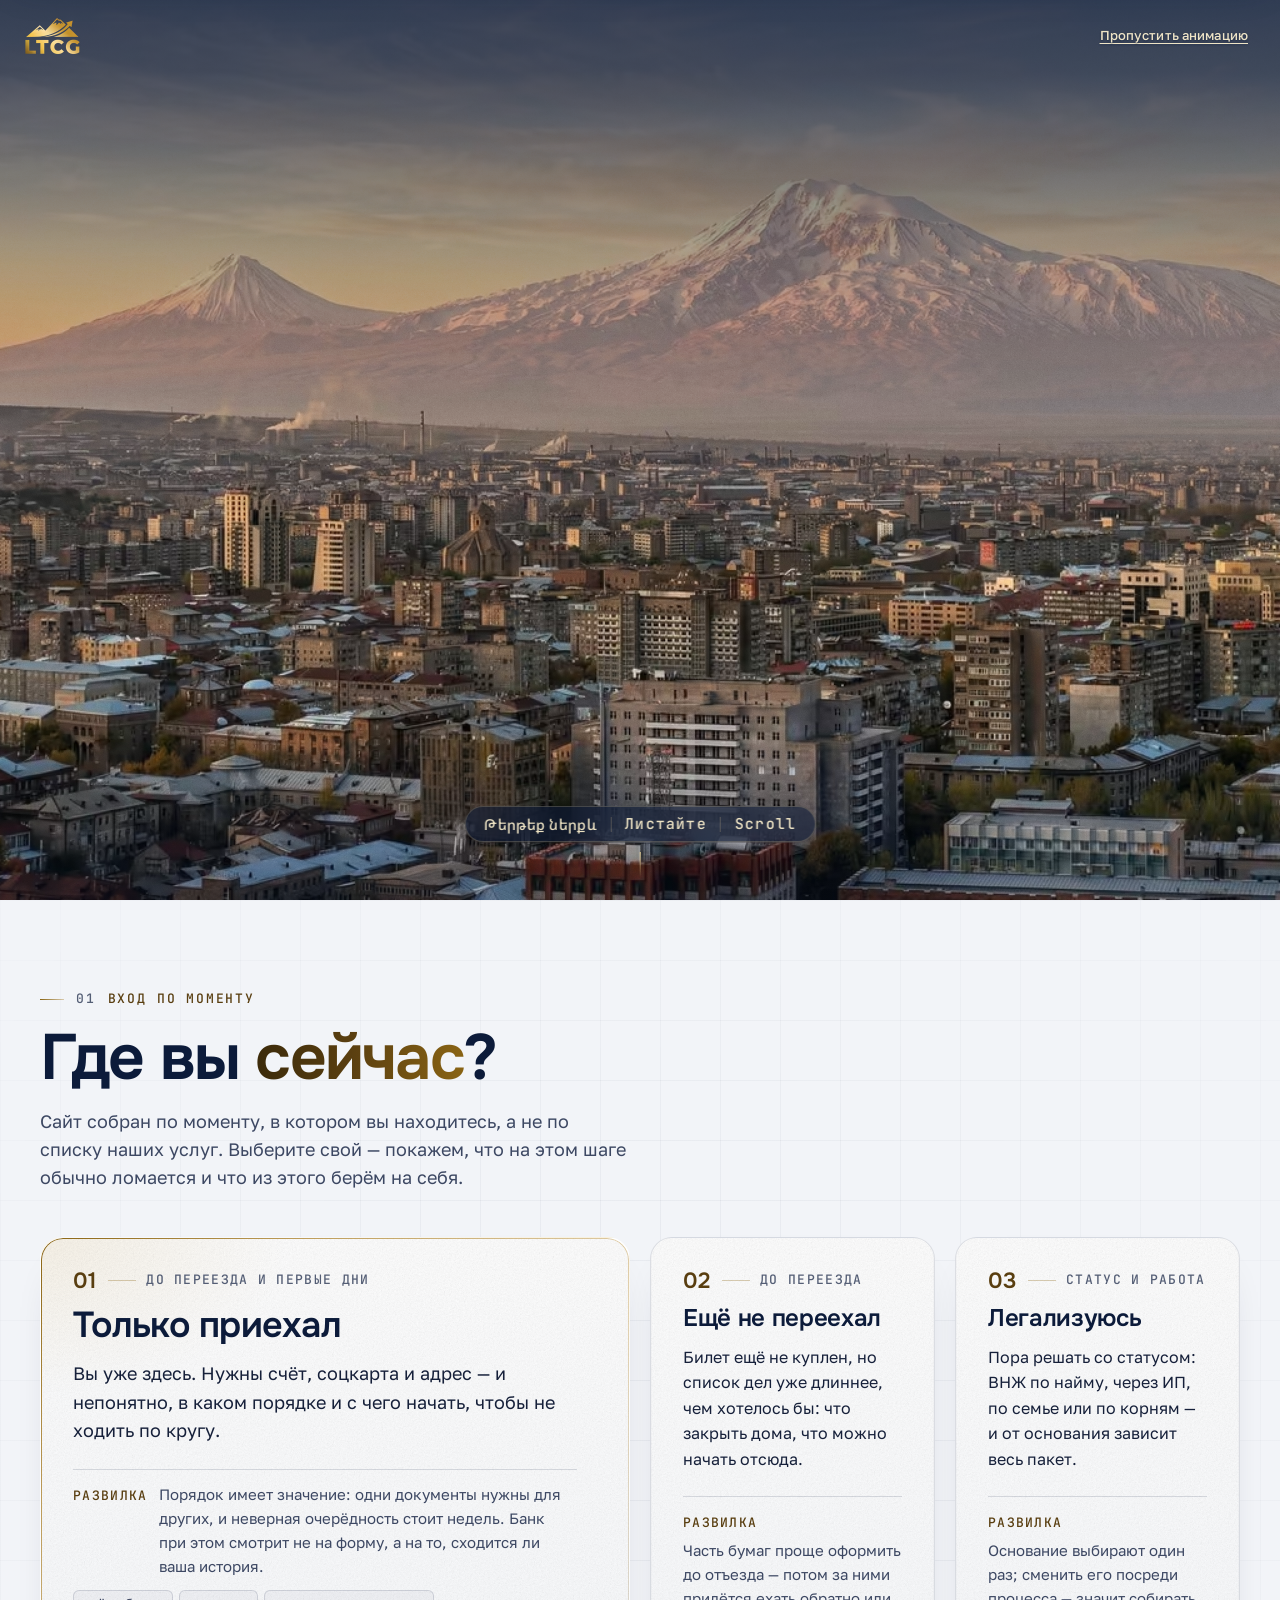
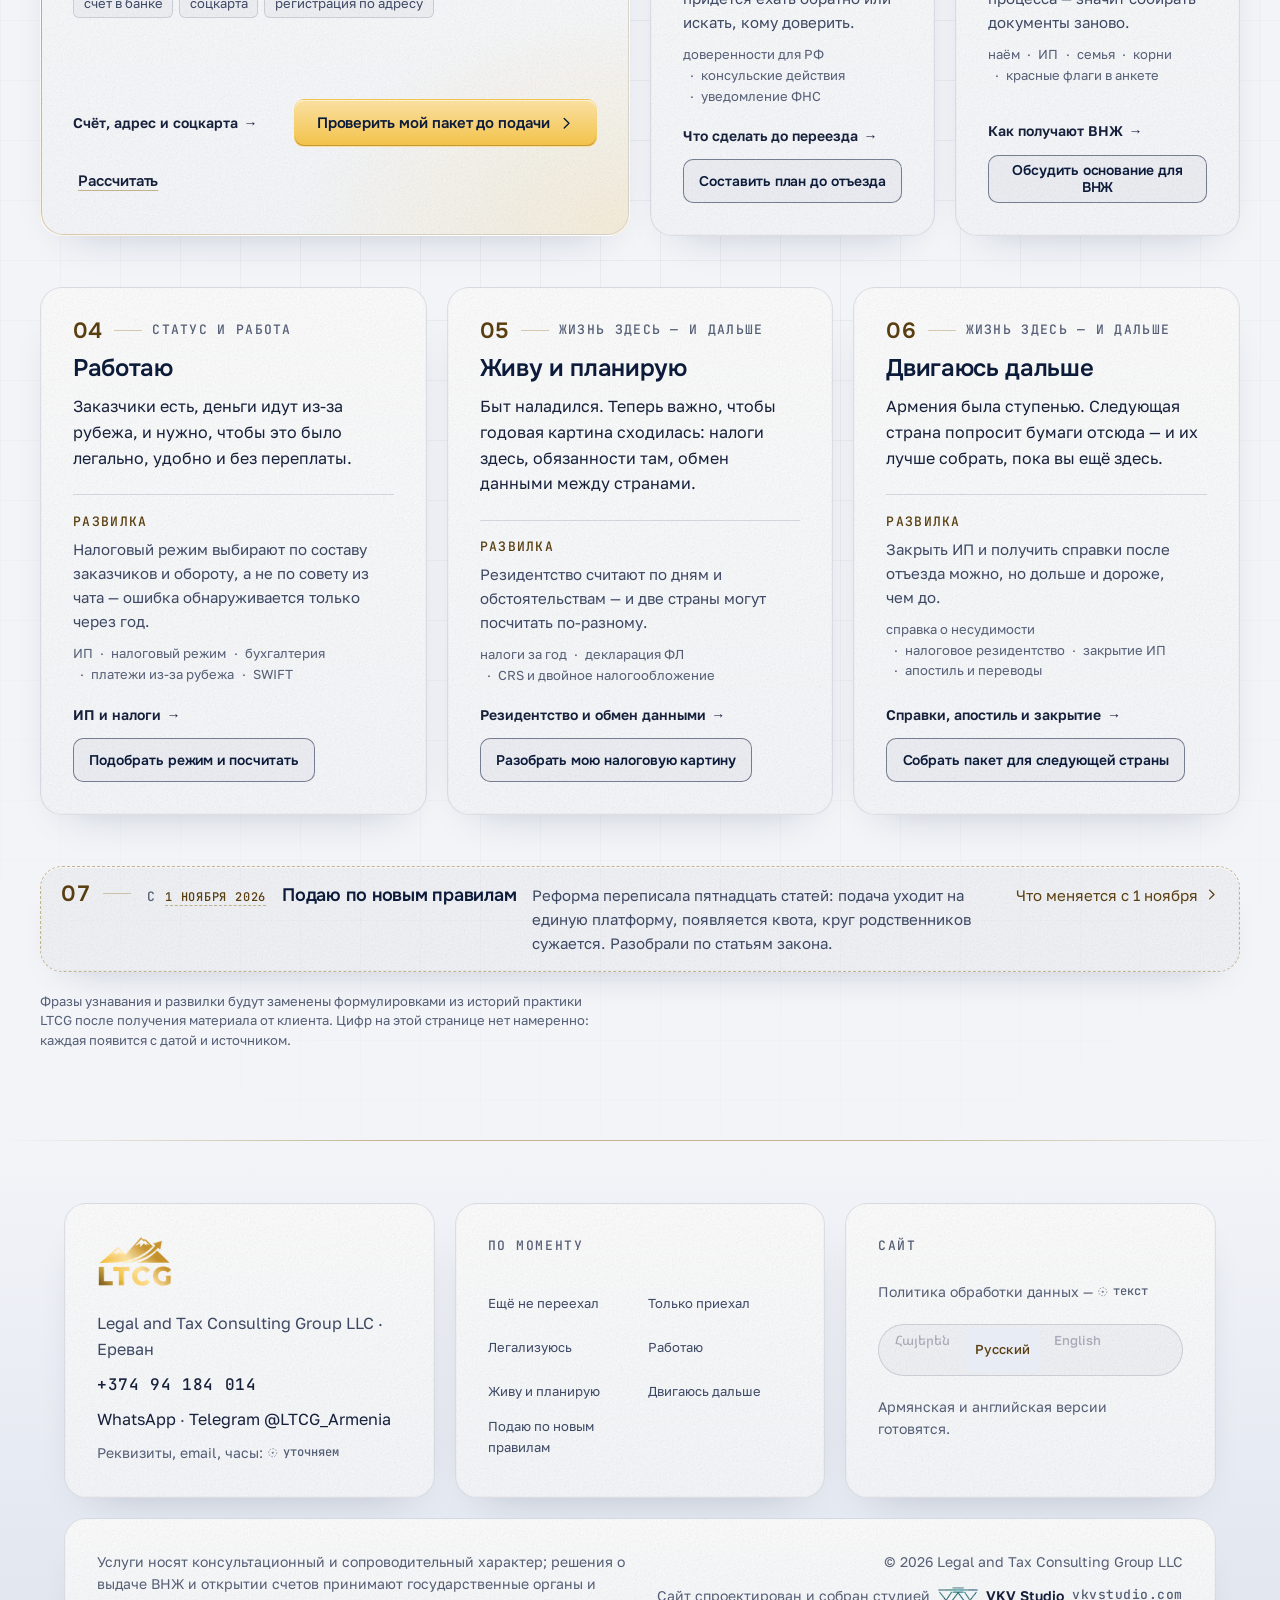
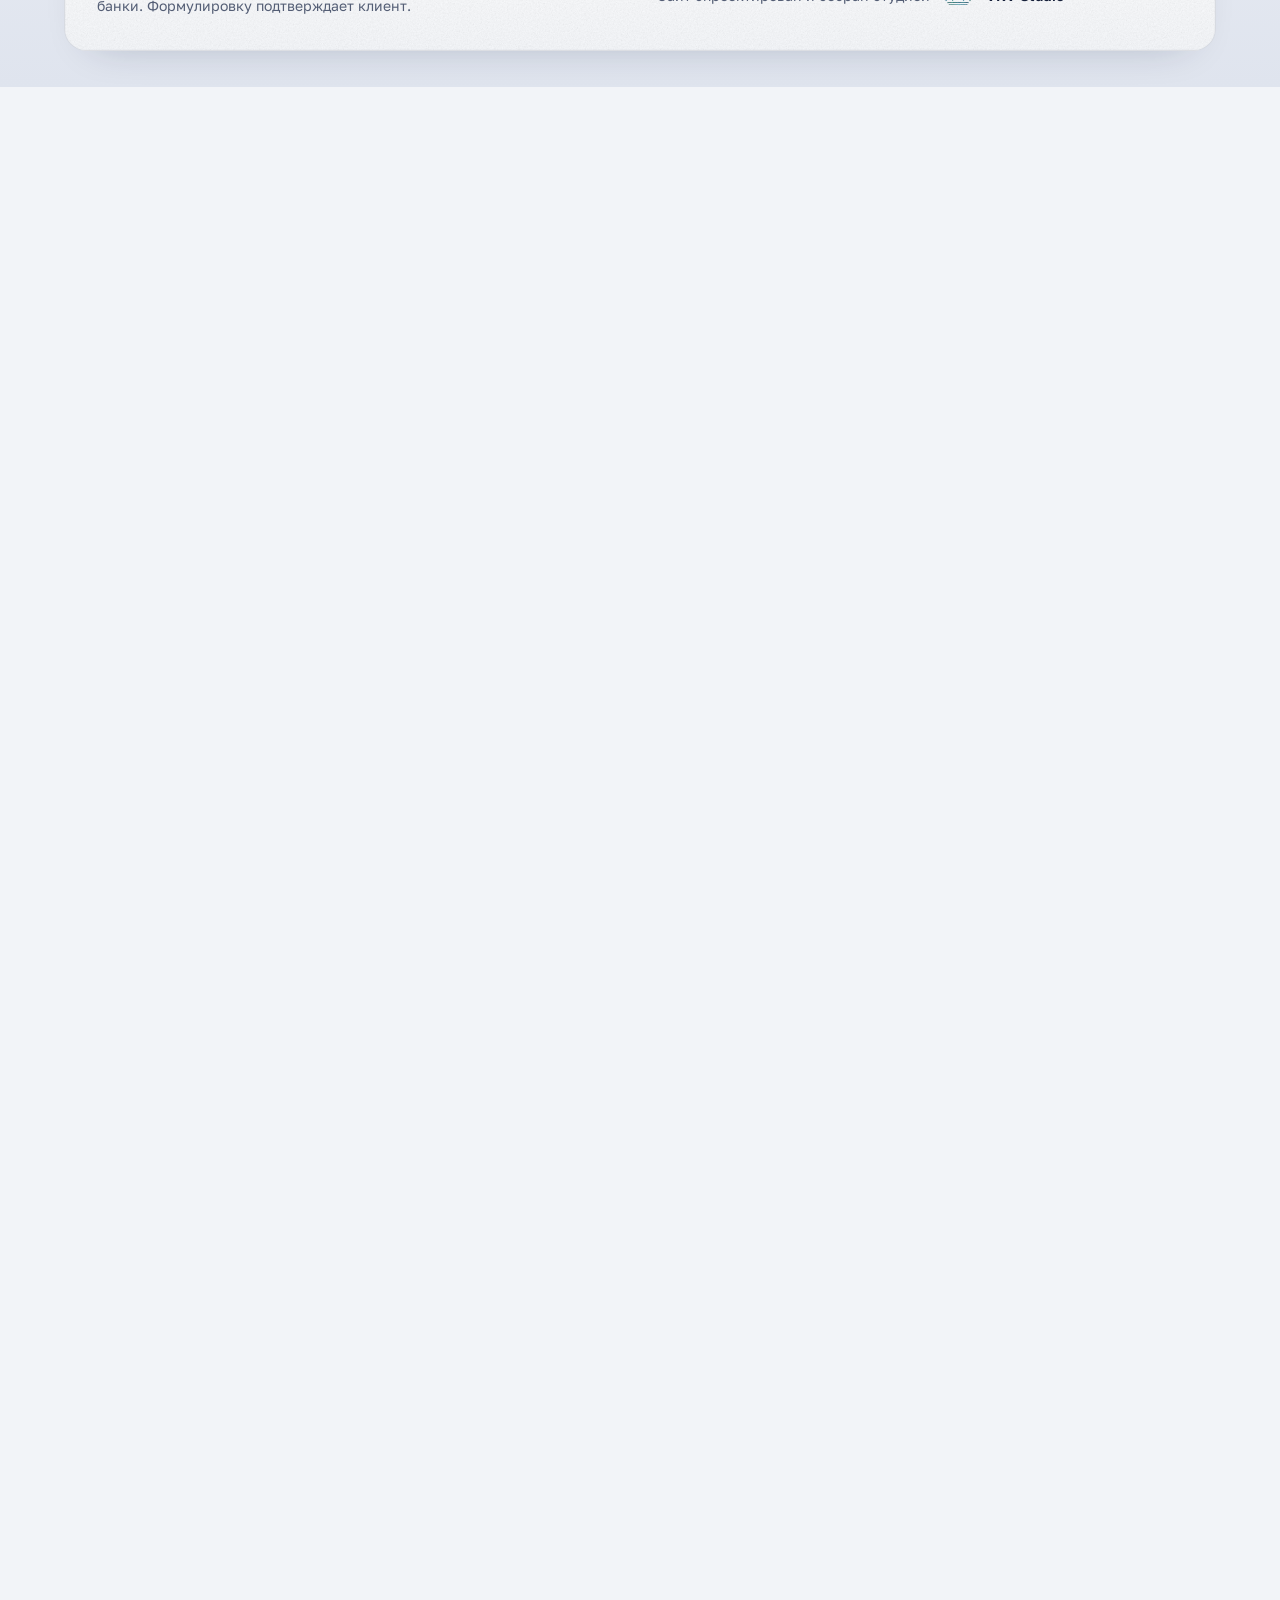
<file: index.html>
<!DOCTYPE html>
<html lang="ru">
<head>
<meta charset="UTF-8">
<meta name="robots" content="noindex, nofollow">
<title>LTCG — черновик сайта</title>
<meta property="og:type" content="website">
<meta property="og:locale" content="ru_RU">
<meta property="og:site_name" content="LTCG — Legal and Tax Consulting Group">
<meta property="og:title" content="LTCG — легализация, налоги и бухгалтерия в Армении">
<meta property="og:description" content="Черновик сайта: вход по моменту вашей жизни, разбор реформы с 1 ноября по статьям закона.">
<meta property="og:url" content="https://smartbulldog-pro.github.io/LTCG/">
<meta property="og:image" content="https://smartbulldog-pro.github.io/LTCG/phase1/assets/og/ltcg-og.jpg">
<meta property="og:image:type" content="image/jpeg">
<meta property="og:image:width" content="1200">
<meta property="og:image:height" content="630">
<meta name="twitter:card" content="summary_large_image">
<meta name="twitter:image" content="https://smartbulldog-pro.github.io/LTCG/phase1/assets/og/ltcg-og.jpg">
<link rel="canonical" href="phase1/home-ru.html">
<meta http-equiv="refresh" content="0; url=phase1/home-ru.html">
<style>body{margin:0;min-height:100svh;display:grid;place-items:center;background:#0C1B3A;color:#FAE0A2;font:500 16px/1.5 system-ui,sans-serif}a{color:#F2C249}</style>
</head>
<body><p>Открываем черновик… <a href="phase1/home-ru.html">Перейти вручную</a></p></body>
</html>
</file>
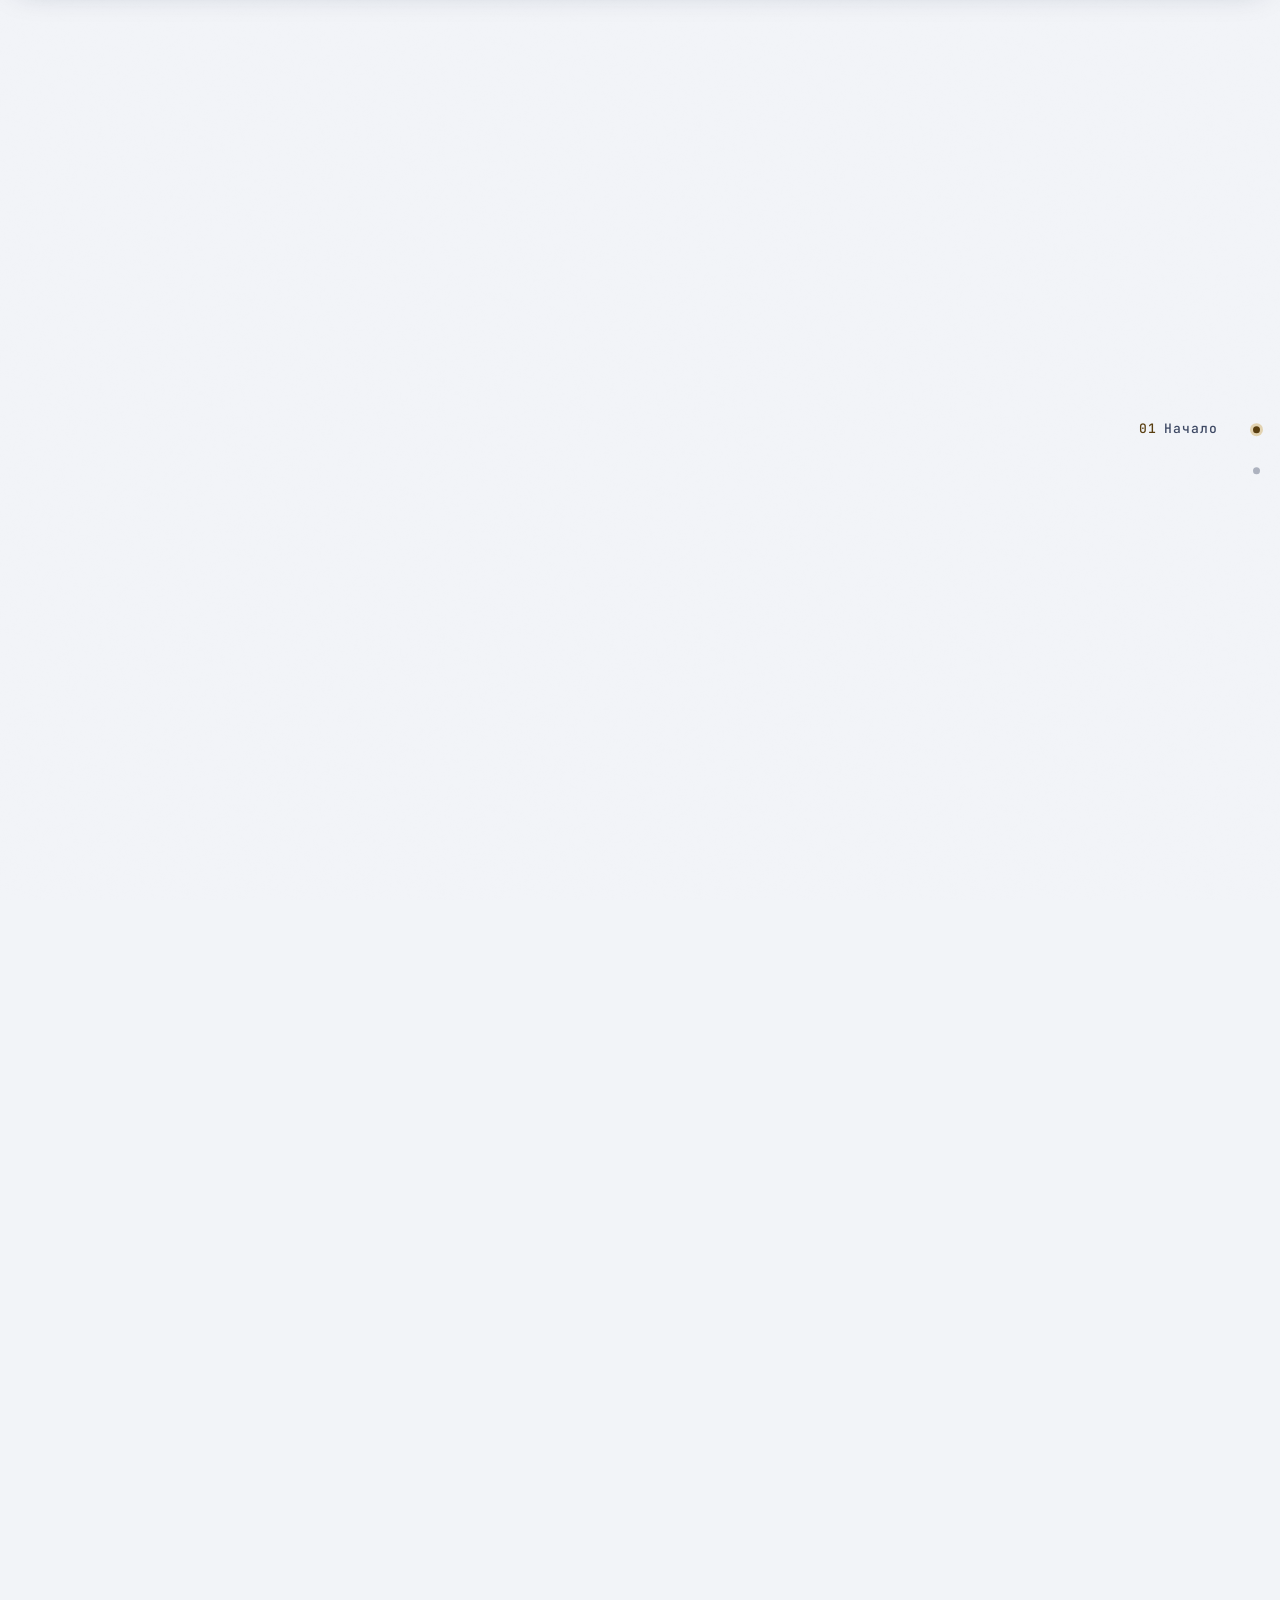
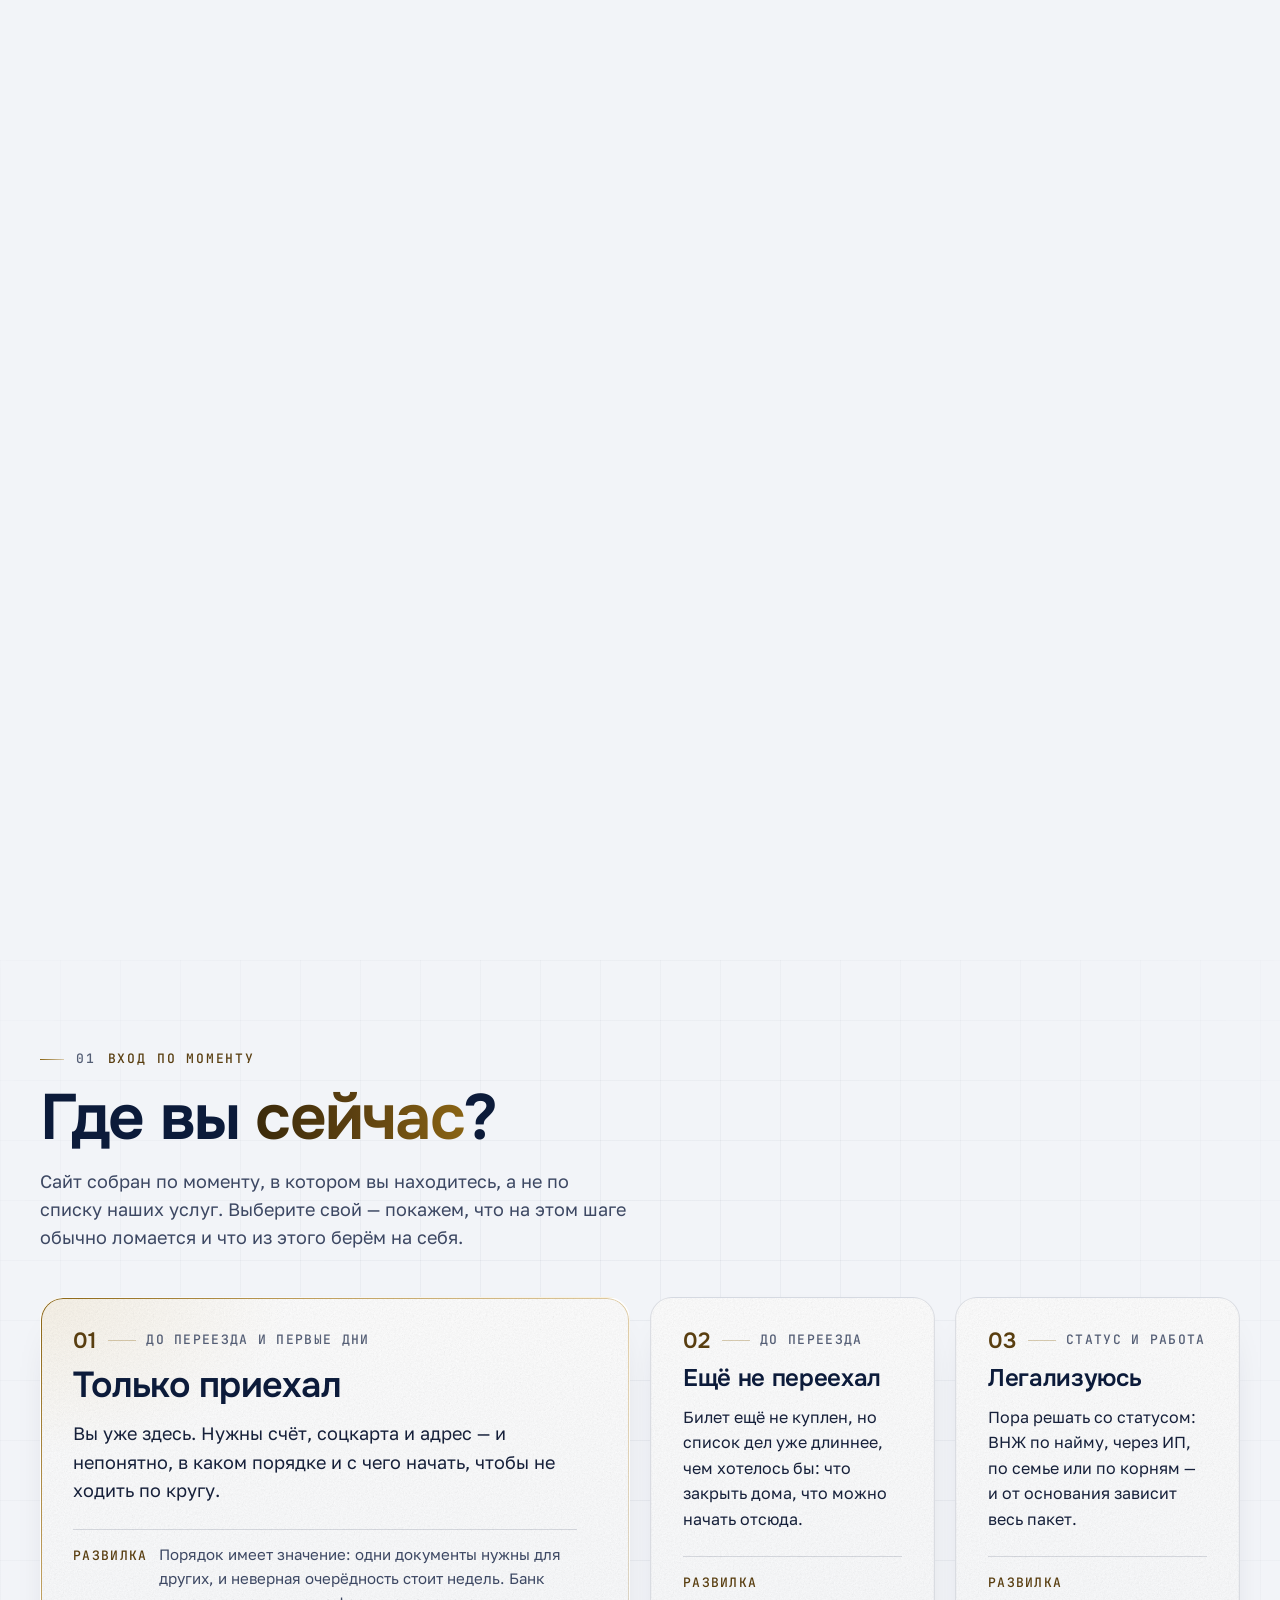
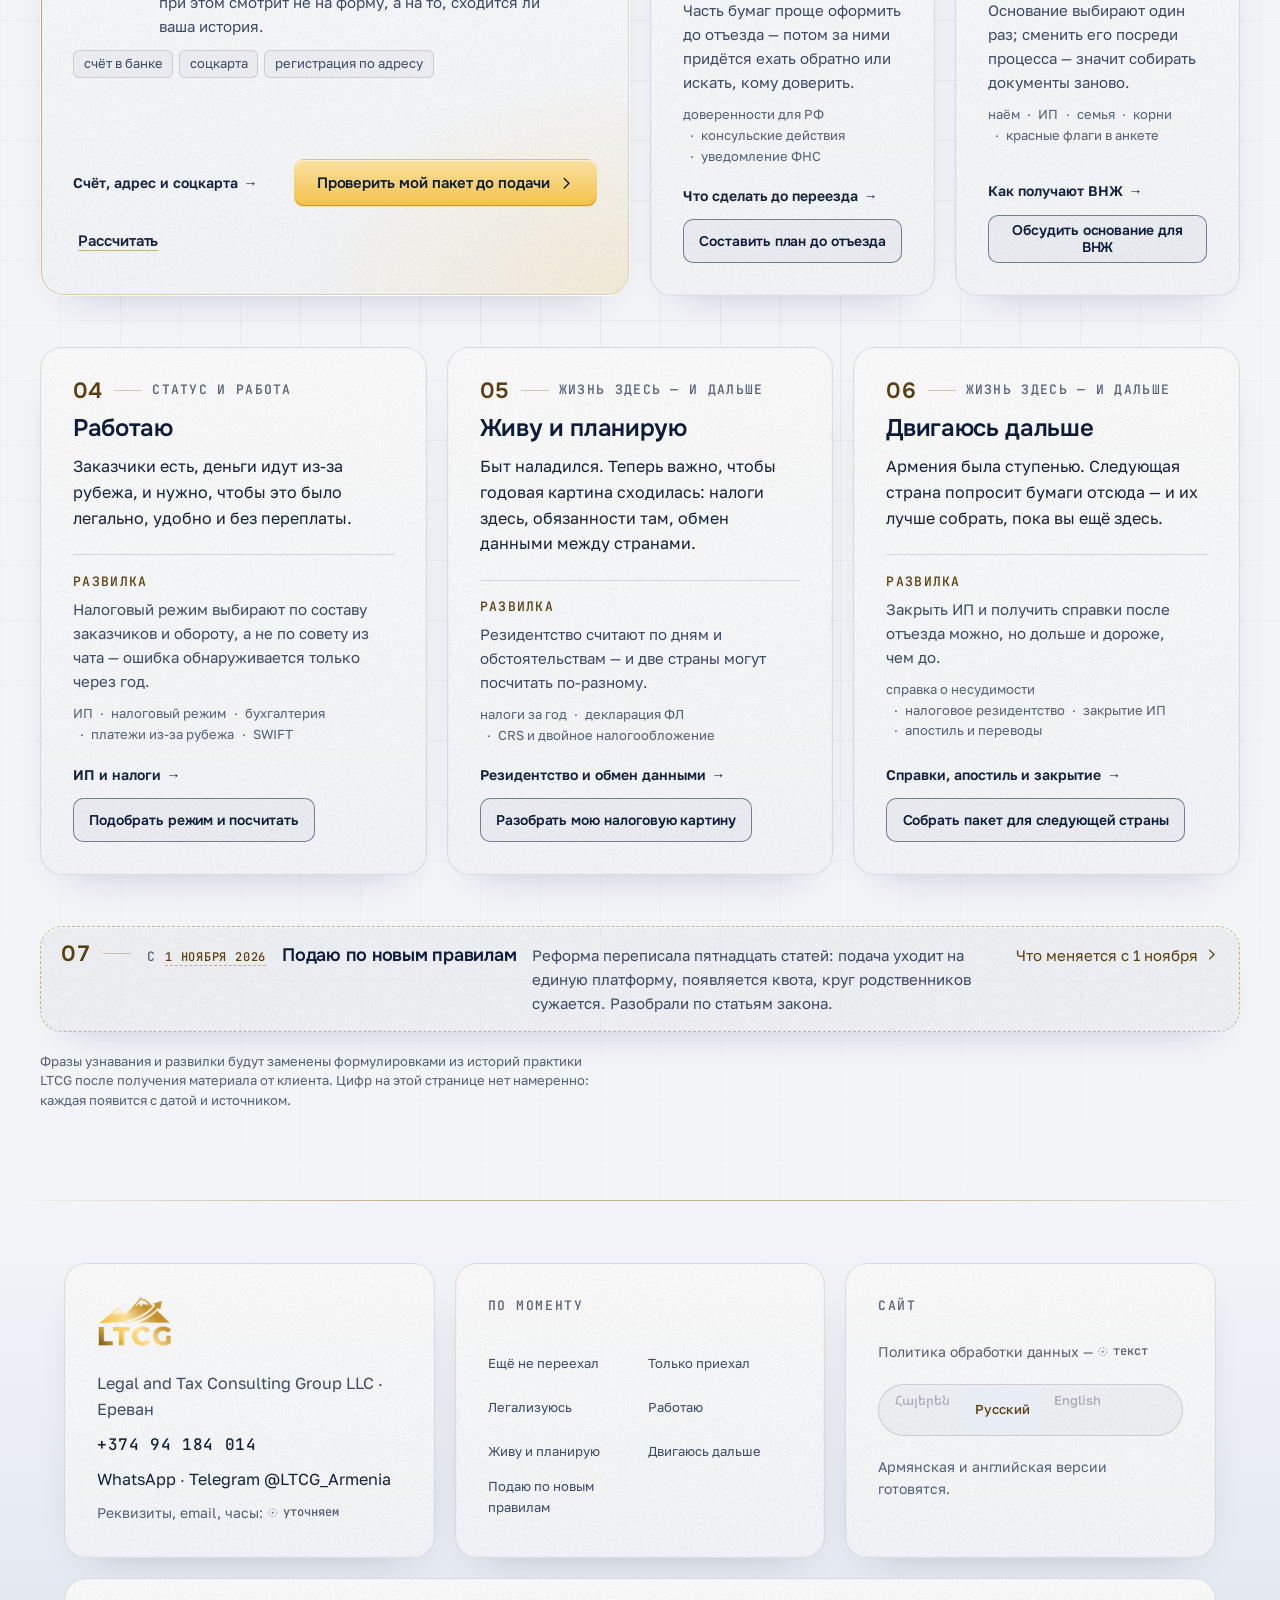
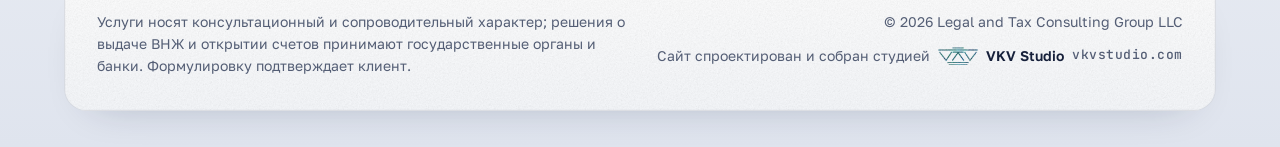
<file: phase1/home-ru.html>
<!DOCTYPE html>
<html lang="ru" data-skin="ru" data-site-root="./" data-site data-v="20260904m18" class="no-js">
<head>
<meta charset="UTF-8">
<meta name="viewport" content="width=device-width, initial-scale=1, viewport-fit=cover">
<script>
/* Тема и класс js — ДО первой отрисовки: иначе на светлой машине страница мигнёт тёмным,
   а .no-js-ветки разметки успеют показаться. Единственный инлайновый скрипт на странице,
   вся остальная логика — во внешних файлах. */
(function(){var h=document.documentElement;h.className=h.className.replace(/\bno-js\b/,'js');
try{var t=localStorage.getItem('ltcg-theme');if(t==='light'||t==='dark')h.setAttribute('data-theme',t);}catch(e){}})();
</script>
<meta name="robots" content="noindex, nofollow">
<title>Легализация, счёт, ИП и бухгалтерия в Армении — LTCG, Ереван</title>
<meta name="description" content="Legal and Tax Consulting Group, Ереван: ВНЖ, регистрация ИП и ООО, открытие счёта, соцкарта, юридический адрес, бухгалтерия. Вход по моменту вашей жизни, цена считается на странице, сроки известны до начала работы.">
<meta name="theme-color" content="#0C1B3A">
<link rel="icon" type="image/svg+xml" href="assets/icons/favicon.svg">
<!-- «Вынести на рабочий стол»: манифест даёт Android и десктопному Chrome
     имя, иконку и запуск без адресной строки; Apple манифест игнорирует и
     читает свои meta — поэтому и то, и другое. -->
<link rel="manifest" href="manifest.webmanifest?v=20260904m18">
<link rel="apple-touch-icon" href="assets/icons/apple-touch-icon.png">
<link rel="icon" type="image/png" sizes="32x32" href="assets/icons/favicon-32.png">
<meta name="apple-mobile-web-app-capable" content="yes">
<meta name="apple-mobile-web-app-status-bar-style" content="black-translucent">
<meta name="apple-mobile-web-app-title" content="LTCG">
<meta name="mobile-web-app-capable" content="yes">

<link rel="canonical" href="https://ltcg.am/">
<link rel="alternate" hreflang="ru" href="https://ltcg.am/">
<link rel="alternate" hreflang="hy" href="https://ltcg.am/hy/">
<link rel="alternate" hreflang="en" href="https://ltcg.am/en/">
<link rel="alternate" hreflang="x-default" href="https://ltcg.am/">

<meta property="og:type" content="website">
<meta property="og:locale" content="ru_RU">
<meta property="og:locale:alternate" content="hy_AM">
<meta property="og:locale:alternate" content="en_US">
<meta property="og:site_name" content="LTCG — Legal and Tax Consulting Group">
<meta property="og:title" content="Где вы сейчас? — LTCG, Ереван">
<meta property="og:description" content="Сайт собран по моменту, в котором вы находитесь, а не по списку услуг. ВНЖ, счёт, ИП, адрес, бухгалтерия — с ценой на странице и сроками до начала работы.">
<!-- Карточка для мессенджеров. Адрес абсолютный: относительный тут не работает,
     превью собирает робот мессенджера, а не браузер. На своём домене поменять. -->
<meta property="og:url" content="https://smartbulldog-pro.github.io/LTCG/phase1/home-ru.html">
<meta property="og:image" content="https://smartbulldog-pro.github.io/LTCG/phase1/assets/og/ltcg-og.jpg">
<meta property="og:image:type" content="image/jpeg">
<meta property="og:image:width" content="1200">
<meta property="og:image:height" content="630">
<meta property="og:image:alt" content="LTCG — Legal and Tax Consulting Group, Ереван">
<meta name="twitter:image" content="https://smartbulldog-pro.github.io/LTCG/phase1/assets/og/ltcg-og.jpg">
<meta name="twitter:card" content="summary_large_image">

<!-- шрифты self-hosted (сабсеты latin / cyrillic / armenian, unicode-range, swap); прелоад — по языку страницы + латиница -->
<link rel="preload" as="font" type="font/woff2" crossorigin href="assets/fonts/onest-500-700-cyrillic.woff2">
<link rel="preload" as="font" type="font/woff2" crossorigin href="assets/fonts/onest-500-700-latin.woff2">
<link rel="preload" as="font" type="font/woff2" crossorigin href="assets/fonts/golos-text-400-cyrillic.woff2">
<link rel="stylesheet" href="css/fonts.css?v=20260904m18">
<link rel="stylesheet" href="css/site.css?v=20260904m18">
<link rel="stylesheet" href="css/site-ru.css?v=20260904m18">
<link rel="stylesheet" href="css/hero.css?v=20260904m18">
<link rel="stylesheet" href="css/main-triptych.css?v=20260904m18">
<link rel="stylesheet" href="css/home-ru.css?v=20260904m18">
<!-- заставка первого экрана на телефоне. media на теге: на десктопе файл
     скачивается с низким приоритетом и рендер не задерживает -->
<link rel="stylesheet" media="(max-width: 767px), (any-pointer: coarse) and (max-width: 1366px)" href="css/hero-mobile.css?v=20260904m18">
<link rel="stylesheet" media="(max-width: 767px), (any-pointer: coarse) and (max-width: 1366px)" href="css/menu-mobile.css?v=20260904m18">
<!-- один загрузчик: гейты reduce / мобильный / указатель → GSAP + Lenis только при движении → хиро → site.js -->
<script defer src="js/boot.js?v=20260904m18"></script>
<script defer src="js/home-ru.js?v=20260904m18"></script>

<script type="application/ld+json">
{
  "@context": "https://schema.org",
  "@graph": [
    {
      "@type": ["LegalService", "ProfessionalService"],
      "@id": "https://ltcg.am/#org",
      "name": "Legal and Tax Consulting Group LLC",
      "alternateName": "LTCG",
      "url": "https://ltcg.am/",
      "logo": { "@type": "ImageObject", "url": "https://ltcg.am/assets/icons/logo-512.png", "width": 512, "height": 512 },
      "image": "https://ltcg.am/assets/hero/A-dusk-1280.jpg",
      "telephone": "+374-94-184-014",
      "sameAs": ["https://t.me/LTCG_Armenia", "https://wa.me/37494184014"],
      "areaServed": { "@type": "Country", "name": "Armenia" },
      "address": { "@type": "PostalAddress", "addressLocality": "Yerevan", "addressCountry": "AM" },
      "availableLanguage": ["ru", "hy", "en"],
      "knowsAbout": ["Вид на жительство в Армении", "Регистрация ИП в Армении", "Открытие счёта в армянском банке", "Налоговые режимы Армении", "Бухгалтерское сопровождение", "Юридический адрес"],
      "hasOfferCatalog": {
        "@type": "OfferCatalog",
        "name": "Услуги",
        "itemListElement": [
          { "@type": "Offer", "itemOffered": { "@type": "Service", "name": "Регистрация ИП" } },
          { "@type": "Offer", "itemOffered": { "@type": "Service", "name": "Регистрация ООО" } },
          { "@type": "Offer", "itemOffered": { "@type": "Service", "name": "Открытие счёта в банке" } },
          { "@type": "Offer", "itemOffered": { "@type": "Service", "name": "Соцкарта и регистрация по адресу" } },
          { "@type": "Offer", "itemOffered": { "@type": "Service", "name": "Юридический адрес и корреспонденция" } },
          { "@type": "Offer", "itemOffered": { "@type": "Service", "name": "Бухгалтерия и налоговый режим" } },
          { "@type": "Offer", "itemOffered": { "@type": "Service", "name": "Налоговое консультирование: резидентство, CRS" } },
          { "@type": "Offer", "itemOffered": { "@type": "Service", "name": "ВНЖ: наём, ИП, семья, корни" } },
          { "@type": "Offer", "itemOffered": { "@type": "Service", "name": "Международные переводы и SWIFT: подготовка" } },
          { "@type": "Offer", "itemOffered": { "@type": "Service", "name": "Справки и закрытие дел" } }
        ]
      }
    },
    {
      "@type": ["WebPage", "FAQPage"],
      "@id": "https://ltcg.am/#page",
      "url": "https://ltcg.am/",
      "name": "Где вы сейчас? — LTCG",
      "inLanguage": "ru",
      "isPartOf": { "@id": "https://ltcg.am/#org" },
      "about": { "@id": "https://ltcg.am/#org" },
      "mainEntity": [
        { "@type": "Question", "name": "Отказали в открытии счёта — что дальше?", "acceptedAnswer": { "@type": "Answer", "text": "Сначала понять, что именно не прошло: подтверждение проживания, источник дохода, цель счёта или несовпадения между документами. Часть причин снимается до повторной подачи — другим банком, другим пакетом или другой последовательностью. Разбирается по вашим документам, не по общему совету." } },
        { "@type": "Question", "name": "Можно ли открыть ИП, не приезжая?", "acceptedAnswer": { "@type": "Answer", "text": "Часть шагов выполняется удалённо по доверенности, но не все: банк и некоторые госорганы хотят видеть человека лично. Что именно можно сделать до приезда в вашем случае — уточняем по вашим документам и гражданству." } },
        { "@type": "Question", "name": "Какой налоговый режим подходит под доход от зарубежных заказчиков?", "acceptedAnswer": { "@type": "Answer", "text": "Зависит от трёх вещей: кто ваши заказчики, какой годовой оборот ожидается и чем вы занимаетесь. У каждого режима есть порог и список запрещённых видов деятельности. Ошибка обнаруживается только на следующий год, поэтому режим выбирают до регистрации, а не после." } },
        { "@type": "Question", "name": "Нужно ли уведомлять ФНС о счёте в Армении?", "acceptedAnswer": { "@type": "Answer", "text": "Обязанность зависит от вашего налогового резидентства в РФ на конец года и от того, сколько дней вы провели за границей. Это отдельный расчёт по календарю, а не общее правило — считаем по вашим датам." } },
        { "@type": "Question", "name": "Что делать, если нет адреса для регистрации?", "acceptedAnswer": { "@type": "Answer", "text": "Адрес нужен раньше, чем кажется: для регистрации ИП, соцкарты и ряда банковских анкет. Если аренда без договора или собственник против, используется юридический адрес с обслуживанием корреспонденции — это одна из наших услуг." } },
        { "@type": "Question", "name": "Можно ли сделать всё самому?", "acceptedAnswer": { "@type": "Answer", "text": "Да. Ломается обычно не на форме, а на порядке шагов, на неподтверждаемом адресе, на выборе режима и на пакете для банка. Мы берём на себя именно эти места — а не «всё», и в таблице на странице честно написано, что именно." } },
        { "@type": "Question", "name": "Берёте ли ВНЖ отдельно?", "acceptedAnswer": { "@type": "Answer", "text": "ВНЖ — это всегда основание: наём, ИП, семья или корни. Отдельно от основания его не бывает, поэтому сначала разбираем, какое основание у вас есть и какое выгоднее, и только потом собираем пакет." } }
      ]
    }
  ]
}
</script>
</head>
<body>

<a class="skip" href="#main">К содержанию</a>

<!-- иконки: SVG-спрайт, currentColor -->
<svg width="0" height="0" style="position:absolute" aria-hidden="true">
  <defs>
    <linearGradient id="gold" gradientUnits="userSpaceOnUse" x1="206.69" y1="971.49" x2="903.97" y2="274.21">
      <stop offset="0.32" stop-color="#C4922B"/><stop offset="0.55" stop-color="#F2C249"/><stop offset="0.79" stop-color="#FAE0A2"/><stop offset="1.0" stop-color="#C4922B"/>
    </linearGradient>
    <symbol id="emblem" viewBox="70 160 875 330">
      <g fill="url(#gold)">
        <path d="M395.61 375.61C364.78 346.18 333.98 316.74 303.18 287.31C228.45 351.94 153.72 416.54 78.99 481.16C133.82 479.61 188.66 478.06 243.5 476.5C326.05 475.33 473.76 460.55 618.97 367.65C663.92 338.9 700.76 307.69 730.52 278.1C702.35 250.58 674.18 223.07 646 195.56C635.87 195.35 625.77 195.1 615.66 194.89C605.77 186.38 595.89 177.87 586 169.36C522.53 238.12 459.07 306.85 395.61 375.61Z"/>
        <path d="M783.7 329.49C771.99 342.4 757.81 356.67 740.94 371.25L632.04 477.59L935.37 477.59Z"/>
        <path d="M761.04 267.86C624.46 457.56 349.91 477.56 349.91 477.56C647.91 480.32 794.84 296.14 794.84 296.14L780.63 279.04Z"/>
        <path d="M740.94 371.25C725.94 384.21 708.81 397.41 689.4 410.12C628.82 449.8 570.97 468.36 531.15 477.59L636.33 477.59L743.03 373.39Z"/>
        <path d="M735.52 244.41L761.04 267.86L794.84 296.14L822.43 318.9L841.75 211.98Z"/>
      </g>
      <g fill="#FFFFFF">
        <path d="M305.18 311.52C323.8 329.22 342.43 346.93 361.05 364.63C347.49 358.88 333.92 353.13 320.35 347.38C321.96 352.9 323.57 358.42 325.18 363.94C318.97 358.65 312.76 353.36 306.56 348.08C298.51 360.26 290.46 372.45 282.41 384.63L282.41 348.08C265.63 356.12 248.84 364.17 232.06 372.22C256.43 351.98 280.81 331.75 305.18 311.52Z"/>
        <path d="M588.69 190.11C596.51 197.24 604.33 204.37 612.14 211.49C621.57 211.72 631 211.95 640.43 212.18C656.75 229.2 673.08 246.21 689.4 263.23C676.3 257.94 663.19 252.65 650.08 247.36L655.6 270.82C643.41 261.62 631.23 252.42 619.04 243.22C605.25 257.94 591.45 272.66 577.65 287.37C576.73 272.43 575.81 257.48 574.89 242.53C554.89 251.96 534.88 261.39 514.88 270.82C539.48 243.91 564.09 217.01 588.69 190.11Z"/>
      </g>
    </symbol>
    <symbol id="i-chevron" viewBox="0 0 24 24"><path d="M9 5l7 7-7 7" fill="none" stroke="currentColor" stroke-width="2" stroke-linecap="round" stroke-linejoin="round"/></symbol>
    <symbol id="i-arrow" viewBox="0 0 24 24"><path d="M5 12h14M13 6l6 6-6 6" fill="none" stroke="currentColor" stroke-width="2" stroke-linecap="round" stroke-linejoin="round"/></symbol>
    <symbol id="i-plus" viewBox="0 0 24 24"><path d="M12 5v14M5 12h14" fill="none" stroke="currentColor" stroke-width="1.8" stroke-linecap="round"/></symbol>
    <symbol id="i-check" viewBox="0 0 24 24"><path d="M5 12.5l4.5 4.5L19 7" fill="none" stroke="currentColor" stroke-width="2.4" stroke-linecap="round" stroke-linejoin="round"/></symbol>
    <symbol id="i-pending" viewBox="0 0 24 24"><circle cx="12" cy="12" r="8.5" fill="none" stroke="currentColor" stroke-width="1.6" stroke-dasharray="3.2 3.2"/><circle cx="12" cy="12" r="2.2" fill="currentColor"/></symbol>
    <symbol id="i-phone" viewBox="0 0 24 24"><path d="M6.6 10.8a15 15 0 0 0 6.6 6.6l2.2-2.2a1 1 0 0 1 1-.25 11.4 11.4 0 0 0 3.6.6 1 1 0 0 1 1 1V20a1 1 0 0 1-1 1A17 17 0 0 1 3 4a1 1 0 0 1 1-1h3.5a1 1 0 0 1 1 1c0 1.25.2 2.45.6 3.6a1 1 0 0 1-.25 1z" fill="currentColor"/></symbol>
    <symbol id="i-tg" viewBox="0 0 24 24"><path d="M21.6 3.3 2.9 10.5c-1.1.4-1.1 1.1-.1 1.4l4.7 1.5 1.8 5.6c.2.6.4.8.9.8.4 0 .6-.2.9-.5l2.3-2.2 4.7 3.5c.9.5 1.5.2 1.7-.8l3.1-14.7c.3-1.3-.5-1.9-1.3-1.8zM8.3 13.4l8.6-5.4c.4-.3.8-.1.5.2l-7.1 6.4-.3 3.1-1.7-4.3z" fill="currentColor"/></symbol>
    <symbol id="i-wa" viewBox="0 0 24 24"><path d="M12 2.2a9.8 9.8 0 0 0-8.4 14.8L2.3 21.8l4.9-1.3A9.8 9.8 0 1 0 12 2.2z" fill="none" stroke="currentColor" stroke-width="1.8" stroke-linejoin="round"/><path d="M8.7 7.6c.2-.4.5-.4.8-.4h.6c.2 0 .4.1.5.4l.8 1.9c.1.2 0 .4-.1.6l-.5.6c-.1.2-.1.3 0 .5.6 1 1.5 1.9 2.6 2.5.2.1.3.1.5 0l.6-.6c.2-.2.4-.2.6-.1l1.8.8c.3.1.4.3.4.5v.7c0 .3-.1.6-.4.8-.6.5-1.4.8-2.2.6-2.6-.6-4.7-2.7-5.7-5.1-.3-.8-.1-1.6.4-2.2z" fill="currentColor"/></symbol>
    <symbol id="i-calc" viewBox="0 0 24 24"><rect x="5" y="3" width="14" height="18" rx="2" fill="none" stroke="currentColor" stroke-width="1.8"/><path d="M8.5 7.5h7M8.5 12h2M13.5 12h2M8.5 16h2M13.5 16h2" fill="none" stroke="currentColor" stroke-width="1.8" stroke-linecap="round"/></symbol>
    <symbol id="i-menu" viewBox="0 0 24 24"><path d="M4 7h16M4 12h16M4 17h16" fill="none" stroke="currentColor" stroke-width="1.8" stroke-linecap="round"/></symbol>
    <symbol id="i-close" viewBox="0 0 24 24"><path d="M6 6l12 12M18 6L6 18" fill="none" stroke="currentColor" stroke-width="1.8" stroke-linecap="round"/></symbol>
    <symbol id="i-sun" viewBox="0 0 24 24"><circle cx="12" cy="12" r="4.2" fill="none" stroke="currentColor" stroke-width="1.7"/><path d="M12 2.5v2.2M12 19.3v2.2M4.2 4.2l1.6 1.6M18.2 18.2l1.6 1.6M2.5 12h2.2M19.3 12h2.2M4.2 19.8l1.6-1.6M18.2 5.8l1.6-1.6" fill="none" stroke="currentColor" stroke-width="1.7" stroke-linecap="round"/></symbol>
    <symbol id="i-moon" viewBox="0 0 24 24"><path d="M20 14.2A8.2 8.2 0 0 1 9.8 4a8.4 8.4 0 1 0 10.2 10.2z" fill="none" stroke="currentColor" stroke-width="1.7" stroke-linejoin="round"/></symbol>
    <symbol id="i-auto" viewBox="0 0 24 24"><circle cx="12" cy="12" r="8.4" fill="none" stroke="currentColor" stroke-width="1.7"/><path d="M12 3.6a8.4 8.4 0 0 1 0 16.8z" fill="currentColor"/></symbol>
    <!-- знак хиро: заполняется из assets/hero/logo.svg скриптом -->
    <symbol id="hsLogoLetters" viewBox="67 524 889 236"></symbol>
    <symbol id="hsLogoMark" viewBox="67 169 889 590"></symbol>
  </defs>
</svg>

<!-- ═══ Шапка: стекло, появляется после хиро ═══════════════════ -->
<header class="hdr glass" id="hdr">
  <div class="wrap hdr__in">
    <a class="brand" href="./home-ru.html" data-path="" aria-label="LTCG — на главную">
      <picture>
        <source type="image/avif" srcset="assets/logo/ltcg-lockup@2x.avif 2x, assets/logo/ltcg-lockup@3x.avif 3x">
        <source type="image/webp" srcset="assets/logo/ltcg-lockup@2x.webp 2x, assets/logo/ltcg-lockup@3x.webp 3x">
        <img class="brand-logo" src="assets/logo/ltcg-lockup@2x.png" width="57" height="38" alt="" decoding="async">
      </picture>
    </a>
    <div class="hdr__mid">
      <span class="hdr__chosen" data-chosen hidden>Вы выбрали: <b data-chosen-name></b> <a href="./home-ru.html#contact" data-cta>Обсудить</a></span>
      <a class="btn btn--primary btn--sm hdr__cta" href="./home-ru.html#calc">Рассчитать стоимость <svg aria-hidden="true"><use href="#i-chevron"/></svg></a>
    </div>
    <!-- Меню телефона. Кнопка стоит с hidden и открывается скриптом: без JS
         меню не собирается, и мёртвой кнопки на экране быть не должно.
         Содержимое панели js/menu-mobile.js берёт из самой страницы и из
         подвала — второго списка разделов в разметке нет и разъехаться нечему. -->
    <button class="hdr__menu" type="button" data-burger aria-expanded="false" aria-controls="mnav" hidden>
      <span class="hdr__menu-box" aria-hidden="true"><i></i><i></i><i></i></span>
      <span class="hdr__menu-txt">Меню</span>
    </button>

    <div class="themer" role="group" aria-label="Тема оформления" data-themer>
      <button class="themer__btn" type="button" data-theme-set="auto" aria-pressed="true" title="Как в системе"><svg aria-hidden="true"><use href="#i-auto"/></svg><span class="sr-only">Как в системе</span></button>
      <button class="themer__btn" type="button" data-theme-set="light" aria-pressed="false" title="Светлая тема"><svg aria-hidden="true"><use href="#i-sun"/></svg><span class="sr-only">Светлая тема</span></button>
      <button class="themer__btn" type="button" data-theme-set="dark" aria-pressed="false" title="Тёмная тема"><svg aria-hidden="true"><use href="#i-moon"/></svg><span class="sr-only">Тёмная тема</span></button>
    </div>
  </div>
</header>

<div class="menu glass" id="menu" hidden>
  <nav class="menu__list" aria-label="Разделы">
    <a href="#where">Где вы сейчас?</a>
    <a href="#calc" hidden data-parked>Цены</a>
    <a href="#bank" hidden data-parked>Счёт в банке</a>
    <a href="#services" hidden data-parked>Услуги</a>
    <a href="#faq" hidden data-parked>Вопросы</a>
    <a href="#contact" hidden data-parked>Контакты</a>
  </nav>
  <div class="menu__row">
    <a class="btn btn--primary" href="#calc">Рассчитать стоимость <svg aria-hidden="true"><use href="#i-chevron"/></svg></a>
    <a class="btn btn--outline" href="tel:+37494184014"><svg aria-hidden="true"><use href="#i-phone"/></svg> +374 94 184 014</a>
  </div>
  <div class="themer" role="group" aria-label="Тема оформления" data-themer>
      <button class="themer__btn" type="button" data-theme-set="auto" aria-pressed="true" title="Как в системе"><svg aria-hidden="true"><use href="#i-auto"/></svg><span class="sr-only">Как в системе</span></button>
      <button class="themer__btn" type="button" data-theme-set="light" aria-pressed="false" title="Светлая тема"><svg aria-hidden="true"><use href="#i-sun"/></svg><span class="sr-only">Светлая тема</span></button>
      <button class="themer__btn" type="button" data-theme-set="dark" aria-pressed="false" title="Тёмная тема"><svg aria-hidden="true"><use href="#i-moon"/></svg><span class="sr-only">Тёмная тема</span></button>
    </div>
  <nav class="menu__langs" aria-label="Язык сайта">
    <a href="hy/" data-path="hy/" lang="hy" hreflang="hy">Հայերեն</a>
    <a href="./" data-path="" lang="ru" aria-current="page">Русский</a>
    <a href="en/" data-path="en/" lang="en" hreflang="en">English</a>
  </nav>
</div>

<!-- ═══ Хиро: шапка-знак и секция .hs — из hero-slice.html как есть (js/hero-scroll.js + css/hero.css) ═══ -->
<header class="site-head" id="siteHead" inert>
  <a class="site-head__brand" href="./" data-path="" aria-label="LTCG — на главную">
    <!-- Настоящий знак компании. media у первых трёх <source> ДОСЛОВНО повторяет мобильную
         ветку hero.css: на узком — только эмблема, на широком — эмблема с буквами. -->
    <picture>
      <source type="image/avif" media="(max-width: 767px), (max-height: 767px) and (pointer: coarse)" srcset="assets/logo/ltcg-mark@2x.avif 2x, assets/logo/ltcg-mark@3x.avif 3x">
      <source type="image/webp" media="(max-width: 767px), (max-height: 767px) and (pointer: coarse)" srcset="assets/logo/ltcg-mark@2x.webp 2x, assets/logo/ltcg-mark@3x.webp 3x">
      <source media="(max-width: 767px), (max-height: 767px) and (pointer: coarse)" srcset="assets/logo/ltcg-mark@2x.png 2x">
      <source type="image/avif" srcset="assets/logo/ltcg-lockup@2x.avif 2x, assets/logo/ltcg-lockup@3x.avif 3x">
      <source type="image/webp" srcset="assets/logo/ltcg-lockup@2x.webp 2x, assets/logo/ltcg-lockup@3x.webp 3x">
      <img class="brand-logo" src="assets/logo/ltcg-lockup@2x.png" width="57" height="38" alt="" decoding="async">
    </picture>
  </a>
</header>

<section class="hs" id="hero" data-hero-scroll aria-label="Главный экран" data-rail-label="Начало">
    <div class="hs__stage">
      <!-- первая в табе: выход из анимации доступен с клавиатуры до любого другого элемента -->
      <a class="hs__skip" href="#triGate">Пропустить анимацию</a>

      <!-- слой 0: постер — LCP-элемент. Движок берёт из него первый битмап и накрывает canvas тем же кадром -->
      <div class="hs__poster" aria-hidden="true">
        <picture>
          <!-- Телефон: вертикальный кадр 9:16. Он же фон заставки «Арарат → знак»
               (js/hero-mobile.js) — одна картинка на экран, второй загрузки под
               слой анимации нет. Горизонтальный кадр сюда не годится: при cover
               на 390×844 от него остаётся полоса неба. -->
          <source type="image/avif" media="(max-width: 767px), (any-pointer: coarse) and (max-width: 1366px)" sizes="100vw"
                  srcset="assets/hero/m/ararat-540.avif 540w, assets/hero/m/ararat-720.avif 720w, assets/hero/m/ararat-1080.avif 1080w">
          <source type="image/webp" media="(max-width: 767px), (any-pointer: coarse) and (max-width: 1366px)" sizes="100vw"
                  srcset="assets/hero/m/ararat-540.webp 540w, assets/hero/m/ararat-720.webp 720w, assets/hero/m/ararat-1080.webp 1080w">
          <source type="image/jpeg" media="(max-width: 767px), (any-pointer: coarse) and (max-width: 1366px)" sizes="100vw"
                  srcset="assets/hero/m/ararat-540.jpg 540w, assets/hero/m/ararat-720.jpg 720w, assets/hero/m/ararat-1080.jpg 1080w">
          <source type="image/avif" sizes="100vw"
                  srcset="assets/hero/lcp/A-1280.avif 1280w, assets/hero/lcp/A-1920.avif 1920w, assets/hero/lcp/A-2560.avif 2560w">
          <source type="image/webp" sizes="100vw"
                  srcset="assets/hero/lcp/A-1280.webp 1280w, assets/hero/lcp/A-1920.webp 1920w, assets/hero/lcp/A-2560.webp 2560w">
          <img src="assets/hero/lcp/A-1280.jpg" width="2560" height="1440" alt="" fetchpriority="high" decoding="async" loading="eager">
        </picture>
      </div>

      <!-- слой M: заставка телефона — «Арарат → знак → выбор языка».
           На десктопе не показывается (css/hero-mobile.css грузится с media),
           движок к ней подаётся только на мобильном гейте boot.js.
           Без JS остаётся пустым слоем поверх фотографии: экран цел. -->
      <div class="hm" data-hero-mobile aria-hidden="true">
        <div class="hm__veil"></div>
        <svg class="hm__vec" aria-hidden="true" focusable="false">
          <defs>
            <!-- фирменный градиент знака, координаты из assets/hero/logo.json;
                 userSpaceOnUse — заливка едет вместе с знаком и не «плывёт» -->
            <linearGradient id="hmGold" gradientUnits="userSpaceOnUse"
                            x1="206.69" y1="971.49" x2="903.97" y2="274.21">
              <stop offset="0.32" stop-color="#C4922B"/>
              <stop offset="0.55" stop-color="#F2C249"/>
              <stop offset="0.79" stop-color="#FAE0A2"/>
              <stop offset="1"    stop-color="#C4922B"/>
            </linearGradient>
          </defs>
          <g class="hm__logo"></g>
          <path class="hm__edge" d=""/>
        </svg>
      </div>

      <!-- слой 1: фотоплиты + грейд -->
      <canvas class="hs__canvas" aria-hidden="true"></canvas>

      <!-- слой 2: свет (screen) — без фильтров: свечение тремя штрихами, искра спрайтом -->
      <svg class="hs__svg hs__svg--light" aria-hidden="true">
        <defs>
          <radialGradient id="hsSparkGrad">
            <stop offset="0" stop-color="#FFFFFF"/>
            <stop offset="0.25" stop-color="#FAE0A2"/>
            <stop offset="1" stop-color="#F2C249" stop-opacity="0"/>
          </radialGradient>
          <linearGradient id="hsTailGrad" gradientUnits="userSpaceOnUse" x1="136" y1="0" x2="2491" y2="0">
            <stop offset="0" stop-color="#FAE0A2"/>
            <stop offset="1" stop-color="#FFF3D0"/>
          </linearGradient>
          <mask id="hsSwooshMaskL" maskUnits="userSpaceOnUse" x="-1000" y="-1000" width="4560" height="3440">
            <path class="hs__swoosh-mask-path" fill="none" stroke="#fff" stroke-width="260" stroke-linecap="round" d="M0 0"/>
          </mask>
        </defs>
        <g class="hs__world">
          <path id="hsGlow" class="hs__glow" d=""/>
          <circle id="hsSpark" r="120" fill="url(#hsSparkGrad)" opacity="0"/>
          <!-- свош как свет: те же формы логотипа, светлое золото, под маской прорисовки -->
          <g mask="url(#hsSwooshMaskL)"><g id="hsSwooshLight" opacity="0"></g></g>
        </g>
      </svg>

      <!-- слой 3: золото -->
      <svg class="hs__svg hs__svg--solid" aria-hidden="true">
        <defs>
          <linearGradient id="hsGold" x1="0" y1="1" x2="1" y2="0">
            <stop offset="0" stop-color="#C4922B"/>
            <stop offset="0.55" stop-color="#F2C249"/>
            <stop offset="1" stop-color="#FAE0A2"/>
          </linearGradient>
          <linearGradient id="hsEdgeGrad" gradientUnits="userSpaceOnUse" x1="136" y1="0" x2="2491" y2="0">
            <stop offset="0" stop-color="#F2C249"/>
            <stop offset="0.55" stop-color="#FAE0A2"/>
            <stop offset="1" stop-color="#FFF3D0"/>
          </linearGradient>
          <mask id="hsSwooshMaskS" maskUnits="userSpaceOnUse" x="-1000" y="-1000" width="4560" height="3440">
            <path class="hs__swoosh-mask-path" fill="none" stroke="#fff" stroke-width="260" stroke-linecap="round" d="M0 0"/>
          </mask>
        </defs>
        <g class="hs__world">
          <path id="hsFill" class="hs__fill" d=""/>
          <g id="hsShapes" opacity="0"></g>
          <g id="hsSnow" opacity="0"></g>
          <path id="hsEdgeShadow" class="hs__edge-shadow" d=""/>
          <path id="hsEdgeBody" class="hs__edge-body" d=""/>
          <path id="hsEdge" class="hs__edge" d=""/>
          <g mask="url(#hsSwooshMaskS)"><g id="hsSwoosh" opacity="0"></g></g>
          <g id="hsHead" opacity="0"></g>
          <g id="hsLetters" class="hs__letters" opacity="0"></g>
          <g id="hsTagline" class="hs__letters" opacity="0"></g>
        </g>
      </svg>

      <!-- слой 4: зерно — PNG-спрайт, не фильтр -->
      <div class="hs__grain" aria-hidden="true"></div>

      <!-- ролик «стекло → офис → монитор»: скрытый источник кадров для canvas, all-intra, без звука -->
      <video class="hs__video" muted playsinline preload="none" aria-hidden="true" tabindex="-1" data-src="assets/hero/flow/office-walk-intra.mp4"></video>

      <!-- слой 5: живой DOM — экран монитора. Свечение отдельным элементом: clip-path на экране режет тень -->
      <div class="hs__screen-glow" aria-hidden="true"></div>
      <div class="hs__screen" id="hsScreen">
        <!-- ВНУТРИ МОНИТОРА — ГЛАВНЫЙ ЭКРАН: ворота выбора языка (partials/main-triptych.html).
             Тот же DOM, что развернётся на весь вьюпорт: тема и вёрстка совпадают, перехода нет. -->
        <section class="tri tri--screen pg" id="triGate" data-tri aria-labelledby="triTitle">


  <!-- подсказка стоит НАД панелями: это заголовок выбора, а не сноска -->
  <p class="lang-hint" id="triHint" hidden><span class="lang-hint__line"><span class="lang-hint__col" lang="hy" data-draft="native-review-pending"><span class="lang-hint__pick">Ընտրեք ձեր լեզուն</span><span class="lang-hint__back">Վերև — վերադառնալ սկզբին</span></span><span class="lang-hint__col" lang="ru"><span class="lang-hint__pick">Выберите язык</span><span class="lang-hint__back">Вверх — вернуться к началу</span></span><span class="lang-hint__col" lang="en"><span class="lang-hint__pick">Choose your language</span><span class="lang-hint__back">Up — back to the start</span></span></span></p>
          <!-- единственный h1 экрана. Стоит первым в DOM — читалка встречает
               заголовок раньше ссылок; визуально его роль играет знак ниже. -->
          <h1 class="tri__title sr-only" id="triTitle">LTCG — Legal and Tax Consulting Group. Выберите язык · Choose your language</h1>

          <!-- ── три части. Порядок утверждён клиентом 31.08: HY · RU · EN ────────
               Вся треть — одна ссылка: тач-цель заведомо больше 44 px.
               Языки идут первыми в табе; переключатель темы — после них.        -->

          <!-- I · КЛАССИКА — неоклассика, гравюра по туфу -->
          <a class="tri__part tri__part--hy is-soon" data-lang="hy" aria-disabled="true" tabindex="-1"
             lang="hy" hreflang="hy" style="--p:0">
            <span class="tri__art" aria-hidden="true"></span>
            <span class="tri__scrim" aria-hidden="true"></span>

            <span class="tri__idx" style="--i:0">
              <i class="tri__tick" aria-hidden="true"></i><span class="tri__ord">I</span>
            </span>
            <span class="tri__name" style="--i:1">Հայերեն</span>
            <!-- ЧЕРНОВИК. CLAUDE.md запрещает выдавать сгенерированный армянский за
                 готовый: строка и слово действия помечены слотом (золотая подложка)
                 и data-draft. До вычитки носителем на прод не идут.
                 Гарантирован только автоним «Հայերեն». -->
            <span class="tri__aud" style="--i:2"><span data-draft="native-review-pending">Հաշվապահություն և հարկեր</span></span>
            <span class="tri__act" style="--i:3">
              <span class="tri__word" data-draft="native-review-pending">Շարունակել</span>
              <svg class="tri__arw" viewBox="0 0 24 12" aria-hidden="true" focusable="false"><path d="M0 6h20.4M15.6 1.2 20.4 6l-4.8 4.8" fill="none" stroke="currentColor" stroke-linecap="round" stroke-linejoin="round"/></svg>
            </span>
          </a>

          <!-- II · СОВРЕМЕННОСТЬ — тёмный прибор со стеклом. Язык по умолчанию:
               помечен золотым квадратом 6 px, золотым швом и aria-current — без
               карточки, без рамки, без увеличенного кегля. -->
          <a class="tri__part tri__part--ru is-active" href="#where" data-lang="ru"
             lang="ru" hreflang="ru" aria-current="true" data-default="true" style="--p:1">
            <span class="tri__art" aria-hidden="true"></span>
            <span class="tri__scrim" aria-hidden="true"></span>
            <span class="tri__glass" aria-hidden="true"></span>

            <span class="tri__idx" style="--i:0">
              <i class="tri__tick" aria-hidden="true"></i><span class="tri__ord">02</span>
            </span>
            <span class="tri__name" style="--i:1">Русский<span class="sr-only"> — выбран по умолчанию · selected by default · ընտրված է լռելյայն</span></span>
            <span class="tri__aud" style="--i:2">Релокация, ВНЖ и налоги</span>
            <span class="tri__act" style="--i:3">
              <span class="tri__word">Продолжить</span>
              <svg class="tri__arw" viewBox="0 0 24 12" aria-hidden="true" focusable="false"><path d="M0 6h20.4M15.6 1.2 20.4 6l-4.8 4.8" fill="none" stroke="currentColor" stroke-linecap="round" stroke-linejoin="round"/></svg>
            </span>
          </a>

          <!-- III · БУДУЩЕЕ — редакционная бумага, воздух -->
          <a class="tri__part tri__part--en is-soon" data-lang="en" aria-disabled="true" tabindex="-1"
             lang="en" hreflang="en" style="--p:2">
            <span class="tri__art" aria-hidden="true"></span>
            <span class="tri__scrim" aria-hidden="true"></span>

            <span class="tri__idx" style="--i:0">
              <i class="tri__tick" aria-hidden="true"></i><span class="tri__ord">№&nbsp;03</span>
            </span>
            <span class="tri__name" style="--i:1">English</span>
            <span class="tri__aud" style="--i:2">Low taxes, a company, accounting</span>
            <span class="tri__act" style="--i:3">
              <span class="tri__word">Continue</span>
              <svg class="tri__arw" viewBox="0 0 24 12" aria-hidden="true" focusable="false"><path d="M0 6h20.4M15.6 1.2 20.4 6l-4.8 4.8" fill="none" stroke="currentColor" stroke-linecap="round" stroke-linejoin="round"/></svg>
            </span>
          </a>

          <!-- ── полоса хрома: знак один раз на весь экран + переключатель темы.
               Переключатель стоит рядом со знаком, а не в углу английской колонки:
               у него нет владельца-колонки и он ни с чем не сталкивается.
               Без JS он остаётся hidden — мёртвых кнопок на экране нет.        -->
          <div class="tri__crest">
            <picture class="tri__mark"><source type="image/avif" srcset="assets/logo/ltcg-lockup@2x.avif 2x, assets/logo/ltcg-lockup@3x.avif 3x"><source type="image/webp" srcset="assets/logo/ltcg-lockup@2x.webp 2x, assets/logo/ltcg-lockup@3x.webp 3x"><img src="assets/logo/ltcg-lockup@2x.png" width="57" height="38" alt="" aria-hidden="true" decoding="async"></picture>

            <span class="tri__theme" role="group" aria-label="Тема оформления · Colour theme · Գունային թեմա" data-theme-toggle hidden>
              <button class="tri__theme-btn" type="button" data-set="auto" aria-pressed="true">
                <svg viewBox="0 0 20 20" aria-hidden="true" focusable="false">
                  <circle cx="10" cy="10" r="7" fill="none" stroke="currentColor" stroke-width="1.4"/>
                  <path d="M10 3a7 7 0 0 0 0 14Z" fill="currentColor"/>
                </svg>
                <span class="sr-only">Как в системе · System · Համակարգային</span>
              </button>
              <button class="tri__theme-btn" type="button" data-set="light" aria-pressed="false">
                <svg viewBox="0 0 20 20" aria-hidden="true" focusable="false">
                  <circle cx="10" cy="10" r="3.6" fill="none" stroke="currentColor" stroke-width="1.4"/>
                  <g stroke="currentColor" stroke-width="1.4" stroke-linecap="round">
                    <path d="M10 1.7v2.1M10 16.2v2.1M1.7 10h2.1M16.2 10h2.1M4.2 4.2l1.5 1.5M14.3 14.3l1.5 1.5M15.8 4.2l-1.5 1.5M5.7 14.3l-1.5 1.5"/>
                  </g>
                </svg>
                <span class="sr-only">Светлая · Light · Լուսավոր</span>
              </button>
              <button class="tri__theme-btn" type="button" data-set="dark" aria-pressed="false">
                <svg viewBox="0 0 20 20" aria-hidden="true" focusable="false">
                  <path d="M15.6 12.4A6.6 6.6 0 0 1 7.6 4.4a6.6 6.6 0 1 0 8 8Z" fill="none" stroke="currentColor" stroke-width="1.4" stroke-linejoin="round"/>
                </svg>
                <span class="sr-only">Тёмная · Dark · Մութ</span>
              </button>
            </span>
          </div>

          <!-- показывает движок: hidden снимается, затем добавляется .is-in -->
          

        </section>

      </div>

      <div class="hs__hint" aria-hidden="true"><span class="hs__hint-pill"><span lang="hy">Թերթեք ներքև</span><span lang="ru">Листайте</span><span lang="en">Scroll</span></span></div>
    </div>
  </section>

<main id="main">

<!-- ═══ 01 · Где вы сейчас? ══════════════════════════════════════ -->
<section class="section section--grid" id="where" aria-labelledby="where-title" data-rail-label="Где вы сейчас">
  <div class="wrap">
    <div class="section__head" data-reveal>
      <p class="kicker"><span class="kicker__no">01</span> Вход по моменту</p>
      <h1 class="h1" id="where-title">Где вы <em>сейчас</em>?</h1>
      <p class="lead">Сайт собран по моменту, в котором вы находитесь, а не по списку наших услуг. Выберите свой — покажем, что на этом шаге обычно ломается и что из этого берём на себя.</p>
    </div>

    <div class="bento" data-stagger>

      <article class="tile tile--hero state" id="arrived" data-span="6" data-state="arrived" data-name="Только приехал" data-preset="account,social,address" aria-labelledby="arrived-h">
        <span class="state__tab" aria-hidden="true">Выбрано</span>
        <p class="tile__meta"><b>01</b> До переезда и первые дни</p>
        <h2 class="state__name" id="arrived-h"><a class="state__link" href="./schet-v-banke.html">Только приехал</a></h2>
        <p class="state__recog">Вы уже здесь. Нужны счёт, соцкарта и адрес — и непонятно, в каком порядке и с чего начать, чтобы не ходить по кругу.</p>
        <p class="state__fork"><b>Развилка</b><span>Порядок имеет значение: одни документы нужны для других, и неверная очерёдность стоит недель. Банк при этом смотрит не на форму, а на то, сходится ли ваша история.</span></p>
        <ul class="chips" role="list" aria-label="Темы">
          <li class="chip">счёт в банке</li><li class="chip">соцкарта</li><li class="chip">регистрация по адресу</li>
        </ul>
        <div class="tile__foot">
          <a class="tile__read" href="./schet-v-banke.html">Счёт, адрес и соцкарта <span aria-hidden="true">→</span></a>
          <a class="btn btn--primary" href="#contact" data-cta data-state-link="arrived">Проверить мой пакет до подачи <svg aria-hidden="true"><use href="#i-chevron"/></svg></a>
          <a class="btn btn--link" href="#calc" data-preset-link="arrived">Рассчитать</a>
        </div>
      </article>

      <article class="tile state" id="pre-move" data-span="3" data-state="pre-move" data-name="Ещё не переехал" data-preset="" aria-labelledby="pre-move-h">
        <span class="state__tab" aria-hidden="true">Выбрано</span>
        <p class="tile__meta"><b>02</b> До переезда</p>
        <h2 class="state__name" id="pre-move-h"><a class="state__link" href="./pered-pereezdom.html">Ещё не переехал</a></h2>
        <p class="state__recog">Билет ещё не куплен, но список дел уже длиннее, чем хотелось бы: что закрыть дома, что можно начать отсюда.</p>
        <p class="state__fork"><b>Развилка</b><span>Часть бумаг проще оформить до отъезда — потом за ними придётся ехать обратно или искать, кому доверить.</span></p>
        <ul class="chips" role="list" aria-label="Темы">
          <li class="chip">доверенности для РФ</li><li class="chip">консульские действия</li><li class="chip">уведомление ФНС</li>
        </ul>
        <div class="tile__foot">
          <a class="tile__read" href="./pered-pereezdom.html">Что сделать до переезда <span aria-hidden="true">→</span></a>
          <a class="btn btn--outline btn--sm" href="#contact" data-cta data-state-link="pre-move">Составить план до отъезда</a>
        </div>
      </article>

      <article class="tile state" id="legalizing" data-span="3" data-state="legalizing" data-name="Легализуюсь" data-preset="ip,address" aria-labelledby="legalizing-h">
        <span class="state__tab" aria-hidden="true">Выбрано</span>
        <p class="tile__meta"><b>03</b> Статус и работа</p>
        <h2 class="state__name" id="legalizing-h"><a class="state__link" href="./vnzh.html">Легализуюсь</a></h2>
        <p class="state__recog">Пора решать со статусом: ВНЖ по найму, через ИП, по семье или по корням — и от основания зависит весь пакет.</p>
        <p class="state__fork"><b>Развилка</b><span>Основание выбирают один раз; сменить его посреди процесса — значит собирать документы заново.</span></p>
        <ul class="chips" role="list" aria-label="Темы">
          <li class="chip">наём</li><li class="chip">ИП</li><li class="chip">семья</li><li class="chip">корни</li><li class="chip">красные флаги в анкете</li>
        </ul>
        <div class="tile__foot">
          <a class="tile__read" href="./vnzh.html">Как получают ВНЖ <span aria-hidden="true">→</span></a>
          <a class="btn btn--outline btn--sm" href="#contact" data-cta data-state-link="legalizing">Обсудить основание для ВНЖ</a>
        </div>
      </article>

      <article class="tile state" id="working" data-span="4" data-state="working" data-name="Работаю" data-preset="ip,accounting" aria-labelledby="working-h">
        <span class="state__tab" aria-hidden="true">Выбрано</span>
        <p class="tile__meta"><b>04</b> Статус и работа</p>
        <h2 class="state__name" id="working-h"><a class="state__link" href="./ip-i-nalogi.html">Работаю</a></h2>
        <p class="state__recog">Заказчики есть, деньги идут из-за рубежа, и нужно, чтобы это было легально, удобно и без переплаты.</p>
        <p class="state__fork"><b>Развилка</b><span>Налоговый режим выбирают по составу заказчиков и обороту, а не по совету из чата — ошибка обнаруживается только через год.</span></p>
        <ul class="chips" role="list" aria-label="Темы">
          <li class="chip">ИП</li><li class="chip">налоговый режим</li><li class="chip">бухгалтерия</li><li class="chip">платежи из-за рубежа</li><li class="chip">SWIFT</li>
        </ul>
        <div class="tile__foot">
          <a class="tile__read" href="./ip-i-nalogi.html">ИП и налоги <span aria-hidden="true">→</span></a>
          <a class="btn btn--outline btn--sm" href="#calc" data-preset-link="working" data-cta data-state-link="working">Подобрать режим и посчитать</a>
        </div>
      </article>

      <article class="tile state" id="settled" data-span="4" data-state="settled" data-name="Живу и планирую" data-preset="accounting" aria-labelledby="settled-h">
        <span class="state__tab" aria-hidden="true">Выбрано</span>
        <p class="tile__meta"><b>05</b> Жизнь здесь — и дальше</p>
        <h2 class="state__name" id="settled-h"><a class="state__link" href="./rezidentstvo-i-crs.html">Живу и планирую</a></h2>
        <p class="state__recog">Быт наладился. Теперь важно, чтобы годовая картина сходилась: налоги здесь, обязанности там, обмен данными между странами.</p>
        <p class="state__fork"><b>Развилка</b><span>Резидентство считают по дням и обстоятельствам — и две страны могут посчитать по-разному.</span></p>
        <ul class="chips" role="list" aria-label="Темы">
          <li class="chip">налоги за год</li><li class="chip">декларация ФЛ</li><li class="chip">CRS и двойное налогообложение</li>
        </ul>
        <div class="tile__foot">
          <a class="tile__read" href="./rezidentstvo-i-crs.html">Резидентство и обмен данными <span aria-hidden="true">→</span></a>
          <a class="btn btn--outline btn--sm" href="#contact" data-cta data-state-link="settled">Разобрать мою налоговую картину</a>
        </div>
      </article>

      <article class="tile state" id="moving-on" data-span="4" data-state="moving-on" data-name="Двигаюсь дальше" data-preset="" aria-labelledby="moving-on-h">
        <span class="state__tab" aria-hidden="true">Выбрано</span>
        <p class="tile__meta"><b>06</b> Жизнь здесь — и дальше</p>
        <h2 class="state__name" id="moving-on-h"><a class="state__link" href="./spravki-i-zakrytie.html">Двигаюсь дальше</a></h2>
        <p class="state__recog">Армения была ступенью. Следующая страна попросит бумаги отсюда — и их лучше собрать, пока вы ещё здесь.</p>
        <p class="state__fork"><b>Развилка</b><span>Закрыть ИП и получить справки после отъезда можно, но дольше и дороже, чем до.</span></p>
        <ul class="chips" role="list" aria-label="Темы">
          <li class="chip">справка о несудимости</li><li class="chip">налоговое резидентство</li><li class="chip">закрытие ИП</li><li class="chip">апостиль и переводы</li>
        </ul>
        <div class="tile__foot">
          <a class="tile__read" href="./spravki-i-zakrytie.html">Справки, апостиль и закрытие <span aria-hidden="true">→</span></a>
          <a class="btn btn--outline btn--sm" href="#contact" data-cta data-state-link="moving-on">Собрать пакет для следующей страны</a>
        </div>
      </article>

      <!-- 07 · датированный вход ПОЛОСОЙ, а не картой: другой род (срок, а не момент),
           и семь полноценных карточек в один экран не помещаются. Разбор живёт на своём экране. -->
      <a class="tile state state--dated" id="new-rules" href="./noyabr.html" data-span="12" data-state="new-rules" data-name="Подаю после 1 ноября" aria-labelledby="new-rules-h">
        <span class="dated__no">07</span>
        <span class="dated__when">с <span class="slot" data-slot="rules-date">1 ноября 2026</span></span>
        <span class="state__name dated__name" id="new-rules-h">Подаю по новым правилам</span>
        <span class="dated__note">Реформа переписала пятнадцать статей: подача уходит на единую платформу, появляется квота, круг родственников сужается. Разобрали по статьям закона.</span>
        <span class="dated__go">Что меняется с 1 ноября <svg aria-hidden="true"><use href="#i-chevron"/></svg></span>
      </a>

    </div>
    <p class="small" style="margin-top: var(--s-5); max-width: 70ch;">Фразы узнавания и развилки будут заменены формулировками из историй практики LTCG после получения материала от клиента. Цифр на этой странице нет намеренно: каждая появится с датой и источником.</p>
  </div>
</section>

<!-- ═══ 02 · Сколько это стоит ═══════════════════════════════════ -->
<section class="section section--deep section--thread section--light" id="calc" hidden data-parked data-rail-skip aria-labelledby="calc-title" data-rail-label="Стоимость">
  <div class="wrap">
    <div class="section__head section__head--split" data-reveal>
      <div>
        <p class="kicker"><span class="kicker__no">02</span> Цена</p>
        <h2 class="h2" id="calc-title">Сколько это стоит — считается здесь, <em>без звонка</em></h2>
      </div>
      <p class="lead">Отметьте, что нужно. Сумма меняется сразу. Контакт — только если хотите получить расчёт и план по шагам.</p>
    </div>

    <!-- единый источник цен: отсюда читают калькулятор и карточки услуг.
         publish:false — на странице «уточняем» до подтверждения валюты и состава (sozvon §8-бис).
         ?prices=preview показывает предварительные значения с пометкой — только для внутреннего показа. -->
    <script type="application/json" id="prices">
    {
      "publish": false,
      "currency": "AMD",
      "currencyConfirmed": false,
      "asOf": null,
      "modules": {
        "ip":         { "name": "Регистрация ИП",                       "per": "once",  "amount": 45000  },
        "account":    { "name": "Открытие счёта",                       "per": "once",  "amount": 110000 },
        "social":     { "name": "Соцкарта",                             "per": "once",  "amount": 35000  },
        "address":    { "name": "Юридический адрес и корреспонденция",  "per": "year",  "amount": 430000 },
        "accounting": { "name": "Бухгалтерия",                          "per": "month", "amount": 36000  }
      }
    }
    </script>

    <div class="calc" id="calc-form" role="group" aria-labelledby="calc-title" data-calc>
      <div class="calc__mods" data-stagger>

        <label class="tile mod" for="m-ip">
          <input type="checkbox" id="m-ip" name="mod" value="ip">
          <div class="mod__top">
            <span class="mod__box" aria-hidden="true"><svg><use href="#i-check"/></svg></span>
            <div>
              <div class="mod__name">Регистрация ИП</div>
              <div class="mod__unit">единовременно</div>
            </div>
            <div class="mod__price" data-price="ip" hidden></div>
          </div>
          <details class="mod__more">
            <summary><svg aria-hidden="true"><use href="#i-chevron"/></svg> Что входит</summary>
            <ul>
              <li>Подбор налогового режима под ваш профиль дохода</li>
              <li>Подготовка и подача документов, получение регистрации</li>
              <li>Не входит: госпошлины и комиссии — отдельной строкой</li>
            </ul>
          </details>
        </label>

        <label class="tile mod" for="m-account">
          <input type="checkbox" id="m-account" name="mod" value="account">
          <div class="mod__top">
            <span class="mod__box" aria-hidden="true"><svg><use href="#i-check"/></svg></span>
            <div>
              <div class="mod__name">Открытие счёта</div>
              <div class="mod__unit">единовременно</div>
            </div>
            <div class="mod__price" data-price="account" hidden></div>
          </div>
          <details class="mod__more">
            <summary><svg aria-hidden="true"><use href="#i-chevron"/></svg> Что входит</summary>
            <ul>
              <li>Проверка пакета до подачи по списку причин отказа</li>
              <li>Подбор банка под цель счёта, сопровождение подачи</li>
              <li>Не входит: комиссии банка; решение принимает банк</li>
            </ul>
          </details>
        </label>

        <label class="tile mod" for="m-social">
          <input type="checkbox" id="m-social" name="mod" value="social">
          <div class="mod__top">
            <span class="mod__box" aria-hidden="true"><svg><use href="#i-check"/></svg></span>
            <div>
              <div class="mod__name">Соцкарта</div>
              <div class="mod__unit">единовременно</div>
            </div>
            <div class="mod__price" data-price="social" hidden></div>
          </div>
          <details class="mod__more">
            <summary><svg aria-hidden="true"><use href="#i-chevron"/></svg> Что входит</summary>
            <ul>
              <li>Порядок шагов относительно адреса и статуса</li>
              <li>Подготовка и сопровождение получения</li>
              <li>Не входит: госпошлины</li>
            </ul>
          </details>
        </label>

        <label class="tile mod" for="m-address">
          <input type="checkbox" id="m-address" name="mod" value="address">
          <div class="mod__top">
            <span class="mod__box" aria-hidden="true"><svg><use href="#i-check"/></svg></span>
            <div>
              <div class="mod__name">Юридический адрес и корреспонденция</div>
              <div class="mod__unit">в год</div>
            </div>
            <div class="mod__price" data-price="address" hidden></div>
          </div>
          <details class="mod__more">
            <summary><svg aria-hidden="true"><use href="#i-chevron"/></svg> Что входит</summary>
            <ul>
              <li>Адрес для регистрации ИП или ООО, подтверждаемый документом</li>
              <li>Приём писем и уведомлений, пересылка вам</li>
            </ul>
          </details>
        </label>

        <label class="tile mod" for="m-accounting">
          <input type="checkbox" id="m-accounting" name="mod" value="accounting">
          <div class="mod__top">
            <span class="mod__box" aria-hidden="true"><svg><use href="#i-check"/></svg></span>
            <div>
              <div class="mod__name">Бухгалтерия</div>
              <div class="mod__unit">в месяц</div>
            </div>
            <div class="mod__price" data-price="accounting" hidden></div>
          </div>
          <details class="mod__more">
            <summary><svg aria-hidden="true"><use href="#i-chevron"/></svg> Что входит</summary>
            <ul>
              <li>Учёт, отчётность в срок, контроль порога режима</li>
              <li>Юрист и бухгалтер в одной компании — вопросы не уходят «к другому подрядчику»</li>
              <li>Отдельный тариф для простых ИП — вопрос открыт, ответ появится здесь</li>
            </ul>
          </details>
        </label>

        <div class="tile tile--quiet mod-note">
          <p class="small">Суммы появятся на странице после подтверждения валюты и состава модулей — с датой актуальности. Механика уже работает: отметьте модули, итог соберёт состав и подготовит текст для WhatsApp.</p>
        </div>
      </div>

      <aside class="tile tile--hero total" aria-live="polite" data-total>
        <p class="tile__meta"><b>02</b> Итог</p>
        <p class="total__title">Состав расчёта</p>
        <p class="total__asof" data-total-count>0<small>модулей выбрано</small></p>
        <dl class="total__rows" data-total-rows hidden>
          <div class="total__row"><dt>Единовременно</dt><dd data-sum="once">—</dd></div>
          <div class="total__row"><dt>В год</dt><dd data-sum="year">—</dd></div>
          <div class="total__row"><dt>В месяц</dt><dd data-sum="month">—</dd></div>
        </dl>
        <div class="total__list" data-total-list><span class="total__empty">Пока ничего не выбрано — отметьте модули слева.</span></div>
        <div class="total__meta">
          <span data-total-note>Суммы появятся после подтверждения состава и валюты — с датой актуальности.</span>
          <span><b>Это та же сумма, что будет в договоре</b> — формулировку подтверждает клиент.</span>
          <span>Итог — стоимость наших услуг. Решения по счёту и статусу принимают банк и госорганы.</span>
        </div>
        <div class="total__cta">
          <a class="btn btn--primary" href="#contact" data-cta data-calc-cta>Получить расчёт и план по шагам <svg aria-hidden="true"><use href="#i-chevron"/></svg></a>
          <a class="btn btn--outline" href="https://t.me/LTCG_Armenia" target="_blank" rel="noopener noreferrer"><svg aria-hidden="true"><use href="#i-tg"/></svg> Спросить в Telegram</a>
          <!-- WhatsApp не подтверждён — см. комментарий у формы -->
          <a class="btn btn--outline" href="https://wa.me/37494184014" target="_blank" rel="noopener noreferrer" data-wa data-wa-calc><svg aria-hidden="true"><use href="#i-wa"/></svg> Открыть в WhatsApp</a>
          <a class="btn btn--link" href="#contact">Сначала обсудить</a>
        </div>
        <p class="small">Сами: госпошлина и ваше время. С нами — вот <a class="lnk" href="#diy">что именно берём на себя</a>.</p>
      </aside>
    </div>
  </div>
</section>

<!-- ═══ 03 · Что будет после того, как вы написали ═══════════════ -->
<section class="section section--thread" id="roadmap" hidden data-parked data-rail-skip aria-labelledby="roadmap-title" data-rail-label="Как проходит">
  <div class="wrap">
    <div class="section__head" data-reveal>
      <p class="kicker"><span class="kicker__no">03</span> Что дальше</p>
      <h2 class="h2" id="roadmap-title">Что будет после того, как вы <em>написали</em></h2>
      <p class="lead">Сроки и цена известны до начала работы. Что решают банки и госорганы — говорим заранее, а не после подачи.</p>
    </div>

    <ol class="tl" role="list" data-stagger>
      <li class="tl__step">
        <span class="tl__dot" aria-hidden="true"></span>
        <span class="tl__no">Шаг 01</span>
        <span class="tl__title">Ответ</span>
        <span class="tl__who"><span><b>От вас:</b> где вы сейчас, одной фразой</span><span><b>От нас:</b> ответ живого человека, не бота</span></span>
      </li>
      <li class="tl__step">
        <span class="tl__dot" aria-hidden="true"></span>
        <span class="tl__no">Шаг 02</span>
        <span class="tl__title">Разбор ситуации</span>
        <span class="tl__who"><span><b>От вас:</b> документы, которые уже есть</span><span><b>От нас:</b> что нужно, что нет, где риск</span></span>
      </li>
      <li class="tl__step">
        <span class="tl__dot" aria-hidden="true"></span>
        <span class="tl__no">Шаг 03</span>
        <span class="tl__title">План с датами — до оплаты</span>
        <span class="tl__who"><span><b>От вас:</b> решение</span><span><b>От нас:</b> список документов и даты по шагам</span></span>
        <span class="tl__days">До оплаты — всегда</span>
      </li>
      <li class="tl__step">
        <span class="tl__dot" aria-hidden="true"></span>
        <span class="tl__no">Шаг 04</span>
        <span class="tl__title">Исполнение по модулям</span>
        <span class="tl__who"><span><b>От вас:</b> подписи и личные визиты там, где без вас нельзя</span><span><b>От нас:</b> подготовка, подача, сопровождение</span></span>
      </li>
      <li class="tl__step">
        <span class="tl__dot" aria-hidden="true"></span>
        <span class="tl__no">Шаг 05</span>
        <span class="tl__title">Если что-то пошло не так</span>
        <span class="tl__who"><span><b>От вас:</b> ничего — мы уже в курсе</span><span><b>От нас:</b> разбор отказа или запроса, следующий шаг</span></span>
      </li>
    </ol>

    <div class="oath" data-stagger>
      <div class="tile"><span class="oath__no">Обязательство 1</span><span class="oath__t">Цена из калькулятора — цена в договоре</span><span class="oath__d">Без «уточним при встрече». Формулировку подтверждает клиент.</span></div>
      <div class="tile"><span class="oath__no">Обязательство 2</span><span class="oath__t">План с датами — до оплаты</span><span class="oath__d">Вы видите шаги и сроки раньше, чем платите.</span></div>
      <div class="tile"><span class="oath__no">Обязательство 3</span><span class="oath__t">Проверка пакета до подачи</span><span class="oath__d">По списку причин, по которым банки чаще всего отказывают.</span></div>
      <div class="tile"><span class="oath__no">Обязательство 4</span><span class="oath__t">Дата актуальности на каждой цене</span><span class="oath__d">Если что-то изменится — сначала изменится здесь.</span></div>
    </div>

    <div class="section__foot" data-reveal>
      <p class="note measure">Решения о выдаче ВНЖ и открытии счёта принимают государственные органы и банки. Мы отвечаем за подготовку, сроки и за то, что о рисках вы узнаёте <b>до подачи, а не после</b>. Сроки по шагам появятся здесь с датой и источником — <span class="tbc tbc--quiet"><svg aria-hidden="true"><use href="#i-pending"/></svg>после подтверждения</span>.</p>
      <a class="btn btn--primary" href="#contact" data-cta>Обсудить мою ситуацию <svg aria-hidden="true"><use href="#i-chevron"/></svg></a>
      <a class="btn btn--link" href="#calc">Рассчитать</a>
    </div>
  </div>
</section>

<!-- ═══ 04 · Одинаковые документы — разный результат ═════════════ -->
<section class="section section--deep section--thread section--light" id="bank" hidden data-parked data-rail-skip aria-labelledby="bank-title" data-rail-label="Банк">
  <div class="wrap">
    <div class="section__head" data-reveal>
      <p class="kicker"><span class="kicker__no">04</span> Счёт в банке</p>
      <h2 class="h2" id="bank-title">Одинаковые документы — <em>разный результат</em></h2>
      <p class="lead">Счёт можно открыть и самому. Мы про то, где это ломается. Решение принимает банк, и мы не обещаем исход — мы делаем так, чтобы к решению вы подошли с пакетом, к которому нет вопросов.</p>
    </div>

    <dl class="traps" data-stagger>
      <div class="tile trap">
        <dt><span class="trap__head"><span class="trap__no">Ловушка 01</span><span class="trap__tag trap__tag--fix">снимается до подачи</span></span><span class="trap__title">Адрес, который нельзя подтвердить</span></dt>
        <dd>Живёте по адресу, но договора нет или собственник против. Для банка это не «проживание», а слово.</dd>
        <dd><b>Что делаем</b>Подтверждаемый адрес до подачи: договор, регистрация или юридический адрес с корреспонденцией.</dd>
      </div>
      <div class="tile trap">
        <dt><span class="trap__head"><span class="trap__no">Ловушка 02</span><span class="trap__tag trap__tag--fix">снимается до подачи</span></span><span class="trap__title">Доход есть, а показать нечем</span></dt>
        <dd>Заказчик за рубежом, оплата на карту, договор в переписке. Легальный доход существует — подтверждение нет.</dd>
        <dd><b>Что делаем</b>Собираем цепочку: договор, акты, выписки — так, чтобы каждая строка объяснялась предыдущей.</dd>
      </div>
      <div class="tile trap">
        <dt><span class="trap__head"><span class="trap__no">Ловушка 03</span><span class="trap__tag trap__tag--fix">снимается до подачи</span></span><span class="trap__title">Цель счёта не совпадает с профилем</span></dt>
        <dd>Личный счёт «для себя», на который потом приходят оплаты от клиентов. Комплаенс видит несоответствие раньше, чем вы.</dd>
        <dd><b>Что делаем</b>Называем цель честно и подбираем тип счёта под неё: личный, ИП, приём из-за рубежа.</dd>
      </div>
    </dl>
    <details class="traps-more" data-reveal>
      <summary class="btn btn--outline btn--sm">Ещё три ловушки <svg aria-hidden="true"><use href="#i-chevron"/></svg></summary>
    <dl class="traps">
      <div class="tile trap">
        <dt><span class="trap__head"><span class="trap__no">Ловушка 04</span><span class="trap__tag trap__tag--fix">снимается до подачи</span></span><span class="trap__title">Документы спорят друг с другом</span></dt>
        <dd>В анкете один адрес, в справке другой; в договоре одно имя, в паспорте транслитерация иная. Каждое расхождение — вопрос.</dd>
        <dd><b>Что делаем</b>Сверяем пакет строка к строке до того, как его увидит банк.</dd>
      </div>
      <div class="tile trap">
        <dt><span class="trap__head"><span class="trap__no">Ловушка 05</span><span class="trap__tag">зависит от банка</span></span><span class="trap__title">Происхождение крупной суммы</span></dt>
        <dd>Продали квартиру, накопили, получили наследство — для вас очевидно, для банка это история, которую надо рассказать документами.</dd>
        <dd><b>Что делаем</b>Готовим объяснение происхождения средств заранее; если банк не примет — знаем, к какому идти следующим.</dd>
      </div>
      <div class="tile trap">
        <dt><span class="trap__head"><span class="trap__no">Ловушка 06</span><span class="trap__tag">зависит от банка</span></span><span class="trap__title">Гражданство и история заявителя</span></dt>
        <dd>Паспорт, прежние отказы, санкционные фильтры — то, что вы не можете изменить, но можете правильно подать.</dd>
        <dd><b>Что делаем</b>Говорим заранее, где шансы ниже, и не ведём подавать туда, где отказ предсказуем.</dd>
      </div>
    </dl>
    </details>

    <div class="bank__aside" data-stagger>
      <div class="tile tile--quiet">
        <p class="tile__meta"><b>Граница</b></p>
        <p class="measure">Дальше — ваш паспорт, ваша история и конкретный банк. Это разбирается по документам, не по странице. Перечень выше — то, что мы видели; список причин из практики LTCG и чек-лист «что делаем до подачи» дополняет юрист компании.</p>
      </div>
      <div class="tile">
        <p class="tile__meta"><b>Боль номер два</b></p>
        <p class="h4">Переводы и SWIFT</p>
        <p class="measure small">Счёт открыт, а деньги не доходят: банк-корреспондент, назначение платежа, лимиты. Подготовка перевода — отдельная тема и отдельная страница.</p>
        <p><a class="btn btn--link" href="#services">К услугам <svg aria-hidden="true"><use href="#i-chevron"/></svg></a></p>
      </div>
    </div>

    <div class="section__foot" data-reveal>
      <p class="sign"><span>Проверил: <span class="tbc tbc--quiet"><svg aria-hidden="true"><use href="#i-pending"/></svg>юрист LTCG</span></span><span>Обновлено: <span class="tbc tbc--quiet"><svg aria-hidden="true"><use href="#i-pending"/></svg>дата</span></span></p>
      <a class="btn btn--primary" href="#contact" data-cta data-state-link="arrived">Проверить мой пакет до подачи <svg aria-hidden="true"><use href="#i-chevron"/></svg></a>
      <a class="btn btn--link" href="#calc" data-preset-link="arrived">Рассчитать</a>
    </div>
  </div>
</section>

<!-- ═══ 05 · Многое можно сделать самому ═════════════════════════ -->
<section class="section section--thread" id="diy" hidden data-parked data-rail-skip aria-labelledby="diy-title" data-rail-label="Сделать самому">
  <div class="wrap">
    <div class="section__head" data-reveal>
      <p class="kicker"><span class="kicker__no">05</span> Своими руками</p>
      <h2 class="h2" id="diy-title">Многое можно сделать самому. Вот что именно, и где обычно <em>ломается</em></h2>
      <p class="lead">Мы не говорим «это сложно». Мы показываем, какой шаг вы закроете сами за вечер, а какой стоит недель, если свернуть не туда.</p>
    </div>

    <div class="diy-wrap" data-reveal>
      <table class="diy">
        <caption>Шесть шагов: можно ли самому, где ломается, что берём на себя. Оценку «да / частично» подтверждает юрист LTCG.</caption>
        <colgroup><col class="c-step"><col class="c-diy"><col class="c-break"><col class="c-us"></colgroup>
        <thead><tr><th scope="col">Шаг</th><th scope="col">Самому</th><th scope="col">Где ломается</th><th scope="col">Что берём на себя</th></tr></thead>
        <tbody>
          <tr><th scope="row">ИП</th><td data-l="Самому"><span class="yes">да</span></td><td data-l="Где ломается">Режим и коды деятельности выбраны «как у всех», а не под ваш доход; переиграть можно только со следующего года.</td><td data-l="Что берём на себя" class="us">Режим под профиль дохода, регистрация, первая отчётность.</td></tr>
          <tr><th scope="row">Счёт</th><td data-l="Самому"><span class="yes">да</span></td><td data-l="Где ломается">Пакет без подтверждения проживания и дохода; цель счёта не совпадает с тем, как он потом используется.</td><td data-l="Что берём на себя" class="us">Проверка пакета до подачи, выбор банка под цель, сопровождение.</td></tr>
          <tr><th scope="row">Соцкарта</th><td data-l="Самому"><span class="yes">да</span></td><td data-l="Где ломается">Очерёдность: пришли за картой раньше, чем есть то, к чему её привязать.</td><td data-l="Что берём на себя" class="us">Порядок шагов и подача.</td></tr>
          <tr><th scope="row">Адрес и корреспонденция</th><td data-l="Самому"><span class="part">частично</span></td><td data-l="Где ломается">Адрес есть, документа на него нет; письма от госорганов приходят туда, где вы уже не живёте.</td><td data-l="Что берём на себя" class="us">Юридический адрес с подтверждением, приём и пересылка писем.</td></tr>
          <tr><th scope="row">ВНЖ</th><td data-l="Самому"><span class="part">частично</span></td><td data-l="Где ломается">Основание выбрано наспех; расхождения в анкете, которые читаются как красный флаг.</td><td data-l="Что берём на себя" class="us">Выбор основания, пакет, сопровождение до решения.</td></tr>
          <tr><th scope="row">Бухгалтерия и режим</th><td data-l="Самому"><span class="part">частично</span></td><td data-l="Где ломается">Пропущенный срок отчётности; порог режима перейдён незаметно — и налог считается уже иначе.</td><td data-l="Что берём на себя" class="us">Учёт, отчётность в срок, контроль порога, смена режима вовремя.</td></tr>
        </tbody>
      </table>
    </div>

    <div class="section__foot" data-reveal>
      <p class="small">Строка «цена ошибки» (сколько стоит неверный режим за год) появится только из подтверждённого кейса — до тех пор её нет.</p>
      <a class="btn btn--primary" href="#calc" data-preset-link="working">Рассчитать, что берём на себя <svg aria-hidden="true"><use href="#i-chevron"/></svg></a>
      <a class="btn btn--link" href="#contact" data-cta data-state-link="working">Обсудить мой случай</a>
    </div>
  </div>
</section>

<!-- ═══ 06 · Если вы уже знаете, что вам нужно ═══════════════════ -->
<section class="section section--deep section--grid section--thread section--light" id="services" hidden data-parked data-rail-skip aria-labelledby="services-title" data-rail-label="Услуги">
  <div class="wrap">
    <div class="section__head section__head--split" data-reveal>
      <div>
        <p class="kicker"><span class="kicker__no">06</span> Услуги</p>
        <h2 class="h2" id="services-title">Если вы уже знаете, что вам <em>нужно</em></h2>
      </div>
      <p class="lead">Регистрация бизнеса, бухгалтерия и налоги, открытие счёта, миграционные вопросы — только это, и в этом мы разбираемся глубоко.</p>
    </div>

    <div class="bento" data-stagger>
      <article class="tile svc" data-span="4"><p class="tile__meta"><b>06</b> 01</p><h3 class="svc__name">Регистрация ИП</h3><p class="svc__for">Для тех, кто работает на себя и принимает оплату из-за рубежа.</p><p class="svc__price" data-price="ip" hidden></p><ul class="chips" role="list"><li class="chip">Работаю</li><li class="chip">Легализуюсь</li></ul><div class="tile__foot"><a class="btn btn--link" href="#calc" data-preset-link="working">Рассчитать</a></div></article>
      <article class="tile svc" data-span="4"><p class="tile__meta"><b>06</b> 02</p><h3 class="svc__name">Регистрация ООО</h3><p class="svc__for">Когда нужна компания: партнёры, сотрудники, контракты от юрлица.</p><ul class="chips" role="list"><li class="chip">Работаю</li></ul><div class="tile__foot"><a class="btn btn--link" href="#contact" data-cta>Обсудить</a></div></article>
      <article class="tile svc tile--hero" data-span="4"><p class="tile__meta"><b>06</b> 03</p><h3 class="svc__name">Открытие счёта</h3><p class="svc__for">Личный, для ИП или для приёма оплат — с проверкой пакета до подачи.</p><p class="svc__price" data-price="account" hidden></p><ul class="chips" role="list"><li class="chip">Только приехал</li><li class="chip">Работаю</li></ul><div class="tile__foot"><a class="btn btn--link" href="#bank">Где ломается</a><a class="btn btn--link" href="#calc" data-preset-link="arrived">Рассчитать</a></div></article>
      <article class="tile svc" data-span="4"><p class="tile__meta"><b>06</b> 04</p><h3 class="svc__name">Соцкарта и регистрация по адресу</h3><p class="svc__for">Первые дни: в правильном порядке, без второго захода.</p><p class="svc__price" data-price="social" hidden></p><ul class="chips" role="list"><li class="chip">Только приехал</li></ul><div class="tile__foot"><a class="btn btn--link" href="#calc" data-preset-link="arrived">Рассчитать</a></div></article>
      <article class="tile svc" data-span="4"><p class="tile__meta"><b>06</b> 05</p><h3 class="svc__name">Юридический адрес и корреспонденция</h3><p class="svc__for">Адрес, подтверждаемый документом, и письма, которые не теряются.</p><p class="svc__price" data-price="address" hidden></p><ul class="chips" role="list"><li class="chip">Только приехал</li><li class="chip">Легализуюсь</li></ul><div class="tile__foot"><a class="btn btn--link" href="#calc" data-preset-link="legalizing">Рассчитать</a></div></article>
      <article class="tile svc" data-span="4"><p class="tile__meta"><b>06</b> 06</p><h3 class="svc__name">Бухгалтерия и налоговый режим</h3><p class="svc__for">Учёт, отчётность в срок и контроль порога — юрист и бухгалтер в одной компании.</p><p class="svc__price" data-price="accounting" hidden></p><ul class="chips" role="list"><li class="chip">Работаю</li><li class="chip">Живу и планирую</li></ul><div class="tile__foot"><a class="btn btn--link" href="#calc" data-preset-link="settled">Рассчитать</a></div></article>
      <article class="tile svc" data-span="4"><p class="tile__meta"><b>06</b> 07</p><h3 class="svc__name">Налоговое консультирование: резидентство, CRS</h3><p class="svc__for">Годовая картина по двум странам: где вы резидент и что из этого следует.</p><ul class="chips" role="list"><li class="chip">Живу и планирую</li></ul><div class="tile__foot"><a class="btn btn--link" href="#contact" data-cta data-state-link="settled">Обсудить</a></div></article>
      <article class="tile svc" data-span="4"><p class="tile__meta"><b>06</b> 08</p><h3 class="svc__name">ВНЖ: наём, ИП, семья, корни</h3><p class="svc__for">Основание выбирается один раз — помогаем выбрать то, которое пройдёт.</p><ul class="chips" role="list"><li class="chip">Легализуюсь</li></ul><div class="tile__foot"><a class="btn btn--link" href="#contact" data-cta data-state-link="legalizing">Обсудить основание</a></div></article>
      <article class="tile svc" data-span="4"><p class="tile__meta"><b>06</b> 09</p><h3 class="svc__name">Справки и закрытие дел</h3><p class="svc__for">Несудимость, налоговое резидентство, закрытие ИП, апостиль и переводы — пока вы ещё здесь.</p><ul class="chips" role="list"><li class="chip">Двигаюсь дальше</li></ul><div class="tile__foot"><a class="btn btn--link" href="#contact" data-cta data-state-link="moving-on">Обсудить</a></div></article>
      <aside class="tile tile--quiet svc-more" data-span="12" aria-label="Не нашли услугу">
        <p><b>Не нашли?</b> Переводы и SWIFT, доверенности и дела в РФ, апостиль — напишите, где вы сейчас: скажем, что нужно, а что нет.</p>
        <div class="btn-row">
          <a class="btn btn--outline btn--sm" href="https://t.me/LTCG_Armenia" target="_blank" rel="noopener noreferrer"><svg aria-hidden="true"><use href="#i-tg"/></svg> Telegram</a>
          <!-- WhatsApp не подтверждён — см. комментарий у формы -->
          <a class="btn btn--outline btn--sm" href="https://wa.me/37494184014" target="_blank" rel="noopener noreferrer" data-wa><svg aria-hidden="true"><use href="#i-wa"/></svg> WhatsApp</a>
        </div>
      </aside>
    </div>

    <p class="path" data-reveal>
      <span>Зарегистрировали</span><svg aria-hidden="true"><use href="#i-arrow"/></svg>
      <span>открыли счёт</span><svg aria-hidden="true"><use href="#i-arrow"/></svg>
      <span>ведём учёт</span><svg aria-hidden="true"><use href="#i-arrow"/></svg>
      <span>сопровождаем статус</span>
      <span class="small">Один непрерывный путь внутри одной компании — без «а это к другому подрядчику».</span>
    </p>

    <div class="tile tile--quiet notdo" data-reveal>
      <p class="tile__meta"><b>Чего не делаем</b></p>
      <ul role="list"><li>подбор жилья</li><li>школы и сады</li><li>билеты</li><li>визы в третьи страны</li></ul>
      <p class="small">Кто принимает решения: банк, миграционная служба, налоговая. Формулировку списка подтверждает клиент.</p>
    </div>
  </div>
</section>

<!-- ═══ 07 · Вопросы, с которыми приходят ═══════════════════════ -->
<section class="section section--thread" id="faq" hidden data-parked data-rail-skip aria-labelledby="faq-title" data-rail-label="Вопросы">
  <div class="wrap">
    <div class="section__head" data-reveal>
      <p class="kicker"><span class="kicker__no">07</span> Вопросы</p>
      <h2 class="h2" id="faq-title">Вопросы, с которыми <em>приходят</em></h2>
      <p class="lead">Короткие ответы с честным «можно самому». Каждый ответ проверяет юрист LTCG; дата проверки будет стоять у каждого.</p>
    </div>

    <div class="faq" data-faq data-reveal>
      <details>
        <summary>Отказали в открытии счёта — что дальше?<svg aria-hidden="true"><use href="#i-plus"/></svg></summary>
        <div class="faq__a"><p>Сначала понять, что именно не прошло: подтверждение проживания, источник дохода, цель счёта или несовпадения между документами. Часть причин снимается до повторной подачи — другим банком, другим пакетом или другой последовательностью. Разбирается по вашим документам, не по общему совету.</p><p class="small"><a class="lnk" href="#bank">Названные ловушки</a><a class="lnk" href="#arrived">Только приехал</a></p></div>
      </details>
      <details>
        <summary>Можно ли открыть ИП, не приезжая?<svg aria-hidden="true"><use href="#i-plus"/></svg></summary>
        <div class="faq__a"><p>Часть шагов выполняется удалённо по доверенности, но не все: банк и некоторые госорганы хотят видеть человека лично. Что именно можно сделать до приезда в вашем случае — уточняем по вашим документам и гражданству.</p><p class="small"><a class="lnk" href="#pre-move">Ещё не переехал</a></p></div>
      </details>
      <details>
        <summary>Какой налоговый режим подходит под доход от зарубежных заказчиков?<svg aria-hidden="true"><use href="#i-plus"/></svg></summary>
        <div class="faq__a"><p>Зависит от трёх вещей: кто ваши заказчики, какой годовой оборот ожидается и чем вы занимаетесь. У каждого режима есть порог и список запрещённых видов деятельности. Ошибка обнаруживается только на следующий год, поэтому режим выбирают до регистрации, а не после.</p><p class="small"><a class="lnk" href="#working">Работаю</a><a class="lnk" href="#diy">Где ломается</a></p></div>
      </details>
      <details>
        <summary>Нужно ли уведомлять ФНС о счёте в Армении?<svg aria-hidden="true"><use href="#i-plus"/></svg></summary>
        <div class="faq__a"><p>Обязанность зависит от вашего налогового резидентства в РФ на конец года и от того, сколько дней вы провели за границей. Это отдельный расчёт по календарю, а не общее правило — считаем по вашим датам.</p><p class="small"><a class="lnk" href="#settled">Живу и планирую</a></p></div>
      </details>
      <details>
        <summary>Что делать, если нет адреса для регистрации?<svg aria-hidden="true"><use href="#i-plus"/></svg></summary>
        <div class="faq__a"><p>Адрес нужен раньше, чем кажется: для регистрации ИП, соцкарты и ряда банковских анкет. Если аренда без договора или собственник против, используется юридический адрес с обслуживанием корреспонденции — это одна из наших услуг.</p><p class="small"><a class="lnk" href="#services">Юридический адрес</a></p></div>
      </details>
      <details>
        <summary>Можно ли сделать всё самому?<svg aria-hidden="true"><use href="#i-plus"/></svg></summary>
        <div class="faq__a"><p>Да. Ломается обычно не на форме, а на порядке шагов, на неподтверждаемом адресе, на выборе режима и на пакете для банка. Мы берём на себя именно эти места — а не «всё», и в таблице на странице честно написано, что именно.</p><p class="small"><a class="lnk" href="#diy">Таблица «где ломается»</a></p></div>
      </details>
      <details>
        <summary>Берёте ли ВНЖ отдельно?<svg aria-hidden="true"><use href="#i-plus"/></svg></summary>
        <div class="faq__a"><p>ВНЖ — это всегда основание: наём, ИП, семья или корни. Отдельно от основания его не бывает, поэтому сначала разбираем, какое основание у вас есть и какое выгоднее, и только потом собираем пакет.</p><p class="small"><a class="lnk" href="#legalizing">Легализуюсь</a></p></div>
      </details>
    </div>

    <div class="section__foot" data-reveal>
      <a class="btn btn--outline" href="#contact" data-cta>Не нашли свой вопрос — напишите, где вы сейчас <svg aria-hidden="true"><use href="#i-chevron"/></svg></a>
    </div>
  </div>
</section>

<!-- ═══ 08 · Контакт ═════════════════════════════════════════════ -->
<section class="section section--art section--contact" id="contact" hidden data-parked data-rail-skip aria-labelledby="contact-title" data-rail-label="Контакты">
  <div class="art art--center" aria-hidden="true">
    <picture>
      <source type="image/webp" srcset="assets/bg/bg-soft-bokeh.webp">
      <img src="assets/bg/bg-soft-bokeh-1280.jpg" srcset="assets/bg/bg-soft-bokeh-1280.jpg 1280w, assets/bg/bg-soft-bokeh.jpg 2496w" sizes="100vw" alt="" width="2496" height="1664" loading="lazy" decoding="async">
    </picture>
  </div>
  <div class="wrap">
    <div class="section__head" data-reveal>
      <p class="kicker"><span class="kicker__no">08</span> Контакт</p>
      <h2 class="h2" id="contact-title">Напишите, где вы <em>сейчас</em></h2>
      <p class="lead">Скажем, что нужно, а что нет. Один номер, три способа — напишите, ответим быстро; часы работы и срок ответа появятся здесь после подтверждения.</p>
    </div>

    <div class="contact">
      <div class="tile" data-reveal>
        <div class="ways">
          <a class="way" href="https://t.me/LTCG_Armenia" target="_blank" rel="noopener noreferrer"><svg aria-hidden="true"><use href="#i-tg"/></svg>Telegram<small>@LTCG_Armenia</small></a>
          <!-- WhatsApp у компании НЕ ПОДТВЕРЖДЁН: номер тот же, но наличие WhatsApp на нём никто не проверял.
               Если не подтвердится — снять эту ссылку и все остальные с data-wa на странице. -->
          <a class="way" href="https://wa.me/37494184014" target="_blank" rel="noopener noreferrer" data-wa><svg aria-hidden="true"><use href="#i-wa"/></svg>WhatsApp<small>+374 94 184 014</small></a>
          <a class="way" href="tel:+37494184014"><svg aria-hidden="true"><use href="#i-phone"/></svg>Позвонить<small>+374 94 184 014</small></a>
        </div>
        <hr class="rule">
        <!-- method="dialog" вне <dialog> — это НЕ отправка: браузер прерывает submit.
             Так без JavaScript нажатие Enter в поле не бросает POST в никуда (бэкенда нет,
             GitHub Pages ответит 405) и, главное, не уносит имя и контакт в строку адреса.
             С JavaScript отправку перехватывает js/site.js и собирает сообщение. -->
        <form class="form" id="lead" method="dialog" data-lead novalidate>
          <div class="form__row">
            <div class="field">
              <label class="field__label" for="f-name">Как к вам обращаться</label>
              <input class="field__input" id="f-name" name="name" type="text" autocomplete="name" required placeholder="Имя">
            </div>
            <div class="field">
              <label class="field__label" for="f-contact">Телефон или Telegram</label>
              <input class="field__input" id="f-contact" name="contact" type="text" autocomplete="tel" inputmode="text" required placeholder="+7… или @ник">
            </div>
          </div>
          <div class="field">
            <label class="field__label" for="f-state">Где вы сейчас?</label>
            <select id="f-state" name="state" required>
              <option value="">Выберите момент</option>
              <option value="pre-move">Ещё не переехал</option>
              <option value="arrived">Только приехал</option>
              <option value="legalizing">Легализуюсь</option>
              <option value="working">Работаю</option>
              <option value="settled">Живу и планирую</option>
              <option value="moving-on">Двигаюсь дальше</option>
            </select>
          </div>
          <div class="field">
            <label class="field__label" for="f-msg">Сообщение <small>— необязательно</small></label>
            <textarea id="f-msg" name="message" placeholder="Одной фразой: что уже сделали, что не получилось"></textarea>
          </div>
          <div class="field">
            <label class="field__label" for="f-src">Как вы о нас узнали? <small>— необязательно</small></label>
            <input class="field__input" id="f-src" name="source" type="text" placeholder="Рекомендация, поиск, Telegram…">
          </div>
          <!-- honeypot: отсекает только заполненное поле; отсечки по времени нет намеренно -->
          <div class="hp" aria-hidden="true"><label>Не заполняйте это поле <input type="text" name="website" tabindex="-1" autocomplete="off"></label></div>
          <input type="hidden" name="modules" data-f-modules value="">
          <input type="hidden" name="page" value="home-ru">
          <label class="check"><input type="checkbox" name="consent" required><span class="check__box" aria-hidden="true"><svg><use href="#i-check"/></svg></span><span>Согласен на обработку персональных данных — <span class="tbc tbc--quiet"><svg aria-hidden="true"><use href="#i-pending"/></svg>текст согласия от клиента</span></span></label>
          <div class="form__foot">
            <!-- Бэкенда у сайта нет и не будет: статические страницы на GitHub Pages.
                 Кнопка собирает текст заявки и открывает мессенджер компании. Без JavaScript
                 она скрыта, а человек видит прямые ссылки ниже — без подстановки, но рабочие. -->
            <button class="btn btn--primary js-only" type="submit">Собрать заявку <svg aria-hidden="true"><use href="#i-chevron"/></svg></button>
            <span class="small js-only">или сразу <a class="lnk" href="https://t.me/LTCG_Armenia" target="_blank" rel="noopener noreferrer">напишите в Telegram</a></span>
            <p class="form__nojs nojs-only small">Форма собирает сообщение скриптом. Скрипт выключен — напишите напрямую:
              <a class="lnk" href="https://t.me/LTCG_Armenia" target="_blank" rel="noopener noreferrer">Telegram @LTCG_Armenia</a> ·
              <a class="lnk" href="https://wa.me/37494184014" target="_blank" rel="noopener noreferrer" data-wa>WhatsApp</a> ·
              <a class="lnk" href="tel:+37494184014">+374 94 184 014</a></p>
            <p class="form__msg" role="status" aria-live="polite" data-form-msg></p>
          </div>
        </form>
        <!-- Приёмник заявки. Telegram НЕ умеет подставлять текст в чат обычного аккаунта
             (?text= работает только у ботов и у WhatsApp), поэтому текст показан здесь целиком,
             с кнопкой «скопировать»: человек открывает Telegram и вставляет. У WhatsApp текст
             подставляется ссылкой. Никакие данные никуда не уходят до нажатия человеком. -->
        <div class="form__done" data-form-done hidden tabindex="-1">
          <p class="h4">Заявка собрана — осталось отправить</p>
          <p class="measure small">Сайт статический, отправлять некому: заявка уходит вашим сообщением в мессенджер. Текст уже готов.</p>
          <label class="sr-only" for="f-out">Текст заявки</label>
          <textarea class="field__input form__out" id="f-out" data-form-out readonly rows="5"></textarea>
          <div class="btn-row">
            <a class="btn btn--primary" href="https://t.me/LTCG_Armenia" target="_blank" rel="noopener noreferrer" data-send-tg><svg aria-hidden="true"><use href="#i-tg"/></svg> Открыть Telegram и вставить</a>
            <!-- WhatsApp у компании НЕ ПОДТВЕРЖДЁН — вторая кнопка снимается, если номер не подтвердится. -->
            <a class="btn btn--outline" href="https://wa.me/37494184014" target="_blank" rel="noopener noreferrer" data-wa data-send-wa><svg aria-hidden="true"><use href="#i-wa"/></svg> Открыть WhatsApp с текстом</a>
            <button class="btn btn--outline" type="button" data-copy>Скопировать текст</button>
          </div>
          <p class="small" role="status" aria-live="polite" data-copy-msg></p>
        </div>
      </div>

      <aside class="tile tile--hero" data-reveal>
        <p class="tile__meta"><b>08</b> Что будет дальше</p>
        <ol class="next" role="list">
          <li><span><b>Ответ живого человека</b>Не бота: кто отвечает и в какой срок — появится здесь после подтверждения.</span></li>
          <li><span><b>Разбор ситуации</b>Что нужно, что нет, где риск — до того, как вы что-то платите.</span></li>
          <li><span><b>План с датами</b>Список документов и шаги; цена из калькулятора — цена в договоре.</span></li>
        </ol>
        <hr class="rule">
        <p class="small">Адрес и карта появятся после решения по офису. Оплата в рублях и российский номер — после решения по партнёрскому контуру.</p>
      </aside>
    </div>
  </div>
</section>

</main>

<!-- ═══ Футер ════════════════════════════════════════════════════ -->
<footer class="ftr" aria-label="Подвал">
  <div class="wrap">
    <div class="bento ftr__bento" role="list">

      <section class="tile ftr__tile ftr__tile--brand" data-span="4" role="listitem" aria-labelledby="f-brand">
        <a class="brand ftr__brandlink" href="./home-ru.html" data-path="" aria-label="LTCG — на главную">
          <picture>
            <source type="image/avif" srcset="assets/logo/ltcg-lockup@2x.avif 2x, assets/logo/ltcg-lockup@3x.avif 3x">
            <source type="image/webp" srcset="assets/logo/ltcg-lockup@2x.webp 2x, assets/logo/ltcg-lockup@3x.webp 3x">
            <img class="brand-logo" src="assets/logo/ltcg-lockup@2x.png" width="57" height="38" alt="LTCG" decoding="async">
          </picture>
        </a>
        <h2 class="sr-only" id="f-brand">Контакты</h2>
        <address class="ftr__addr">
          <span>Legal and Tax Consulting Group LLC · Ереван</span>
          <a class="ftr__phone" href="tel:+37494184014">+374 94 184 014</a>
          <span><a href="https://wa.me/37494184014" target="_blank" rel="noopener noreferrer" data-wa>WhatsApp</a> · <a href="https://t.me/LTCG_Armenia" target="_blank" rel="noopener noreferrer">Telegram @LTCG_Armenia</a></span>
          <span class="ftr__quiet">Реквизиты, email, часы: <span class="tbc tbc--quiet"><svg aria-hidden="true"><use href="#i-pending"/></svg>уточняем</span></span>
        </address>
      </section>

      <nav class="tile ftr__tile ftr__tile--nav" data-span="4" role="listitem" aria-labelledby="f-moments">
        <h2 class="ftr__h" id="f-moments">По моменту</h2>
        <ul class="ftr__list" role="list">
          <li><a href="./home-ru.html#pre-move">Ещё не переехал</a></li>
          <li><a href="./home-ru.html#arrived">Только приехал</a></li>
          <li><a href="./home-ru.html#legalizing">Легализуюсь</a></li>
          <li><a href="./home-ru.html#working">Работаю</a></li>
          <li><a href="./home-ru.html#settled">Живу и планирую</a></li>
          <li><a href="./home-ru.html#moving-on">Двигаюсь дальше</a></li>
          <li><a href="./noyabr.html">Подаю по новым правилам</a></li>
        </ul>
      </nav>

      <section class="tile ftr__tile" data-span="4" role="listitem" aria-labelledby="f-site">
        <h2 class="ftr__h" id="f-site">Сайт</h2>
        <p class="ftr__quiet">Политика обработки данных — <span class="tbc tbc--quiet"><svg aria-hidden="true"><use href="#i-pending"/></svg>текст</span></p>
        <nav class="ftr__langs" aria-label="Язык сайта">
          <span aria-disabled="true" lang="hy">Հայերեն</span>
          <a href="./home-ru.html" lang="ru" aria-current="page">Русский</a>
          <span aria-disabled="true" lang="en">English</span>
        </nav>
        <p class="ftr__quiet">Армянская и английская версии готовятся.</p>
      </section>

      <section class="tile ftr__tile ftr__tile--legal" data-span="12" role="listitem" aria-labelledby="f-legal">
        <h2 class="sr-only" id="f-legal">Правовая оговорка</h2>
        <p class="ftr__note">Услуги носят консультационный и сопроводительный характер; решения о выдаче ВНЖ и открытии счетов принимают государственные органы и банки. Формулировку подтверждает клиент.</p>
        <div class="ftr__credit">
          <p class="ftr__copy">© 2026 Legal and Tax Consulting Group LLC</p>
          <p class="ftr__by">Сайт спроектирован и собран студией
            <a class="ftr__vkv" href="https://vkvstudio.com" target="_blank" rel="noopener noreferrer">
              <picture><source type="image/webp" srcset="assets/logo/vkv-studio.webp"><img src="assets/logo/vkv-studio.png" width="256" height="180" alt="" loading="lazy" decoding="async"></picture>
              <span>VKV Studio</span>
            </a>
            <span class="ftr__dom">vkvstudio.com</span>
          </p>
        </div>
      </section>

    </div>
  </div>
</footer>

<!-- мобильный док: после хиро -->
<nav class="dock glass" aria-label="Быстрые действия">
  <a href="tel:+37494184014"><svg aria-hidden="true"><use href="#i-phone"/></svg>Позвонить</a>
  <a href="https://t.me/LTCG_Armenia" target="_blank" rel="noopener noreferrer"><svg aria-hidden="true"><use href="#i-tg"/></svg>Telegram</a>
  <!-- WhatsApp не подтверждён — см. комментарий у формы -->
  <a href="https://wa.me/37494184014" target="_blank" rel="noopener noreferrer" data-wa><svg aria-hidden="true"><use href="#i-wa"/></svg>WhatsApp</a>
  <a class="is-primary" href="#calc"><svg aria-hidden="true"><use href="#i-calc"/></svg>Рассчитать</a>
</nav>

<script id="triGateBoot">
  (function () {
    'use strict';
    var d = document, root = d.documentElement;
    var SITE_ROOT = root.getAttribute('data-site-root') || '/';
    d.querySelectorAll('.tri [data-path]').forEach(function (a) {
      a.setAttribute('href', SITE_ROOT + (a.getAttribute('data-path') || ''));
    });
    var box = d.querySelector('[data-theme-toggle]');
    if (box) {
      var btns = box.querySelectorAll('.tri__theme-btn');
      var read = function () { try { var v = localStorage.getItem('ltcg-theme'); return (v === 'light' || v === 'dark') ? v : 'auto'; } catch (e) { return 'auto'; } };
      var paint = function (m) {
        if (m === 'auto') root.removeAttribute('data-theme'); else root.setAttribute('data-theme', m);
        btns.forEach(function (b) { b.setAttribute('aria-pressed', String(b.dataset.set === m)); });
      };
      btns.forEach(function (b) { b.addEventListener('click', function (e) { e.preventDefault(); e.stopPropagation();
        var m = b.dataset.set; try { m === 'auto' ? localStorage.removeItem('ltcg-theme') : localStorage.setItem('ltcg-theme', m); } catch (err) {}
        paint(m); }); });
      paint(read()); box.hidden = false;
    }
  })();
  </script>
</body>
</html>
</file>
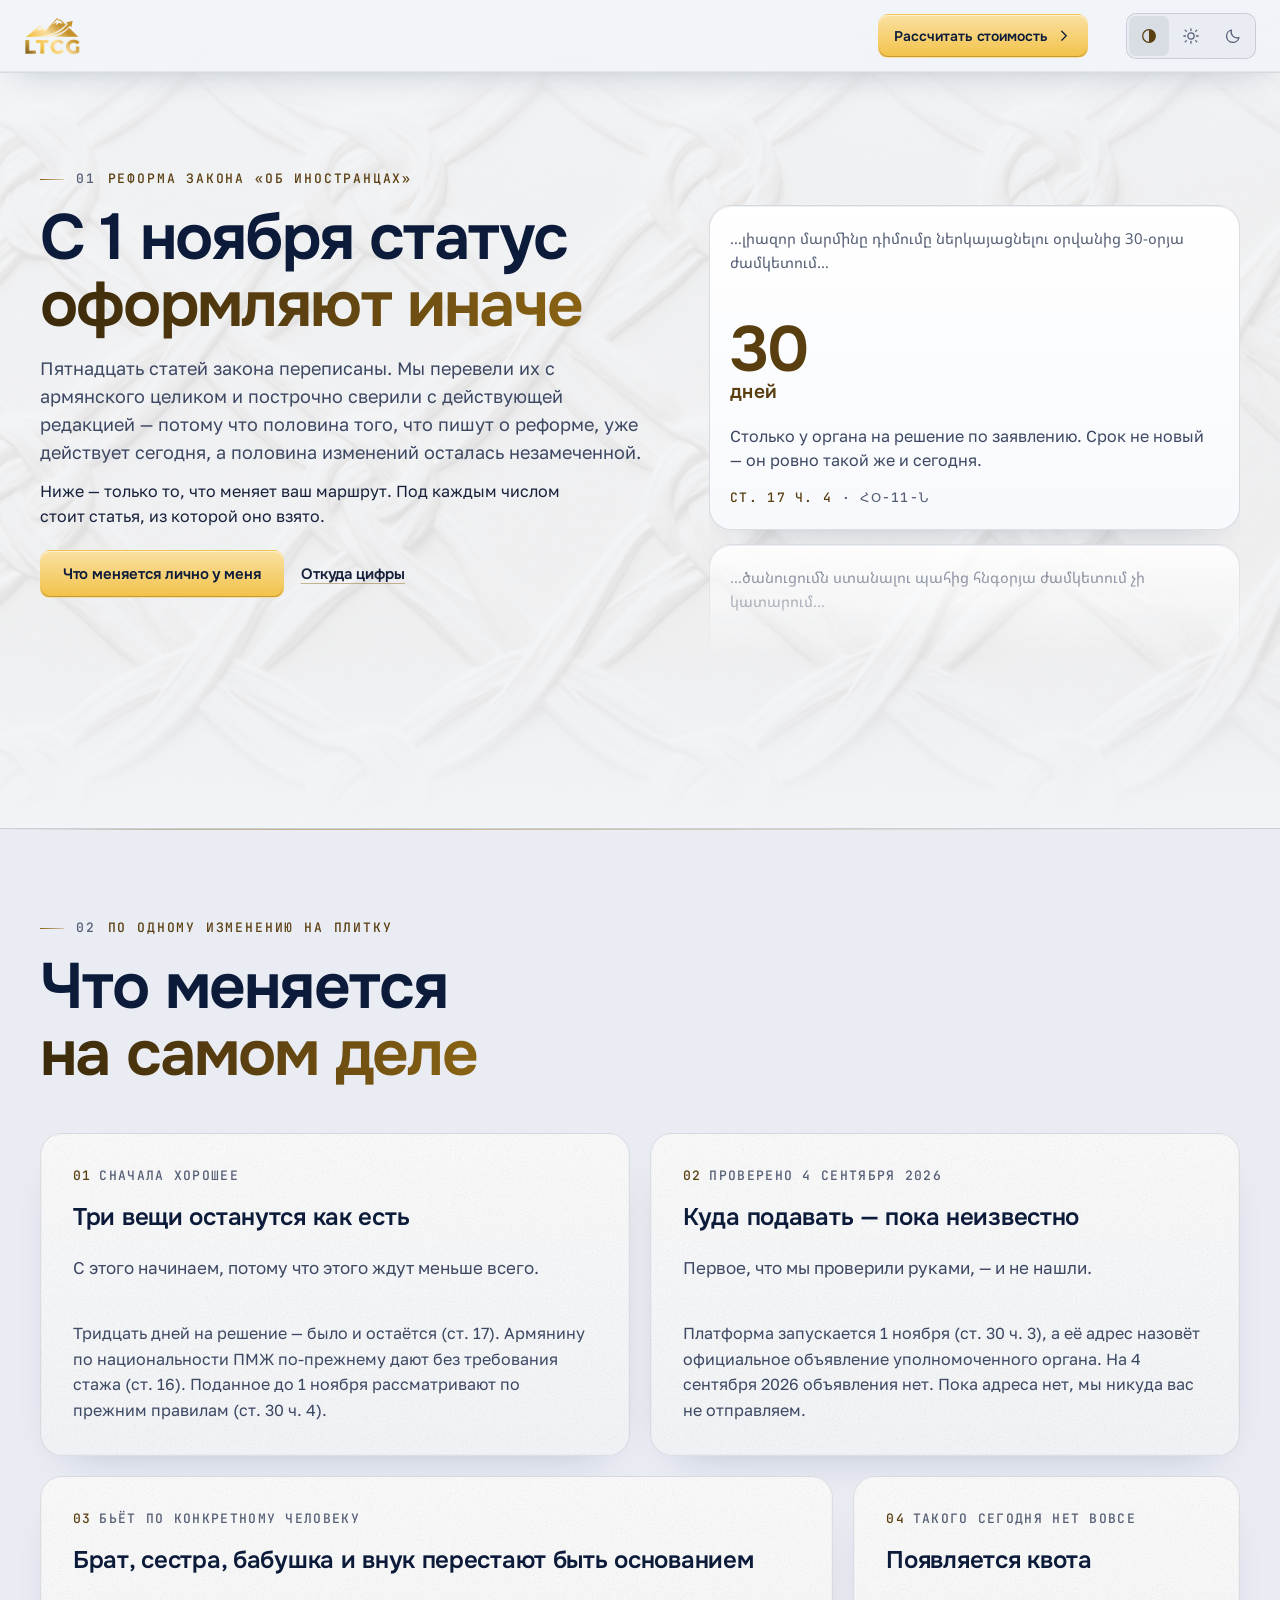
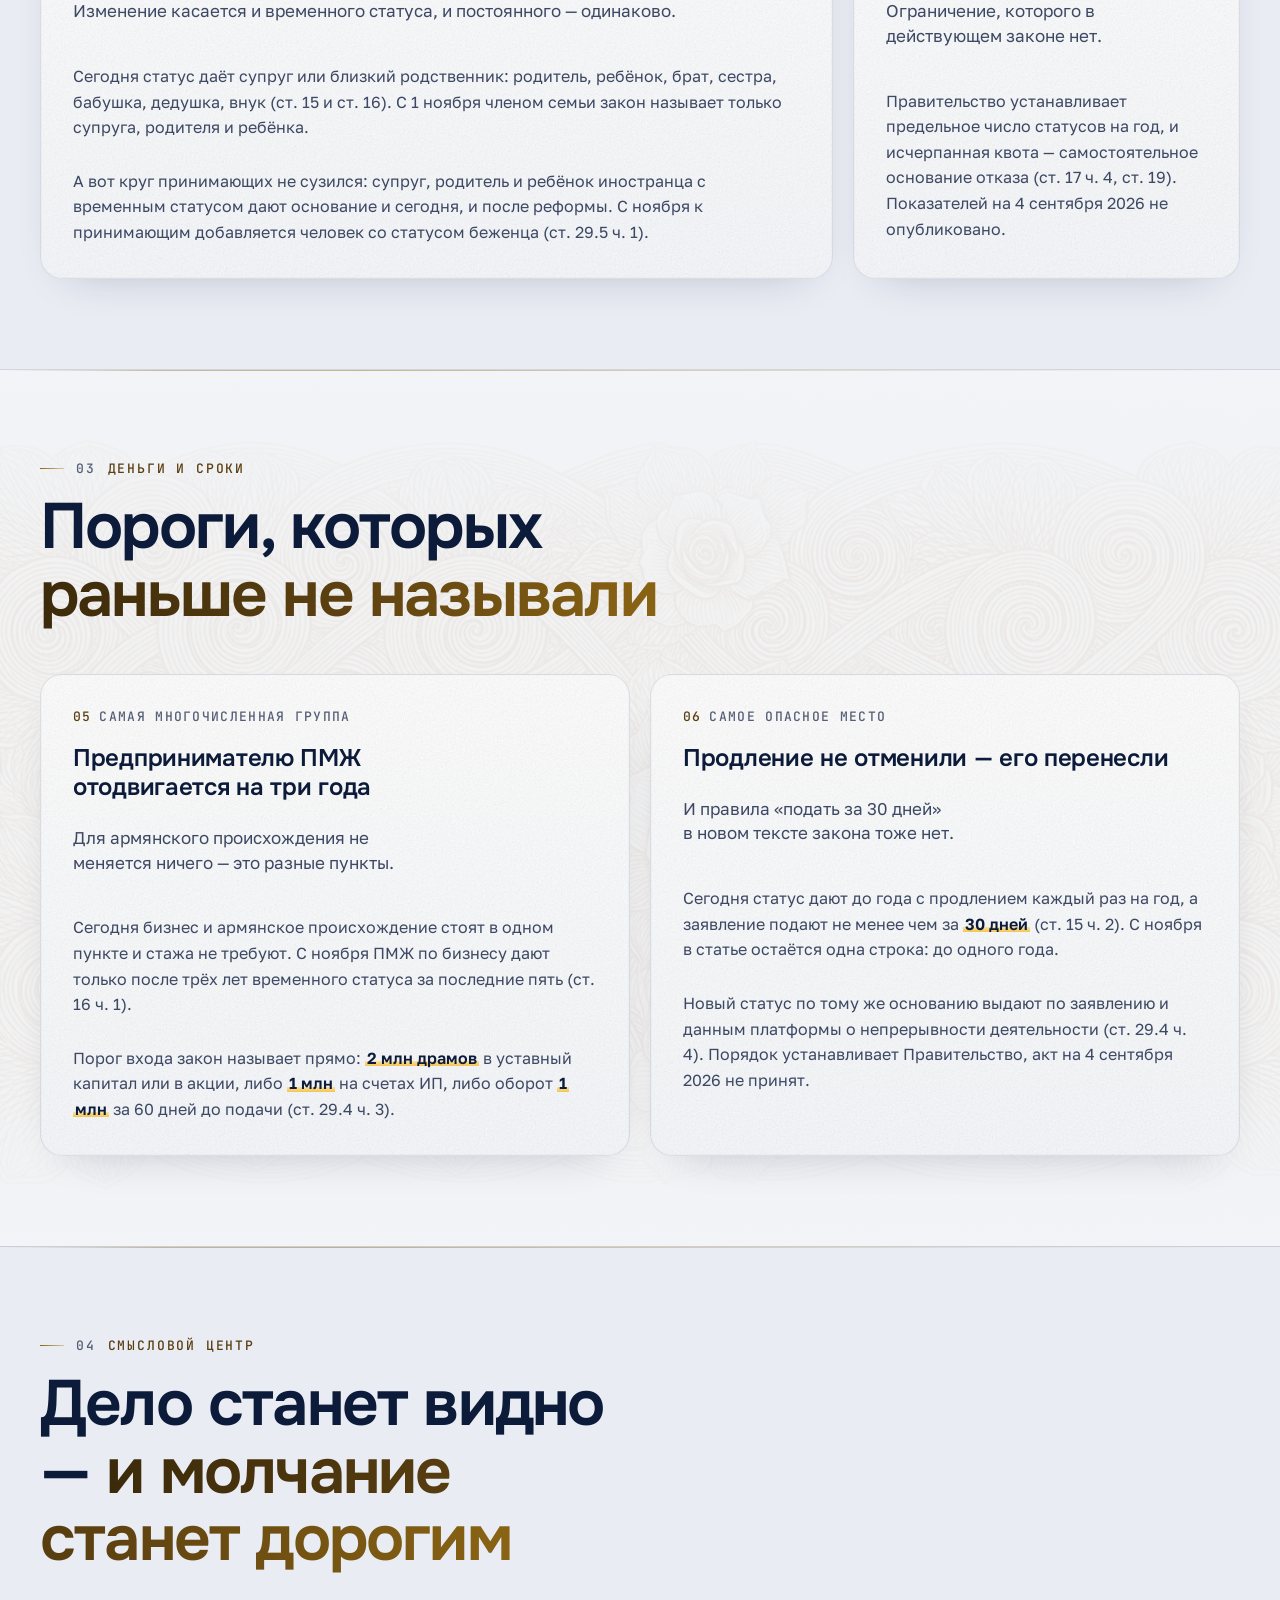
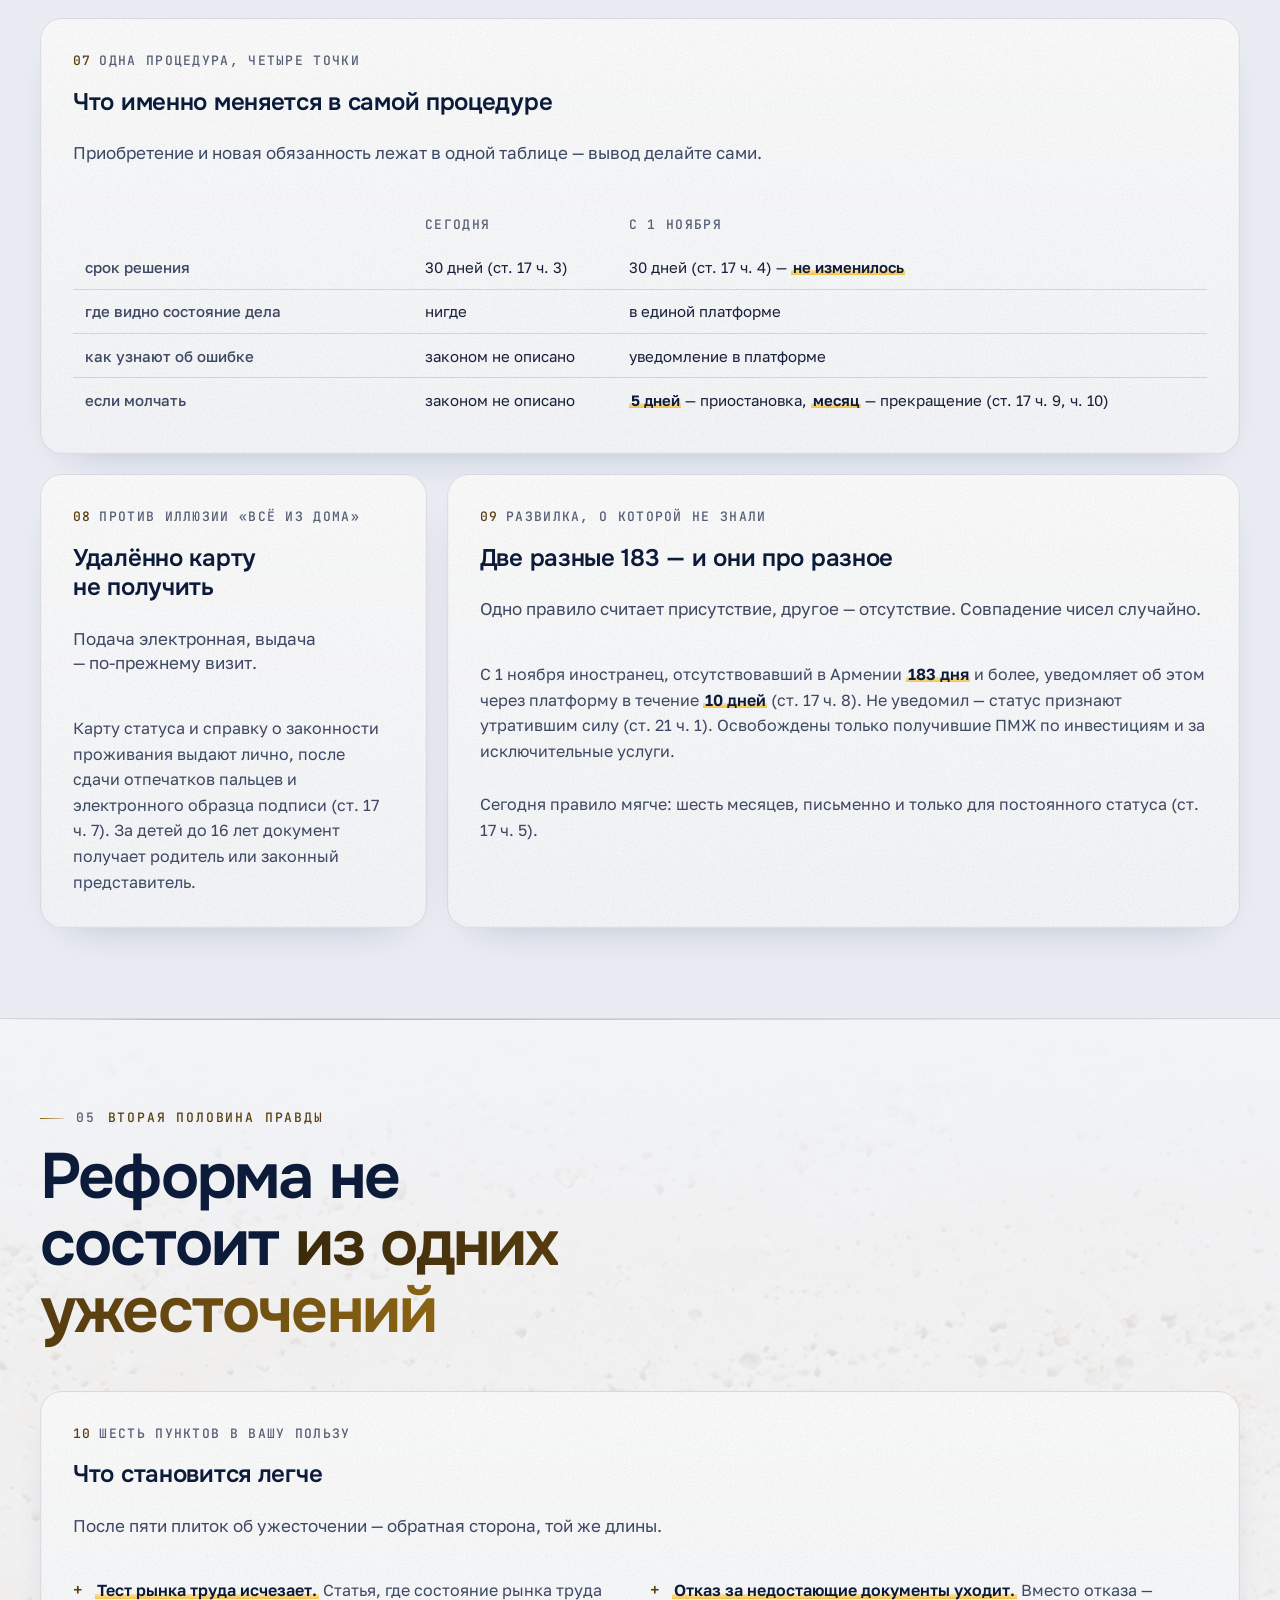
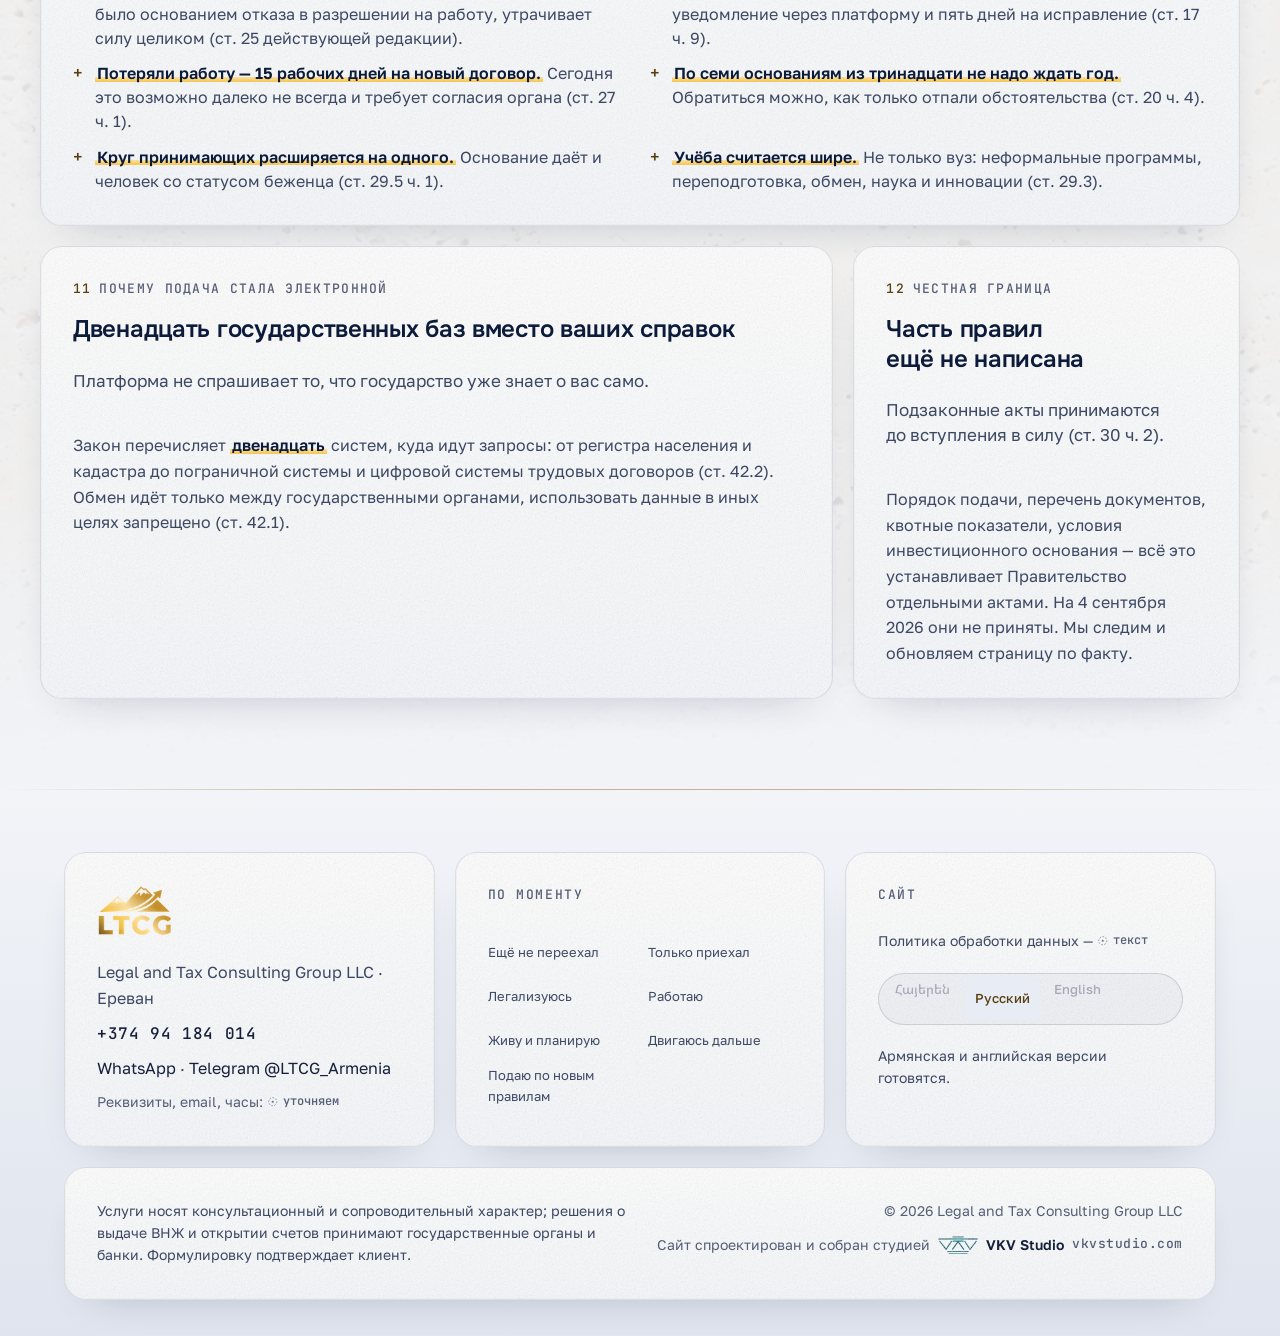
<file: phase1/noyabr.html>
<!DOCTYPE html>
<html lang="ru" data-skin="ru" data-site-root="./" data-site data-v="20260904m18" class="no-js">
<head>
<meta charset="UTF-8">
<meta name="viewport" content="width=device-width, initial-scale=1, viewport-fit=cover">
<script>
(function(){var h=document.documentElement;h.className=h.className.replace(/\bno-js\b/,'js');
try{var t=localStorage.getItem('ltcg-theme');if(t==='light'||t==='dark')h.setAttribute('data-theme',t);}catch(e){}})();
</script>
<meta name="robots" content="noindex, nofollow">
<title>ВНЖ с 1 ноября 2026: что меняет реформа закона — LTCG, Ереван</title>
<meta name="description" content="С 1 ноября 2026 статус иностранца в Армении оформляется по новым правилам: единая электронная платформа, квота, биометрия лично, 183 дня вместо шести месяцев. Разбор по статьям закона ՀՕ-11-Ն с переводом с армянского.">
<meta name="theme-color" content="#0C1B3A">
<link rel="icon" type="image/svg+xml" href="assets/icons/favicon.svg">
<!-- Карточка для мессенджеров -->
<meta property="og:type" content="article">
<meta property="og:locale" content="ru_RU">
<meta property="og:site_name" content="LTCG — Legal and Tax Consulting Group">
<meta property="og:title" content="ВНЖ с 1 ноября 2026: что меняет реформа">
<meta property="og:description" content="Пятнадцать статей закона переписаны. Перевели с армянского и сверили с действующей редакцией: под каждым сроком стоит статья, из которой он взят.">
<meta property="og:url" content="https://smartbulldog-pro.github.io/LTCG/phase1/noyabr.html">
<meta property="og:image" content="https://smartbulldog-pro.github.io/LTCG/phase1/assets/og/ltcg-og.jpg">
<meta property="og:image:type" content="image/jpeg">
<meta property="og:image:width" content="1200">
<meta property="og:image:height" content="630">
<meta property="og:image:alt" content="LTCG — Legal and Tax Consulting Group, Ереван">
<meta name="twitter:card" content="summary_large_image">
<meta name="twitter:image" content="https://smartbulldog-pro.github.io/LTCG/phase1/assets/og/ltcg-og.jpg">


<link rel="preload" as="font" type="font/woff2" crossorigin href="assets/fonts/onest-500-700-cyrillic.woff2">
<link rel="preload" as="font" type="font/woff2" crossorigin href="assets/fonts/golos-text-400-cyrillic.woff2">
<link rel="preload" as="font" type="font/woff2" crossorigin href="assets/fonts/noto-sans-armenian-400-armenian.woff2">
<link rel="stylesheet" href="css/fonts.css?v=20260904m18">
<link rel="stylesheet" href="css/site.css?v=20260904m18">
<link rel="stylesheet" href="css/site-ru.css?v=20260904m18">
<link rel="stylesheet" href="css/home-ru.css?v=20260904m18">
<link rel="stylesheet" href="css/noyabr.css?v=20260904m18">
<link rel="stylesheet" media="(max-width: 767px), (any-pointer: coarse) and (max-width: 1366px)" href="css/menu-mobile.css?v=20260904m18">
<script defer src="js/site.js?v=20260904m18"></script>
<!-- Меню узкого экрана. На этой странице нет boot.js (нет хиро и его гейтов),
     поэтому модуль подключается прямо: он сам ничего не делает, пока в шапке
     нет кнопки [data-burger]. -->
<script defer src="js/menu-mobile.js?v=20260904m18"></script>
</head>
<body class="nov">
<svg width="0" height="0" style="position:absolute" aria-hidden="true">
  <defs>
    <linearGradient id="gold" gradientUnits="userSpaceOnUse" x1="206.69" y1="971.49" x2="903.97" y2="274.21">
      <stop offset="0.32" stop-color="#C4922B"/><stop offset="0.55" stop-color="#F2C249"/><stop offset="0.79" stop-color="#FAE0A2"/><stop offset="1.0" stop-color="#C4922B"/>
    </linearGradient>
    <symbol id="emblem" viewBox="70 160 875 330">
      <g fill="url(#gold)">
        <path d="M395.61 375.61C364.78 346.18 333.98 316.74 303.18 287.31C228.45 351.94 153.72 416.54 78.99 481.16C133.82 479.61 188.66 478.06 243.5 476.5C326.05 475.33 473.76 460.55 618.97 367.65C663.92 338.9 700.76 307.69 730.52 278.1C702.35 250.58 674.18 223.07 646 195.56C635.87 195.35 625.77 195.1 615.66 194.89C605.77 186.38 595.89 177.87 586 169.36C522.53 238.12 459.07 306.85 395.61 375.61Z"/>
        <path d="M783.7 329.49C771.99 342.4 757.81 356.67 740.94 371.25L632.04 477.59L935.37 477.59Z"/>
        <path d="M761.04 267.86C624.46 457.56 349.91 477.56 349.91 477.56C647.91 480.32 794.84 296.14 794.84 296.14L780.63 279.04Z"/>
        <path d="M740.94 371.25C725.94 384.21 708.81 397.41 689.4 410.12C628.82 449.8 570.97 468.36 531.15 477.59L636.33 477.59L743.03 373.39Z"/>
        <path d="M735.52 244.41L761.04 267.86L794.84 296.14L822.43 318.9L841.75 211.98Z"/>
      </g>
      <g fill="#FFFFFF">
        <path d="M305.18 311.52C323.8 329.22 342.43 346.93 361.05 364.63C347.49 358.88 333.92 353.13 320.35 347.38C321.96 352.9 323.57 358.42 325.18 363.94C318.97 358.65 312.76 353.36 306.56 348.08C298.51 360.26 290.46 372.45 282.41 384.63L282.41 348.08C265.63 356.12 248.84 364.17 232.06 372.22C256.43 351.98 280.81 331.75 305.18 311.52Z"/>
        <path d="M588.69 190.11C596.51 197.24 604.33 204.37 612.14 211.49C621.57 211.72 631 211.95 640.43 212.18C656.75 229.2 673.08 246.21 689.4 263.23C676.3 257.94 663.19 252.65 650.08 247.36L655.6 270.82C643.41 261.62 631.23 252.42 619.04 243.22C605.25 257.94 591.45 272.66 577.65 287.37C576.73 272.43 575.81 257.48 574.89 242.53C554.89 251.96 534.88 261.39 514.88 270.82C539.48 243.91 564.09 217.01 588.69 190.11Z"/>
      </g>
    </symbol>
    <symbol id="i-chevron" viewBox="0 0 24 24"><path d="M9 5l7 7-7 7" fill="none" stroke="currentColor" stroke-width="2" stroke-linecap="round" stroke-linejoin="round"/></symbol>
    <symbol id="i-arrow" viewBox="0 0 24 24"><path d="M5 12h14M13 6l6 6-6 6" fill="none" stroke="currentColor" stroke-width="2" stroke-linecap="round" stroke-linejoin="round"/></symbol>
    <symbol id="i-plus" viewBox="0 0 24 24"><path d="M12 5v14M5 12h14" fill="none" stroke="currentColor" stroke-width="1.8" stroke-linecap="round"/></symbol>
    <symbol id="i-check" viewBox="0 0 24 24"><path d="M5 12.5l4.5 4.5L19 7" fill="none" stroke="currentColor" stroke-width="2.4" stroke-linecap="round" stroke-linejoin="round"/></symbol>
    <symbol id="i-pending" viewBox="0 0 24 24"><circle cx="12" cy="12" r="8.5" fill="none" stroke="currentColor" stroke-width="1.6" stroke-dasharray="3.2 3.2"/><circle cx="12" cy="12" r="2.2" fill="currentColor"/></symbol>
    <symbol id="i-phone" viewBox="0 0 24 24"><path d="M6.6 10.8a15 15 0 0 0 6.6 6.6l2.2-2.2a1 1 0 0 1 1-.25 11.4 11.4 0 0 0 3.6.6 1 1 0 0 1 1 1V20a1 1 0 0 1-1 1A17 17 0 0 1 3 4a1 1 0 0 1 1-1h3.5a1 1 0 0 1 1 1c0 1.25.2 2.45.6 3.6a1 1 0 0 1-.25 1z" fill="currentColor"/></symbol>
    <symbol id="i-tg" viewBox="0 0 24 24"><path d="M21.6 3.3 2.9 10.5c-1.1.4-1.1 1.1-.1 1.4l4.7 1.5 1.8 5.6c.2.6.4.8.9.8.4 0 .6-.2.9-.5l2.3-2.2 4.7 3.5c.9.5 1.5.2 1.7-.8l3.1-14.7c.3-1.3-.5-1.9-1.3-1.8zM8.3 13.4l8.6-5.4c.4-.3.8-.1.5.2l-7.1 6.4-.3 3.1-1.7-4.3z" fill="currentColor"/></symbol>
    <symbol id="i-wa" viewBox="0 0 24 24"><path d="M12 2.2a9.8 9.8 0 0 0-8.4 14.8L2.3 21.8l4.9-1.3A9.8 9.8 0 1 0 12 2.2z" fill="none" stroke="currentColor" stroke-width="1.8" stroke-linejoin="round"/><path d="M8.7 7.6c.2-.4.5-.4.8-.4h.6c.2 0 .4.1.5.4l.8 1.9c.1.2 0 .4-.1.6l-.5.6c-.1.2-.1.3 0 .5.6 1 1.5 1.9 2.6 2.5.2.1.3.1.5 0l.6-.6c.2-.2.4-.2.6-.1l1.8.8c.3.1.4.3.4.5v.7c0 .3-.1.6-.4.8-.6.5-1.4.8-2.2.6-2.6-.6-4.7-2.7-5.7-5.1-.3-.8-.1-1.6.4-2.2z" fill="currentColor"/></symbol>
    <symbol id="i-calc" viewBox="0 0 24 24"><rect x="5" y="3" width="14" height="18" rx="2" fill="none" stroke="currentColor" stroke-width="1.8"/><path d="M8.5 7.5h7M8.5 12h2M13.5 12h2M8.5 16h2M13.5 16h2" fill="none" stroke="currentColor" stroke-width="1.8" stroke-linecap="round"/></symbol>
    <symbol id="i-menu" viewBox="0 0 24 24"><path d="M4 7h16M4 12h16M4 17h16" fill="none" stroke="currentColor" stroke-width="1.8" stroke-linecap="round"/></symbol>
    <symbol id="i-close" viewBox="0 0 24 24"><path d="M6 6l12 12M18 6L6 18" fill="none" stroke="currentColor" stroke-width="1.8" stroke-linecap="round"/></symbol>
    <symbol id="i-sun" viewBox="0 0 24 24"><circle cx="12" cy="12" r="4.2" fill="none" stroke="currentColor" stroke-width="1.7"/><path d="M12 2.5v2.2M12 19.3v2.2M4.2 4.2l1.6 1.6M18.2 18.2l1.6 1.6M2.5 12h2.2M19.3 12h2.2M4.2 19.8l1.6-1.6M18.2 5.8l1.6-1.6" fill="none" stroke="currentColor" stroke-width="1.7" stroke-linecap="round"/></symbol>
    <symbol id="i-moon" viewBox="0 0 24 24"><path d="M20 14.2A8.2 8.2 0 0 1 9.8 4a8.4 8.4 0 1 0 10.2 10.2z" fill="none" stroke="currentColor" stroke-width="1.7" stroke-linejoin="round"/></symbol>
    <symbol id="i-auto" viewBox="0 0 24 24"><circle cx="12" cy="12" r="8.4" fill="none" stroke="currentColor" stroke-width="1.7"/><path d="M12 3.6a8.4 8.4 0 0 1 0 16.8z" fill="currentColor"/></symbol>
    <!-- знак хиро: заполняется из assets/hero/logo.svg скриптом -->
    <symbol id="hsLogoLetters" viewBox="67 524 889 236"></symbol>
    <symbol id="hsLogoMark" viewBox="67 169 889 590"></symbol>
  </defs>
</svg>

<header class="hdr glass" id="hdr">
  <div class="wrap hdr__in">
    <a class="brand" href="./home-ru.html" data-path="" aria-label="LTCG — на главную">
      <picture>
        <source type="image/avif" srcset="assets/logo/ltcg-lockup@2x.avif 2x, assets/logo/ltcg-lockup@3x.avif 3x">
        <source type="image/webp" srcset="assets/logo/ltcg-lockup@2x.webp 2x, assets/logo/ltcg-lockup@3x.webp 3x">
        <img class="brand-logo" src="assets/logo/ltcg-lockup@2x.png" width="57" height="38" alt="" decoding="async">
      </picture>
    </a>
    <div class="hdr__mid">
      <span class="hdr__chosen" data-chosen hidden>Вы выбрали: <b data-chosen-name></b> <a href="./home-ru.html#contact" data-cta>Обсудить</a></span>
      <a class="btn btn--primary btn--sm hdr__cta" href="./home-ru.html#calc">Рассчитать стоимость <svg aria-hidden="true"><use href="#i-chevron"/></svg></a>
    </div>
    <!-- Меню телефона. Кнопка стоит с hidden и открывается скриптом: без JS
         меню не собирается, и мёртвой кнопки на экране быть не должно.
         Содержимое панели js/menu-mobile.js берёт из самой страницы и из
         подвала — второго списка разделов в разметке нет и разъехаться нечему. -->
    <button class="hdr__menu" type="button" data-burger aria-expanded="false" aria-controls="mnav" hidden>
      <span class="hdr__menu-box" aria-hidden="true"><i></i><i></i><i></i></span>
      <span class="hdr__menu-txt">Меню</span>
    </button>

    <div class="themer" role="group" aria-label="Тема оформления" data-themer>
      <button class="themer__btn" type="button" data-theme-set="auto" aria-pressed="true" title="Как в системе"><svg aria-hidden="true"><use href="#i-auto"/></svg><span class="sr-only">Как в системе</span></button>
      <button class="themer__btn" type="button" data-theme-set="light" aria-pressed="false" title="Светлая тема"><svg aria-hidden="true"><use href="#i-sun"/></svg><span class="sr-only">Светлая тема</span></button>
      <button class="themer__btn" type="button" data-theme-set="dark" aria-pressed="false" title="Тёмная тема"><svg aria-hidden="true"><use href="#i-moon"/></svg><span class="sr-only">Тёмная тема</span></button>
    </div>
  </div>
</header>

<main id="main">

<section class="section section--grid section--art nov-hero" id="nov" aria-labelledby="nov-title" data-rail-label="1 ноября">
  <div class="nov-art" aria-hidden="true"></div>
  <div class="wrap">
    <div class="nov-grid">

      <div class="section__head" data-reveal>
        <p class="kicker"><span class="kicker__no">01</span> Реформа закона «Об иностранцах»</p>
        <h1 class="h1" id="nov-title">С 1 ноября статус <em>оформляют иначе</em></h1>
        <p class="lead nov-lede">Пятнадцать статей закона переписаны. Мы перевели их с армянского целиком и построчно сверили с действующей редакцией — потому что половина того, что пишут о реформе, уже действует сегодня, а половина изменений осталась незамеченной.</p>
        <p class="nov-lede">Ниже — только то, что меняет ваш маршрут. Под каждым числом стоит статья, из которой оно взято.</p>
        <div class="nov-actions">
          <a class="btn btn--primary" href="#razbor">Что меняется лично у меня</a>
          <a class="btn btn--link" href="#istochniki">Откуда цифры</a>
        </div>
      </div>

      <div class="tower" aria-label="Сроки, которые вводит и сохраняет реформа">
        <div class="tower__strip">

          <article class="norm">
            <p class="norm__hy" lang="hy">…լիազոր մարմինը դիմումը ներկայացնելու օրվանից 30-օրյա ժամկետում…</p>
            <p class="norm__num">30 <small>дней</small></p>
            <p class="norm__ru">Столько у органа на решение по заявлению. Срок не новый — он ровно такой же и сегодня.</p>
            <p class="norm__src"><b>ст. 17 ч. 4</b> · ՀՕ-11-Ն</p>
          </article>

          <article class="norm">
            <p class="norm__hy" lang="hy">…ծանուցումն ստանալու պահից հնգօրյա ժամկետում չի կատարում…</p>
            <p class="norm__num">5 <small>дней</small></p>
            <p class="norm__ru">Столько на исправление после уведомления платформы. Не успели — производство приостанавливают само.</p>
            <p class="norm__src"><b>ст. 17 ч. 9</b> · новое</p>
          </article>

          <article class="norm">
            <p class="norm__hy" lang="hy">…գործողություններ չի կատարում մեկ ամսվա ընթացքում…</p>
            <p class="norm__num">1 <small>месяц</small></p>
            <p class="norm__ru">Месяц бездействия — и дело прекращают. Подавать придётся заново, с начала.</p>
            <p class="norm__src"><b>ст. 17 ч. 10</b> · новое</p>
          </article>

          <article class="norm">
            <p class="norm__hy" lang="hy">…Հայաստանի Հանրապետությունից 183 օր և ավելի բացակայելու դեպքում…</p>
            <p class="norm__num">183 <small>дня</small></p>
            <p class="norm__ru">Отсутствие дольше — надо уведомить через платформу. Сегодня порог шесть месяцев и только для ПМЖ.</p>
            <p class="norm__src"><b>ст. 17 ч. 8</b> · ужесточение</p>
          </article>

          <article class="norm">
            <p class="norm__hy" lang="hy">…15 աշխատանքային օրվա ընթացքում օտարերկրացու հետ նոր պայմանագիր…</p>
            <p class="norm__num">15 <small>рабочих дней</small></p>
            <p class="norm__ru">Столько даётся на новый договор, если потеряли работу. Сегодня это возможно далеко не всегда.</p>
            <p class="norm__src"><b>ст. 27 ч. 1</b> · стало легче</p>
          </article>

          <article class="norm tower__dup" aria-hidden="true">
            <p class="norm__hy" lang="hy">…լիազոր մարմինը դիմումը ներկայացնելու օրվանից 30-օրյա ժամկետում…</p>
            <p class="norm__num">30 <small>дней</small></p>
            <p class="norm__ru">Столько у органа на решение по заявлению. Срок не новый — он ровно такой же и сегодня.</p>
            <p class="norm__src"><b>ст. 17 ч. 4</b> · ՀՕ-11-Ն</p>
          </article>

        </div>
      </div>

    </div>
  </div>
</section>


<section class="section section--grid section--thread section--stone" id="razbor" aria-labelledby="razbor-title" data-rail-label="Что меняется">
  <div class="wrap">
    <div class="section__head" data-reveal>
      <p class="kicker"><span class="kicker__no">02</span> По одному изменению на плитку</p>
      <h2 class="h1" id="razbor-title">Что меняется <em>на самом деле</em></h2>
    </div>

    <div class="bento" data-stagger>

      <article class="tile" data-span="6" aria-labelledby="t2-h">
        <p class="tile__meta"><b>01</b> Сначала хорошее</p>
        <h3 class="h3" id="t2-h">Три вещи останутся как есть</h3>
        <p class="tile__sub">С этого начинаем, потому что этого ждут меньше всего.</p>
        <p>Тридцать дней на решение — было и остаётся (ст. 17). Армянину по национальности ПМЖ по-прежнему дают без требования стажа (ст. 16). Поданное до 1 ноября рассматривают по прежним правилам (ст. 30 ч. 4).</p>
      </article>

      <article class="tile" data-span="6" aria-labelledby="t3-h">
        <p class="tile__meta"><b>02</b> Проверено 4 сентября 2026</p>
        <h3 class="h3" id="t3-h">Куда подавать — пока неизвестно</h3>
        <p class="tile__sub">Первое, что мы проверили руками, — и не нашли.</p>
        <p>Платформа запускается 1 ноября (ст. 30 ч. 3), а её адрес назовёт официальное объявление уполномоченного органа. На 4 сентября 2026 объявления нет. Пока адреса нет, мы никуда вас не отправляем.</p>
      </article>

      <article class="tile" data-span="8" aria-labelledby="t5-h">
        <p class="tile__meta"><b>03</b> Бьёт по конкретному человеку</p>
        <h3 class="h3" id="t5-h">Брат, сестра, бабушка и внук перестают быть основанием</h3>
        <p class="tile__sub">Изменение касается и временного статуса, и постоянного — одинаково.</p>
        <p>Сегодня статус даёт супруг или близкий родственник: родитель, ребёнок, брат, сестра, бабушка, дедушка, внук (ст. 15 и ст. 16). С 1 ноября членом семьи закон называет только супруга, родителя и ребёнка.</p>
        <p>А вот круг принимающих не сузился: супруг, родитель и ребёнок иностранца с временным статусом дают основание и сегодня, и после реформы. С ноября к принимающим добавляется человек со статусом беженца (ст. 29.5 ч. 1).</p>
      </article>

      <article class="tile" data-span="4" aria-labelledby="t6-h">
        <p class="tile__meta"><b>04</b> Такого сегодня нет вовсе</p>
        <h3 class="h3" id="t6-h">Появляется квота</h3>
        <p class="tile__sub">Ограничение, которого в действующем законе нет.</p>
        <p>Правительство устанавливает предельное число статусов на год, и исчерпанная квота — самостоятельное основание отказа (ст. 17 ч. 4, ст. 19). Показателей на 4 сентября 2026 не опубликовано.</p>
      </article>

    </div>
  </div>
</section>


<section class="section section--grid section--thread section--art" id="porogi" aria-labelledby="porogi-title" data-rail-label="Пороги и продление">
  <div class="nov-art nov-art--guilloche" aria-hidden="true"></div>
  <div class="wrap">
    <div class="section__head" data-reveal>
      <p class="kicker"><span class="kicker__no">03</span> Деньги и сроки</p>
      <h2 class="h1" id="porogi-title">Пороги, которых <em>раньше не называли</em></h2>
    </div>
    <div class="bento" data-stagger>

      <article class="tile" data-span="6" aria-labelledby="t7-h">
        <p class="tile__meta"><b>05</b> Самая многочисленная группа</p>
        <h3 class="h3" id="t7-h">Предпринимателю ПМЖ отодвигается на три года</h3>
        <p class="tile__sub">Для армянского происхождения не меняется ничего — это разные пункты.</p>
        <p>Сегодня бизнес и армянское происхождение стоят в одном пункте и стажа не требуют. С ноября ПМЖ по бизнесу дают только после трёх лет временного статуса за последние пять (ст. 16 ч. 1).</p>
        <p class="nov-figs">Порог входа закон называет прямо: <b>2 млн драмов</b> в уставный капитал или в акции, либо <b>1 млн</b> на счетах ИП, либо оборот <b>1 млн</b> за 60 дней до подачи (ст. 29.4 ч. 3).</p>
      </article>

      <article class="tile" data-span="6" aria-labelledby="t8-h">
        <p class="tile__meta"><b>06</b> Самое опасное место</p>
        <h3 class="h3" id="t8-h">Продление не отменили — его перенесли</h3>
        <p class="tile__sub">И правила «подать за 30 дней» в новом тексте закона тоже нет.</p>
        <p>Сегодня статус дают до года с продлением каждый раз на год, а заявление подают не менее чем за <b>30 дней</b> (ст. 15 ч. 2). С ноября в статье остаётся одна строка: до одного года.</p>
        <p>Новый статус по тому же основанию выдают по заявлению и данным платформы о непрерывности деятельности (ст. 29.4 ч. 4). Порядок устанавливает Правительство, акт на 4 сентября 2026 не принят.</p>
      </article>

    </div>
  </div>
</section>

<section class="section section--grid section--thread section--stone" id="vidno" aria-labelledby="vidno-title" data-rail-label="Дело станет видно">
  <div class="wrap">
    <div class="section__head" data-reveal>
      <p class="kicker"><span class="kicker__no">04</span> Смысловой центр</p>
      <h2 class="h1" id="vidno-title">Дело станет видно — <em>и молчание станет дорогим</em></h2>
    </div>
    <div class="bento" data-stagger>

      <article class="tile" data-span="12" aria-labelledby="t9-h">
        <p class="tile__meta"><b>07</b> Одна процедура, четыре точки</p>
        <h3 class="h3" id="t9-h">Что именно меняется в самой процедуре</h3>
        <p class="tile__sub">Приобретение и новая обязанность лежат в одной таблице — вывод делайте сами.</p>
        <table class="cmp">
          <thead><tr><th scope="col"></th><th scope="col">сегодня</th><th scope="col">с 1 ноября</th></tr></thead>
          <tbody>
            <tr><th scope="row">срок решения</th><td>30 дней (ст. 17 ч. 3)</td><td>30 дней (ст. 17 ч. 4) — <b>не изменилось</b></td></tr>
            <tr><th scope="row">где видно состояние дела</th><td>нигде</td><td>в единой платформе</td></tr>
            <tr><th scope="row">как узнают об ошибке</th><td>законом не описано</td><td>уведомление в платформе</td></tr>
            <tr><th scope="row">если молчать</th><td>законом не описано</td><td><b>5 дней</b> — приостановка, <b>месяц</b> — прекращение (ст. 17 ч. 9, ч. 10)</td></tr>
          </tbody>
        </table>
      </article>

      <article class="tile" data-span="4" aria-labelledby="t10-h">
        <p class="tile__meta"><b>08</b> Против иллюзии «всё из дома»</p>
        <h3 class="h3" id="t10-h">Удалённо карту не получить</h3>
        <p class="tile__sub">Подача электронная, выдача — по-прежнему визит.</p>
        <p>Карту статуса и справку о законности проживания выдают лично, после сдачи отпечатков пальцев и электронного образца подписи (ст. 17 ч. 7). За детей до 16 лет документ получает родитель или законный представитель.</p>
      </article>

      <article class="tile" data-span="8" aria-labelledby="t11-h">
        <p class="tile__meta"><b>09</b> Развилка, о которой не знали</p>
        <h3 class="h3" id="t11-h">Две разные 183 — и они про разное</h3>
        <p class="tile__sub">Одно правило считает присутствие, другое — отсутствие. Совпадение чисел случайно.</p>
        <p>С 1 ноября иностранец, отсутствовавший в Армении <b>183 дня</b> и более, уведомляет об этом через платформу в течение <b>10 дней</b> (ст. 17 ч. 8). Не уведомил — статус признают утратившим силу (ст. 21 ч. 1). Освобождены только получившие ПМЖ по инвестициям и за исключительные услуги.</p>
        <p>Сегодня правило мягче: шесть месяцев, письменно и только для постоянного статуса (ст. 17 ч. 5).</p>
      </article>

    </div>
  </div>
</section>

<section class="section section--grid section--thread section--art" id="legche" aria-labelledby="legche-title" data-rail-label="Что становится легче">
  <div class="nov-art nov-art--stone" aria-hidden="true"></div>
  <div class="wrap">
    <div class="section__head" data-reveal>
      <p class="kicker"><span class="kicker__no">05</span> Вторая половина правды</p>
      <h2 class="h1" id="legche-title">Реформа не состоит <em>из одних ужесточений</em></h2>
    </div>
    <div class="bento" data-stagger>

      <article class="tile" data-span="12" aria-labelledby="t12-h">
        <p class="tile__meta"><b>10</b> Шесть пунктов в вашу пользу</p>
        <h3 class="h3" id="t12-h">Что становится легче</h3>
        <p class="tile__sub">После пяти плиток об ужесточении — обратная сторона, той же длины.</p>
        <ul class="gains" role="list">
          <li><b>Тест рынка труда исчезает.</b> Статья, где состояние рынка труда было основанием отказа в разрешении на работу, утрачивает силу целиком (ст. 25 действующей редакции).</li>
          <li><b>Отказ за недостающие документы уходит.</b> Вместо отказа — уведомление через платформу и пять дней на исправление (ст. 17 ч. 9).</li>
          <li><b>Потеряли работу — 15 рабочих дней на новый договор.</b> Сегодня это возможно далеко не всегда и требует согласия органа (ст. 27 ч. 1).</li>
          <li><b>По семи основаниям из тринадцати не надо ждать год.</b> Обратиться можно, как только отпали обстоятельства (ст. 20 ч. 4).</li>
          <li><b>Круг принимающих расширяется на одного.</b> Основание даёт и человек со статусом беженца (ст. 29.5 ч. 1).</li>
          <li><b>Учёба считается шире.</b> Не только вуз: неформальные программы, переподготовка, обмен, наука и инновации (ст. 29.3).</li>
        </ul>
      </article>

      <article class="tile" data-span="8" aria-labelledby="t13-h">
        <p class="tile__meta"><b>11</b> Почему подача стала электронной</p>
        <h3 class="h3" id="t13-h">Двенадцать государственных баз вместо ваших справок</h3>
        <p class="tile__sub">Платформа не спрашивает то, что государство уже знает о вас само.</p>
        <p>Закон перечисляет <b>двенадцать</b> систем, куда идут запросы: от регистра населения и кадастра до пограничной системы и цифровой системы трудовых договоров (ст. 42.2). Обмен идёт только между государственными органами, использовать данные в иных целях запрещено (ст. 42.1).</p>
      </article>

      <article class="tile" data-span="4" aria-labelledby="t14-h">
        <p class="tile__meta"><b>12</b> Честная граница</p>
        <h3 class="h3" id="t14-h">Часть правил ещё не написана</h3>
        <p class="tile__sub">Подзаконные акты принимаются до вступления в силу (ст. 30 ч. 2).</p>
        <p>Порядок подачи, перечень документов, квотные показатели, условия инвестиционного основания — всё это устанавливает Правительство отдельными актами. На 4 сентября 2026 они не приняты. Мы следим и обновляем страницу по факту.</p>
      </article>

    </div>
  </div>
</section>

</main>

<footer class="ftr" aria-label="Подвал">
  <div class="wrap">
    <div class="bento ftr__bento" role="list">

      <section class="tile ftr__tile ftr__tile--brand" data-span="4" role="listitem" aria-labelledby="f-brand">
        <a class="brand ftr__brandlink" href="./home-ru.html" data-path="" aria-label="LTCG — на главную">
          <picture>
            <source type="image/avif" srcset="assets/logo/ltcg-lockup@2x.avif 2x, assets/logo/ltcg-lockup@3x.avif 3x">
            <source type="image/webp" srcset="assets/logo/ltcg-lockup@2x.webp 2x, assets/logo/ltcg-lockup@3x.webp 3x">
            <img class="brand-logo" src="assets/logo/ltcg-lockup@2x.png" width="57" height="38" alt="LTCG" decoding="async">
          </picture>
        </a>
        <h2 class="sr-only" id="f-brand">Контакты</h2>
        <address class="ftr__addr">
          <span>Legal and Tax Consulting Group LLC · Ереван</span>
          <a class="ftr__phone" href="tel:+37494184014">+374 94 184 014</a>
          <span><a href="https://wa.me/37494184014" target="_blank" rel="noopener noreferrer" data-wa>WhatsApp</a> · <a href="https://t.me/LTCG_Armenia" target="_blank" rel="noopener noreferrer">Telegram @LTCG_Armenia</a></span>
          <span class="ftr__quiet">Реквизиты, email, часы: <span class="tbc tbc--quiet"><svg aria-hidden="true"><use href="#i-pending"/></svg>уточняем</span></span>
        </address>
      </section>

      <nav class="tile ftr__tile ftr__tile--nav" data-span="4" role="listitem" aria-labelledby="f-moments">
        <h2 class="ftr__h" id="f-moments">По моменту</h2>
        <ul class="ftr__list" role="list">
          <li><a href="./home-ru.html#pre-move">Ещё не переехал</a></li>
          <li><a href="./home-ru.html#arrived">Только приехал</a></li>
          <li><a href="./home-ru.html#legalizing">Легализуюсь</a></li>
          <li><a href="./home-ru.html#working">Работаю</a></li>
          <li><a href="./home-ru.html#settled">Живу и планирую</a></li>
          <li><a href="./home-ru.html#moving-on">Двигаюсь дальше</a></li>
          <li><a href="./noyabr.html">Подаю по новым правилам</a></li>
        </ul>
      </nav>

      <section class="tile ftr__tile" data-span="4" role="listitem" aria-labelledby="f-site">
        <h2 class="ftr__h" id="f-site">Сайт</h2>
        <p class="ftr__quiet">Политика обработки данных — <span class="tbc tbc--quiet"><svg aria-hidden="true"><use href="#i-pending"/></svg>текст</span></p>
        <nav class="ftr__langs" aria-label="Язык сайта">
          <span aria-disabled="true" lang="hy">Հայերեն</span>
          <a href="./home-ru.html" lang="ru" aria-current="page">Русский</a>
          <span aria-disabled="true" lang="en">English</span>
        </nav>
        <p class="ftr__quiet">Армянская и английская версии готовятся.</p>
      </section>

      <section class="tile ftr__tile ftr__tile--legal" data-span="12" role="listitem" aria-labelledby="f-legal">
        <h2 class="sr-only" id="f-legal">Правовая оговорка</h2>
        <p class="ftr__note">Услуги носят консультационный и сопроводительный характер; решения о выдаче ВНЖ и открытии счетов принимают государственные органы и банки. Формулировку подтверждает клиент.</p>
        <div class="ftr__credit">
          <p class="ftr__copy">© 2026 Legal and Tax Consulting Group LLC</p>
          <p class="ftr__by">Сайт спроектирован и собран студией
            <a class="ftr__vkv" href="https://vkvstudio.com" target="_blank" rel="noopener noreferrer">
              <picture><source type="image/webp" srcset="assets/logo/vkv-studio.webp"><img src="assets/logo/vkv-studio.png" width="256" height="180" alt="" loading="lazy" decoding="async"></picture>
              <span>VKV Studio</span>
            </a>
            <span class="ftr__dom">vkvstudio.com</span>
          </p>
        </div>
      </section>

    </div>
  </div>
</footer>
</body>
</html>
</file>
<file: phase1/css/fonts.css>
/* LTCG — self-hosted шрифты (Google Fonts, SIL OFL 1.1). Сабсеты latin / cyrillic / armenian,
   unicode-range, font-display: swap. Сгенерировано tools/fonts/fetch_fonts.py — не править руками. */
@font-face{font-family:'Cormorant Garamond';font-style:italic;font-weight:500;font-display:swap;src:url(../assets/fonts/cormorant-garamond-500-italic-cyrillic.woff2) format('woff2');unicode-range:U+0301, U+0400-045F, U+0490-0491, U+04B0-04B1, U+2116}
@font-face{font-family:'Cormorant Garamond';font-style:italic;font-weight:500;font-display:swap;src:url(../assets/fonts/cormorant-garamond-500-italic-latin.woff2) format('woff2');unicode-range:U+0000-00FF, U+0131, U+0152-0153, U+02BB-02BC, U+02C6, U+02DA, U+02DC, U+0304, U+0308, U+0329, U+2000-206F, U+20AC, U+2122, U+2191, U+2193, U+2212, U+2215, U+FEFF, U+FFFD}
@font-face{font-family:'Cormorant Garamond';font-style:normal;font-weight:500;font-display:swap;src:url(../assets/fonts/cormorant-garamond-500-cyrillic.woff2) format('woff2');unicode-range:U+0301, U+0400-045F, U+0490-0491, U+04B0-04B1, U+2116}
@font-face{font-family:'Cormorant Garamond';font-style:normal;font-weight:500;font-display:swap;src:url(../assets/fonts/cormorant-garamond-500-latin.woff2) format('woff2');unicode-range:U+0000-00FF, U+0131, U+0152-0153, U+02BB-02BC, U+02C6, U+02DA, U+02DC, U+0304, U+0308, U+0329, U+2000-206F, U+20AC, U+2122, U+2191, U+2193, U+2212, U+2215, U+FEFF, U+FFFD}
@font-face{font-family:'Cormorant Garamond';font-style:normal;font-weight:600;font-display:swap;src:url(../assets/fonts/cormorant-garamond-600-cyrillic.woff2) format('woff2');unicode-range:U+0301, U+0400-045F, U+0490-0491, U+04B0-04B1, U+2116}
@font-face{font-family:'Cormorant Garamond';font-style:normal;font-weight:600;font-display:swap;src:url(../assets/fonts/cormorant-garamond-600-latin.woff2) format('woff2');unicode-range:U+0000-00FF, U+0131, U+0152-0153, U+02BB-02BC, U+02C6, U+02DA, U+02DC, U+0304, U+0308, U+0329, U+2000-206F, U+20AC, U+2122, U+2191, U+2193, U+2212, U+2215, U+FEFF, U+FFFD}
@font-face{font-family:'Golos Text';font-style:normal;font-weight:400;font-display:swap;src:url(../assets/fonts/golos-text-400-cyrillic.woff2) format('woff2');unicode-range:U+0301, U+0400-045F, U+0490-0491, U+04B0-04B1, U+2116}
@font-face{font-family:'Golos Text';font-style:normal;font-weight:400;font-display:swap;src:url(../assets/fonts/golos-text-400-latin.woff2) format('woff2');unicode-range:U+0000-00FF, U+0131, U+0152-0153, U+02BB-02BC, U+02C6, U+02DA, U+02DC, U+0304, U+0308, U+0329, U+2000-206F, U+20AC, U+2122, U+2191, U+2193, U+2212, U+2215, U+FEFF, U+FFFD}
@font-face{font-family:'Golos Text';font-style:normal;font-weight:500;font-display:swap;src:url(../assets/fonts/golos-text-500-cyrillic.woff2) format('woff2');unicode-range:U+0301, U+0400-045F, U+0490-0491, U+04B0-04B1, U+2116}
@font-face{font-family:'Golos Text';font-style:normal;font-weight:500;font-display:swap;src:url(../assets/fonts/golos-text-500-latin.woff2) format('woff2');unicode-range:U+0000-00FF, U+0131, U+0152-0153, U+02BB-02BC, U+02C6, U+02DA, U+02DC, U+0304, U+0308, U+0329, U+2000-206F, U+20AC, U+2122, U+2191, U+2193, U+2212, U+2215, U+FEFF, U+FFFD}
@font-face{font-family:'Golos Text';font-style:normal;font-weight:600;font-display:swap;src:url(../assets/fonts/golos-text-600-cyrillic.woff2) format('woff2');unicode-range:U+0301, U+0400-045F, U+0490-0491, U+04B0-04B1, U+2116}
@font-face{font-family:'Golos Text';font-style:normal;font-weight:600;font-display:swap;src:url(../assets/fonts/golos-text-600-latin.woff2) format('woff2');unicode-range:U+0000-00FF, U+0131, U+0152-0153, U+02BB-02BC, U+02C6, U+02DA, U+02DC, U+0304, U+0308, U+0329, U+2000-206F, U+20AC, U+2122, U+2191, U+2193, U+2212, U+2215, U+FEFF, U+FFFD}
@font-face{font-family:'JetBrains Mono';font-style:normal;font-weight:500;font-display:swap;src:url(../assets/fonts/jetbrains-mono-500-cyrillic.woff2) format('woff2');unicode-range:U+0301, U+0400-045F, U+0490-0491, U+04B0-04B1, U+2116}
@font-face{font-family:'JetBrains Mono';font-style:normal;font-weight:500;font-display:swap;src:url(../assets/fonts/jetbrains-mono-500-latin.woff2) format('woff2');unicode-range:U+0000-00FF, U+0131, U+0152-0153, U+02BB-02BC, U+02C6, U+02DA, U+02DC, U+0304, U+0308, U+0329, U+2000-206F, U+20AC, U+2122, U+2191, U+2193, U+2212, U+2215, U+FEFF, U+FFFD}
@font-face{font-family:'Literata';font-style:italic;font-weight:400 500;font-display:swap;src:url(../assets/fonts/literata-400-500-italic-cyrillic.woff2) format('woff2');unicode-range:U+0301, U+0400-045F, U+0490-0491, U+04B0-04B1, U+2116}
@font-face{font-family:'Literata';font-style:italic;font-weight:400 500;font-display:swap;src:url(../assets/fonts/literata-400-500-italic-latin.woff2) format('woff2');unicode-range:U+0000-00FF, U+0131, U+0152-0153, U+02BB-02BC, U+02C6, U+02DA, U+02DC, U+0304, U+0308, U+0329, U+2000-206F, U+20AC, U+2122, U+2191, U+2193, U+2212, U+2215, U+FEFF, U+FFFD}
@font-face{font-family:'Literata';font-style:normal;font-weight:400 600;font-display:swap;src:url(../assets/fonts/literata-400-600-cyrillic.woff2) format('woff2');unicode-range:U+0301, U+0400-045F, U+0490-0491, U+04B0-04B1, U+2116}
@font-face{font-family:'Literata';font-style:normal;font-weight:400 600;font-display:swap;src:url(../assets/fonts/literata-400-600-latin.woff2) format('woff2');unicode-range:U+0000-00FF, U+0131, U+0152-0153, U+02BB-02BC, U+02C6, U+02DA, U+02DC, U+0304, U+0308, U+0329, U+2000-206F, U+20AC, U+2122, U+2191, U+2193, U+2212, U+2215, U+FEFF, U+FFFD}
@font-face{font-family:'Noto Sans Armenian';font-style:normal;font-weight:400;font-display:swap;src:url(../assets/fonts/noto-sans-armenian-400-armenian.woff2) format('woff2');unicode-range:U+0308, U+0530-058F, U+2010, U+2024, U+25CC, U+FB13-FB17}
@font-face{font-family:'Noto Sans Armenian';font-style:normal;font-weight:400;font-display:swap;src:url(../assets/fonts/noto-sans-armenian-400-latin.woff2) format('woff2');unicode-range:U+0000-00FF, U+0131, U+0152-0153, U+02BB-02BC, U+02C6, U+02DA, U+02DC, U+0304, U+0308, U+0329, U+2000-206F, U+20AC, U+2122, U+2191, U+2193, U+2212, U+2215, U+FEFF, U+FFFD}
@font-face{font-family:'Noto Sans Armenian';font-style:normal;font-weight:500;font-display:swap;src:url(../assets/fonts/noto-sans-armenian-500-armenian.woff2) format('woff2');unicode-range:U+0308, U+0530-058F, U+2010, U+2024, U+25CC, U+FB13-FB17}
@font-face{font-family:'Noto Sans Armenian';font-style:normal;font-weight:500;font-display:swap;src:url(../assets/fonts/noto-sans-armenian-500-latin.woff2) format('woff2');unicode-range:U+0000-00FF, U+0131, U+0152-0153, U+02BB-02BC, U+02C6, U+02DA, U+02DC, U+0304, U+0308, U+0329, U+2000-206F, U+20AC, U+2122, U+2191, U+2193, U+2212, U+2215, U+FEFF, U+FFFD}
@font-face{font-family:'Noto Sans Armenian';font-style:normal;font-weight:600;font-display:swap;src:url(../assets/fonts/noto-sans-armenian-600-armenian.woff2) format('woff2');unicode-range:U+0308, U+0530-058F, U+2010, U+2024, U+25CC, U+FB13-FB17}
@font-face{font-family:'Noto Sans Armenian';font-style:normal;font-weight:600;font-display:swap;src:url(../assets/fonts/noto-sans-armenian-600-latin.woff2) format('woff2');unicode-range:U+0000-00FF, U+0131, U+0152-0153, U+02BB-02BC, U+02C6, U+02DA, U+02DC, U+0304, U+0308, U+0329, U+2000-206F, U+20AC, U+2122, U+2191, U+2193, U+2212, U+2215, U+FEFF, U+FFFD}
@font-face{font-family:'Noto Serif Armenian';font-style:normal;font-weight:500;font-display:swap;src:url(../assets/fonts/noto-serif-armenian-500-armenian.woff2) format('woff2');unicode-range:U+0308, U+0530-058F, U+2010, U+2024, U+25CC, U+FB13-FB17}
@font-face{font-family:'Noto Serif Armenian';font-style:normal;font-weight:500;font-display:swap;src:url(../assets/fonts/noto-serif-armenian-500-latin.woff2) format('woff2');unicode-range:U+0000-00FF, U+0131, U+0152-0153, U+02BB-02BC, U+02C6, U+02DA, U+02DC, U+0304, U+0308, U+0329, U+2000-206F, U+20AC, U+2122, U+2191, U+2193, U+2212, U+2215, U+FEFF, U+FFFD}
@font-face{font-family:'Noto Serif Armenian';font-style:normal;font-weight:600;font-display:swap;src:url(../assets/fonts/noto-serif-armenian-600-armenian.woff2) format('woff2');unicode-range:U+0308, U+0530-058F, U+2010, U+2024, U+25CC, U+FB13-FB17}
@font-face{font-family:'Noto Serif Armenian';font-style:normal;font-weight:600;font-display:swap;src:url(../assets/fonts/noto-serif-armenian-600-latin.woff2) format('woff2');unicode-range:U+0000-00FF, U+0131, U+0152-0153, U+02BB-02BC, U+02C6, U+02DA, U+02DC, U+0304, U+0308, U+0329, U+2000-206F, U+20AC, U+2122, U+2191, U+2193, U+2212, U+2215, U+FEFF, U+FFFD}
@font-face{font-family:'Onest';font-style:normal;font-weight:500 700;font-display:swap;src:url(../assets/fonts/onest-500-700-cyrillic.woff2) format('woff2');unicode-range:U+0301, U+0400-045F, U+0490-0491, U+04B0-04B1, U+2116}
@font-face{font-family:'Onest';font-style:normal;font-weight:500 700;font-display:swap;src:url(../assets/fonts/onest-500-700-latin.woff2) format('woff2');unicode-range:U+0000-00FF, U+0131, U+0152-0153, U+02BB-02BC, U+02C6, U+02DA, U+02DC, U+0304, U+0308, U+0329, U+2000-206F, U+20AC, U+2122, U+2191, U+2193, U+2212, U+2215, U+FEFF, U+FFFD}
</file>
<file: phase1/css/site.css>
/* ============================================================
   LTCG — site.css · «одна система, три кожи»: общий каркас
   Токены-контракт (имена), сетка 8 px, компоненты, доступность.
   Значения токенов задают кожи: site-ru.css / site-hy.css / site-en.css
   через [data-skin].
   Документ: docs/style_system.md · планка: docs/vkv_bar.md
   ============================================================ */

/* ═════════════════════════════════════════════════════════════
   0. КОНТРАКТ ТОКЕНОВ · ДВЕ ТЕМЫ

   Порядок объявления — закон файла:
     0.1  метрики (не цвет) — один раз, на :where(html);
     0.2  ЦВЕТ · СВЕТЛАЯ ТЕМА — БАЗА, на голом :root;
     0.3  ЦВЕТ · ТЁМНАЯ ТЕМА — тот же список ДВАЖДЫ:
            @media (prefers-color-scheme: dark) :root:not([data-theme="light"])
            :root[data-theme="dark"]
          Первый блок ловит системную тему, второй — ручной выбор.
          Оба перебивают кожу по специфичности (0-2-0 против 0-1-0),
          поэтому кожа задаёт СВЕТЛЫЕ значения на голом [data-skin], а
          тёмные — на :root[data-skin][data-theme] (0-3-0).

   ⚠ НИ ОДИН ЦВЕТ НЕ ИМЕЕТ ЕДИНСТВЕННОГО ОБЪЯВЛЕНИЯ ВНУТРИ МЕДИАЗАПРОСА.
     Каждое значение из §0.3 обязано иметь пару в §0.2. Иначе при
     data-theme="light" на системно-тёмной машине токен уехал бы в inherit.

   ⚠ ЗОЛОТО #F2C249 ТЕКСТОМ НА БУМАГЕ — 1.49:1. Нелегально.
     На светлой теме текст и ссылки берут --gold-text = --gold-dark #593E10
     (8.84:1 на --bg, 9.56:1 на --surface). Золото на светлой остаётся
     ЗАЛИВКОЙ (кнопка: #0C1B3A на #F2C249 = 10.21:1), а не краской букв.
     Числа — пересчёт 04.09.2026, порог 4.5:1 текст / 3:1 крупное и границы.

   ⚠ ОСТРОВОК ТЕМЫ. К светлой базе и к ручной тёмной дописан селектор
     [data-theme-scope="light|dark"]. Он вешается на КОНТЕЙНЕР и даёт внутри
     него полный контракт токенов — так каталог phase1/canon.html показывает
     один блок в обеих темах рядом. Значения НЕ продублированы третий раз:
     список объявлен ровно там же, где для <html>, поэтому паритет тем
     нельзя нарушить в одной из копий — копии нет.
   ═════════════════════════════════════════════════════════════ */

/* ── 0.1 Метрики: типографика, сетка, радиусы, движение ─────── */
:where(html) {
  --btn-h: 3rem;

  --font-display: 'Onest', 'Segoe UI', Tahoma, sans-serif;
  --font-body: 'Golos Text', 'Segoe UI', Tahoma, Arial, sans-serif;
  --font-mono: 'JetBrains Mono', ui-monospace, Consolas, monospace;
  --fw-h1: 640;
  --fw-h: 600;
  --lh-h1: 1.05;
  --ls-h1: -0.028em;
  --ls-h: -0.02em;
  --fs-body: 1rem;

  /* шкала — clamp(), минимум 1rem для body (iOS не зумит) */
  --fs-meta: clamp(0.75rem, 0.7rem + 0.2vw, 0.8125rem);   /* метки и подписи: ≥ 12 px на телефоне (web-design-guidelines) */
  --fs-xs: var(--fs-meta);
  --fs-sm: 0.8125rem;
  --fs-md: 0.9375rem;
  --fs-lg: clamp(1rem, 0.93rem + 0.3vw, 1.125rem);
  --fs-h4: 1.125rem;
  --fs-h3: clamp(1.25rem, 1.1rem + 0.6vw, 1.5rem);
  --fs-h2: clamp(1.75rem, 1.2rem + 2.2vw, 2.875rem);
  --fs-h1: clamp(2.125rem, 1.15rem + 3.8vw, 4rem);
  --fs-num: clamp(1.5rem, 1.2rem + 1.2vw, 2rem);
  /* крупное число ветки: цена, срок, порог. Добавлено в ШКАЛУ, а не задано
     на месте — исключений из шкалы система не допускает (style_system §3).
     Две ступени: --fs-big для одиночного числа во всю колонку,
     --fs-big-2 для ряда из трёх (иначе «1 000 000» ломается на две строки
     и ряд теряет общую базовую линию — проверено 04.09.2026). */
  --fs-big: clamp(2.75rem, 1.7rem + 4.2vw, 5rem);
  --fs-big-2: clamp(2rem, 1.25rem + 2.4vw, 3rem);

  --kicker-font: 500 var(--fs-xs)/1.45 var(--font-mono);
  --kicker-ls: 0.14em;
  --kicker-transform: uppercase;
  --kicker-color: var(--gold-text);

  --r-tile: 22px;
  --r-card: 16px;
  --r-btn: 10px;
  --r-field: 10px;
  --r-chip: 6px;

  --tile-pad: 1.5rem;
  --glass-blur: 22px;

  /* движение — словарь, не вкус (docs/vkv_bar.md §1.8) */
  --ease: cubic-bezier(0.22, 1, 0.36, 1);
  --ease-spring: cubic-bezier(0.34, 1.56, 0.64, 1);
  --t-fast: 180ms;
  --t-base: 240ms;
  --t-slow: 320ms;

  /* сетка: лестница 8 px */
  --s-1: 0.25rem; --s-2: 0.5rem; --s-3: 0.75rem; --s-4: 1rem; --s-5: 1.25rem;
  --s-6: 1.5rem; --s-8: 2rem; --s-10: 2.5rem; --s-12: 3rem; --s-16: 4rem; --s-20: 5rem; --s-24: 6rem;
  --gutter: clamp(1.25rem, 4vw, 2.5rem);
  --gap: 0.75rem;
  --max-width: 1280px;
  --header-h: 4rem;
  --section-pad: clamp(4rem, 10vh, 7.5rem);
  --safe-b: env(safe-area-inset-bottom, 0px);
}

/* ── 0.2 ЦВЕТ · СВЕТЛАЯ ТЕМА (база) ──────────────────────────
   Тёплая бумага и чернила navy. Контрасты на --bg #F4F2EC:
     --text        #1A2438  13.86:1     --text-2      #414B60   7.82:1
     --text-3      #5A6274   5.46:1     --text-strong #0C1B3A  15.21:1
     --gold-text   #593E10   8.84:1     --gold        #A87A1E   3.43:1 (иконки, линейки)
     --control-line 0.52 navy: 3.45:1 на --bg, 3.55:1 на белом поле      */
:root,
[data-theme-scope="light"] {
  color-scheme: light;

  --bg: #F4F2EC;
  --bg-2: #EDEAE1;
  --bg-void: #E5E1D5;
  --surface: #FCFBF7;
  --surface-2: #F0EDE4;
  --surface-3: #E3DFD3;

  --text: #1A2438;
  --text-2: #414B60;
  --text-3: #5A6274;
  --text-strong: #0C1B3A;

  --line: rgba(12, 27, 58, 0.14);
  --line-strong: rgba(12, 27, 58, 0.30);
  /* граница ЭЛЕМЕНТА УПРАВЛЕНИЯ — отдельный токен: у неё порог 3:1,
     а у декоративной линейки порога нет. Раньше поля, чекбоксы и
     кнопка-контур брали --line-strong и давали 2.30:1 на тёмной теме. */
  --control-line: rgba(12, 27, 58, 0.52);

  --gold: #A87A1E;
  --gold-light: #F2C249;
  --gold-mid: #C4922B;
  --gold-dark: #593E10;
  --gold-text: #593E10;
  --gold-line: rgba(138, 100, 20, 0.45);
  --gold-fill: linear-gradient(180deg, #FAE0A2 0%, #F2C249 100%);
  --gold-fill-text: #0C1B3A;
  --gold-glow: rgba(196, 146, 43, 0.30);

  --btn-primary-bg: var(--gold-fill);
  --btn-primary-text: var(--gold-fill-text);
  --btn-outline-line: var(--control-line);
  --btn-outline-text: var(--text-strong);
  --btn-outline-hover-bg: rgba(196, 146, 43, 0.12);

  --tile-bg: var(--surface);
  --tile-line: var(--line);
  --tile-shadow: 0 18px 44px -30px rgba(12, 27, 58, 0.30);

  --field-bg: #FFFFFF;
  --field-line: var(--control-line);
  --focus: #593E10;

  --glass-bg: rgba(244, 242, 236, 0.86);
  --glass-line: rgba(12, 27, 58, 0.12);

  /* washes — заливки-подложки. На светлой это чернила по бумаге,
     на тёмной — свет по navy. Раньше стояли литералом rgba(255,255,255,…)
     прямо в правилах: на бумаге получалось белое по белому, то есть ничего. */
  --wash-1: rgba(12, 27, 58, 0.030);
  --wash-2: rgba(12, 27, 58, 0.050);
  --wash-3: rgba(12, 27, 58, 0.070);
  --ring: rgba(196, 146, 43, 0.34);          /* кольцо у отмеченного и сфокусированного */
  --sel-bg: rgba(242, 194, 73, 0.42);
  --sel-text: #0C1B3A;

  /* скрим под фоновым артом — тот же цвет, что --bg, но долями для rgb() */
  --scrim: 244 242 236;

  /* стрелка нативного select: она обязана быть видна в своей теме */
  --select-arrow: url("data:image/svg+xml,%3Csvg xmlns='http://www.w3.org/2000/svg' viewBox='0 0 24 24'%3E%3Cpath d='M6 9l6 6 6-6' fill='none' stroke='%23593E10' stroke-width='2' stroke-linecap='round' stroke-linejoin='round'/%3E%3C/svg%3E");

  /* знак в шапке: золотой локап живёт только на тёмном, на бумаге он 1.5:1 */
  --logo-gold: none;
  --logo-ink: block;
}

/* ── 0.3 ЦВЕТ · ТЁМНАЯ ТЕМА · системная ──────────────────────
   Контрасты на --bg #0C1B3A:
     --text 14.53:1 · --text-2 8.83:1 · --text-3 5.73:1 · --text-strong 17.02:1
     --gold-text #FAE0A2 13.17:1 · --gold #F2C249 10.21:1
     --control-line 0.45: 3.64:1 на фоне, 3.38:1 на поле ввода            */
@media (prefers-color-scheme: dark) {
  :root:not([data-theme="light"]) {
    color-scheme: dark;

    --bg: #0C1B3A;
    --bg-2: #0A1631;
    --bg-void: #07122A;
    --surface: #112240;
    --surface-2: #1A3050;
    --surface-3: #243B5C;

    --text: rgba(255, 255, 255, 0.92);
    --text-2: rgba(255, 255, 255, 0.70);
    --text-3: rgba(255, 255, 255, 0.54);
    --text-strong: #FFFFFF;

    --line: rgba(250, 224, 162, 0.14);
    --line-strong: rgba(250, 224, 162, 0.30);
    --control-line: rgba(250, 224, 162, 0.45);

    --gold: #F2C249;
    --gold-light: #FAE0A2;
    --gold-mid: #C4922B;
    --gold-dark: #593E10;
    --gold-text: #FAE0A2;
    --gold-line: rgba(250, 224, 162, 0.32);
    --gold-fill: linear-gradient(180deg, #FAE0A2 0%, #F2C249 100%);
    --gold-fill-text: #0C1B3A;
    --gold-glow: rgba(242, 194, 73, 0.55);

    --btn-primary-bg: var(--gold-fill);
    --btn-primary-text: var(--gold-fill-text);
    --btn-outline-line: var(--control-line);
    --btn-outline-text: var(--text-strong);
    --btn-outline-hover-bg: rgba(242, 194, 73, 0.10);

    --tile-bg: var(--surface);
    --tile-line: var(--line);
    --tile-shadow: 0 30px 80px -40px rgba(0, 0, 0, 0.65);

    --field-bg: rgba(255, 255, 255, 0.04);
    --field-line: var(--control-line);
    --focus: #FAE0A2;

    --glass-bg: rgba(12, 27, 58, 0.72);
    --glass-line: rgba(250, 224, 162, 0.12);

    --wash-1: rgba(255, 255, 255, 0.030);
    --wash-2: rgba(255, 255, 255, 0.050);
    --wash-3: rgba(255, 255, 255, 0.070);
    --ring: rgba(242, 194, 73, 0.20);
    --sel-bg: rgba(242, 194, 73, 0.32);
    --sel-text: #FFFFFF;

    --scrim: 12 27 58;

    --select-arrow: url("data:image/svg+xml,%3Csvg xmlns='http://www.w3.org/2000/svg' viewBox='0 0 24 24'%3E%3Cpath d='M6 9l6 6 6-6' fill='none' stroke='%23FAE0A2' stroke-width='2' stroke-linecap='round' stroke-linejoin='round'/%3E%3C/svg%3E");

    --logo-gold: block;
    --logo-ink: none;
  }
}

/* ── 0.3-бис ЦВЕТ · ТЁМНАЯ ТЕМА · ручной выбор ───────────────
   Тот же список слово в слово. Дублирование намеренное: переключатель
   обязан побеждать в обе стороны, а @media не умеет «включиться» руками. */
:root[data-theme="dark"],
[data-theme-scope="dark"] {
  color-scheme: dark;

  --bg: #0C1B3A;
  --bg-2: #0A1631;
  --bg-void: #07122A;
  --surface: #112240;
  --surface-2: #1A3050;
  --surface-3: #243B5C;

  --text: rgba(255, 255, 255, 0.92);
  --text-2: rgba(255, 255, 255, 0.70);
  --text-3: rgba(255, 255, 255, 0.54);
  --text-strong: #FFFFFF;

  --line: rgba(250, 224, 162, 0.14);
  --line-strong: rgba(250, 224, 162, 0.30);
  --control-line: rgba(250, 224, 162, 0.45);

  --gold: #F2C249;
  --gold-light: #FAE0A2;
  --gold-mid: #C4922B;
  --gold-dark: #593E10;
  --gold-text: #FAE0A2;
  --gold-line: rgba(250, 224, 162, 0.32);
  --gold-fill: linear-gradient(180deg, #FAE0A2 0%, #F2C249 100%);
  --gold-fill-text: #0C1B3A;
  --gold-glow: rgba(242, 194, 73, 0.55);

  --btn-primary-bg: var(--gold-fill);
  --btn-primary-text: var(--gold-fill-text);
  --btn-outline-line: var(--control-line);
  --btn-outline-text: var(--text-strong);
  --btn-outline-hover-bg: rgba(242, 194, 73, 0.10);

  --tile-bg: var(--surface);
  --tile-line: var(--line);
  --tile-shadow: 0 30px 80px -40px rgba(0, 0, 0, 0.65);

  --field-bg: rgba(255, 255, 255, 0.04);
  --field-line: var(--control-line);
  --focus: #FAE0A2;

  --glass-bg: rgba(12, 27, 58, 0.72);
  --glass-line: rgba(250, 224, 162, 0.12);

  --wash-1: rgba(255, 255, 255, 0.030);
  --wash-2: rgba(255, 255, 255, 0.050);
  --wash-3: rgba(255, 255, 255, 0.070);
  --ring: rgba(242, 194, 73, 0.20);
  --sel-bg: rgba(242, 194, 73, 0.32);
  --sel-text: #FFFFFF;

  --scrim: 12 27 58;

  --select-arrow: url("data:image/svg+xml,%3Csvg xmlns='http://www.w3.org/2000/svg' viewBox='0 0 24 24'%3E%3Cpath d='M6 9l6 6 6-6' fill='none' stroke='%23FAE0A2' stroke-width='2' stroke-linecap='round' stroke-linejoin='round'/%3E%3C/svg%3E");

  --logo-gold: block;
  --logo-ink: none;
}

/* явный светлый выбор: color-scheme обязан следовать за темой, иначе
   нативные скроллбары и выпадающие списки остаются тёмными на бумаге */
:root[data-theme="light"] { color-scheme: light; }

/* ── 1. Сброс ────────────────────────────────────────────────── */
*, *::before, *::after { box-sizing: border-box; margin: 0; padding: 0; }
html { -webkit-text-size-adjust: 100%; -webkit-font-smoothing: antialiased; text-rendering: optimizeLegibility; scroll-behavior: auto; }
body {
  min-height: 100vh;
  font: 400 var(--fs-body)/1.6 var(--font-body);
  color: var(--text);
  background: var(--bg);
  overflow-x: clip;
}
img, svg, video, picture { display: block; max-width: 100%; }
button, input, select, textarea { font: inherit; color: inherit; }
button { background: none; border: 0; cursor: pointer; }
a { color: inherit; text-decoration: none; }
ul[role="list"], ol[role="list"] { list-style: none; }
strong, b { font-weight: 500; color: var(--text-strong); }
:focus-visible { outline: 2px solid var(--focus); outline-offset: 3px; border-radius: 2px; }
::selection { background: var(--sel-bg); color: var(--sel-text); }
[hidden] { display: none !important; }

/* ── 2. Сетка и секции ───────────────────────────────────────── */
.wrap { width: 100%; max-width: var(--max-width); margin-inline: auto; padding-inline: var(--gutter); }
.section { position: relative; padding-block: var(--section-pad); scroll-margin-top: calc(var(--header-h) + 0.5rem); }
.section--art { isolation: isolate; overflow: hidden; }
.section__head { max-width: 64ch; margin-bottom: clamp(2rem, 5vh, 3.5rem); }
.section__head .lead { margin-top: var(--s-4); }
.section__head--wide { max-width: none; }
.section__foot { display: flex; flex-wrap: wrap; align-items: center; gap: var(--s-3) var(--s-5); margin-top: clamp(2rem, 4vh, 3rem); }
.section__foot .small { flex-basis: 100%; }

.bento { display: grid; grid-template-columns: 1fr; gap: var(--gap); }
.bento > * { min-width: 0; }

/* фон-арт секции: <picture> под скримом, только декор */
.art { position: absolute; inset: 0; z-index: -1; pointer-events: none; }
.art img { width: 100%; height: 100%; object-fit: cover; opacity: var(--art-opacity, 0.22); }
.art::after {
  content: ''; position: absolute; inset: 0;
  background:
    linear-gradient(180deg, var(--bg) 0%, transparent 28%, transparent 70%, var(--bg) 100%),
    linear-gradient(90deg, var(--bg) 0%, rgb(var(--scrim) / 0.55) 45%, transparent 100%);
}
.art--right::after {
  background:
    linear-gradient(180deg, var(--bg) 0%, transparent 25%, transparent 75%, var(--bg) 100%),
    linear-gradient(270deg, var(--bg) 0%, rgb(var(--scrim) / 0.5) 45%, transparent 100%);
}
.art--center::after {
  background:
    linear-gradient(180deg, var(--bg) 0%, rgb(var(--scrim) / 0.35) 40%, rgb(var(--scrim) / 0.35) 60%, var(--bg) 100%);
}

/* ── 3. Типографика ──────────────────────────────────────────── */
.h1, .h2, .h3, .h4 {
  font-family: var(--font-display);
  font-weight: var(--fw-h);
  color: var(--text-strong);
  text-wrap: balance;
  letter-spacing: var(--ls-h);
}
.h1 { font-size: var(--fs-h1); font-weight: var(--fw-h1); line-height: var(--lh-h1); letter-spacing: var(--ls-h1); max-width: 18ch; }
.h2 { font-size: var(--fs-h2); line-height: 1.08; max-width: 24ch; }
.h3 { font-size: var(--fs-h3); line-height: 1.22; letter-spacing: -0.012em; }
.h4 { font-size: var(--fs-h4); line-height: 1.35; letter-spacing: -0.006em; }
.lead { font-size: var(--fs-lg); line-height: 1.55; color: var(--text-2); max-width: 54ch; text-wrap: pretty; }
.small { font-size: var(--fs-sm); line-height: 1.5; color: var(--text-3); }
.mono { font-family: var(--font-mono); font-variant-numeric: tabular-nums; }
.measure { max-width: 62ch; text-wrap: pretty; }
p + p { margin-top: 0.75em; }
.h1 em, .h2 em { font-style: normal; }

.kicker {
  display: flex; align-items: center; gap: var(--s-3);
  font: var(--kicker-font);
  letter-spacing: var(--kicker-ls);
  text-transform: var(--kicker-transform);
  color: var(--kicker-color);
  margin-bottom: var(--s-4);
}
.kicker::before { content: ''; flex: 0 0 auto; width: 1.5rem; height: 1px; background: var(--gold); transform: scaleX(var(--kw, 1)); transform-origin: left; }
.kicker .kicker__no { color: var(--text-3); }

/* слот — совместимость с разметкой хиро: текст, которого нет до подтверждения */
.slot { font-family: var(--font-mono); font-size: 0.92em; color: var(--gold-text); border-bottom: 1px dashed var(--gold-line); overflow-wrap: anywhere; }

/* «уточняем» — то, чего на странице нет до подтверждения клиентом.
   Не {фигурные скобки}: мягкая метка с иконкой ожидания. */
.tbc {
  display: inline-flex; align-items: center; gap: 0.35em;
  font-family: var(--font-mono); font-size: 0.86em; font-weight: 500; letter-spacing: 0.01em;
  color: var(--gold-text);
  white-space: nowrap;
  vertical-align: baseline;
}
.tbc svg { width: 0.95em; height: 0.95em; flex: 0 0 auto; opacity: 0.85; }
.tbc--quiet { color: var(--text-3); }
.tbc--big { font-family: var(--font-display); font-weight: 600; font-size: var(--fs-num); letter-spacing: -0.01em; }
.tbc--big svg { width: 0.7em; height: 0.7em; }

.lnk { color: var(--text); text-decoration: underline; text-decoration-color: var(--gold-line); text-underline-offset: 0.22em; text-decoration-thickness: 1px; transition: color var(--t-base) var(--ease), text-decoration-color var(--t-base) var(--ease); }
.lnk:hover { color: var(--gold-text); text-decoration-color: currentColor; }

/* ── 4. Кнопки ───────────────────────────────────────────────── */
.btn,
.icon-btn {
  position: relative;
  display: inline-flex; align-items: center; justify-content: center; gap: 0.5rem;
  min-height: var(--btn-h); padding: 0.6rem 1.35rem;
  border: 1px solid transparent; border-radius: var(--r-btn);
  font-family: var(--font-display); font-weight: 600; font-size: var(--fs-md); line-height: 1.2; letter-spacing: -0.004em;
  text-align: center; cursor: pointer; white-space: normal;
  transition: background-color var(--t-slow) var(--ease), border-color var(--t-slow) var(--ease), color var(--t-slow) var(--ease), box-shadow var(--t-slow) var(--ease), transform var(--t-fast) var(--ease);
}
.btn svg,
.icon-btn svg { width: 1.1em; height: 1.1em; flex: 0 0 auto; transition: transform var(--t-slow) var(--ease-spring); }
.btn--primary { background: var(--btn-primary-bg); color: var(--btn-primary-text); }
.btn--outline { border-color: var(--btn-outline-line); color: var(--btn-outline-text); background: var(--wash-1); }
.btn--outline:hover { background: var(--btn-outline-hover-bg); border-color: var(--line-strong); }
.btn--ghost,
.icon-btn { color: var(--text); padding-inline: 0.75rem; }
.btn--ghost:hover,
.icon-btn:hover { color: var(--gold-text); background: var(--wash-2); }
.btn--link { min-height: 2.75rem; padding-inline: 0.25rem; border-radius: 4px; color: var(--text); text-decoration: underline; text-decoration-color: var(--gold-line); text-underline-offset: 0.25em; text-decoration-thickness: 1px; }
.btn--link:hover { color: var(--gold-text); text-decoration-color: currentColor; }
.btn--sm { min-height: 2.75rem; padding: 0.4rem 0.95rem; font-size: 0.875rem; }
.btn--icon,
.icon-btn { width: 2.75rem; min-height: 2.75rem; padding: 0; }
.btn--icon svg,
.icon-btn svg { width: 1.25rem; height: 1.25rem; }
.btn:active,
.icon-btn:active { transform: translateY(0); transition-duration: 60ms; }
.btn-row { display: flex; flex-wrap: wrap; align-items: center; gap: 0.5rem 0.75rem; }
@media (hover: hover) {
  .btn--primary:hover svg, .btn--outline:hover svg, .btn--link:hover svg { transform: translateX(3px); }
}

/* ── 5. Плитка, состояние, чипы ──────────────────────────────── */
.tile {
  position: relative;
  display: flex; flex-direction: column; gap: var(--s-4);
  padding: var(--tile-pad);
  background: var(--tile-bg);
  border: 1px solid var(--tile-line);
  border-radius: var(--r-tile);
  box-shadow: var(--tile-shadow);
  isolation: isolate;
  min-width: 0;
}
.tile > * { position: relative; z-index: 1; }
.tile__foot { margin-top: auto; padding-top: var(--s-2); display: flex; flex-wrap: wrap; align-items: center; justify-content: space-between; gap: var(--s-2) var(--s-4); }
.tile__meta { font-family: var(--font-mono); font-size: var(--fs-xs); letter-spacing: 0.1em; text-transform: uppercase; color: var(--text-3); display: flex; gap: 0.6em; align-items: baseline; }
.tile__meta b { color: var(--gold-text); font-weight: 500; }
.tile--hero .state__name { font-size: clamp(1.625rem, 1.25rem + 1.4vw, 2.25rem); letter-spacing: -0.02em; max-width: 16ch; }
.tile--hero .state__recog { font-size: var(--fs-lg); max-width: 44ch; }
.tile--hero .state__fork { grid-template-columns: auto 1fr; gap: var(--s-3); max-width: 56ch; }
.tile--quiet { background: transparent; box-shadow: none; border-style: dashed; }

.state { gap: var(--s-3); }
.state__name { font-family: var(--font-display); font-weight: var(--fw-h); font-size: var(--fs-h3); line-height: 1.2; letter-spacing: -0.014em; color: var(--text-strong); text-wrap: balance; }
.state__recog { color: var(--text); text-wrap: pretty; }
.state__fork { display: grid; grid-template-columns: 1fr; gap: var(--s-1); padding-top: var(--s-3); border-top: 1px solid var(--line); font-size: var(--fs-md); color: var(--text-2); text-wrap: pretty; }
.state__fork b { font-family: var(--font-mono); font-weight: 500; font-size: var(--fs-xs); letter-spacing: 0.1em; text-transform: uppercase; color: var(--gold-text); padding-top: 0.35em; }
.state.is-on, .state:target { border-color: var(--gold-line); }
.state.is-on .tile__meta b::after { content: ' · выбрано'; color: var(--text-3); }

.chips { display: flex; flex-wrap: wrap; gap: 0.375rem; }
.chip {
  display: inline-flex; align-items: center; min-height: 1.75rem; padding: 0.15rem 0.6rem;
  border: 1px solid var(--line); border-radius: var(--r-chip);
  font-size: var(--fs-sm); line-height: 1.3; color: var(--text-2);
  background: var(--wash-1);
}
.chip--gold { border-color: var(--gold-line); color: var(--gold-text); }
.tile:not(.tile--hero) .chips { gap: 0.25rem 0; }
.tile:not(.tile--hero) .chip { border: 0; background: none; padding: 0; min-height: 0; font-size: var(--fs-sm); color: var(--text-3); }
.tile:not(.tile--hero) .chip + .chip::before { content: '·'; margin-inline: 0.45rem; color: var(--text-3); }

/* ── 5-бис. Датированный вход: не момент жизни, а СРОК ──────────────────
   Седьмой вход отличается по природе, поэтому и регистр другой: не карточка, а полоса.
   Канон: другой род — другой регистр, а не другая яркость. Полоса заодно решает и
   арифметику экрана: семь полноценных карточек в один экран не помещаются, а полоса
   занимает одну строку. Подробный разбор живёт на своём экране, здесь только вход. */
.state--dated {
  display: flex; flex-direction: row; flex-wrap: wrap; align-items: baseline;
  gap: var(--s-2) var(--s-4);
  padding: var(--s-4) var(--s-5);
  background: transparent; box-shadow: none;
  border-style: dashed; border-color: var(--gold-line);
  color: inherit; text-decoration: none;
  min-height: 0;
}
.dated__no { font-family: var(--font-mono); font-size: var(--fs-xs); letter-spacing: 0.1em; color: var(--gold-text); }
.dated__when { font-family: var(--font-mono); font-size: var(--fs-xs); letter-spacing: 0.06em; text-transform: uppercase; color: var(--text-3); }
.dated__name { font-size: var(--fs-lg); line-height: 1.25; }
.dated__note { flex: 1 1 22ch; min-width: 0; font-size: var(--fs-md); color: var(--text-2); text-wrap: pretty; }
.dated__go { display: inline-flex; align-items: center; gap: 0.4em; font-size: var(--fs-md); color: var(--gold-text); white-space: nowrap; }
.dated__go svg { width: 1em; height: 1em; fill: none; stroke: currentColor; stroke-width: 1.6; transition: transform var(--t-fast) var(--ease); }
a.state--dated:hover .dated__go svg { transform: translateX(3px); }
@media (hover: hover) { a.state--dated:hover { border-color: var(--control-line); } }
@media (max-width: 47.99rem) {
  .state--dated { flex-direction: column; align-items: flex-start; gap: var(--s-2); }
  .dated__note { flex: none; }
}

/* ── 5-тер. Рейка разделов справа ─────────────────────────────────────────
   Сайт идёт экранами, и человеку нужно видеть, где он и сколько осталось.
   Канон: точки, а не кнопки; подпись только по наведению и по фокусу; золото — только
   на текущем разделе. Ширины хватает, только когда поля контейнера её вмещают, поэтому
   ниже 1024 px рейки нет вовсе — на узком она отнимала бы у содержания. */
.railnav {
  position: fixed; z-index: 40;
  inset-inline-end: clamp(0.75rem, 1.6vw, 1.5rem);
  inset-block-start: 50%; transform: translateY(-50%);
  display: none;
}
.railnav__list { list-style: none; margin: 0; padding: 0; display: flex; flex-direction: column; gap: 0.85rem; align-items: flex-end; }
.railnav__item {
  position: relative;
  display: flex; align-items: center; justify-content: flex-end;
  /* цель размером с палец, а точка внутри маленькая: 7 px кликать нельзя */
  min-width: 2rem; min-height: 1.75rem;
  text-decoration: none; color: var(--text-3);
  outline-offset: 4px;
}
.railnav__dot {
  flex: none; width: 7px; height: 7px; border-radius: 50%;
  background: var(--line-strong);
  transition: background var(--t-fast) var(--ease), box-shadow var(--t-fast) var(--ease), transform var(--t-fast) var(--ease);
}
/* Подпись вынесена ИЗ ПОТОКА. Иначе невидимые подписи растягивали рейку на 165 px,
   и вдоль правого края страницы стояла прозрачная полоса, перехватывающая клики по содержанию. */
.railnav__label {
  position: absolute; inset-inline-end: 100%; margin-inline-end: 0.6rem;
  display: flex; align-items: baseline; gap: 0.5em;
  font-family: var(--font-mono); font-size: var(--fs-xs); letter-spacing: 0.08em;
  white-space: nowrap; pointer-events: none;
  opacity: 0; transform: translateX(6px);
  transition: opacity var(--t-fast) var(--ease), transform var(--t-fast) var(--ease);
}
.railnav__no { color: var(--gold-text); }
.railnav__item:hover .railnav__label,
.railnav__item:focus-visible .railnav__label { opacity: 1; transform: none; }
.railnav__item:hover .railnav__dot { background: var(--gold-text); transform: scale(1.15); }
.railnav__item[aria-current="true"] .railnav__dot {
  background: var(--gold-text);
  box-shadow: 0 0 0 3px var(--ring);
}
.railnav__item[aria-current="true"] .railnav__label { opacity: 1; transform: none; color: var(--text-2); }
@media (min-width: 1024px) { .railnav { display: block; } }
@media (prefers-reduced-motion: reduce) {
  .railnav__label, .railnav__dot { transition: none; }
}
@media print { .railnav { display: none; } }

.rule { height: 1px; border: 0; background: linear-gradient(90deg, var(--line-strong), var(--line) 60%, transparent); }

/* примечание-рамка */
.note { padding: var(--s-4) var(--s-5); border-left: 2px solid var(--gold-mid); background: var(--wash-1); border-radius: 0 var(--r-card) var(--r-card) 0; color: var(--text-2); font-size: var(--fs-md); text-wrap: pretty; }
.note b { color: var(--text); }

/* ── 6. Шапка ────────────────────────────────────────────────── */
.hdr,
.site-header {
  position: fixed; inset: 0 0 auto 0; z-index: 60;
  transform: translateY(-110%);
  transition: transform 480ms var(--ease);
}
/* композитный слой — только на время перехода (docs/vkv_bar.md §3.2) */
.hdr.is-animating,
.site-header.is-animating { will-change: transform; }
.hdr.is-shown,
.site-header.is-shown { transform: none; }
.no-js .hdr,
.no-js .site-header { position: sticky; top: 0; transform: none; }
.hdr__in,
.site-header__row { display: flex; align-items: center; gap: var(--s-3); min-height: var(--header-h); }
/* flex: none — знак не участвует в сжатии строки шапки. Без этого при одной строке (≥1440,
   контейнер 1280) строка «нав + телефон + CTA + три языка» не влезает, и флекс отбирал ширину
   именно у знака: на старой разметке .brand ужимался до 58.9 px, а .brand__mark внутри — до НУЛЯ,
   то есть эмблемы в шапке не было вовсе. Проверено в браузере 04.09.2026. */
.brand { display: inline-flex; align-items: center; gap: 0.6rem; min-height: 2.75rem; margin-right: auto; flex: none; }
.brand__mark { width: 2.5rem; aspect-ratio: 875 / 330; height: auto; }
.brand__name { font-family: var(--font-display); font-weight: 600; font-size: 1.0625rem; letter-spacing: 0.08em; color: var(--text-strong); }
/* Настоящий логотип компании в шапке (assets/logo/, растр из прозрачного PNG 2048).
   width и height заданы обе — коробка известна до прихода картинки, сдвига вёрстки нет.
   Файл выбирается по ТЕМЕ, а не по коже (было наоборот, до 04.09.2026 — тогда у
   страниц была одна тема на всех):
     тёмная  → ltcg-lockup      золото #F2C249, 10.2:1 на navy
     светлая → ltcg-lockup-ink  бронза --gold-dark #593E10, 8.8:1 на бумаге
   Золото на бумаге дало бы 1.5:1. Переключение — через --logo-gold / --logo-ink
   из §0, а не через свой @media: иначе цвет знака разошёлся бы с цветом шапки.
   Разметка обязана нести ОБА <picture> с data-logo="gold" и data-logo="ink";
   где второго нет (черновики HY/EN), знак остаётся тем, что стоит в разметке. */
.brand picture { display: block; flex: none; }   /* иначе знак сжимается вместе с флекс-строкой шапки */
.brand picture[data-logo="gold"] { display: var(--logo-gold); }
.brand picture[data-logo="ink"]  { display: var(--logo-ink); }
.brand .brand-logo { display: block; width: 57px; height: 38px; object-fit: contain; }

/* ── переключатель темы: авто · светлая · тёмная ──────────────
   Три состояния, а не два: «как в системе» — не то же самое, что «светлая».
   Без JS группа остаётся hidden — мёртвых кнопок на экране нет (тот же приём,
   что в hero-slice.html). Ключ хранения — localStorage 'ltcg-theme'. */
.themer { display: inline-flex; align-items: center; gap: 2px; padding: 2px; border: 1px solid var(--line); border-radius: var(--r-btn); background: var(--wash-1); }
.themer__btn { display: grid; place-items: center; width: 2.25rem; height: 2.25rem; border-radius: calc(var(--r-btn) - 3px); color: var(--text-3); transition: color var(--t-base) var(--ease), background-color var(--t-base) var(--ease); }
.themer__btn svg { width: 1.125rem; height: 1.125rem; }
.themer__btn:hover { color: var(--text); background: var(--wash-2); }
.themer__btn[aria-pressed="true"] { color: var(--gold-text); background: var(--wash-3); }
/* цель нажатия 44 px там, где палец: сама кнопка 36 px, добор — псевдоэлементом */
.themer__btn::after { content: ''; position: absolute; }
.themer__btn { position: relative; }
@media (pointer: coarse) {
  .themer__btn::after { inset: -4px; }
}
.menu .themer { margin-top: var(--s-6); }
.hdr__nav,
.nav { display: none; }
.hdr__nav a,
.nav a { display: inline-flex; align-items: center; min-height: 2.75rem; padding-inline: 0.7rem; border-radius: 6px; font-size: var(--fs-md); color: var(--text-2); position: relative; white-space: nowrap; transition: color var(--t-base) var(--ease); }
.hdr__nav a::after,
.nav a::after { content: ''; position: absolute; left: 0.7rem; right: 0.7rem; bottom: 0.45rem; height: 1px; background: var(--gold); transform: scaleX(0); transform-origin: left; transition: transform var(--t-slow) var(--ease); }
.hdr__nav a:hover, .hdr__nav a[aria-current="true"],
.nav a:hover, .nav a[aria-current="true"] { color: var(--text-strong); }
.hdr__nav a:hover::after, .hdr__nav a[aria-current="true"]::after,
.nav a:hover::after, .nav a[aria-current="true"]::after { transform: scaleX(1); }
.hdr__contacts,
.header__contacts { display: none; align-items: center; gap: 0.15rem; }
.hdr__phone,
.header__phone { display: inline-flex; align-items: center; min-height: 2.75rem; padding-inline: 0.6rem; font-family: var(--font-mono); font-size: 0.875rem; letter-spacing: 0.01em; color: var(--text); border-radius: 6px; white-space: nowrap; }
.hdr__phone:hover,
.header__phone:hover { color: var(--gold-text); }
.hdr__phone-ico { display: none; }
.hdr__cta,
.header__cta { display: none; }
.lang { display: none; align-items: center; gap: 0.125rem; }
.lang a { position: relative; display: inline-flex; align-items: center; gap: 0.5rem; min-height: 2.75rem; padding: 0 0.6rem; border-radius: 6px; font-size: var(--fs-sm); font-weight: 500; color: var(--text-2); transition: color var(--t-base) var(--ease); }
.lang a::after { content: ''; position: absolute; left: 0.6rem; right: 0.6rem; bottom: 0.5rem; height: 1px; background: var(--gold); opacity: 0; transition: opacity var(--t-base) var(--ease); }
.lang a .lang__code { font: 500 var(--fs-xs)/1 var(--font-mono); letter-spacing: 0.12em; color: var(--text-3); }
.lang a:hover { color: var(--text-strong); }
.lang a[aria-current="page"] { color: var(--text-strong); }
.lang a[aria-current="page"]::after { opacity: 1; }
.lang a[aria-current="page"] .lang__code { color: var(--gold-text); }
/* шапка хиро (.site-head из hero.css) уступает место полной шапке */
.hdr-on .site-head { opacity: 0; pointer-events: none; transition: opacity var(--t-slow) var(--ease); }
.hdr-on .site-head .site-head__brand, .hdr-on .site-head .site-head__lang { pointer-events: none; }
.burger { display: inline-grid; place-items: center; width: 2.75rem; height: 2.75rem; border-radius: 8px; color: var(--text); }
.burger svg { width: 1.375rem; height: 1.375rem; }
.burger [data-ico="close"] { display: none; }
.burger[aria-expanded="true"] [data-ico="close"] { display: block; }
.burger[aria-expanded="true"] [data-ico="menu"] { display: none; }

/* полоса «вы выбрали» — десктоп после #where */
.hdr__chosen { display: none; }

/* мобильное меню */
.menu { position: fixed; inset: var(--header-h) 0 0 0; z-index: 55; overflow: auto; padding: var(--s-6) var(--gutter) calc(var(--s-8) + var(--safe-b)); }
.menu__list { display: grid; gap: var(--s-1); }
.menu__list a { display: flex; align-items: center; min-height: 3rem; padding-inline: var(--s-2); border-radius: 8px; font-family: var(--font-display); font-weight: 600; font-size: 1.25rem; color: var(--text); }
.menu__list a:hover { color: var(--gold-text); }
.menu__row,
.menu__contacts { display: flex; flex-wrap: wrap; gap: var(--s-2) var(--s-3); margin-top: var(--s-6); }
.menu__langs { display: flex; gap: var(--s-1); margin-top: var(--s-6); padding-top: var(--s-4); border-top: 1px solid var(--line); }
.menu__langs a { display: inline-flex; align-items: center; min-height: 2.75rem; padding-inline: 0.75rem; border-radius: 6px; color: var(--text-2); }
.menu__langs a[aria-current="page"] { color: var(--gold-text); }

/* мобильный док — четыре действия после хиро */
.dock,
.bottombar { position: fixed; left: 0; right: 0; bottom: 0; z-index: 58; display: grid; grid-template-columns: repeat(4, minmax(0, 1fr)); gap: 0.25rem; padding: 0.5rem var(--s-3) calc(0.5rem + var(--safe-b)); transform: translateY(110%); transition: transform 480ms var(--ease); }
.dock.is-shown,
.bottombar.is-shown { transform: none; }
.hdr-on body { padding-bottom: calc(4.25rem + var(--safe-b)); }
.dock a,
.bottombar a { display: flex; flex-direction: column; align-items: center; justify-content: center; gap: 0.2rem; min-height: 3rem; border-radius: 8px; font-size: var(--fs-xs); letter-spacing: 0.02em; color: var(--text-2); }
.dock a svg,
.bottombar a svg { width: 1.25rem; height: 1.25rem; }
.dock a.is-primary,
.bottombar a.is-primary { color: var(--gold-fill-text); background: var(--gold-fill); font-weight: 600; }

/* ── 8. Калькулятор ──────────────────────────────────────────── */
.calc { display: grid; grid-template-columns: 1fr; gap: var(--gap); align-items: start; }
.calc__mods,
.calc__modules { display: grid; grid-template-columns: 1fr; gap: var(--gap); }
.mod,
.module { cursor: pointer; gap: var(--s-3); transition: border-color var(--t-slow) var(--ease), transform var(--t-fast) var(--ease), box-shadow var(--t-slow) var(--ease); }
.mod__top,
.module__row { display: flex; align-items: flex-start; gap: var(--s-3); }
.mod__box { flex: 0 0 auto; display: grid; place-items: center; width: 1.5rem; height: 1.5rem; margin-top: 0.15rem; border: 1px solid var(--control-line); border-radius: var(--r-chip); background: var(--field-bg); transition: background-color var(--t-base) var(--ease), border-color var(--t-base) var(--ease), box-shadow var(--t-base) var(--ease); }
.mod__box svg { width: 0.9rem; height: 0.9rem; color: var(--gold-fill-text); opacity: 0; transform: scale(0.6); transition: opacity var(--t-fast) var(--ease), transform var(--t-slow) var(--ease-spring); }
.mod input,
.module input { position: absolute; opacity: 0; width: 1px; height: 1px; pointer-events: none; }
.mod input:checked ~ .mod__top .mod__box,
.module input:checked ~ .mod__top .mod__box,
.mod input:checked ~ .module__row .mod__box { background: var(--gold-fill); border-color: transparent; box-shadow: 0 0 0 4px var(--ring); }
.mod input:checked ~ .mod__top .mod__box svg,
.module input:checked ~ .mod__top .mod__box svg,
.mod input:checked ~ .module__row .mod__box svg { opacity: 1; transform: scale(1); }
.mod input:focus-visible ~ .mod__top .mod__box,
.module input:focus-visible ~ .mod__top .mod__box,
.mod input:focus-visible ~ .module__row .mod__box { outline: 2px solid var(--focus); outline-offset: 3px; }
.mod.is-on, .mod:has(input:checked),
.module.is-on, .module:has(input:checked) { border-color: var(--gold-line); }
.mod__name,
.module__name { font-family: var(--font-display); font-weight: 600; font-size: var(--fs-h4); line-height: 1.3; color: var(--text-strong); }
.mod__unit { font-size: var(--fs-sm); color: var(--text-3); margin-top: 0.15rem; }
.mod__price,
.module__price { margin-left: auto; text-align: right; font-family: var(--font-mono); font-variant-numeric: tabular-nums; font-size: var(--fs-md); color: var(--text); white-space: nowrap; }
.mod__price .tbc,
.module__price .tbc { font-size: 0.875rem; }
.mod__more { border-top: 1px solid var(--line); padding-top: var(--s-2); font-size: var(--fs-sm); color: var(--text-2); }
.mod__more summary { cursor: pointer; list-style: none; display: flex; align-items: center; gap: 0.4rem; min-height: 2.75rem; color: var(--text-3); }
.mod__more summary::-webkit-details-marker { display: none; }
.mod__more summary svg { width: 0.9rem; height: 0.9rem; transition: transform var(--t-slow) var(--ease); }
.mod__more[open] summary svg { transform: rotate(90deg); }
.mod__more ul { padding-left: 1.1em; margin-top: 0.35rem; display: grid; gap: 0.25rem; }
.mod__more ul li::marker { color: var(--gold-mid); }

.total { gap: var(--s-4); }
.total__title { font-family: var(--font-display); font-weight: 600; font-size: var(--fs-h4); color: var(--text-strong); }
.total__rows { display: grid; border-top: 1px solid var(--line); }
.total__row { display: flex; align-items: baseline; justify-content: space-between; gap: var(--s-4); padding: var(--s-3) 0; border-bottom: 1px solid var(--line); }
.total__row dt { font-size: var(--fs-md); color: var(--text-2); }
.total__row dd { font-family: var(--font-display); font-weight: 600; font-size: var(--fs-num); letter-spacing: -0.01em; font-variant-numeric: tabular-nums; color: var(--text-strong); text-align: right; }
.total__row dd .cur { font-family: var(--font-mono); font-weight: 500; font-size: 0.55em; color: var(--text-3); margin-left: 0.3em; letter-spacing: 0.02em; }
.total__list,
.total__chosen { display: flex; flex-wrap: wrap; gap: 0.375rem; min-height: 1.75rem; }
.total__list .chip,
.total__chosen .chip { color: var(--text); }
.total__empty { color: var(--text-3); font-size: var(--fs-sm); }
.total__meta { display: grid; gap: 0.35rem; font-size: var(--fs-sm); color: var(--text-3); }
.total__meta b { color: var(--text-2); font-weight: 400; }
.total__cta { display: grid; gap: var(--s-2); }
.total__cta .btn,
.total__cta .icon-btn { width: 100%; }
.total__preview { font-family: var(--font-mono); font-size: var(--fs-xs); letter-spacing: 0.06em; text-transform: uppercase; color: var(--gold-text); padding: 0.35rem 0.6rem; border: 1px dashed var(--gold-line); border-radius: var(--r-chip); justify-self: start; }

/* ── 9. Таймлайн ─────────────────────────────────────────────── */
.tl,
.steps { display: grid; grid-template-columns: 1fr; gap: var(--s-5); counter-reset: step; position: relative; }
.tl__step { position: relative; padding-left: 2.25rem; display: grid; gap: 0.5rem; }
.tl__step::before { content: ''; position: absolute; left: 0.4375rem; top: 1.25rem; bottom: -1.5rem; width: 1px; background: linear-gradient(180deg, var(--line-strong), var(--line)); }
.tl__step:last-child::before { display: none; }
.tl__dot { position: absolute; left: 0; top: 0.35rem; width: 0.9375rem; height: 0.9375rem; border-radius: 50%; background: var(--bg); border: 1px solid var(--gold-mid); box-shadow: inset 0 0 0 3px var(--bg), inset 0 0 0 5px var(--gold); transition: box-shadow var(--t-slow) var(--ease); }
.tl__step:hover .tl__dot { box-shadow: inset 0 0 0 3px var(--bg), inset 0 0 0 5px var(--gold), 0 0 18px var(--gold-glow); }
.tl__no,
.steps__n { font-family: var(--font-mono); font-size: var(--fs-xs); letter-spacing: 0.12em; text-transform: uppercase; color: var(--gold-text); }
.tl__title { font-family: var(--font-display); font-weight: 600; font-size: var(--fs-h4); line-height: 1.3; color: var(--text-strong); text-wrap: balance; }
.tl__who { display: grid; gap: 0.3rem; font-size: var(--fs-sm); color: var(--text-2); }
.tl__who span b { font-weight: 500; color: var(--text-3); margin-right: 0.35em; }
.tl__days { font-size: var(--fs-sm); color: var(--text-3); }

.oath { display: grid; grid-template-columns: 1fr; gap: var(--gap); margin-top: clamp(2.5rem, 6vh, 4rem); }
.oath .tile { gap: var(--s-2); }
.oath__no { font-family: var(--font-mono); font-size: var(--fs-xs); letter-spacing: 0.12em; color: var(--text-3); }
.oath__t { font-family: var(--font-display); font-weight: 600; font-size: var(--fs-h4); color: var(--text-strong); line-height: 1.3; text-wrap: balance; }
.oath__d { font-size: var(--fs-sm); color: var(--text-2); }

/* ── 10. Банки: названные ловушки (dl) ───────────────────────── */
.traps { display: grid; grid-template-columns: 1fr; gap: var(--gap); }
.trap { gap: var(--s-3); }
.trap__head { display: flex; align-items: baseline; justify-content: space-between; gap: var(--s-3); }
.trap__no { font-family: var(--font-mono); font-size: var(--fs-xs); letter-spacing: 0.12em; color: var(--text-3); }
.trap__tag { font-family: var(--font-mono); font-size: var(--fs-xs); letter-spacing: 0.06em; text-transform: uppercase; color: var(--text-3); white-space: nowrap; }
.trap__tag--fix { color: var(--gold-text); }
.trap dt { display: grid; gap: var(--s-3); }
.trap__title { font-family: var(--font-display); font-weight: 600; font-size: var(--fs-h4); line-height: 1.3; color: var(--text-strong); text-wrap: balance; }
.trap dd { font-size: var(--fs-md); color: var(--text-2); text-wrap: pretty; }
.trap dd + dd { padding-top: var(--s-2); border-top: 1px solid var(--line); }
.trap dd b { font-family: var(--font-mono); font-weight: 500; font-size: var(--fs-xs); letter-spacing: 0.1em; text-transform: uppercase; color: var(--gold-text); margin-right: 0.5em; }
.bank__aside { display: grid; gap: var(--gap); margin-top: var(--gap); }
.sign { display: flex; flex-wrap: wrap; align-items: center; gap: var(--s-2) var(--s-4); font-size: var(--fs-sm); color: var(--text-3); }
.sign span { display: inline-flex; align-items: center; gap: 0.4em; }

/* ── 11. Таблица DIY ─────────────────────────────────────────── */
.diy { width: 100%; border-collapse: collapse; }
.diy caption { text-align: left; font-size: var(--fs-sm); color: var(--text-3); padding-bottom: var(--s-3); }
.diy th, .diy td { text-align: left; vertical-align: top; padding: var(--s-4) var(--s-3); border-top: 1px solid var(--line); font-size: var(--fs-md); }
.diy thead th { font-family: var(--font-mono); font-weight: 500; font-size: var(--fs-xs); letter-spacing: 0.1em; text-transform: uppercase; color: var(--text-3); border-top: 0; padding-top: 0; }
.diy tbody th { font-family: var(--font-display); font-weight: 600; color: var(--text-strong); white-space: nowrap; }
.diy td { color: var(--text-2); text-wrap: pretty; }
.diy .yes, .diy .part { font-family: var(--font-mono); font-size: var(--fs-sm); white-space: nowrap; }
.diy .yes { color: var(--text); }
.diy .part { color: var(--gold-text); }
.diy td.us { color: var(--text); }
.diy-wrap { border: 1px solid var(--line); border-radius: var(--r-tile); padding: var(--tile-pad); background: var(--tile-bg); box-shadow: var(--tile-shadow); overflow: hidden; }
/* мобильный: строки становятся карточками */
.diy thead { position: absolute; width: 1px; height: 1px; overflow: hidden; clip: rect(0 0 0 0); }
.diy tr { display: grid; gap: 0.4rem; padding: var(--s-4) 0; border-top: 1px solid var(--line); }
.diy tr:first-child { border-top: 0; padding-top: 0; }
.diy th, .diy td { border: 0; padding: 0; }
.diy td::before { content: attr(data-l); display: block; font-family: var(--font-mono); font-size: var(--fs-xs); letter-spacing: 0.1em; text-transform: uppercase; color: var(--text-3); margin-bottom: 0.15rem; }

/* ── 12. Услуги ──────────────────────────────────────────────── */
.svc { gap: var(--s-3); transition: border-color var(--t-slow) var(--ease), transform var(--t-fast) var(--ease); }
.svc__name { font-family: var(--font-display); font-weight: 600; font-size: var(--fs-h4); line-height: 1.3; color: var(--text-strong); text-wrap: balance; }
.svc__for { font-size: var(--fs-md); color: var(--text-2); text-wrap: pretty; }
.svc__price { font-family: var(--font-mono); font-size: var(--fs-sm); color: var(--text); display: flex; align-items: baseline; gap: 0.4em; }
.svc__price span:first-child { color: var(--text-3); }
.svc .chips .chip { font-size: var(--fs-xs); }
.path { display: flex; flex-wrap: wrap; align-items: center; gap: var(--s-2) var(--s-3); margin-top: var(--s-8); font-family: var(--font-display); font-weight: 600; font-size: var(--fs-h4); color: var(--text-strong); }
.path svg { width: 1.1rem; height: 1.1rem; color: var(--gold); }
.path .small { flex-basis: 100%; font-family: var(--font-body); font-weight: 400; }
.notdo { margin-top: var(--gap); }
.notdo ul { display: flex; flex-wrap: wrap; gap: 0.375rem 1rem; color: var(--text-2); font-size: var(--fs-md); }
.notdo ul li::before { content: '—'; color: var(--gold-mid); margin-right: 0.5em; }

/* последний ряд услуг: служебная плитка «Не нашли?» на всю ширину — без сироты в сетке */
.svc-more { flex-direction: row; flex-wrap: wrap; align-items: center; justify-content: space-between; gap: var(--s-3) var(--s-6); }
.svc-more p { max-width: 52ch; }

/* ── 13. FAQ — нативный details ──────────────────────────────── */
.faq { display: grid; gap: 0; border-top: 1px solid var(--line); }
.faq details { border-bottom: 1px solid var(--line); }
.faq summary { list-style: none; cursor: pointer; display: grid; grid-template-columns: 1fr auto; align-items: center; gap: var(--s-4); min-height: 3.5rem; padding: var(--s-4) 0; font-family: var(--font-display); font-weight: 600; font-size: var(--fs-h4); line-height: 1.3; color: var(--text-strong); text-wrap: balance; transition: color var(--t-base) var(--ease); }
.faq summary::-webkit-details-marker { display: none; }
.faq summary:hover { color: var(--gold-text); }
.faq summary svg { width: 1.25rem; height: 1.25rem; color: var(--gold); transition: transform var(--t-slow) var(--ease); }
.faq details[open] summary svg { transform: rotate(45deg); }
.faq__a { padding: 0 0 var(--s-5); max-width: 64ch; color: var(--text-2); text-wrap: pretty; }
.faq__a p + p { margin-top: 0.6em; }
.faq__a .small { margin-top: var(--s-1); display: flex; flex-wrap: wrap; gap: 0 var(--s-4); }
.faq__a .small a { display: inline-flex; align-items: center; min-height: 2.75rem; }

/* ── 14. Контакт и форма ─────────────────────────────────────── */
.contact { display: grid; grid-template-columns: 1fr; gap: var(--gap); align-items: start; }
.ways,
.contact__ways { display: grid; grid-template-columns: 1fr; gap: var(--s-2); }
.way { display: flex; align-items: center; gap: var(--s-3); min-height: 3.25rem; padding: 0.5rem 0.9rem; border: 1px solid var(--line); border-radius: var(--r-card); color: var(--text); font-family: var(--font-display); font-weight: 600; font-size: var(--fs-md); transition: border-color var(--t-slow) var(--ease), background-color var(--t-slow) var(--ease), transform var(--t-fast) var(--ease); }
.way svg { width: 1.25rem; height: 1.25rem; color: var(--gold-text); flex: 0 0 auto; }
.way small { font-family: var(--font-body); font-weight: 400; color: var(--text-3); margin-left: auto; font-size: var(--fs-sm); }
.way:hover { border-color: var(--line-strong); background: var(--wash-1); transform: translateY(-1px); }

.form { display: grid; gap: var(--s-4); }
.form__row { display: grid; grid-template-columns: 1fr; gap: var(--s-4); }
.field { display: grid; gap: 0.375rem; }
.field__label { font-size: var(--fs-sm); color: var(--text-2); }
.field__label small { color: var(--text-3); }
.field__input, .field select, .field textarea {
  width: 100%; min-height: var(--btn-h); padding: 0.6rem 0.875rem;
  background: var(--field-bg); border: 1px solid var(--field-line); border-radius: var(--r-field);
  color: var(--text-strong);
  transition: border-color var(--t-base) var(--ease), box-shadow var(--t-base) var(--ease), background-color var(--t-base) var(--ease);
}
.field select { appearance: none; -webkit-appearance: none; background-image: var(--select-arrow); background-repeat: no-repeat; background-position: right 0.75rem center; background-size: 1rem; padding-right: 2.5rem; }
/* выпадающий список рисует ОС: белый лист с чернилами читается в обеих темах */
.field select option { color: #0C1B3A; background: #fff; }
.field__input::placeholder, .field textarea::placeholder { color: var(--text-3); }
.field__input:hover, .field select:hover, .field textarea:hover { border-color: var(--line-strong); }
.field__input:focus-visible, .field select:focus-visible, .field textarea:focus-visible { outline: none; border-color: var(--focus); box-shadow: 0 0 0 3px var(--ring); background: var(--wash-2); }
.field textarea { min-height: 6.5rem; resize: vertical; }
.check { display: flex; align-items: flex-start; gap: 0.75rem; cursor: pointer; font-size: var(--fs-sm); color: var(--text-2); }
.check input { position: absolute; opacity: 0; width: 1px; height: 1px; }
.check__box { flex: 0 0 auto; display: grid; place-items: center; width: 1.375rem; height: 1.375rem; margin-top: 0.1rem; border: 1px solid var(--control-line); border-radius: var(--r-chip); background: var(--field-bg); transition: background-color var(--t-base) var(--ease), border-color var(--t-base) var(--ease); }
.check__box svg { width: 0.875rem; height: 0.875rem; color: var(--gold-fill-text); opacity: 0; transition: opacity var(--t-fast) var(--ease); }
.check input:checked + .check__box { background: var(--gold-fill); border-color: transparent; }
.check input:checked + .check__box svg { opacity: 1; }
.check input:focus-visible + .check__box { outline: 2px solid var(--focus); outline-offset: 3px; }
.hp { position: absolute; left: -9999px; width: 1px; height: 1px; overflow: hidden; }
.form__foot { display: flex; flex-wrap: wrap; align-items: center; gap: var(--s-3) var(--s-4); }
.form__foot .lnk, .total .lnk, .notdo .lnk { display: inline-flex; align-items: center; min-height: 2.75rem; }
.form__msg { font-size: var(--fs-sm); color: var(--gold-text); min-height: 1.5em; }
.form__done { display: grid; gap: var(--s-3); }
.next,
.contact__next { display: grid; gap: var(--s-3); counter-reset: n; }
.next li,
.contact__next li { display: grid; grid-template-columns: auto 1fr; gap: var(--s-3); font-size: var(--fs-md); color: var(--text-2); }
.next li::before,
.contact__next li::before { counter-increment: n; content: counter(n, decimal-leading-zero); font-family: var(--font-mono); font-size: var(--fs-xs); letter-spacing: 0.1em; color: var(--gold-text); padding-top: 0.4em; }
.next li b,
.contact__next li b { display: block; color: var(--text-strong); }

/* ── 15. Футер ───────────────────────────────────────────────── */
.ftr,
.site-footer { position: relative; padding: clamp(3rem, 8vh, 5rem) 0 calc(2rem + var(--safe-b)); background: linear-gradient(180deg, var(--bg) 0%, var(--bg-void) 100%); }
.ftr::before,
.site-footer::before { content: ''; position: absolute; left: 0; right: 0; top: 0; height: 1px; background: linear-gradient(90deg, transparent, var(--gold-line) 30%, var(--gold-line) 70%, transparent); }
.ftr__grid,
.site-footer__row { display: grid; grid-template-columns: 1fr; gap: var(--s-8); }
.ftr__brand { display: grid; gap: var(--s-4); }
.ftr__brand .brand { margin: 0; }
.ftr__brand address { font-style: normal; display: grid; gap: 0; font-size: var(--fs-sm); color: var(--text-2); }
.ftr__brand address > * { display: flex; flex-wrap: wrap; align-items: center; gap: 0 0.4em; min-height: 2.75rem; }
.ftr__brand address a { display: inline-flex; align-items: center; min-height: 2.75rem; }
.ftr__brand address a { color: var(--text); }
.ftr__brand address a:hover { color: var(--gold-text); }
.ftr h2,
.site-footer h2 { font-family: var(--font-mono); font-weight: 500; font-size: var(--fs-xs); letter-spacing: 0.12em; text-transform: uppercase; color: var(--text-3); margin-bottom: var(--s-3); }
.ftr ul,
.site-footer ul { display: grid; gap: 0; }
.ftr ul a,
.site-footer ul a { display: inline-flex; align-items: center; min-height: 2.75rem; font-size: var(--fs-sm); color: var(--text-2); transition: color var(--t-base) var(--ease); }
.ftr ul a:hover,
.site-footer ul a:hover { color: var(--gold-text); }
.ftr__bottom,
.site-footer__bottom { display: grid; gap: var(--s-4); margin-top: var(--s-10); padding-top: var(--s-5); border-top: 1px solid var(--line); font-size: var(--fs-sm); color: var(--text-3); }
.ftr__bottom p,
.site-footer__bottom p { max-width: 70ch; text-wrap: pretty; }
.ftr__langs { display: flex; flex-wrap: wrap; gap: var(--s-1); }
.ftr__langs a { display: inline-flex; align-items: center; min-height: 2.75rem; padding-inline: 0.6rem; border-radius: 6px; color: var(--text-2); }
.ftr__langs a[aria-current="page"] { color: var(--gold-text); }
.ftr__langs a:hover { color: var(--text-strong); }

/* ── 16. Доступность ─────────────────────────────────────────── */
.skip { position: absolute; left: -999px; top: 0; z-index: 100; }
/* заливка кнопки, а не --gold: на бумаге navy на #A87A1E давал 4.43:1, на заливке — 10.21:1 */
.skip:focus { left: 1rem; top: 1rem; padding: 0.6rem 1rem; background: var(--btn-primary-bg); color: var(--btn-primary-text); border-radius: var(--r-btn); outline-offset: 2px; }
.sr-only { position: absolute; width: 1px; height: 1px; overflow: hidden; clip: rect(0 0 0 0); white-space: nowrap; }

/* ── 17. Брейкпоинты 640 / 768 / 1024 / 1440 ─────────────────── */
@media (min-width: 640px) {
  :where(html) { --gap: 1rem; }
  .form__row { grid-template-columns: 1fr 1fr; }
  .ways,
.contact__ways { grid-template-columns: repeat(3, minmax(0, 1fr)); }
  .way small { display: none; }
  .calc__mods,
.calc__modules { grid-template-columns: repeat(2, minmax(0, 1fr)); }
  .traps { grid-template-columns: repeat(2, minmax(0, 1fr)); }
  .oath { grid-template-columns: repeat(2, minmax(0, 1fr)); }
  .ftr__grid,
.site-footer__row { grid-template-columns: 1fr 1fr; }
}
@media (min-width: 768px) {
  :where(html) { --tile-pad: 1.75rem; --header-h: 4.5rem; }
  .bento { grid-template-columns: repeat(6, minmax(0, 1fr)); }
  .bento > [data-span="3"] { grid-column: span 3; }
  .bento > [data-span="4"] { grid-column: span 3; }
  .bento > [data-span="6"], .bento > [data-span="8"], .bento > [data-span="12"] { grid-column: span 6; }
  .hdr__contacts,
.header__contacts { display: flex; }
  .lang { display: flex; }
  /* таблица DIY возвращается таблицей */
  .diy thead { position: static; width: auto; height: auto; overflow: visible; clip: auto; }
  .diy tr { display: table-row; padding: 0; border: 0; }
  .diy th, .diy td { display: table-cell; padding: var(--s-4) var(--s-3); border-top: 1px solid var(--line); }
  .diy thead th { border-top: 0; padding-top: 0; }
  .diy td::before { display: none; }
  .diy th:first-child, .diy td:first-child { padding-left: 0; }
  .diy th:last-child, .diy td:last-child { padding-right: 0; }
  .diy col.c-step { width: 18%; } .diy col.c-diy { width: 12%; } .diy col.c-break { width: 35%; } .diy col.c-us { width: 35%; }
  .ftr__grid,
.site-footer__row { grid-template-columns: 1.4fr 1fr 1fr 1fr; }
  .ftr__bottom,
.site-footer__bottom { grid-template-columns: 1fr auto; align-items: center; }
}
@media (min-width: 1024px) {
  :where(html) { --gap: 1.25rem; --tile-pad: 2rem; }
  .tl,
.steps { grid-template-columns: repeat(5, minmax(0, 1fr)); gap: var(--s-4); }
  .tl__step { padding-left: 0; padding-top: 1.75rem; }
  .tl__step::before { left: 0.9375rem; right: -1rem; top: 0.4375rem; bottom: auto; height: 1px; width: auto; background: linear-gradient(90deg, var(--line-strong), var(--line)); }
  .tl__dot { top: 0; }

  .bento { grid-template-columns: repeat(12, minmax(0, 1fr)); }
  .bento > [data-span="3"] { grid-column: span 3; }
  .bento > [data-span="4"] { grid-column: span 4; }
  .bento > [data-span="6"] { grid-column: span 6; }
  .bento > [data-span="8"] { grid-column: span 8; }
  .bento > [data-span="12"] { grid-column: span 12; }
  .bento > [data-rows="2"] { grid-row: span 2; }
  .hdr__nav,
.nav { display: flex; gap: 0.1rem; }
  .hdr__cta,
.header__cta { display: inline-flex; }
  .burger { display: none; }
  .menu { display: none !important; }
  .dock,
.bottombar { display: none; }
  .hdr-on body { padding-bottom: 0; }
  .hdr__chosen { display: flex; align-items: center; gap: var(--s-4); min-height: 2.5rem; font-size: var(--fs-sm); color: var(--text-2); border-top: 1px solid var(--line); }
  .hdr__chosen b { color: var(--gold-text); font-weight: 500; }
  .hdr__chosen a { color: var(--text); text-decoration: underline; text-decoration-color: var(--gold-line); text-underline-offset: 0.22em; min-height: 2.5rem; display: inline-flex; align-items: center; }
  .hdr__chosen a:hover { color: var(--gold-text); }
  .calc { grid-template-columns: minmax(0, 7fr) minmax(0, 5fr); }
  .total { position: sticky; top: calc(var(--header-h) + 1.25rem); }
  .contact { grid-template-columns: minmax(0, 7fr) minmax(0, 5fr); }
  .oath { grid-template-columns: repeat(4, minmax(0, 1fr)); }
  .bank__aside { grid-template-columns: 1fr 1fr; }
  .section__head--split { display: grid; grid-template-columns: minmax(0, 7fr) minmax(0, 5fr); gap: var(--s-8); align-items: end; max-width: none; }
  .section__head--split .lead { margin-top: 0; }
}
@media (min-width: 768px) and (max-width: 1439px) {
  .hdr__phone,
.header__phone { display: none; }
  .hdr__phone-ico { display: inline-flex; }
  .lang a { padding-inline: 0.6rem; }
  .lang a .lang__name { position: absolute; width: 1px; height: 1px; overflow: hidden; clip: rect(0 0 0 0); }
  .lang a .lang__code { color: inherit; font-size: var(--fs-sm); letter-spacing: 0.08em; }
  .lang a[aria-current="page"] .lang__code { color: var(--text-strong); }
}
@media (min-width: 1440px) {
  /* 0.6rem, а не 0.85rem: одна строка шапки не влезала в контейнер 1280 (по содержимому
     1237 px при доступных 1200), и флекс отбирал недостающие 37 px у знака и у CTA.
     Пять пунктов × 2 × 0.25rem = 40 px — ровно та недостача. Знак и кнопка теперь flex: none,
     строка помещается целиком. Замерено 04.09.2026 при vw 1440. */
  .hdr__nav a,
.nav a { padding-inline: 0.6rem; }
}

/* ── 18. Движение: только при разрешении, без !important ─────── */
@media (prefers-reduced-motion: reduce) {
  .hdr, .dock,
.site-header, .dock,
.hdr, .bottombar { transition: none; }
  .btn, .tile, .mod, .svc, .way, .faq summary svg, .mod__more summary svg,
.icon-btn, .tile, .mod, .svc, .way, .faq summary svg, .mod__more summary svg,
.btn, .tile, .module, .svc, .way, .faq summary svg, .mod__more summary svg { transition-duration: 0.01ms; }
}

/* ═════════════════════════════════════════════════════════════
   19. СЛОВАРЬ ПРЕВЬЮ hy/en — недостающая раскладка

   home-hy.html и home-en.html написаны на словаре классов из theme-base.css,
   которого в проекте нет и не было: страницы подключали три несуществующих
   файла и рендерились голым HTML. Починка 04.09.2026 — две части:
     1) у существующих правил выше добавлены СЕЛЕКТОРЫ-ПСЕВДОНИМЫ
        (.site-header = .hdr, .module = .mod, .bottombar = .dock, .steps = .tl,
         .site-footer = .ftr, .icon-btn = .btn.btn--icon.btn--ghost и т. д.) —
        ни одной новой декларации;
     2) здесь — то, чему пары среди компонентов нет.
   Всё на токенах контракта: обе темы работают без единого литерала.
   Когда hy/en будут пересобраны на словаре RU, этот раздел удаляется целиком.
   ═════════════════════════════════════════════════════════════ */

/* заглушка хиро: первый экран до сборки скролл-хиро */
.hero-stub {
  position: relative; display: grid; place-items: center; gap: var(--s-4);
  min-height: 78svh; padding: var(--s-16) var(--gutter) var(--s-20);
  text-align: center; overflow: clip; background: var(--bg-2);
}
.hero-stub__art { position: absolute; inset: 0; z-index: 0; overflow: clip; }
.hero-stub__art img { width: 100%; height: 100%; object-fit: cover; opacity: 0.9; }
/* Скрим только там, где он нужен: низ уходит в фон страницы, верх остаётся фотографией.
   Ноль объявлен как rgb(var(--scrim) / 0), а не transparent: transparent = прозрачный ЧЁРНЫЙ,
   и градиент к нему даёт серую грязь на светлой теме. Текст поверх фотографии читаем не за
   счёт общего осветления кадра, а за счёт собственной подложки у надписи (ниже). */
.hero-stub__art::after {
  content: ''; position: absolute; inset: 0;
  background: linear-gradient(180deg,
    rgb(var(--scrim) / 0) 0%, rgb(var(--scrim) / 0.06) 40%,
    rgb(var(--scrim) / 0.55) 78%, var(--bg) 100%);
}
.hero-stub > *:not(.hero-stub__art) { position: relative; z-index: 1; }
.hero-stub__note {
  max-width: 62ch; padding: var(--s-3) var(--s-4); border-radius: var(--r-card);
  background: rgb(var(--scrim) / 0.88); backdrop-filter: blur(6px); -webkit-backdrop-filter: blur(6px);
  font-size: var(--fs-xs); line-height: 1.6; color: var(--text-2);
}
/* знак по центру: .brand в шапке держит margin-right: auto, а авто-поле у grid-элемента
   перебивает justify-items: center — поэтому здесь поля возвращаются симметричными. */
.hero-stub__mark { display: inline-flex; margin-inline: auto; }
.hero-stub__mark .brand__mark { width: 96px; height: 64px; color: var(--gold); }
.hero-stub__hint {
  padding: 0.35rem 0.7rem; border-radius: var(--r-chip);
  background: rgb(var(--scrim) / 0.82);
  font: var(--kicker-font); letter-spacing: var(--kicker-ls); text-transform: var(--kicker-transform); color: var(--text-2);
}
.hero-stub__edge { position: absolute; left: 0; right: 0; bottom: 0; height: 1px; background: var(--gold-line); }

/* три языковые панели на первом экране: настоящие ссылки, не таб-скрипт */
.panels { display: grid; gap: var(--gap); grid-template-columns: 1fr; margin-bottom: var(--s-10); padding: 0; list-style: none; }
.panel {
  display: grid; gap: 0.35rem; min-height: 3.5rem; padding: var(--s-4);
  border: 1px solid var(--line); border-radius: var(--r-card);
  background: var(--wash-1); color: var(--text-2);
  transition: border-color var(--t-base) var(--ease), background-color var(--t-base) var(--ease);
}
.panel:hover { border-color: var(--line-strong); background: var(--wash-2); }
.panel--active { border-color: var(--gold-line); background: var(--wash-2); color: var(--text); }
.panel__lang { font-family: var(--font-display); font-weight: var(--fw-h); font-size: var(--fs-lg); color: var(--text-strong); }
.panel__moment { font-size: var(--fs-sm); color: var(--text-3); }

/* номер состояния — та же роль, что .trap__no и .tl__no */
.state__no { font: var(--kicker-font); letter-spacing: var(--kicker-ls); color: var(--gold-text); font-variant-numeric: tabular-nums; }

/* кикер с линейкой: у RU черту рисует кожа, здесь — общая */
.rule-draw::before { content: ''; width: 2rem; height: 1px; background: var(--gold-line); }

/* банк: главный уровень + боковой + полоса во всю ширину */
.bank { display: grid; gap: var(--gap); grid-template-columns: 1fr; }
.bank__level--full { grid-column: 1 / -1; }
.diag { display: grid; gap: 0.5rem var(--s-4); grid-template-columns: auto 1fr; margin-top: var(--s-4); font-size: var(--fs-md); }
.diag dt { font-weight: 500; color: var(--text-strong); }
.diag dd { color: var(--text-2); }
.reasons { display: grid; gap: 0.6rem; margin: var(--s-4) 0 0; padding-inline-start: 1.2rem; color: var(--text-2); }
.aside-note { margin-top: var(--s-4); font-size: var(--fs-sm); color: var(--text-3); }
.signed { margin-top: var(--s-3); font-size: var(--fs-xs); color: var(--text-3); }
.honest { margin-top: var(--s-3); font-size: var(--fs-sm); color: var(--text-3); }

/* секция «камень» — тот же приём, что section--art у RU: ступень фона */
.section--stone { background: var(--bg-2); }

/* шапка секции с разведёнными краями */
.section__head--spread { display: grid; gap: var(--s-3); }

/* форма: поля колонкой, согласие и примечание */
.form__fields { display: grid; gap: var(--s-4); }
.form__consent { margin-top: var(--s-2); }
.form__note { font-size: var(--fs-xs); color: var(--text-3); }
.contact__form { display: grid; gap: var(--s-4); }

/* цифра-слот: моноширинные знаки, чтобы «{գին}» не прыгал в строке */
.slot--num { font-family: var(--font-mono); font-variant-numeric: tabular-nums; }

/* бургер на hy/en несёт иконки классами, а не data-ico */
.burger .i-close { display: none; }
.burger[aria-expanded="true"] .i-close { display: block; }
.burger[aria-expanded="true"] .i-menu { display: none; }

/* .reveal — только хук для скрипта появления; без JS содержимое видно */
.reveal { will-change: auto; }

@media (min-width: 768px) {
  .panels { grid-template-columns: repeat(3, 1fr); }
  .form__row--2 { display: grid; gap: var(--s-4); grid-template-columns: 1fr 1fr; }
  .section__head--spread { grid-template-columns: minmax(0, 1fr) minmax(0, 1fr); align-items: end; }
  .section__head--spread .kicker { grid-column: 1 / -1; }
}
@media (min-width: 1024px) {
  .bank { grid-template-columns: 1.4fr 1fr; }
}

/* ═════════════════════════════════════════════════════════════
   20. ЧЕСТНАЯ ДЕГРАДАЦИЯ И ПЕРЕКЛЮЧАТЕЛЬ ТЕМЫ
   ═════════════════════════════════════════════════════════════ */

/* Ветка «без скрипта». Класс no-js стоит в разметке и снимается инлайновым
   скриптом в <head> ДО первой отрисовки — мигания ветками нет. */
.nojs-only { display: none; }
.no-js .nojs-only { display: block; }
.no-js .js-only { display: none; }

/* готовый текст заявки: человек копирует его в мессенджер сам */
.form__out {
  width: 100%; min-height: 7.5rem; margin: var(--s-3) 0; padding: var(--s-3);
  border: 1px solid var(--field-line); border-radius: var(--r-field);
  background: var(--field-bg); color: var(--text);
  font: 400 var(--fs-md)/1.55 var(--font-body); resize: vertical;
}
.form__nojs { margin-top: var(--s-2); }
.form__nojs a { white-space: nowrap; }

/* переключатель темы: в шапке — только там, где для него есть место,
   на телефоне он живёт в мобильном меню (цель нажатия 44 px — см. §6). */
.hdr .themer,
.site-header .themer { display: none; }
@media (min-width: 1024px) {
  .hdr .themer,
  .site-header .themer { display: inline-flex; }
}

/* ═════════════════════════════════════════════════════════════
   21. БЛОКИ ВЕТКИ · КАНОН
   Каталог с видом в обеих темах и готовой разметкой: phase1/canon.html
   Здесь только те роды блоков, которых в §§2–15 не было. Всё остальное
   ветка берёт готовым: .tile .state .traps .tl .diy .calc .faq .form
   .sign .next .chips .bento .note.
   Правила, по которым это написано (docs/style_system.md):
     · иерархия — размером и местом, не цветом;
     · золото имеет ровно три работы: кромка ЕДИНСТВЕННОЙ опорной плитки,
       номер и действие, выбранное состояние. Больше нигде;
     · один радиус, одна толщина линии, ритм только из --s-*;
     · другой род — другой регистр, а не другая яркость;
     · ховер — подъём на 2 px и посветлевшая кромка, ничего больше.
   ═════════════════════════════════════════════════════════════ */

/* островок темы: тот же контракт токенов, но на контейнере, а не на <html>.
   Селекторы дописаны к §0.2 и §0.3-бис, значения не продублированы. */
[data-theme-scope] { background: var(--bg); color: var(--text); }

/* ── 21.1 Ховер: единственный разрешённый — подъём и посветлевшая кромка ── */
@media (hover: hover) {
  a.tile:hover,
  .svc:hover,
  label.mod:not(:has(input:checked)):hover,
  .fork__opt:hover,
  .neigh:hover { transform: translateY(-2px); }
  a.tile:hover,
  .svc:hover,
  label.mod:not(:has(input:checked)):hover,
  .fork__opt:hover { border-color: var(--line-strong); }
}

/* ── 21.2 Полоса пути ветки ───────────────────────────────────
   Горизонтальный близнец рейки: человек видит, в какую из шести он попал
   и что рядом. Текущая ветка отмечена НЕ ОДНИМ ЦВЕТОМ: aria-current,
   вес, подчёркивание. Ссылки настоящие — работает без JavaScript. */
.pathbar { margin-top: var(--s-5); padding-top: var(--s-4); border-top: 1px solid var(--line); }
.pathbar__list { display: flex; flex-wrap: wrap; gap: 0 var(--s-4); }
.pathbar__i { display: inline-flex; }
.pathbar__i > a,
.pathbar__i > span { display: inline-flex; align-items: center; gap: 0.5em; min-height: 2.75rem; font-size: var(--fs-sm); color: var(--text-3); transition: color var(--t-base) var(--ease); }
.pathbar__i > a:hover { color: var(--text); }
.pathbar__n { font: 500 var(--fs-xs)/1 var(--font-mono); letter-spacing: 0.12em; }
.pathbar__i[aria-current] > span { color: var(--text-strong); font-weight: 500; border-bottom: 1px solid var(--gold); }
.pathbar__i[aria-current] .pathbar__n { color: var(--gold-text); }
.pathbar__gr { display: inline-flex; align-items: center; min-height: 2.75rem; font: 500 var(--fs-xs)/1 var(--font-mono); letter-spacing: 0.12em; color: var(--text-3); }

/* ── 21.3 Прямой ответ ────────────────────────────────────────
   Абзац, который модель забирает целиком и который читается без остального.
   Отличается размером и воздухом, а не рамкой и не подсветкой: рамка ушла
   бы в спор с .note, а подсветка — в четвёртую работу золота. */
.answer { display: grid; gap: var(--s-5); max-width: 68ch; }
.answer__p { font-size: var(--fs-lg); line-height: 1.5; color: var(--text); text-wrap: pretty; }
.answer__p b { font-weight: 500; color: var(--text-strong); }
.answer__facts { display: grid; gap: var(--s-4); counter-reset: af; }
.answer__facts > li { display: grid; grid-template-columns: auto minmax(0, 1fr); gap: var(--s-3); font-size: var(--fs-md); color: var(--text-2); text-wrap: pretty; }
.answer__facts > li::before { counter-increment: af; content: counter(af, decimal-leading-zero); font: 500 var(--fs-xs)/1.7 var(--font-mono); letter-spacing: 0.1em; color: var(--gold-text); }
.answer__facts b { font-weight: 500; color: var(--text-strong); }
.src { display: block; margin-top: 0.35em; font-size: var(--fs-sm); line-height: 1.5; color: var(--text-3); }
.src a { color: var(--text-2); text-decoration: underline; text-decoration-color: var(--line-strong); text-underline-offset: 0.22em; }
.src a:hover { color: var(--gold-text); text-decoration-color: currentColor; }

/* ── 21.4 Крупное число с мелкой единицей ─────────────────────
   Цена, срок, порог. Число живёт кеглем --fs-big, единица — моно-меткой:
   разницу делает размер, а не краска. */
.bignums { display: grid; grid-template-columns: 1fr; gap: var(--s-10); }
.bignum { display: grid; gap: var(--s-2); align-content: start; }
.bignum__n { font-family: var(--font-display); font-weight: var(--fw-h1); font-size: var(--fs-big); line-height: 0.92; letter-spacing: -0.035em; color: var(--text-strong); font-variant-numeric: tabular-nums; white-space: nowrap; }
.bignums .bignum__n { font-size: var(--fs-big-2); }
.bignum__n small { font-size: 0.34em; font-weight: var(--fw-h); letter-spacing: -0.01em; margin-left: 0.15em; color: var(--text-2); }
.bignum__u { font: 500 var(--fs-xs)/1.4 var(--font-mono); letter-spacing: 0.12em; text-transform: uppercase; color: var(--text-3); }
.bignum__d { font-size: var(--fs-md); color: var(--text-2); max-width: 34ch; text-wrap: pretty; }

/* ── 21.5 Цитата из закона ────────────────────────────────────
   Отдельный род: не «мы считаем», а «написано так». Отсюда линейка слева,
   номер статьи моно-цифрой и обязательная ссылка на первоисточник. */
.lawquote { display: grid; gap: var(--s-3); padding-left: var(--s-5); border-left: 1px solid var(--line-strong); }
.lawquote blockquote { font-size: var(--fs-lg); line-height: 1.55; color: var(--text); max-width: 58ch; text-wrap: pretty; }
.lawquote blockquote p + p { margin-top: 0.6em; }
.lawquote figcaption { display: flex; flex-wrap: wrap; align-items: baseline; gap: 0.35em var(--s-3); font-size: var(--fs-sm); color: var(--text-3); }
.lawquote__art { font: 500 var(--fs-xs)/1.6 var(--font-mono); letter-spacing: 0.1em; text-transform: uppercase; color: var(--gold-text); }
.lawquote figcaption a { display: inline-flex; align-items: center; min-height: 2.75rem; color: var(--text-2); text-decoration: underline; text-decoration-color: var(--line-strong); text-underline-offset: 0.22em; }
.lawquote figcaption a:hover { color: var(--gold-text); text-decoration-color: currentColor; }

/* ── 21.6 Датированная врезка «с такого-то числа иначе» ───────
   Она про СРОК, а не про момент, поэтому регистр другой — как у .state--dated:
   пунктир, прозрачный фон, ни тени, ни заливки. Не ярче соседей, а другая. */
.dated-box { display: grid; gap: var(--s-5); padding: var(--s-5) var(--s-6); border: 1px dashed var(--gold-line); border-radius: var(--r-card); background: transparent; }
.dated-box__when { display: inline-flex; align-items: center; gap: var(--s-3); font: 500 var(--fs-xs)/1 var(--font-mono); letter-spacing: 0.12em; text-transform: uppercase; color: var(--gold-text); }
.dated-box__when::before { content: ''; width: 1.5rem; height: 1px; background: var(--gold); }
.dated-box__t { font-family: var(--font-display); font-weight: var(--fw-h); font-size: var(--fs-h3); line-height: 1.22; letter-spacing: -0.012em; color: var(--text-strong); text-wrap: balance; max-width: 30ch; }
.dated-box__d { font-size: var(--fs-md); color: var(--text-2); max-width: 62ch; text-wrap: pretty; }
.shift { display: grid; }
.shift__row { display: grid; grid-template-columns: 1fr; gap: 0.2rem var(--s-4); padding: var(--s-3) 0; border-top: 1px solid var(--line); }
.shift__row--head { padding-top: 0; border-top: 0; }
.shift__row--head span { font: 500 var(--fs-xs)/1.4 var(--font-mono); letter-spacing: 0.1em; text-transform: uppercase; color: var(--text-3); }
.shift__k { font-size: var(--fs-sm); color: var(--text-3); }
.shift__was { font-size: var(--fs-md); color: var(--text-3); }
.shift__now { font-size: var(--fs-md); color: var(--text-strong); font-variant-numeric: tabular-nums; }
.shift__now b { font-weight: 500; }

/* ── 21.7 Врезка отрицательного результата ────────────────────
   «Здесь ничего не меняется, проверено по …». Тихий род: сплошная линия,
   подложка --wash-1, ни пунктира, ни золота — она сообщает об отсутствии
   события, и кричать ей нечем. */
.nochange { display: grid; gap: var(--s-3); padding: var(--s-5) var(--s-6); border: 1px solid var(--line); border-radius: var(--r-card); background: var(--wash-1); }
.nochange__tag { font: 500 var(--fs-xs)/1 var(--font-mono); letter-spacing: 0.12em; text-transform: uppercase; color: var(--text-3); }
.nochange__t { font-family: var(--font-display); font-weight: var(--fw-h); font-size: var(--fs-h4); line-height: 1.35; color: var(--text-strong); text-wrap: balance; }
.nochange ul { display: grid; gap: var(--s-2); padding-left: 1.1em; font-size: var(--fs-md); color: var(--text-2); }
.nochange ul li::marker { color: var(--text-3); }
.nochange ul li { text-wrap: pretty; }

/* ── 21.8 Развилка на нативных radio ──────────────────────────
   Все исходы лежат в разметке и видны по умолчанию: краулер и модель читают
   их целиком, человек — свой. Выбор не открывает доступ, он поднимает нужный
   исход. Ни одной строки JavaScript. Правила ниже — по порядковому номеру,
   поэтому копируются на любую ветку без нового CSS (до четырёх вариантов). */
.fork { border: 0; padding: 0; margin: 0; min-width: 0; display: grid; gap: var(--s-6); }
.fork__q { padding: 0; font-family: var(--font-display); font-weight: var(--fw-h); font-size: var(--fs-h3); line-height: 1.22; letter-spacing: -0.012em; color: var(--text-strong); max-width: 30ch; text-wrap: balance; }
.fork__r { position: absolute; opacity: 0; width: 1px; height: 1px; pointer-events: none; }
.fork__opts { display: grid; gap: var(--s-2); align-content: start; }
.fork__opt { display: flex; align-items: flex-start; gap: var(--s-3); padding: var(--s-3) var(--s-4); min-height: 2.75rem; border: 1px solid var(--line); border-radius: var(--r-card); background: var(--tile-bg); cursor: pointer; transition: border-color var(--t-slow) var(--ease), box-shadow var(--t-slow) var(--ease), transform var(--t-fast) var(--ease); }
.fork__box { flex: 0 0 auto; display: grid; place-items: center; width: 1.25rem; height: 1.25rem; margin-top: 0.15rem; border: 1px solid var(--control-line); border-radius: 50%; background: var(--field-bg); }
.fork__box::after { content: ''; width: 0.625rem; height: 0.625rem; border-radius: 50%; background: var(--gold); transform: scale(0); transition: transform var(--t-base) var(--ease-spring); }
.fork__t { font-size: var(--fs-md); color: var(--text-2); text-wrap: pretty; }
.fork__t b { display: block; font-family: var(--font-display); font-weight: 600; font-size: var(--fs-h4); line-height: 1.35; color: var(--text-strong); }
.fork__outs { display: grid; gap: var(--s-3); align-content: start; }
.fork__out { display: grid; gap: var(--s-2); padding: var(--s-4) var(--s-5); border: 1px solid var(--line); border-radius: var(--r-card); background: var(--wash-1); transition: border-color var(--t-slow) var(--ease), background-color var(--t-slow) var(--ease), box-shadow var(--t-slow) var(--ease); }
.fork__out__k { font: 500 var(--fs-xs)/1 var(--font-mono); letter-spacing: 0.1em; text-transform: uppercase; color: var(--text-3); }
.fork__out__t { font-family: var(--font-display); font-weight: var(--fw-h); font-size: var(--fs-h4); line-height: 1.35; color: var(--text-strong); text-wrap: balance; }
.fork__out p { font-size: var(--fs-md); color: var(--text-2); text-wrap: pretty; }
/* выбранный вариант и его исход — единственное место, где золото работает
   третью работу. Подкреплено не цветом: кольцо, поднятая поверхность, метка. */
.fork__r:nth-of-type(1):checked ~ .fork__opts .fork__opt:nth-child(1),
.fork__r:nth-of-type(2):checked ~ .fork__opts .fork__opt:nth-child(2),
.fork__r:nth-of-type(3):checked ~ .fork__opts .fork__opt:nth-child(3),
.fork__r:nth-of-type(4):checked ~ .fork__opts .fork__opt:nth-child(4) { border-color: var(--gold-line); box-shadow: 0 0 0 3px var(--ring); }
.fork__r:nth-of-type(1):checked ~ .fork__opts .fork__opt:nth-child(1) .fork__box::after,
.fork__r:nth-of-type(2):checked ~ .fork__opts .fork__opt:nth-child(2) .fork__box::after,
.fork__r:nth-of-type(3):checked ~ .fork__opts .fork__opt:nth-child(3) .fork__box::after,
.fork__r:nth-of-type(4):checked ~ .fork__opts .fork__opt:nth-child(4) .fork__box::after { transform: scale(1); }
.fork__r:nth-of-type(1):checked ~ .fork__outs .fork__out:nth-child(1),
.fork__r:nth-of-type(2):checked ~ .fork__outs .fork__out:nth-child(2),
.fork__r:nth-of-type(3):checked ~ .fork__outs .fork__out:nth-child(3),
.fork__r:nth-of-type(4):checked ~ .fork__outs .fork__out:nth-child(4) { border-color: var(--gold-line); background: var(--tile-bg); box-shadow: var(--tile-shadow); }
.fork__r:nth-of-type(1):checked ~ .fork__outs .fork__out:nth-child(1) .fork__out__k,
.fork__r:nth-of-type(2):checked ~ .fork__outs .fork__out:nth-child(2) .fork__out__k,
.fork__r:nth-of-type(3):checked ~ .fork__outs .fork__out:nth-child(3) .fork__out__k,
.fork__r:nth-of-type(4):checked ~ .fork__outs .fork__out:nth-child(4) .fork__out__k { color: var(--gold-text); }
/* фокус виден в обеих темах: кольцо на видимой карточке, а не на скрытом input */
.fork__r:nth-of-type(1):focus-visible ~ .fork__opts .fork__opt:nth-child(1),
.fork__r:nth-of-type(2):focus-visible ~ .fork__opts .fork__opt:nth-child(2),
.fork__r:nth-of-type(3):focus-visible ~ .fork__opts .fork__opt:nth-child(3),
.fork__r:nth-of-type(4):focus-visible ~ .fork__opts .fork__opt:nth-child(4) { outline: 2px solid var(--focus); outline-offset: 3px; }

/* ── 21.9 Соседние ветки ──────────────────────────────────────
   Подписаны временем — «до этого», «после этого», «параллельно», — а не
   названием ветки: читателю нужно знать, что он там найдёт. */
.neigh { display: grid; gap: var(--s-3); color: inherit; text-decoration: none; transition: border-color var(--t-slow) var(--ease), transform var(--t-fast) var(--ease); }
.neigh__when { font: 500 var(--fs-xs)/1 var(--font-mono); letter-spacing: 0.1em; text-transform: uppercase; color: var(--text-3); }
.neigh__t { font-family: var(--font-display); font-weight: var(--fw-h); font-size: var(--fs-h4); line-height: 1.35; color: var(--text-strong); text-wrap: balance; }
.neigh__d { font-size: var(--fs-md); color: var(--text-2); text-wrap: pretty; }
.neigh__go { margin-top: auto; display: inline-flex; align-items: center; gap: 0.4em; font-size: var(--fs-md); color: var(--gold-text); }
.neigh__go svg { width: 1em; height: 1em; transition: transform var(--t-fast) var(--ease); }
@media (hover: hover) { .neigh:hover .neigh__go svg { transform: translateX(3px); } }

/* ── 21.10 Брейкпоинты блоков ветки ──────────────────────────── */
@media (min-width: 640px) {
  .bignums { grid-template-columns: repeat(3, minmax(0, 1fr)); gap: var(--s-6); }
  .shift__row { grid-template-columns: minmax(0, 1.3fr) minmax(0, 1fr) minmax(0, 1fr); align-items: baseline; }
}
@media (min-width: 768px) {
  .fork { grid-template-columns: minmax(0, 5fr) minmax(0, 7fr); }
  .fork__q { grid-column: 1 / -1; }
  .dated-box { padding: var(--s-6) var(--s-8); }
}
@media (max-width: 47.99rem) {
  /* единственное место, где мобильная ветка беднее десктопной: после выбора
     показывается свой исход. Остальные возвращаются другим выбором. */
  .fork:has(.fork__r:checked) .fork__out { display: none; }
  .fork__r:nth-of-type(1):checked ~ .fork__outs .fork__out:nth-child(1),
  .fork__r:nth-of-type(2):checked ~ .fork__outs .fork__out:nth-child(2),
  .fork__r:nth-of-type(3):checked ~ .fork__outs .fork__out:nth-child(3),
  .fork__r:nth-of-type(4):checked ~ .fork__outs .fork__out:nth-child(4) { display: grid; }
}
@media (prefers-reduced-motion: reduce) {
  .fork__opt, .fork__out, .neigh, .neigh__go svg, .fork__box::after { transition-duration: 0.01ms; }
}


/* ── Шапка: действие не сжимается, украшение уступает ────────────────────
   Замер 04.09.2026 на 1440×900: внутренняя ширина шапки 1280, дети просят 1140 плюс
   зазоры — не влезает, и флекс сжимает ВСЁ подряд, включая кнопку действия: ей нужно
   105 px, доставалось 86, текст резался прямо в шапке.
   Самый прожорливый элемент — переключатель языков, 297 px на три полных названия.
   По канону: действие защищено, декоративное уступает первым. */
.hdr__cta { flex: none; white-space: nowrap; }
.brand { flex: none; }

/* до 1480 px языки показываются кодами: HY · RU · EN. Полные названия — роскошь,
   которая стоит 150 px и вытесняет кнопку. Для чтения с экрана название остаётся. */
@media (max-width: 1479px) {
  .lang a .lang__name { position: absolute; width: 1px; height: 1px; overflow: hidden;
    clip: rect(0 0 0 0); clip-path: inset(50%); white-space: nowrap; }
  .lang a { padding-inline: 0.45rem; gap: 0; }
}
@media (max-width: 1099px) {
  .hdr__nav { display: none; }
}
</file>
<file: phase1/css/site-ru.css>
/* ============================================================
   LTCG — site-ru.css · кожа RU «tech-premium», ДВЕ ТЕМЫ
   Тёмная: navy · стекло с толщиной · зерно двух масштабов · одна золотая кромка на экран.
   Светлая: холодная бумага · чернила navy · золото становится ЗАЛИВКОЙ и линейкой, но не краской букв.
   Подключать ПОСЛЕ site.css.

   ПОРЯДОК ОБЪЯВЛЕНИЯ — ЗАКОН ФАЙЛА (тот же, что в site.css §0):
     A  [data-skin="ru"]                                            — метрики + СВЕТЛЫЕ значения (0-1-0)
     B  @media (prefers-color-scheme: dark)
          :root[data-skin="ru"]:not([data-theme="light"])            — тёмные, системные (0-3-0)
     C  :root[data-skin="ru"][data-theme="dark"]                     — тёмные, ручной выбор (0-3-0)
   Почему 0-3-0, а не 0-1-0: site.css объявляет тёмную на :root:not([data-theme="light"]) (0-2-0)
   и на :root[data-theme="dark"] (0-2-0). Кожа обязана перебить контракт, иначе на тёмной теме
   RU-страница получила бы базовые токены site.css и потеряла бы стекло, зерно и кромку.

   ⚠ НИ ОДИН ЦВЕТ НЕ ИМЕЕТ ЕДИНСТВЕННОГО ОБЪЯВЛЕНИЯ ВНУТРИ МЕДИАЗАПРОСА.
     Каждое значение из B/C имеет пару в A. Локальные правила ниже §1 не содержат цветовых
     литералов: любое украшение читает токен, объявленный во всех трёх блоках. Раньше кожа
     держала navy литералом на голом [data-skin="ru"] — при data-theme="light" страница
     оставалась тёмной, потому что 0-1-0 кожи стоит в каскаде ПОСЛЕ :root site.css.

   ⚠ ЗОЛОТО НА СВЕТЛОЙ. #F2C249 текстом на бумаге #F2F4F8 — 1.48:1. Поэтому на светлой теме:
     текст и ссылки → --gold-text #593E10 (8.99:1 на фоне, 9.90:1 на белой плитке);
     иконки и линейки → --gold #A87A1E (3.49:1 / 3.84:1 — порог 3:1 для нетекстовой графики);
     золото остаётся ЗАЛИВКОЙ кнопки: #0C1B3A на #F2C249 = 10.21:1.
     Пересчёт 04.09.2026 · порог 4.5:1 текст, 3:1 крупное и границы элементов управления.

   Шрифты: Onest 500..700 (display) · Golos Text 400;500 (body) ·
   JetBrains Mono 500 (метки, цифры) · Noto Sans Armenian 500 (:lang(hy)).
   Канон: docs/style_system.md §4.1 · планка: docs/vkv_bar.md §1
   ============================================================ */

/* ═══ A · МЕТРИКИ + СВЕТЛАЯ ТЕМА (база кожи) ═══════════════════
   Контрасты на --bg #F2F4F8:
     --text #16203A 14.65:1 · --text-2 #3D4863 8.27:1 · --text-3 #545E75 5.90:1
     --text-strong #0C1B3A 15.46:1 · --gold-text #593E10 8.99:1 · --gold #A87A1E 3.49:1
     --control-line (navy 0.52) 3.45:1 на фоне, 3.54:1 на белой плитке               */
/* Второй селектор — островок темы для каталога phase1/canon.html: он даёт КОЖУ,
   а не базовые токены site.css, иначе витрина показывала бы не то, что рендерит
   ветка. (0-2-0) перебивает [data-theme-scope="light"] из site.css (0-1-0).
   Значения не продублированы — список объявлен ровно один раз. */
[data-skin="ru"],
[data-skin="ru"] [data-theme-scope="light"] {
  color-scheme: light;

  /* ── метрики: одинаковы в обеих темах, объявляются один раз ── */
  --font-display: 'Onest', 'Segoe UI', Tahoma, sans-serif;
  --font-body: 'Golos Text', 'Segoe UI', Tahoma, Arial, sans-serif;
  --font-mono: 'JetBrains Mono', ui-monospace, Consolas, monospace;
  --fw-h1: 640;
  --fw-h: 600;
  --lh-h1: 1.05;
  --ls-h1: -0.028em;
  --ls-h: -0.02em;
  --fs-body: 1rem;

  --kicker-font: 500 var(--fs-xs)/1.45 var(--font-mono);
  --kicker-ls: 0.14em;
  --kicker-transform: uppercase;

  --r-tile: 22px;
  --r-card: 16px;
  --r-btn: 10px;
  --r-field: 10px;
  --r-chip: 6px;

  /* зерно — два масштаба; плотность и режим наложения задаёт тема */
  --grain-a: url("data:image/svg+xml,%3Csvg xmlns='http://www.w3.org/2000/svg' width='90' height='90'%3E%3Cfilter id='g'%3E%3CfeTurbulence type='fractalNoise' baseFrequency='0.85' numOctaves='2' stitchTiles='stitch'/%3E%3CfeColorMatrix type='saturate' values='0'/%3E%3CfeComponentTransfer%3E%3CfeFuncA type='table' tableValues='0 0.55'/%3E%3C/feComponentTransfer%3E%3C/filter%3E%3Crect width='90' height='90' filter='url(%23g)'/%3E%3C/svg%3E");
  --grain-b: url("data:image/svg+xml,%3Csvg xmlns='http://www.w3.org/2000/svg' width='260' height='260'%3E%3Cfilter id='g'%3E%3CfeTurbulence type='fractalNoise' baseFrequency='0.45' numOctaves='2' stitchTiles='stitch' seed='7'/%3E%3CfeColorMatrix type='saturate' values='0'/%3E%3CfeComponentTransfer%3E%3CfeFuncA type='table' tableValues='0 0.4'/%3E%3C/feComponentTransfer%3E%3C/filter%3E%3Crect width='260' height='260' filter='url(%23g)'/%3E%3C/svg%3E");

  /* ── цвет: СВЕТЛАЯ ── */
  --bg: #F2F4F8;
  --bg-2: #E9ECF3;
  --bg-void: #DFE4EE;
  --surface: #FFFFFF;
  --surface-2: #F4F6FA;
  --surface-3: #E8ECF4;

  --text: #16203A;
  --text-2: #3D4863;
  --text-3: #545E75;
  --text-strong: #0C1B3A;

  --line: rgba(12, 27, 58, 0.14);
  --line-strong: rgba(12, 27, 58, 0.30);
  --control-line: rgba(12, 27, 58, 0.52);

  --gold: #A87A1E;
  --gold-light: #F2C249;
  --gold-mid: #C4922B;
  --gold-dark: #593E10;
  --gold-text: #593E10;
  --gold-line: rgba(138, 100, 20, 0.45);
  --gold-fill: linear-gradient(180deg, #FAE0A2 0%, #F2C249 100%);
  --gold-fill-text: #0C1B3A;
  --gold-glow: rgba(196, 146, 43, 0.30);
  --kicker-color: #593E10;

  --btn-primary-bg: var(--gold-fill);
  --btn-primary-text: var(--gold-fill-text);
  --btn-outline-line: var(--control-line);
  --btn-outline-text: #0C1B3A;
  --btn-outline-hover-bg: rgba(196, 146, 43, 0.12);

  --tile-bg: linear-gradient(180deg, #FFFFFF 0%, #F7F9FC 100%);
  --tile-line: rgba(12, 27, 58, 0.14);
  --tile-shadow: 0 18px 44px -30px rgba(12, 27, 58, 0.32);

  --field-bg: #FFFFFF;
  --field-line: var(--control-line);
  --focus: #593E10;

  --glass-bg: rgba(242, 244, 248, 0.86);
  --glass-blur: 22px;
  --glass-line: rgba(12, 27, 58, 0.12);

  --wash-1: rgba(12, 27, 58, 0.030);
  --wash-2: rgba(12, 27, 58, 0.050);
  --wash-3: rgba(12, 27, 58, 0.070);
  --ring: rgba(196, 146, 43, 0.34);
  --sel-bg: rgba(242, 194, 73, 0.42);
  --sel-text: #0C1B3A;
  --scrim: 242 244 248;
  --select-arrow: url("data:image/svg+xml,%3Csvg xmlns='http://www.w3.org/2000/svg' viewBox='0 0 24 24'%3E%3Cpath d='M6 9l6 6 6-6' fill='none' stroke='%23593E10' stroke-width='2' stroke-linecap='round' stroke-linejoin='round'/%3E%3C/svg%3E");
  --logo-gold: none;
  --logo-ink: block;

  /* ── украшения кожи: те же роли, другой материал ──────────────
     Ни одно правило §1 не пишет цвет литералом — только эти токены. */
  --ru-body-glow: rgba(196, 146, 43, 0.10);      /* тёплое пятно слева-сверху */
  --ru-grid-line: rgba(12, 27, 58, 0.045);       /* сетка секции */
  --ru-glow-blob: rgba(196, 146, 43, 0.10);      /* пятно света справа */
  --ru-kicker-bar: linear-gradient(90deg, #8A6414, rgba(168, 122, 30, 0.35));
  --ru-em-fill: linear-gradient(92deg, #3B2A0A 0%, #593E10 45%, #8A6414 100%);
  --ru-btn-inset: inset 0 1px 0 rgba(255, 255, 255, 0.55), inset 0 -1px 0 rgba(89, 62, 16, 0.30);
  --ru-btn-hover-bg: linear-gradient(180deg, #FFF3D0 0%, #FAE0A2 100%);
  --ru-btn-hover-shadow: inset 0 1px 0 rgba(255, 255, 255, 0.6), 0 12px 30px -12px rgba(89, 62, 16, 0.45);
  --ru-outline-hover-color: #3B2A0A;
  --ru-outline-hover-line: rgba(89, 62, 16, 0.70);
  --ru-outline-hover-shadow: 0 10px 26px -16px rgba(12, 27, 58, 0.40);
  --ru-glass-inset: inset 0 -1px 0 rgba(12, 27, 58, 0.06);
  --ru-glass-shadow: 0 12px 34px -18px rgba(12, 27, 58, 0.28);
  --ru-glass-solid: rgba(242, 244, 248, 0.98);   /* фолбэк без backdrop-filter */
  --ru-grain-op: 0.30;
  --ru-grain-blend: multiply;
  --ru-tile-inset: inset 0 1px 0 rgba(255, 255, 255, 0.9), inset 0 0 0 1px rgba(12, 27, 58, 0.02);
  --ru-ring-fill: linear-gradient(135deg, #8A6414 0%, rgba(168, 122, 30, 0.72) 22%, rgba(196, 146, 43, 0.34) 55%, rgba(12, 27, 58, 0.10) 100%);
  --ru-ring-fallback-line: rgba(138, 100, 20, 0.55);
  --ru-hero-bg-a: rgba(250, 224, 162, 0.35);     /* тёплый угол опорной плитки */
  --ru-hero-bg-b: rgba(196, 146, 43, 0.10);
  --ru-hover-shadow: 0 20px 46px -30px rgba(12, 27, 58, 0.38), inset 0 1px 0 rgba(255, 255, 255, 0.9);
  --ru-on-line: rgba(138, 100, 20, 0.70);
  --ru-on-glow: 0 18px 44px -30px rgba(12, 27, 58, 0.32), 0 0 40px -26px rgba(196, 146, 43, 0.55);
  --ru-on-bar: linear-gradient(180deg, #8A6414, rgba(168, 122, 30, 0.40));
  --ru-num: #0C1B3A;                             /* крупные цифры итога */
  --ru-dot-glow: 0 0 12px rgba(196, 146, 43, 0.28);
  --ru-art-op: 0.16;
  --ru-art-op-contact: 0.28;
  --ru-contact-scrim: linear-gradient(180deg, var(--bg) 0%, rgba(242, 244, 248, 0.35) 35%, rgba(242, 244, 248, 0.55) 70%, var(--bg-void) 100%);
  --ru-thread: linear-gradient(90deg, transparent 0, rgba(138, 100, 20, 0.55) 12%, rgba(168, 122, 30, 0.35) 48%, rgba(196, 146, 43, 0.14) 78%, transparent 100%);
  --ru-light-blob: radial-gradient(ellipse at center, rgba(196, 146, 43, 0.16) 0%, rgba(242, 194, 73, 0.04) 45%, transparent 68%);

  /* хиро: экран монитора и стол */
  --hs-screen-core: #FFFFFF;
  --hs-screen-edge: #E4E9F2;
  --hs-brand: #593E10;
  --hs-desk-light: rgba(255, 236, 200, 0.85);
}

/* ═══ B · ТЁМНАЯ ТЕМА · системная ══════════════════════════════
   Контрасты на --bg #0C1B3A:
     --text 14.53:1 · --text-2 8.83:1 · --text-3 5.73:1 · --text-strong 17.02:1
     --gold-text #FAE0A2 13.17:1 · --gold #F2C249 10.21:1 · --control-line 3.64:1 */
@media (prefers-color-scheme: dark) {
  :root[data-skin="ru"]:not([data-theme="light"]) {
    color-scheme: dark;

    --bg: #0C1B3A;
    --bg-2: #0A1631;
    --bg-void: #07122A;
    --surface: #112240;
    --surface-2: #1A3050;
    --surface-3: #243B5C;

    --text: rgba(255, 255, 255, 0.92);
    --text-2: rgba(255, 255, 255, 0.70);
    --text-3: rgba(255, 255, 255, 0.54);
    --text-strong: #FFFFFF;

    --line: rgba(250, 224, 162, 0.14);
    --line-strong: rgba(250, 224, 162, 0.30);
    --control-line: rgba(250, 224, 162, 0.45);

    --gold: #F2C249;
    --gold-light: #FAE0A2;
    --gold-mid: #C4922B;
    --gold-dark: #593E10;
    --gold-text: #FAE0A2;
    --gold-line: rgba(250, 224, 162, 0.32);
    --gold-fill: linear-gradient(180deg, #FAE0A2 0%, #F2C249 100%);
    --gold-fill-text: #0C1B3A;
    --gold-glow: rgba(242, 194, 73, 0.55);
    --kicker-color: #FAE0A2;

    --btn-primary-bg: var(--gold-fill);
    --btn-primary-text: var(--gold-fill-text);
    --btn-outline-line: var(--control-line);
    --btn-outline-text: #FFFFFF;
    --btn-outline-hover-bg: rgba(242, 194, 73, 0.10);

    --tile-bg: linear-gradient(180deg, rgba(17, 34, 64, 0.92) 0%, rgba(13, 26, 50, 0.96) 100%);
    --tile-line: rgba(250, 224, 162, 0.14);
    --tile-shadow: 0 30px 80px -40px rgba(0, 0, 0, 0.65);

    --field-bg: rgba(255, 255, 255, 0.04);
    --field-line: var(--control-line);
    --focus: #FAE0A2;

    --glass-bg: rgba(12, 27, 58, 0.72);
    --glass-blur: 22px;
    --glass-line: rgba(250, 224, 162, 0.12);

    --wash-1: rgba(255, 255, 255, 0.030);
    --wash-2: rgba(255, 255, 255, 0.050);
    --wash-3: rgba(255, 255, 255, 0.070);
    --ring: rgba(242, 194, 73, 0.20);
    --sel-bg: rgba(242, 194, 73, 0.32);
    --sel-text: #FFFFFF;
    --scrim: 12 27 58;
    --select-arrow: url("data:image/svg+xml,%3Csvg xmlns='http://www.w3.org/2000/svg' viewBox='0 0 24 24'%3E%3Cpath d='M6 9l6 6 6-6' fill='none' stroke='%23FAE0A2' stroke-width='2' stroke-linecap='round' stroke-linejoin='round'/%3E%3C/svg%3E");
    --logo-gold: block;
    --logo-ink: none;

    --ru-body-glow: rgba(89, 62, 16, 0.22);
    --ru-grid-line: rgba(250, 224, 162, 0.035);
    --ru-glow-blob: rgba(242, 194, 73, 0.07);
    --ru-kicker-bar: linear-gradient(90deg, #FAE0A2, rgba(242, 194, 73, 0.4));
    --ru-em-fill: linear-gradient(92deg, #FFF3D0 0%, #FAE0A2 45%, #F2C249 100%);
    --ru-btn-inset: inset 0 1px 0 rgba(255, 255, 255, 0.55), inset 0 -1px 0 rgba(89, 62, 16, 0.30);
    --ru-btn-hover-bg: linear-gradient(180deg, #FFF3D0 0%, #FAE0A2 100%);
    --ru-btn-hover-shadow: inset 0 1px 0 rgba(255, 255, 255, 0.6), 0 12px 32px -8px rgba(242, 194, 73, 0.6);
    --ru-outline-hover-color: #FFF3D0;
    --ru-outline-hover-line: rgba(250, 224, 162, 0.7);
    --ru-outline-hover-shadow: 0 10px 30px -14px rgba(242, 194, 73, 0.35);
    --ru-glass-inset: inset 0 1px 0 rgba(255, 255, 255, 0.05);
    --ru-glass-shadow: 0 12px 44px rgba(0, 0, 0, 0.18);
    --ru-glass-solid: rgba(12, 27, 58, 0.96);
    --ru-grain-op: 0.34;
    --ru-grain-blend: overlay;
    --ru-tile-inset: inset 0 1px 0 rgba(255, 243, 208, 0.10), inset 0 0 0 1px rgba(255, 255, 255, 0.02);
    --ru-ring-fill: linear-gradient(135deg, #FAE0A2 0%, rgba(242, 194, 73, 0.72) 22%, rgba(196, 146, 43, 0.30) 55%, rgba(250, 224, 162, 0.14) 100%);
    --ru-ring-fallback-line: rgba(250, 224, 162, 0.36);
    --ru-hero-bg-a: rgba(89, 62, 16, 0.42);
    --ru-hero-bg-b: rgba(242, 194, 73, 0.10);
    --ru-hover-shadow: 0 30px 80px -40px rgba(0, 0, 0, 0.65), inset 0 1px 0 rgba(255, 243, 208, 0.16), 0 0 0 1px rgba(250, 224, 162, 0.04);
    --ru-on-line: rgba(250, 224, 162, 0.62);
    --ru-on-glow: 0 30px 80px -40px rgba(0, 0, 0, 0.65), inset 0 1px 0 rgba(255, 243, 208, 0.16), 0 0 48px -22px rgba(242, 194, 73, 0.45);
    --ru-on-bar: linear-gradient(180deg, #FAE0A2, rgba(242, 194, 73, 0.35));
    --ru-num: #FFF3D0;
    --ru-dot-glow: 0 0 14px rgba(242, 194, 73, 0.25);
    --ru-art-op: 0.26;
    --ru-art-op-contact: 0.55;
    --ru-contact-scrim: linear-gradient(180deg, var(--bg) 0%, rgba(12, 27, 58, 0.25) 35%, rgba(12, 27, 58, 0.35) 70%, var(--bg-void) 100%);
    --ru-thread: linear-gradient(90deg, transparent 0, rgba(250, 224, 162, 0.55) 12%, rgba(242, 194, 73, 0.35) 48%, rgba(196, 146, 43, 0.12) 78%, transparent 100%);
    --ru-light-blob: radial-gradient(ellipse at center, rgba(89, 62, 16, 0.34) 0%, rgba(242, 194, 73, 0.05) 45%, transparent 68%);

    --hs-screen-core: #12264E;
    --hs-screen-edge: #08142C;
    --hs-brand: #FFF3D0;
    --hs-desk-light: rgba(64, 110, 190, 0.85);
  }
}

/* ═══ C · ТЁМНАЯ ТЕМА · ручной выбор ═══════════════════════════
   Тот же список слово в слово: @media не умеет «включиться» руками,
   а переключатель обязан побеждать в обе стороны.                */
/* Второй селектор — тёмный островок каталога, та же причина, что и в блоке A. */
:root[data-skin="ru"][data-theme="dark"],
[data-skin="ru"] [data-theme-scope="dark"] {
  color-scheme: dark;

  --bg: #0C1B3A;
  --bg-2: #0A1631;
  --bg-void: #07122A;
  --surface: #112240;
  --surface-2: #1A3050;
  --surface-3: #243B5C;

  --text: rgba(255, 255, 255, 0.92);
  --text-2: rgba(255, 255, 255, 0.70);
  --text-3: rgba(255, 255, 255, 0.54);
  --text-strong: #FFFFFF;

  --line: rgba(250, 224, 162, 0.14);
  --line-strong: rgba(250, 224, 162, 0.30);
  --control-line: rgba(250, 224, 162, 0.45);

  --gold: #F2C249;
  --gold-light: #FAE0A2;
  --gold-mid: #C4922B;
  --gold-dark: #593E10;
  --gold-text: #FAE0A2;
  --gold-line: rgba(250, 224, 162, 0.32);
  --gold-fill: linear-gradient(180deg, #FAE0A2 0%, #F2C249 100%);
  --gold-fill-text: #0C1B3A;
  --gold-glow: rgba(242, 194, 73, 0.55);
  --kicker-color: #FAE0A2;

  --btn-primary-bg: var(--gold-fill);
  --btn-primary-text: var(--gold-fill-text);
  --btn-outline-line: var(--control-line);
  --btn-outline-text: #FFFFFF;
  --btn-outline-hover-bg: rgba(242, 194, 73, 0.10);

  --tile-bg: linear-gradient(180deg, rgba(17, 34, 64, 0.92) 0%, rgba(13, 26, 50, 0.96) 100%);
  --tile-line: rgba(250, 224, 162, 0.14);
  --tile-shadow: 0 30px 80px -40px rgba(0, 0, 0, 0.65);

  --field-bg: rgba(255, 255, 255, 0.04);
  --field-line: var(--control-line);
  --focus: #FAE0A2;

  --glass-bg: rgba(12, 27, 58, 0.72);
  --glass-blur: 22px;
  --glass-line: rgba(250, 224, 162, 0.12);

  --wash-1: rgba(255, 255, 255, 0.030);
  --wash-2: rgba(255, 255, 255, 0.050);
  --wash-3: rgba(255, 255, 255, 0.070);
  --ring: rgba(242, 194, 73, 0.20);
  --sel-bg: rgba(242, 194, 73, 0.32);
  --sel-text: #FFFFFF;
  --scrim: 12 27 58;
  --select-arrow: url("data:image/svg+xml,%3Csvg xmlns='http://www.w3.org/2000/svg' viewBox='0 0 24 24'%3E%3Cpath d='M6 9l6 6 6-6' fill='none' stroke='%23FAE0A2' stroke-width='2' stroke-linecap='round' stroke-linejoin='round'/%3E%3C/svg%3E");
  --logo-gold: block;
  --logo-ink: none;

  --ru-body-glow: rgba(89, 62, 16, 0.22);
  --ru-grid-line: rgba(250, 224, 162, 0.035);
  --ru-glow-blob: rgba(242, 194, 73, 0.07);
  --ru-kicker-bar: linear-gradient(90deg, #FAE0A2, rgba(242, 194, 73, 0.4));
  --ru-em-fill: linear-gradient(92deg, #FFF3D0 0%, #FAE0A2 45%, #F2C249 100%);
  --ru-btn-inset: inset 0 1px 0 rgba(255, 255, 255, 0.55), inset 0 -1px 0 rgba(89, 62, 16, 0.30);
  --ru-btn-hover-bg: linear-gradient(180deg, #FFF3D0 0%, #FAE0A2 100%);
  --ru-btn-hover-shadow: inset 0 1px 0 rgba(255, 255, 255, 0.6), 0 12px 32px -8px rgba(242, 194, 73, 0.6);
  --ru-outline-hover-color: #FFF3D0;
  --ru-outline-hover-line: rgba(250, 224, 162, 0.7);
  --ru-outline-hover-shadow: 0 10px 30px -14px rgba(242, 194, 73, 0.35);
  --ru-glass-inset: inset 0 1px 0 rgba(255, 255, 255, 0.05);
  --ru-glass-shadow: 0 12px 44px rgba(0, 0, 0, 0.18);
  --ru-glass-solid: rgba(12, 27, 58, 0.96);
  --ru-grain-op: 0.34;
  --ru-grain-blend: overlay;
  --ru-tile-inset: inset 0 1px 0 rgba(255, 243, 208, 0.10), inset 0 0 0 1px rgba(255, 255, 255, 0.02);
  --ru-ring-fill: linear-gradient(135deg, #FAE0A2 0%, rgba(242, 194, 73, 0.72) 22%, rgba(196, 146, 43, 0.30) 55%, rgba(250, 224, 162, 0.14) 100%);
  --ru-ring-fallback-line: rgba(250, 224, 162, 0.36);
  --ru-hero-bg-a: rgba(89, 62, 16, 0.42);
  --ru-hero-bg-b: rgba(242, 194, 73, 0.10);
  --ru-hover-shadow: 0 30px 80px -40px rgba(0, 0, 0, 0.65), inset 0 1px 0 rgba(255, 243, 208, 0.16), 0 0 0 1px rgba(250, 224, 162, 0.04);
  --ru-on-line: rgba(250, 224, 162, 0.62);
  --ru-on-glow: 0 30px 80px -40px rgba(0, 0, 0, 0.65), inset 0 1px 0 rgba(255, 243, 208, 0.16), 0 0 48px -22px rgba(242, 194, 73, 0.45);
  --ru-on-bar: linear-gradient(180deg, #FAE0A2, rgba(242, 194, 73, 0.35));
  --ru-num: #FFF3D0;
  --ru-dot-glow: 0 0 14px rgba(242, 194, 73, 0.25);
  --ru-art-op: 0.26;
  --ru-art-op-contact: 0.55;
  --ru-contact-scrim: linear-gradient(180deg, var(--bg) 0%, rgba(12, 27, 58, 0.25) 35%, rgba(12, 27, 58, 0.35) 70%, var(--bg-void) 100%);
  --ru-thread: linear-gradient(90deg, transparent 0, rgba(250, 224, 162, 0.55) 12%, rgba(242, 194, 73, 0.35) 48%, rgba(196, 146, 43, 0.12) 78%, transparent 100%);
  --ru-light-blob: radial-gradient(ellipse at center, rgba(89, 62, 16, 0.34) 0%, rgba(242, 194, 73, 0.05) 45%, transparent 68%);

  --hs-screen-core: #12264E;
  --hs-screen-edge: #08142C;
  --hs-brand: #FFF3D0;
  --hs-desk-light: rgba(64, 110, 190, 0.85);
}

/* ═══ 1 · УКРАШЕНИЯ КОЖИ · только токены, ни одного литерала ═══ */

/* ── фон страницы: одно тёплое пятно слева-сверху,
      секции дышат ступенями, финал уходит в пустоту ───────────── */
html[data-skin="ru"] body {
  background:
    radial-gradient(70rem 44rem at -12% -8%, var(--ru-body-glow), transparent 60%),
    var(--bg);
}
[data-skin="ru"] .section--deep { background: linear-gradient(180deg, var(--bg) 0%, var(--bg-2) 50%, var(--bg) 100%); }
[data-skin="ru"] .section--grid::before {
  content: ''; position: absolute; inset: 0; z-index: -1; pointer-events: none;
  background-image:
    linear-gradient(var(--ru-grid-line) 1px, transparent 1px),
    linear-gradient(90deg, var(--ru-grid-line) 1px, transparent 1px);
  background-size: 60px 60px;
  -webkit-mask-image: radial-gradient(80% 70% at 50% 40%, #000 30%, transparent 100%);
  mask-image: radial-gradient(80% 70% at 50% 40%, #000 30%, transparent 100%);
}
[data-skin="ru"] .section--glow, [data-skin="ru"] .section--grid { overflow: clip; }
[data-skin="ru"] .section--glow::after {
  content: ''; position: absolute; z-index: -1; pointer-events: none;
  width: 60rem; height: 36rem; right: -20rem; top: -10rem;
  background: radial-gradient(ellipse at center, var(--ru-glow-blob) 0%, transparent 65%);
}

/* ── кикер: моно-метка с золотой чертой ──────────────────────── */
[data-skin="ru"] .kicker::before { background: var(--ru-kicker-bar); }

/* ── акцент в заголовке: 1–2 слова сплавом, не наклоном.
      На светлой сплав тёмный (бронза по бумаге), иначе слово исчезло бы. ── */
[data-skin="ru"] .h1 em, [data-skin="ru"] .h2 em {
  font-style: normal;
  background: var(--ru-em-fill);
  -webkit-background-clip: text; background-clip: text;
  color: transparent; -webkit-text-fill-color: transparent;
}

/* ── кнопки: отливка, блик, свет на hover; шеврон +3 px ──────── */
[data-skin="ru"] .btn--primary {
  box-shadow: var(--ru-btn-inset);
  overflow: hidden;
}
[data-skin="ru"] .btn--primary::before {
  content: ''; position: absolute; inset: 0; pointer-events: none;
  background: linear-gradient(105deg, transparent 30%, rgba(255, 255, 255, 0.28) 50%, transparent 70%);
  background-size: 250% 100%; background-position: 120% 0;
  opacity: 0;
}
@media (hover: hover) {
  [data-skin="ru"] .btn--primary:hover {
    background: var(--ru-btn-hover-bg);
    transform: translateY(-1px);
    box-shadow: var(--ru-btn-hover-shadow);
  }
  [data-skin="ru"] .btn--outline:hover {
    color: var(--ru-outline-hover-color);
    border-color: var(--ru-outline-hover-line);
    box-shadow: var(--ru-outline-hover-shadow);
  }
}
@media (prefers-reduced-motion: no-preference) {
  [data-skin="ru"] .btn--primary::before { opacity: 1; animation: ruShimmer 5s ease-in-out 2.5s infinite; }
  @keyframes ruShimmer { 0%, 70% { background-position: 120% 0; } 100% { background-position: -30% 0; } }
}

/* ── стекло: шапка, док, меню — толщина + блик кромки ────────── */
[data-skin="ru"] .glass {
  background: var(--glass-bg);
  border-bottom: 1px solid var(--glass-line);
  box-shadow: var(--ru-glass-inset), var(--ru-glass-shadow);
}
@supports ((-webkit-backdrop-filter: blur(1px)) or (backdrop-filter: blur(1px))) {
  [data-skin="ru"] .glass {
    -webkit-backdrop-filter: blur(var(--glass-blur)) saturate(1.35);
    backdrop-filter: blur(var(--glass-blur)) saturate(1.35);
  }
}
@supports not ((-webkit-backdrop-filter: blur(1px)) or (backdrop-filter: blur(1px))) {
  [data-skin="ru"] .glass { background: var(--ru-glass-solid); }
}
[data-skin="ru"] .dock { border-top: 1px solid var(--glass-line); border-bottom: 0; }

/* ── плитка: зерно двух масштабов, блик по верхнему ребру.
      На бумаге зерно ложится multiply (тень в волокно), на navy — overlay (свет). ── */
[data-skin="ru"] .tile::before {
  content: ''; position: absolute; inset: 0; z-index: 0;
  border-radius: inherit;
  background-image: var(--grain-a), var(--grain-b);
  background-size: 90px 90px, 260px 260px;
  mix-blend-mode: var(--ru-grain-blend);
  opacity: var(--ru-grain-op);
  pointer-events: none;
}
[data-skin="ru"] .tile { box-shadow: var(--tile-shadow), var(--ru-tile-inset); }
[data-skin="ru"] .tile--quiet::before, [data-skin="ru"] .diy-wrap::before { display: none; }
[data-skin="ru"] .diy-wrap { box-shadow: var(--tile-shadow), var(--ru-tile-inset); }

/* главная плитка: подсвеченная кромка — кольцо 1 px через mask,
   золото собрано в левом верхнем углу, гаснет к правому нижнему.
   Одна такая плитка на ряд. */
[data-skin="ru"] .tile--hero { border-color: transparent; }
[data-skin="ru"] .tile--hero::after {
  content: ''; position: absolute; inset: 0; z-index: 2;
  border-radius: inherit; padding: 1px;
  background: var(--ru-ring-fill);
  -webkit-mask: linear-gradient(#000 0 0) content-box, linear-gradient(#000 0 0);
  -webkit-mask-composite: xor;
  mask: linear-gradient(#000 0 0) content-box, linear-gradient(#000 0 0);
  mask-composite: exclude;
  pointer-events: none;
}
[data-skin="ru"] .tile--hero {
  background:
    radial-gradient(30rem 20rem at 100% 100%, var(--ru-hero-bg-a), transparent 70%),
    radial-gradient(22rem 14rem at 0% 0%, var(--ru-hero-bg-b), transparent 70%),
    var(--tile-bg);
}
@supports not ((mask-composite: exclude) or (-webkit-mask-composite: xor)) {
  [data-skin="ru"] .tile--hero { border-color: var(--ru-ring-fallback-line); }
  [data-skin="ru"] .tile--hero::after { display: none; }
}

/* приподнятое состояние по hover — только у кликабельных плиток */
[data-skin="ru"] .state, [data-skin="ru"] .svc, [data-skin="ru"] .mod { transition: transform var(--t-fast) var(--ease), border-color var(--t-slow) var(--ease), box-shadow var(--t-slow) var(--ease); }
@media (hover: hover) {
  [data-skin="ru"] .state:hover, [data-skin="ru"] .svc:hover, [data-skin="ru"] .mod:hover {
    transform: translateY(-2px);
    border-color: var(--line-strong);
    box-shadow: var(--ru-hover-shadow);
  }
  [data-skin="ru"] .tile--hero:hover { transform: translateY(-2px); }
}

/* ВЫБРАННОЕ СОСТОЯНИЕ — сильнее украшения.
   Правило канона: опорная плитка ряда носит золотую кромку как ЯКОРЬ композиции, но выбор
   человека обязан читаться сильнее любого украшения — иначе оформление врёт о состоянии.
   Поэтому у выбранной плитки не «кромка чуть теплее», а сплошная золотая рамка и метка слева. */
[data-skin="ru"] .state.is-on {
  border-color: var(--ru-on-line);
  box-shadow: var(--ru-on-glow);
}
[data-skin="ru"] .state.is-on::before {
  content: ''; position: absolute; z-index: 3;
  inset-block: var(--tile-pad); inset-inline-start: 0;
  width: 2px; border-radius: 2px;
  background: var(--ru-on-bar);
}
[data-skin="ru"] .tile--hero.is-on::after { opacity: 0.35; }

/* итог калькулятора: крупные цифры */
[data-skin="ru"] .total__row dd { color: var(--ru-num); }

/* таймлайн: узел светится золотом — свет у предмета, не под карточкой */
[data-skin="ru"] .tl__dot { box-shadow: inset 0 0 0 3px var(--bg), inset 0 0 0 5px var(--gold), var(--ru-dot-glow); }

/* арт под секциями — по коже и по теме */
[data-skin="ru"] .art img { --art-opacity: var(--ru-art-op); }
[data-skin="ru"] .section--contact .art img { --art-opacity: var(--ru-art-op-contact); }
[data-skin="ru"] .section--contact .art::after { background: var(--ru-contact-scrim); }

/* ── армянский внутри RU-страницы ────────────────────────────── */
[data-skin="ru"] :lang(hy) { font-family: 'Noto Sans Armenian', var(--font-body); letter-spacing: 0; }

/* принудительные цвета */
@media (forced-colors: active) {
  [data-skin="ru"] .h1 em, [data-skin="ru"] .h2 em { background: none; color: CanvasText; -webkit-text-fill-color: currentColor; }
  [data-skin="ru"] .tile--hero::after, [data-skin="ru"] .tile::before { display: none; }
  [data-skin="ru"] .tile--hero { border-color: CanvasText; }
}

/* ── хиро в коже RU: акцент заголовка — сплав, панели — стекло ── */
[data-skin="ru"] .hs__screen-title em {
  background: var(--ru-em-fill);
  -webkit-background-clip: text; background-clip: text;
  color: transparent; -webkit-text-fill-color: transparent;
}

/* ── носители хиро ниже по странице: золотая нить-кромка между секциями (гаснет вправо),
      свет из предмета — одно тёплое пятно у края каждой второй секции, а не под карточками ── */
[data-skin="ru"] .section--thread::before {
  content: ''; position: absolute; left: 0; right: 0; top: 0; height: 1px; z-index: 0; pointer-events: none;
  background: var(--ru-thread);
}
[data-skin="ru"] .section--light::after {
  content: ''; position: absolute; z-index: -1; pointer-events: none;
  width: 58rem; height: 40rem; left: -22rem; bottom: -16rem;
  background: var(--ru-light-blob);
}
[data-skin="ru"] .section--light { overflow: clip; }
/* цифра/дата актуальности — единственный крупный объект секции цены */
[data-skin="ru"] .total__asof { font-family: var(--font-display); font-weight: 640; font-size: clamp(1.75rem, 1.2rem + 1.6vw, 2.5rem); letter-spacing: -0.02em; line-height: 1.05; color: var(--ru-num); font-variant-numeric: tabular-nums; }
[data-skin="ru"] .total__asof small { display: block; font-family: var(--font-mono); font-weight: 500; font-size: var(--fs-xs); letter-spacing: 0.12em; text-transform: uppercase; color: var(--text-3); margin-top: 0.4rem; }

/* ── Вход в ветку с карточки состояния ─────────────────────────
   До 04.09.2026 карточки были <article> без единой ссылки: шесть
   собранных страниц не имели ни одного входа. Заголовок стал ссылкой
   (несёт якорный текст), в подвале — вторая, явная. ── */
.state__link{color:inherit;text-decoration:none;background-image:linear-gradient(currentColor,currentColor);
  background-size:0 1px;background-repeat:no-repeat;background-position:0 100%;
  transition:background-size .28s cubic-bezier(.22,1,.36,1)}
.state__link:hover,.state__link:focus-visible{background-size:100% 1px}
.tile__read{display:inline-flex;align-items:center;gap:.4em;margin-right:auto;
  font-size:.875rem;font-weight:600;text-decoration:none;color:var(--gold-primary);
  transition:color .2s ease,gap .2s ease}
.tile__read:hover{color:var(--gold-light);gap:.6em}
.tile__foot{flex-wrap:wrap;gap:.75rem}
</file>
<file: phase1/css/hero.css>
/* ============================================================
   LTCG — hero.css · скролл-хиро, шапка первого кадра, стык с секцией
   Подключать после site.css + site-<кожа>.css: все значения — токены кожи,
   сырые литералы только там, где предмет один (плита, зерно, монитор OFF, золото знака).
   Кожа может переопределить хиро-токены:
     --hs-screen-core / --hs-screen-edge  — экран монитора просыпается в цвет кожи (navy / бумага)
     --hs-panel-bg / --hs-panel-bg-active — панели HY | RU | EN на экране
     --hs-brand                            — знак в углу первого кадра
   Замки (check_css_lock.py): backdrop-filter в @supports; анимации только под no-preference;
   ни одного runtime-фильтра (drop-shadow / blur / url(#…)) на слоях скраба;
   мобильный @media — последний в файле; svh второй после vh; env(safe-area-inset-*) в базовых правилах.
   ============================================================ */

/* ── 0. Шапка: знак в углу на первом кадре, переключатель — после хиро ── */
.site-head {
  /* первый кадр — только знак в углу (утверждённая половина). Стекло и переключатель
     приходят ПОСЛЕ ворот, классом is-past: обычный CSS-переход, ни одной записи в кадре.
     Роль шапки внутри хиро играет .pg__head — она же и есть шапка страницы. */
  --head-in: 0;
  --brand-o: 1;
  position: fixed;
  inset: 0 0 auto 0;
  z-index: 20;
  height: var(--header-h);
  display: flex;
  align-items: center;
  justify-content: space-between;
  padding-inline: max(1.5rem, env(safe-area-inset-left)) max(1.5rem, env(safe-area-inset-right));
  pointer-events: none;
}
.site-head::before {
  content: '';
  position: absolute; inset: 0; z-index: -1;
  background: var(--glass-bg);
  border-bottom: 1px solid var(--glass-line, var(--line));
  opacity: var(--head-in);
}
@media (prefers-reduced-motion: no-preference) {
  .site-head::before { transition: opacity var(--t-slow) var(--ease); }
}
@supports (backdrop-filter: blur(1px)) {
  .site-head.is-past::before {
    -webkit-backdrop-filter: blur(var(--glass-blur)) saturate(1.35);
    backdrop-filter: blur(var(--glass-blur)) saturate(1.35);
  }
}
/* знак: настоящий логотип компании (растр из прозрачного мастера 2048, assets/logo/).
   Прежде здесь стояли векторные буквы L·T·C·G (#hsLogoLetters) тёплым белым с navy-кромкой
   через paint-order. Кромка не работала: stroke-width 1.1 в юнитах viewBox 889 при высоте
   22 px = 0.1 CSS px, и над самым светлым небом плиты A буквы давали 2.3:1.
   НА САМОМ ЗНАКЕ НИ КРОМКИ, НИ ТЕНИ — правка владельца 04.09.2026 («тень убери, грубовато»).
   Читаемость держит скрим сцены (.hs__stage::before ниже), то есть язык кадра, а не UI.
   Размеры заданы в CSS с обеих сторон (width и height) — сдвига вёрстки при загрузке нет.
   Тач-цель 44 px держит min-height, знак в ней 38 px. */
.site-head__brand {
  display: inline-flex; align-items: center;
  min-height: 2.75rem;
  color: var(--hs-brand, #FFF3D0);
  opacity: var(--brand-o);
  pointer-events: auto;
  border-radius: 4px;
}
.site-head__brand picture { display: block; flex: none; }
.site-head__brand .brand-logo {
  display: block;
  width: 57px; height: 38px;    /* локап: эмблема + буквы */
  object-fit: contain;
}
.site-head.is-past { --head-in: 1; }
/* Переключателя языков в шапке сайта НЕТ: единственный на странице живёт в .pg__head
   (п. 5 архитектуры). Прежний блок .site-head__lang / .hl / .hl__code — пилюли с моно-кодами —
   удалён целиком: он дублировал функцию, спорил типографикой и ловил фокус мимо видимой строки. */

/* ── 0-бис. Замок ворот ────────────────────────────────────────────────
   Хиро — ворота: на последних процентах пина документ СТОИТ и ждёт решения.
   Замок — overflow: clip на корне: позиция сохраняется как есть, ни одного scrollTo,
   ни возврата по scroll (прежний holdY давал дрожание и телепорт назад на 942 px).  */
html.is-gate-locked { overflow: clip; }

/* ── 1. Сцена ────────────────────────────────────────────── */
.hs {
  position: relative;
  background: var(--bg);
  color: var(--text-strong);
  isolation: isolate;
}
.hs__stage {
  --hs-scrim: 1;
  position: relative;
  height: 100vh;
  height: 100svh;
  overflow: hidden;
  /* LQIP 32 px: верная композиция до прихода <img>, 0.5 КБ инлайном */
  background: var(--bg) url("[data-uri]") center / cover no-repeat;
}
/* Скрим по свету (VKV 1.2) — ЕДИНСТВЕННОЕ средство читаемости знака над плитой A.
   Правка владельца 04.09.2026: «тень убери, грубовато» — запечённая кромка со знака снята,
   контраст держит кадр, а не UI. Это градуированный фильтр по небу, а не плашка: восемь
   остановок, ни одной видимой границы, хвост уходит в ноль к 62 % высоты — на горизонте
   и на городе скрим уже не работает, тёплый час остаётся тёплым.
   ПЛОТНОСТЬ СЧИТАНА, НЕ ПОДОБРАНА. Самый светлый пиксель кадра под знаком (1440×900,
   плита A, коробка знака x 24..81 · y 14..58) — rgb(215,208,189), L 0.632. Медианное золото
   знака L 0.524. Чтобы дать 4.5:1, нужно navy не меньше 0.715 по альфе; в полосе шапки
   (0..72 px) здесь 0.80→0.74. Проверено в браузере, цифры — в отчёте.
   Остановки под знаком — в ПИКСЕЛЯХ, а не в процентах: шапка всегда 64–72 px, и на низком
   окне процентная сетка увела бы плотность из-под знака. Хвост — max(px, %), чтобы на
   низком окне остановки не сходились в одну точку и не давали видимую ступень.
   Скрим живёт только в хиро: --hs-scrim гаснет вместе с наездом и уходом знака
   (hero-scroll.js: (1 − 0.5·dusk)·(1 − markOut)), после ворот шапка уходит в стекло. */
.hs__stage::before {
  content: '';
  position: absolute; inset: 0; z-index: 4;
  background:
    linear-gradient(to bottom,
      rgba(12, 27, 58, 0.80) 0,
      rgba(12, 27, 58, 0.74) 72px,
      rgba(12, 27, 58, 0.56) 150px,
      rgba(12, 27, 58, 0.34) max(250px, 26%),
      rgba(12, 27, 58, 0.16) max(360px, 38%),
      rgba(12, 27, 58, 0.05) max(470px, 48%),
      rgba(12, 27, 58, 0) max(580px, 60%)),
    linear-gradient(to top, rgba(12, 27, 58, 0.28) 0, transparent 18%);
  opacity: var(--hs-scrim);
  pointer-events: none;
}

/* постер: LCP-элемент в разметке; после первого кадра canvas накрывает его тем же изображением */
.hs__poster {
  position: absolute; inset: 0; z-index: 1;
  transition: opacity var(--t-base) var(--ease), visibility 0s var(--t-base);
}
.hs__poster picture, .hs__poster img { width: 100%; height: 100%; }
.hs__poster img { object-fit: cover; object-position: 50% 50%; }
.hs__poster.is-hidden { opacity: 0; visibility: hidden; }

.hs__canvas,
.hs__svg {
  position: absolute;
  inset: 0;
  width: 100%;
  height: 100%;
  display: block;
}
.hs__canvas { z-index: 0; }
.hs__svg { z-index: 2; pointer-events: none; }
.hs__svg--light { mix-blend-mode: screen; }

/* зерно: PNG-спрайт, сдвигается движком по p — «плёнка» живёт только в движении */
.hs__grain {
  position: absolute; inset: -256px;
  z-index: 3;
  background: url("../assets/hero/lcp/grain.png") repeat 0 0 / 256px 256px;
  mix-blend-mode: overlay;
  opacity: 0.12;
  pointer-events: none;
}
.hs.is-ready:not(.is-static) .hs__grain { will-change: transform; }

/* луч по хребту — свет, не контур: тело светлого золота, ядро тёплого белого,
   тёмная нить #593E10 только под линией (там, где снег); свечение — три штриха убывающей
   плотности в слое screen (без фильтров), искра — радиальный спрайт + хвост по трассе */
.hs__edge, .hs__edge-body, .hs__edge-shadow,
.hs__glow, .hs__glow-2, .hs__glow-3, .hs__spark-tail {
  fill: none;
  stroke-linecap: round;
  stroke-linejoin: round;
  opacity: 0;
}
.hs__edge { stroke: #FFF3D0; stroke-width: 1.1; }
.hs__edge-body { stroke: url(#hsEdgeGrad); stroke-width: 2.8; }
.hs__edge-shadow { stroke: #593E10; stroke-width: 1.4; transform: translate(0, 1.6px); }
.hs__glow { stroke: #F2C249; stroke-width: 30; }
.hs__glow-2 { stroke: #F2C249; stroke-width: 12; }
.hs__glow-3 { stroke: #FAE0A2; stroke-width: 5; }
.hs__spark-tail { stroke: url(#hsTailGrad); stroke-width: 7; }

/* заливка эмблемы на переходе — золото рисует canvas по фактуре склонов, svg держит только
   тонкую светлую кромку сверху (луч), без белой обводки */
.hs__fill { fill: none; stroke: none; opacity: 0; }

/* тень букв и «травление» на стекле — клоны знака со сдвигом, не фильтры */
.hs__letters-shadow { fill: #08142C; opacity: 0; }
.hs__etch-light { fill: #FFFCF0; opacity: 0; }
.hs__etch-dark { fill: #281C08; opacity: 0; }

/* ── 2. Хром первого кадра: без текста — знак в шапке, «Пропустить», подсказка ── */
.hs__skip {
  position: absolute;
  top: calc((var(--header-h) - 2.75rem) / 2);
  right: max(1.5rem, env(safe-area-inset-right));
  z-index: 7;
  display: inline-flex; align-items: center;
  min-height: 2.75rem;
  padding: 0 0.5rem;
  border-radius: 4px;
  font: 500 0.8125rem/1.2 var(--font-body);
  letter-spacing: 0.01em;
  color: rgba(255, 243, 208, 0.82);
  text-decoration: underline;
  text-decoration-color: rgba(255, 243, 208, 0.35);
  text-underline-offset: 0.25em;
  text-decoration-thickness: 1px;
  text-shadow: 0 1px 2px rgba(12, 27, 58, 0.55);
  transition: color var(--t-base) var(--ease), text-decoration-color var(--t-base) var(--ease), opacity var(--t-base) var(--ease), visibility 0s var(--t-base);
}
.hs__skip.is-gone { opacity: 0; visibility: hidden; }
@media (hover: hover) {
  .hs__skip:hover { color: #FFF3D0; text-decoration-color: currentColor; }
}
@media (prefers-reduced-motion: no-preference) {
  /* появляется через 1.5 с — служебная ссылка не спорит со знаком на первом кадре */
  .hs.is-ready:not(.is-static) .hs__skip { animation: hsSkipIn 0.6s var(--ease) 1.5s backwards; }
  @keyframes hsSkipIn { from { opacity: 0; transform: translateY(-4px); } to { opacity: 1; transform: none; } }
}

.hs__hint {
  position: absolute;
  left: 50%;
  bottom: calc(1.25rem + env(safe-area-inset-bottom, 0px));
  transform: translateX(-50%);
  font: 500 0.75rem/1 var(--font-mono);
  letter-spacing: 0.2em;
  text-transform: uppercase;
  color: rgba(255, 243, 208, 0.85);
  text-shadow: 0 1px 2px rgba(12, 27, 58, 0.45);
  transition: opacity 0.4s;
  pointer-events: none;
  z-index: 7;
}
.hs__hint::after {
  content: '';
  display: block;
  width: 1px; height: 28px;
  margin: 0.6rem auto 0;
  background: linear-gradient(180deg, #FAE0A2, transparent);
  transform-origin: top;
}
@media (prefers-reduced-motion: no-preference) {
  .hs__hint::after { animation: hsHint 1.8s ease-in-out infinite; }
  @keyframes hsHint { 0%, 100% { transform: scaleY(0.4); opacity: 0.4 } 50% { transform: scaleY(1); opacity: 1 } }
}

/* отладочный HUD — создаётся скриптом только при ?debug=1 */
.hs__hud {
  position: absolute; bottom: 0.75rem; right: 0.75rem;
  font: 12px/1.4 var(--font-mono);
  background: rgba(0, 0, 0, 0.55);
  color: #FAE0A2;
  padding: 0.35rem 0.5rem;
  border-radius: 6px;
  pointer-events: none;
  z-index: 9;
}

/* ── 4. DOM-экран монитора ──────────────────────────────── */
.hs__screen,
.hs__screen-glow {
  position: absolute;
  left: 0; top: 0;
  width: 100%; height: 100%;
  transform-origin: 0 0;
  visibility: hidden;
  opacity: 0;
}
.hs__screen.is-on,
.hs__screen-glow.is-on { visibility: visible; will-change: transform; }
.hs.is-static .hs__screen.is-on,
.hs.is-static .hs__screen-glow.is-on { will-change: auto; }

/* свечение отдельным элементом: clip-path на экране режет тень; ::after — свет экрана на столе */
.hs__screen-glow {
  --wake: 0; --full: 0;
  z-index: 4;
  pointer-events: none;
  border-radius: 6px;
  background: var(--bg);
  box-shadow: 0 0 0 0 rgba(242, 194, 73, 0);
}
.hs__screen-glow::after {
  content: '';
  position: absolute;
  left: -35%; right: -35%; top: 50%; bottom: -95%;
  background: radial-gradient(52% 52% at 50% 28%, var(--hs-desk-light, rgba(64, 110, 190, 0.85)), rgba(12, 27, 58, 0) 72%);
  mix-blend-mode: screen;
  opacity: calc(var(--wake) * (1 - var(--full)));
  pointer-events: none;
}

.hs__screen {
  z-index: 5;
  isolation: isolate;
  clip-path: inset(0 round 6px);
  /* фон = фон страницы. Ни графитового «выключенного экрана», ни просыпания в синий:
     в мониторе с самого начала лежит настоящая верхушка сайта (вердикт владельца 03.09) */
  background: var(--bg);
  pointer-events: none;
  color: var(--text-strong);
}
.hs__screen.is-live { pointer-events: auto; cursor: default; }

/* ── 4-бис. Страница внутри экрана: вход волной одной переменной ──────────
   Движок пишет --pg-in (0→1) один раз в кадр; стаггер и кривая считаются здесь,
   поэтому ни одного per-element стиля из JS. На .pg__h1 и её em ничего не вешаем:
   акцент красится сплавом через background-clip (vkv_bar §1.6) — анимируется обёртка. */
.hs__screen .pg { --pg-in: 1; --pg-choose: 0; }
.hs__screen .pg__anim {
  --d: 0;
  --k: clamp(0, calc((var(--pg-in) - var(--d)) * 2), 1);
  opacity: var(--k);
  transform: translate3d(0, calc((1 - var(--k)) * 0.7em), 0);
}
/* ворота: страница стоит и ждёт решения — курсор и фокус живут только здесь.
   Пока ждём выбор языка, обе CTA гасим и выключаем: на экране ворот единственный
   светящийся орган управления — языковая строка (§1.1 «правило одного предмета»). */
.hs.is-gate .hs__screen { pointer-events: auto; }
.hs.is-gate .hs__screen .pg__cta { pointer-events: none; opacity: 0.45; }
.hs.is-gate .hs__screen .pg__main { opacity: 0.62; }
@media (prefers-reduced-motion: no-preference) {
  .hs__screen .pg__cta, .hs__screen .pg__main { transition: opacity var(--t-slow) var(--ease); }
}
/* языковую строку ведёт скролл: собственный переход внутри хиро выключен, иначе фильтров снова два */
.hs__screen .lang-line, .hs__screen .lang-line__item { transition: color var(--t-base) var(--ease); }
/* посадка окончена: снимаем всё, что создаёт отдельную поверхность отрисовки —
   иначе сплав на em заголовка ловит удвоение первой буквы (vkv_bar §1.6) */
.hs__screen.is-flat { isolation: auto; clip-path: none; will-change: auto; }

/* статичный режим (reduced motion / без GSAP) */
.hs.is-static .hs__hint, .hs.is-static .hs__skip { display: none; }
/* движок упал: постер остаётся, «Пропустить» ведёт в секцию — страница пригодна */
.hs.is-failed .hs__poster { opacity: 1; visibility: hidden; visibility: visible; }
.hs.is-failed .hs__skip { display: inline-flex; }

/* БЕЗ JS И ПРИ УПАВШЕМ ДВИЖКЕ страница, в которую мы летим, обязана быть видимой и скроллиться
   (требование 6 архитектуры). Разметка рендерится видимой; прятать её — дело движка. */
.no-js .hs__screen,
.hs.is-failed .hs__screen {
  position: static;
  visibility: visible;
  opacity: 1;
  transform: none;
  clip-path: none;
  pointer-events: auto;
  isolation: auto;
}
.no-js .hs__screen .pg,
.hs.is-failed .hs__screen .pg { position: static; inset: auto; min-height: 100svh; overflow: visible; }
.no-js .hs__screen .pg__anim,
.hs.is-failed .hs__screen .pg__anim { opacity: 1; transform: none; }
.no-js .hs__stage, .hs.is-failed .hs__stage { height: auto; min-height: 100svh; }
.no-js .site-head, .hs.is-failed .site-head { position: absolute; }

/* ── 5. Стык с первой секцией: наложения нет — секция начинается за концом пина ── */

/* заготовка секции «Где вы сейчас?» в срезе */
/* Экран, а не секция. Нажал язык — открылся СЛЕДУЮЩИЙ ЭКРАН во всю высоту, а не продолжение
   предыдущего. Дальше сайт идёт экранами: выбрал — поехал на следующий.
   svh, а не vh: на мобильных vh считается по развёрнутому окну и экран уезжает под адресную строку.
   Содержимое центрируется по вертикали; если карточек станет больше, чем помещается, экран
   вырастет (min-height, не height) — обрезать содержание ради ровной высоты нельзя. */
.after {
  background: var(--bg); color: var(--text);
  min-height: 100svh;
  display: flex; flex-direction: column;
  /* safe center: при содержимом выше экрана обычный center срезает ВЕРХ и до него
     невозможно доскроллить — переполнение уходит в обе стороны. safe прижимает к началу. */
  justify-content: center;
  justify-content: safe center;
  padding-block: clamp(1.5rem, 4svh, 3.5rem);
  scroll-margin-top: 0;
}
.after > .wrap { width: 100%; }
.after .h1 { margin-bottom: 1rem; }
.after .bento { margin-top: clamp(1.25rem, 4svh, 3rem); }
.after .state { min-height: 11rem; }
.after .state--dated { min-height: 0; }   /* полоса, а не карточка: высота по содержимому */
.after .state__fork { margin-top: auto; }
/* низкие и широкие окна: шапка секции ужимается, чтобы карточки остались на одном экране */
@media (min-width: 1024px) and (max-height: 940px) {
  .after .section__head { margin-bottom: clamp(0.75rem, 2svh, 1.5rem); }
  .after .lead { max-width: 62ch; }
  .after .state { min-height: 8rem; }
  .after .bento { margin-top: clamp(1rem, 2.5svh, 1.75rem); }
  .after .state--dated { padding: var(--s-3) var(--s-4); }
}

/* ── 6. Мобильная ветка — ПОСЛЕДНИЙ блок в файле (гейт как у VKV) ── */
@media (max-width: 767px), ((max-height: 767px) and (pointer: coarse)) {
  .hs__skip, .hs__canvas, .hs__svg, .hs__grain, .hs__hint, .hs__screen-glow { display: none; }
  /* один знак на экран: в шапке — только эмблема без букв, над заголовком — ничего.
     Условие МЕДИАЗАПРОСА ДОСЛОВНО повторено в <source media> у <picture> в разметке —
     иначе в низком landscape с coarse-pointer шире 767 px коробка станет 63×24,
     а картинка придёт локапом 57×38 и знак поедет. */
  .site-head__brand .brand-logo { width: 63px; height: 24px; }
  .hs__screen-mark { display: none; }
  .hs__stage::before { display: none; }
  .hs__poster, .hs__poster.is-hidden { opacity: 1; visibility: visible; overflow: hidden; }
  .hs__poster img { object-position: 50% 30%; transform-origin: 50% 30%; }
  .hs__poster::after {
    /* Скрим мобильной ветки: .hs__stage::before здесь выключен, и весь свет держит этот слой.
       Верхняя лестница — та же логика и та же плотность, что на десктопе (0.80 у кромки,
       0.72 к низу шапки 64 px): знак остаётся чистым золотом, читаемость даёт кадр.
       Нижняя — тёмно-янтарная, под панели; середина кадра открыта. */
    content: '';
    position: absolute; inset: 0;
    background:
      linear-gradient(180deg,
        rgba(12, 27, 58, 0.80) 0,
        rgba(12, 27, 58, 0.72) 64px,
        rgba(12, 27, 58, 0.50) 130px,
        rgba(12, 27, 58, 0.26) max(210px, 24%),
        rgba(12, 27, 58, 0.10) max(300px, 32%),
        rgba(12, 27, 58, 0) max(390px, 40%)),
      linear-gradient(180deg, rgba(12, 27, 58, 0) 44%, rgba(46, 30, 8, 0.55) 66%, rgba(12, 27, 58, 0.96) 100%);
  }
  .hs__screen {
    visibility: visible;
    opacity: 1;
    top: auto; bottom: 0; height: auto;
    transform: none; clip-path: none;
    background: none;
    pointer-events: auto;
    will-change: auto;
    isolation: auto;
  }
  /* та же верхушка страницы, но в потоке и снизу кадра: сначала текст и CTA, языки — последней строкой */
  .hs__screen .pg { position: static; overflow: visible; background: none; }
  .hs__screen .pg__main { order: 1; flex: 0 0 auto; padding: 0 max(1rem, env(safe-area-inset-left)) 1rem max(1rem, env(safe-area-inset-right)); }
  .hs__screen .pg__head {
    order: 2;
    min-height: 0;
    padding: 0.75rem max(1rem, env(safe-area-inset-left)) max(1.25rem, env(safe-area-inset-bottom)) max(1rem, env(safe-area-inset-right));
    border-bottom: 0;
    border-top: 1px solid var(--line);
    justify-content: flex-start;
  }
  .hs__screen .pg__brand { display: none; }   /* знак уже стоит в шапке страницы */
  .hs__screen .pg__anim { opacity: 1; transform: none; }
}
@media (prefers-reduced-motion: no-preference) and ((max-width: 767px) or ((max-height: 767px) and (pointer: coarse))) {
  /* нить рисуется при загрузке; постер — микронаезд 1.00→1.03 за 5 с (однократно, ≤ 5 с — WCAG 2.2.2) */
  .hs__poster img { animation: hsKen 5s var(--ease) 0.2s both; }
  @keyframes hsKen { from { transform: scale(1); } to { transform: scale(1.03); } }
}

/* скрытый источник кадров ролика */
.hs__video { position: absolute; left: -9999px; top: 0; width: 2px; height: 2px; opacity: 0; pointer-events: none; }


/* ── экран внутри монитора: то же зерно и та же мягкость, что у кадра ролика,
      иначе страница читается как наклейка. Обе величины УБЫВАЮТ по мере
      приближения (--scr-far: 1 далеко → 0 на развороте) — на весь экран
      страница выходит чистой, без шума и без пелены. ── */
.hs__screen {
  --scr-far: 1;
  --scr-grain: 0.30;
}
.hs__screen::after {
  content: '';
  position: absolute; inset: 0;
  z-index: 9;
  pointer-events: none;
  background: url("../assets/hero/lcp/grain.png") repeat 0 0 / 180px 180px;
  mix-blend-mode: overlay;
  opacity: calc(var(--scr-grain) * var(--scr-far));
}
.hs__screen .tri {
  /* сжатие и свет кадра: экран в комнате не бывает контрастнее самой комнаты */
  filter:
    contrast(calc(1 - 0.09 * var(--scr-far)))
    saturate(calc(1 - 0.07 * var(--scr-far)))
    brightness(calc(1 - 0.06 * var(--scr-far)));
}
.hs__screen.is-flat::after { opacity: 0; }
.hs__screen.is-flat .tri { filter: none; }
.hs__screen .tri { --page-scale: 1; }
</file>
<file: phase1/css/main-triptych.css>
/* ============================================================================
   main-triptych.css — ГЛАВНЫЙ ЭКРАН: ворота выбора языка «три кожи».

   Экран лежит ВНУТРИ .hs__screen (экран монитора в конце скролл-хиро) и
   разворачивается на весь вьюпорт при посадке. Та же разметка работает как
   самостоятельный первый экран, если хиро не запустился (см. proto/tri-final.html).

   ОДНА КОМПОЗИЦИЯ, ТРИ МИРА
     HY  I   · неоклассика по туфу      — гравюра, антиква, прямые углы
     RU  02  · тёмный прибор со стеклом — navy в обеих темах, швейцарский модуль
     EN  № 03· редакционная бумага      — линейка, курсив, воздух
   Связывают: один модуль сетки (--rows), одна базовая линия, один сквозной шов
   на одной высоте, вторая сквозная линейка над действием, один знак, одно золото.

   МАСШТАБ. Ни одного фиксированного пикселя в типографике: всё считается от
   --page-scale через --tri-s. 1 = во весь вьюпорт; движок ставит меньше, когда
   экран рисуется внутри рамки монитора. Меняется одно число — экран целиком.

   ТЕМЫ. Полная светлая и полная тёмная у каждой из трёх частей. По умолчанию —
   системная (prefers-color-scheme); ручной выбор — data-theme на <html>.
   Вся палитра на переменных; в правилах компонентов литералов цвета нет.

   Гость файла: только .tri* и .lang-hint. Требует <symbol id="hsLogoMark">
   на странице и семейства Cormorant Garamond · Noto Serif Armenian · Onest ·
   JetBrains Mono · Literata (см. шапку фрагмента).

   Канон: docs/style_system.md §2.2, §2.3, §2.7, §4.1–4.4 · docs/vkv_bar.md
          §1.2 (арт→скрим→копия), §1.3 (стекло 5 px), §1.4 (зерно на стекле),
          §1.8 (движение), §1.13 (контраст), §1.15 (мобильный)
   Обновлено: 2026-09-04
   ========================================================================== */

/* ── 0. Корневая тема: только color-scheme, палитра живёт на .tri ───────── */
:root[data-theme="dark"]  { color-scheme: dark; }
:root[data-theme="light"] { color-scheme: light; }

/* ── 1. Токены — СВЕТЛАЯ тема (база) ─────────────────────────────────────
   Тёплый ключ во всех трёх частях идёт из левого верхнего угла: фактуры
   сняты при свете слева (assets/bg/manifest.json), свет продолжает кадр.  */
.tri {
  color-scheme: light;

  /* золото бренда — единственный акцент */
  --g-1: #C4922B;
  --g-2: #F2C249;
  --g-3: #FAE0A2;
  --g-0: #593E10;

  /* ── I · HY — туф при утреннем свете ── */
  --hy-bg:        #EBDFCA;
  --hy-art:       url('../assets/bg/bg-stone-tuf-1280.jpg');
  --hy-art-op:    .58;
  --hy-art-tint:  transparent;
  --hy-art-blend: normal;
  --hy-art-filter: contrast(.82) saturate(.8) brightness(1.03);
  --hy-scrim:     235 223 202;
  --hy-a1:        .88;
  --hy-a2:        .62;
  --hy-key:       radial-gradient(122% 96% at 0% 0%, rgba(255, 252, 242, .46), rgba(255, 252, 242, 0) 60%);
  --hy-ink:       #201A11;
  --hy-mut:       #4E432C;
  --hy-gold:      #6B4C11;
  --hy-line:      rgba(32, 26, 17, .26);
  --hy-gline:     rgba(107, 76, 17, .46);
  --hy-gline2:    rgba(107, 76, 17, .88);
  --hy-etch:      rgba(107, 76, 17, .34);
  --hy-slot:      rgba(196, 146, 43, .10);

  /* ── II · RU — navy в обеих темах (style_system §4.1); светлая = дневной свет ── */
  --ru-bg:        #10254B;
  --ru-art:       url('../assets/bg/bg-dark-glass-1280.jpg');
  --ru-art-op:    .52;
  --ru-art-tint:  transparent;
  --ru-art-blend: normal;
  --ru-art-filter: saturate(.9) brightness(1.16);
  --ru-scrim:     16 37 75;
  --ru-a1:        .74;
  --ru-a2:        .40;
  --ru-key:       radial-gradient(118% 90% at 1% 0%, rgba(255, 240, 205, .17), rgba(255, 240, 205, 0) 58%);
  --ru-glass:     rgba(224, 234, 250, .10);
  --ru-edge:      rgba(255, 246, 222, .36);
  --ru-grain:     .13;
  --ru-ink:       #F4F7FC;
  --ru-mut:       #BCC9DF;
  --ru-gold:      #FAE0A2;
  --ru-line:      rgba(250, 224, 162, .22);
  --ru-gline:     rgba(250, 224, 162, .44);
  --ru-gline2:    rgba(250, 224, 162, .92);

  /* ── III · EN — кремовая бумага при косом свете ── */
  --en-bg:        #FAF6EE;
  --en-art:       url('../assets/bg/bg-paper-1280.jpg');
  --en-art-op:    .70;
  --en-art-tint:  transparent;
  --en-art-blend: normal;
  --en-art-filter: contrast(1) saturate(.76);
  --en-scrim:     250 246 238;
  --en-a1:        .88;
  --en-a2:        .60;
  --en-key:       radial-gradient(132% 102% at 0% 0%, rgba(255, 255, 255, .52), rgba(255, 255, 255, 0) 58%);
  --en-ink:       #15202E;
  --en-mut:       #454F60;
  --en-gold:      #8A6414;
  --en-line:      rgba(21, 32, 46, .24);
  --en-gline:     rgba(138, 100, 20, .46);
  --en-gline2:    rgba(138, 100, 20, .88);
  --en-shade:     rgba(21, 32, 46, .11);

  /* ── шов между частями и полоса хрома ── */
  --seam:         rgba(12, 27, 58, .30);
  --chrome-ink:   var(--ru-ink);
  --chrome-mut:   var(--ru-mut);
  --chrome-line:  rgba(250, 224, 162, .30);
  --crest-bg:     #08142C;   /* глубже навахи русской колонки — ступень видна и над ней */
  --mark-ink:     var(--g-2);
  --hint-ink:     var(--ru-mut);
  --hint-gold:    var(--ru-gold);
}

/* ── 2. Токены — ТЁМНАЯ тема ────────────────────────────────────────────
   Один и тот же список в двух селекторах: системная тёмная (пока пользователь
   не выбрал светлую руками) и явный выбор. Стиль части не меняется — меняются
   вещество и тон: туф становится ночным туфом, бумага — бумагой под лампой,
   navy остаётся navy.                                                     */
@media (prefers-color-scheme: dark) {
  :root:not([data-theme="light"]) .tri {
    color-scheme: dark;

    --hy-bg:        #1C1409;
    --hy-art-op:    .90;
    --hy-art-tint:  #2C2114;
    --hy-art-blend: multiply;
    --hy-art-filter: contrast(1.05) saturate(.74) brightness(1.08);
    --hy-scrim:     28 20 9;
    --hy-a1:        .86;
    --hy-a2:        .58;
    --hy-key:       radial-gradient(122% 96% at 0% 0%, rgba(242, 194, 73, .11), rgba(242, 194, 73, 0) 60%);
    --hy-ink:       #F3EBDC;
    --hy-mut:       #B7A88C;
    --hy-gold:      #E7CB8E;
    --hy-line:      rgba(243, 235, 220, .18);
    --hy-gline:     rgba(231, 203, 142, .42);
    --hy-gline2:    rgba(231, 203, 142, .88);
    --hy-etch:      rgba(231, 203, 142, .32);
    --hy-slot:      rgba(242, 194, 73, .085);

    --ru-bg:        #0A1730;
    --ru-art-op:    .64;
    --ru-art-tint:  transparent;
    --ru-art-blend: normal;
    --ru-art-filter: saturate(.92) brightness(.92);
    --ru-scrim:     10 23 48;
    --ru-a1:        .80;
    --ru-a2:        .46;
    --ru-key:       radial-gradient(118% 90% at 1% 0%, rgba(242, 194, 73, .14), rgba(242, 194, 73, 0) 58%);
    --ru-glass:     rgba(10, 23, 48, .42);
    --ru-edge:      rgba(255, 243, 208, .26);
    --ru-grain:     .22;
    --ru-ink:       #F3F6FB;
    --ru-mut:       #AEBCD3;
    --ru-gold:      #FAE0A2;
    --ru-line:      rgba(250, 224, 162, .20);
    --ru-gline:     rgba(250, 224, 162, .38);
    --ru-gline2:    rgba(250, 224, 162, .88);

    --en-bg:        #100E0B;
    --en-art-op:    .74;
    --en-art-tint:  #23201A;
    --en-art-blend: multiply;
    --en-art-filter: contrast(.88) saturate(.4) brightness(1.02);
    --en-scrim:     16 14 11;
    --en-a1:        .86;
    --en-a2:        .56;
    --en-key:       radial-gradient(132% 102% at 0% 0%, rgba(255, 236, 196, .10), rgba(255, 236, 196, 0) 58%);
    --en-ink:       #F0E8D8;
    --en-mut:       #B4A88F;
    --en-gold:      #E2C489;
    --en-line:      rgba(240, 232, 216, .18);
    --en-gline:     rgba(226, 196, 137, .42);
    --en-gline2:    rgba(226, 196, 137, .88);
    --en-shade:     rgba(0, 0, 0, .38);

    --seam:         rgba(250, 224, 162, .24);
    --chrome-line:  rgba(250, 224, 162, .32);
    --crest-bg:     #060F22;
  }
}

:root[data-theme="dark"] .tri {
  color-scheme: dark;

  --hy-bg:        #1C1409;
  --hy-art-op:    .90;
  --hy-art-tint:  #2C2114;
  --hy-art-blend: multiply;
  --hy-art-filter: contrast(1.05) saturate(.74) brightness(1.08);
  --hy-scrim:     28 20 9;
  --hy-a1:        .86;
  --hy-a2:        .58;
  --hy-key:       radial-gradient(122% 96% at 0% 0%, rgba(242, 194, 73, .11), rgba(242, 194, 73, 0) 60%);
  --hy-ink:       #F3EBDC;
  --hy-mut:       #B7A88C;
  --hy-gold:      #E7CB8E;
  --hy-line:      rgba(243, 235, 220, .18);
  --hy-gline:     rgba(231, 203, 142, .42);
  --hy-gline2:    rgba(231, 203, 142, .88);
  --hy-etch:      rgba(231, 203, 142, .32);
  --hy-slot:      rgba(242, 194, 73, .085);

  --ru-bg:        #0A1730;
  --ru-art-op:    .64;
  --ru-art-tint:  transparent;
  --ru-art-blend: normal;
  --ru-art-filter: saturate(.92) brightness(.92);
  --ru-scrim:     10 23 48;
  --ru-a1:        .80;
  --ru-a2:        .46;
  --ru-key:       radial-gradient(118% 90% at 1% 0%, rgba(242, 194, 73, .14), rgba(242, 194, 73, 0) 58%);
  --ru-glass:     rgba(10, 23, 48, .42);
  --ru-edge:      rgba(255, 243, 208, .26);
  --ru-grain:     .22;
  --ru-ink:       #F3F6FB;
  --ru-mut:       #AEBCD3;
  --ru-gold:      #FAE0A2;
  --ru-line:      rgba(250, 224, 162, .20);
  --ru-gline:     rgba(250, 224, 162, .38);
  --ru-gline2:    rgba(250, 224, 162, .88);

  --en-bg:        #100E0B;
  --en-art-op:    .74;
  --en-art-tint:  #23201A;
  --en-art-blend: multiply;
  --en-art-filter: contrast(.88) saturate(.4) brightness(1.02);
  --en-scrim:     16 14 11;
  --en-a1:        .86;
  --en-a2:        .56;
  --en-key:       radial-gradient(132% 102% at 0% 0%, rgba(255, 236, 196, .10), rgba(255, 236, 196, 0) 58%);
  --en-ink:       #F0E8D8;
  --en-mut:       #B4A88F;
  --en-gold:      #E2C489;
  --en-line:      rgba(240, 232, 216, .18);
  --en-gline:     rgba(226, 196, 137, .42);
  --en-gline2:    rgba(226, 196, 137, .88);
  --en-shade:     rgba(0, 0, 0, .38);

  --seam:         rgba(250, 224, 162, .24);
  --chrome-line:  rgba(250, 224, 162, .32);
}

/* ── 3. Каркас ворот — mobile-first: три горизонтальные полосы ───────────
   Модуль один на все части: --rows. Ни одной строки высотой auto, поэтому
   базовая линия совпадает во всех трёх без subgrid — работает везде.      */
.tri {
  /* единственная ручка масштаба */
  --tri-s: var(--page-scale, 1);
  --tri-base: clamp(0.875rem, 0.62rem + 0.55vw, 1.0625rem);

  /* фактуры и стекло */
  --grain: url("data:image/svg+xml,%3Csvg xmlns='http://www.w3.org/2000/svg' width='120' height='120'%3E%3Cfilter id='n'%3E%3CfeTurbulence type='fractalNoise' baseFrequency='0.85' numOctaves='2' stitchTiles='stitch'/%3E%3C/filter%3E%3Crect width='120' height='120' filter='url(%23n)' opacity='0.55'/%3E%3C/svg%3E");
  --glass-h: 78%;

  /* модуль экрана */
  --pad-x: clamp(18px, 5vw, 52px);
  --r-crest: calc(clamp(44px, 6.4vh, 60px) * var(--tri-s));
  --r-foot: 0.85em;
  --fs-name: 2.7em;
  --rh-idx: 1.5em;
  --rh-name: 3.15em;
  --rh-aud: 3.6em;
  --rh-act: 3.3em;
  --air-1: 1fr;
  --air-2: 0.34fr;
  --rows: var(--air-1) var(--rh-idx) var(--rh-name) var(--rh-aud) var(--air-2) var(--rh-act) var(--r-foot);

  /* шрифты частей */
  --f-hy: 'Cormorant Garamond', 'Times New Roman', Georgia, serif;
  --f-hy-arm: 'Noto Serif Armenian', 'Cormorant Garamond', Georgia, serif;
  --f-ru: 'Onest', 'Segoe UI', 'Helvetica Neue', sans-serif;
  --f-ru-mono: 'JetBrains Mono', ui-monospace, 'Cascadia Mono', monospace;
  --f-en: 'Literata', Georgia, 'Times New Roman', serif;

  /* движение — словарь vkv_bar §1.8 */
  --tri-ease: cubic-bezier(.16, 1, .3, 1);
  --t-fast: 180ms;
  --t-mid: 240ms;
  --t-slow: 320ms;
  --t-in: 640ms;

  position: relative;
  isolation: isolate;
  display: grid;
  grid-template-columns: minmax(0, 1fr);
  grid-template-rows: repeat(3, minmax(0, 1fr));
  gap: 1px;
  block-size: 100%;
  min-block-size: 100svh;
  overflow: hidden;
  font-family: var(--f-ru);
  font-size: calc(var(--tri-base) * var(--tri-s));
  line-height: 1.5;
  /* шов между полосами — общая линия, не принадлежит ни одной части */
  background-image: linear-gradient(90deg,
    transparent 0%, var(--seam) 12%, var(--seam) 88%, transparent 100%);
}

/* внутри экрана монитора: высоту задаёт контейнер, position — absolute */
.tri--screen {
  position: absolute;
  inset: 0;
  min-block-size: 0;
}

.tri .sr-only {
  position: absolute;
  inline-size: 1px; block-size: 1px;
  margin: -1px; padding: 0;
  overflow: hidden;
  clip-path: inset(50%);
  white-space: nowrap;
  border: 0;
}

/* ── 4. Часть ────────────────────────────────────────────────────────── */
.tri__part {
  position: relative;
  isolation: isolate;
  overflow: hidden;
  display: grid;
  grid-template-columns: minmax(0, 1fr);
  grid-template-rows: var(--rows);
  padding-inline: var(--pad-x);
  text-decoration: none;
  background-color: var(--bg);
  color: var(--ink);
}

.tri__part--hy {
  --bg: var(--hy-bg); --ink: var(--hy-ink); --mut: var(--hy-mut); --gold: var(--hy-gold);
  --line: var(--hy-line); --gline: var(--hy-gline); --gline2: var(--hy-gline2);
  --art: var(--hy-art); --art-op: var(--hy-art-op); --art-tint: var(--hy-art-tint);
  --art-blend: var(--hy-art-blend); --art-filter: var(--hy-art-filter);
  --scrim-rgb: var(--hy-scrim); --a1: var(--hy-a1); --a2: var(--hy-a2); --key: var(--hy-key);
  --seam-ink: var(--hy-line); --rule-ink: var(--hy-line);
}
.tri__part--ru {
  --bg: var(--ru-bg); --ink: var(--ru-ink); --mut: var(--ru-mut); --gold: var(--ru-gold);
  --line: var(--ru-line); --gline: var(--ru-gline); --gline2: var(--ru-gline2);
  --art: var(--ru-art); --art-op: var(--ru-art-op); --art-tint: var(--ru-art-tint);
  --art-blend: var(--ru-art-blend); --art-filter: var(--ru-art-filter);
  --scrim-rgb: var(--ru-scrim); --a1: var(--ru-a1); --a2: var(--ru-a2); --key: var(--ru-key);
  /* шов над русской частью — золото полное: так помечен язык по умолчанию */
  --seam-ink: var(--ru-gline2); --rule-ink: var(--ru-line);
}
.tri__part--en {
  --bg: var(--en-bg); --ink: var(--en-ink); --mut: var(--en-mut); --gold: var(--en-gold);
  --line: var(--en-line); --gline: var(--en-gline); --gline2: var(--en-gline2);
  --art: var(--en-art); --art-op: var(--en-art-op); --art-tint: var(--en-art-tint);
  --art-blend: var(--en-art-blend); --art-filter: var(--en-art-filter);
  --scrim-rgb: var(--en-scrim); --a1: var(--en-a1); --a2: var(--en-a2); --key: var(--en-key);
  --seam-ink: var(--en-line); --rule-ink: var(--en-line);
}

/* первая полоса уступает место знаку */
.tri__part--hy { padding-block-start: var(--r-crest); }

.tri__part:focus { outline: none; }
.tri__part:focus-visible { outline: 2px solid var(--gold); outline-offset: -6px; }

/* ── 5. Вещество: арт → скрим → (стекло у RU) → копия (vkv_bar §1.2) ──── */
.tri__art,
.tri__scrim,
.tri__glass {
  position: absolute;
  inset: 0;
  pointer-events: none;
}

/* фактура: тинт живёт в background-color и смешивается с кадром,
   а не лежит непрозрачной заливкой поверх (иначе получается «молоко») */
.tri__art {
  z-index: -3;
  background-color: var(--art-tint);
  background-image: var(--art);
  background-size: cover;
  background-position: var(--art-pos, 30% center);
  background-blend-mode: var(--art-blend);
  opacity: var(--art-op);
  filter: var(--art-filter);
}

/* скрим = два градиента по направлению света: тёплый ключ из левого верхнего
   угла + подъём плотности к низу, где стоит копия (vkv_bar §1.13) */
.tri__scrim {
  z-index: -2;
  background-image:
    var(--key),
    linear-gradient(to top,
      rgb(var(--scrim-rgb) / var(--a1)) 0%,
      rgb(var(--scrim-rgb) / var(--a2)) var(--scrim-stop, 64%),
      rgb(var(--scrim-rgb) / 0) var(--scrim-end, 96%));
}

/* ── 6. Стекло с толщиной — только русская часть (vkv_bar §1.3) ─────────
   Нижние две трети — настоящий лист стекла: над кромкой материал резкий,
   под ней размытый. Пять пикселей размытия под текстом, не двадцать два. */
.tri__glass {
  inset: auto 0 0 0;
  z-index: -1;
  block-size: var(--glass-h);
  background-color: var(--ru-glass);
  border-block-start: 1px solid var(--ru-edge);
}
@supports (backdrop-filter: blur(1px)) or (-webkit-backdrop-filter: blur(1px)) {
  .tri__glass {
    -webkit-backdrop-filter: blur(5px) saturate(1.14);
    backdrop-filter: blur(5px) saturate(1.14);
  }
}
/* зерно живёт НА СТЕКЛЕ, а не на секции: тает вместе с ним (vkv_bar §1.4) */
.tri__glass::after {
  content: '';
  position: absolute;
  inset: 0;
  background-image: var(--grain), var(--grain);
  background-size: 120px 120px, 300px 300px;
  mix-blend-mode: overlay;
  opacity: var(--ru-grain);
}

/* ── 7. Швы между частями меняют вещество на каждом стыке ───────────────
   камень — встык; у стекла кромка имеет толщину; бумага ложится с мягким краем */
.tri__part--ru { box-shadow: inset 0 1px 0 var(--ru-edge); }
.tri__part--en::before {
  content: '';
  position: absolute;
  inset: 0 0 auto 0;
  block-size: 22px;
  z-index: -1;
  background-image: linear-gradient(180deg, var(--en-shade), transparent);
  pointer-events: none;
}

/* ── 8. Содержимое части ─────────────────────────────────────────────── */
.tri__idx {
  grid-row: 2;
  align-self: end;
  display: flex;
  align-items: center;
  gap: 0.7em;
  min-inline-size: 0;
  color: var(--gold);
}
.tri__tick {
  display: block;
  block-size: 1px;
  background-color: var(--gline);
}
.tri__ord { white-space: nowrap; }

.tri__name {
  grid-row: 3;
  align-self: end;
  display: block;
  font-size: var(--fs-name);
  line-height: 1.02;
  color: var(--ink);
}

/* СКВОЗНОЙ ШОВ: одна высота, три вещества. Каждая часть рисует свой отрезок
   сама — это border её строки сетки, а не линия поверх. Поэтому отрезки
   продолжают друг друга и честно разрываются на вертикальном шве.        */
.tri__aud {
  grid-row: 4;
  position: relative;
  display: block;
  margin-inline: calc(var(--pad-x) * -1);
  padding: 0.85em var(--pad-x) 0;
  border-block-start: 1px solid var(--seam-ink);
  color: var(--mut);
  font-size: 0.95em;
  line-height: 1.45;
}

/* ВТОРАЯ СКВОЗНАЯ ЛИНЕЙКА — над действием, той же механикой */
.tri__act {
  grid-row: 6;
  display: flex;
  align-items: center;
  gap: 0.7em;
  margin-inline: calc(var(--pad-x) * -1);
  padding: 0.85em var(--pad-x) 0;
  border-block-start: 1px solid var(--rule-ink);
  color: var(--gold);
}
.tri__word { white-space: nowrap; }
.tri__arw {
  inline-size: 1.5em;
  block-size: 0.75em;
  flex: none;
}

/* Черновой армянский до вычитки носителем: слот, а не готовый текст.
   Не пунктир (читается как ошибка орфографии) — светлая золотая подложка. */
.tri__part--hy .is-slot {
  background-color: var(--hy-slot);
  box-shadow: 0 0 0 0.1em var(--hy-slot);
}

/* ── 9. Ординал тремя голосами — одно слово, сказанное тремя эпохами ──── */

/* I · антиква в широкой разрядке за короткой резьбой */
.tri__part--hy .tri__tick { inline-size: 1.9em; }
.tri__part--hy .tri__ord {
  font-family: var(--f-hy);
  font-weight: 500;
  font-size: 0.8em;
  letter-spacing: 0.34em;
}
.tri__part--hy .tri__name {
  font-family: var(--f-hy-arm);
  font-weight: 500;
  font-size: calc(var(--fs-name) * 0.92);   /* армянский набор шире ~10 % */
  letter-spacing: 0;
}
.tri__part--hy .tri__aud { font-family: var(--f-hy-arm); font-weight: 400; }
.tri__part--hy .tri__word {
  font-family: var(--f-hy-arm);
  font-weight: 500;
  font-size: 0.85em;
  letter-spacing: 0.03em;
}
.tri__part--hy .tri__arw { stroke-width: 1; }

/* II · моно-индекс за короткой линейкой; впереди — золотой квадрат 6 px:
   единственная пометка языка по умолчанию, без карточки и без рамки */
.tri__part--ru .tri__idx::before {
  content: '';
  inline-size: 6px;
  block-size: 6px;
  flex: none;
  background-color: var(--gold);
}
.tri__part--ru .tri__tick { inline-size: 1.4em; }
.tri__part--ru .tri__ord {
  font-family: var(--f-ru-mono);
  font-weight: 500;
  font-size: 0.68em;
  letter-spacing: 0.18em;
  text-transform: uppercase;
}
.tri__part--ru .tri__name {
  font-family: var(--f-ru);
  font-weight: 600;
  letter-spacing: -0.028em;
}
.tri__part--ru .tri__aud { font-family: var(--f-ru); font-weight: 400; }
.tri__part--ru .tri__word {
  font-family: var(--f-ru);
  font-weight: 500;
  font-size: 0.85em;
  letter-spacing: 0.01em;
}
.tri__part--ru .tri__arw { stroke-width: 1.4; }
/* ШВЕЙЦАРСКИЙ МОДУЛЬ ЖИВЁТ НА САМОЙ ЛИНИИ: двенадцать делений через 8.3333 %.
   Модуль виден физически и при этом не заливает плоскость сеткой. */
.tri__part--ru .tri__aud::before {
  content: '';
  position: absolute;
  inset-block-start: 0;
  inset-inline: 0;
  block-size: 6px;
  background-image: repeating-linear-gradient(to right,
    var(--gold) 0 1px, transparent 1px 8.3333%);
  opacity: .5;
  pointer-events: none;
}

/* III · номер рубрики курсивом на линейке во всю ширину колонки */
.tri__part--en .tri__idx { flex-direction: row; }
.tri__part--en .tri__tick { flex: 1 1 auto; background-color: var(--line); }
.tri__part--en .tri__ord {
  order: -1;
  font-family: var(--f-en);
  font-style: italic;
  font-weight: 400;
  font-size: 0.85em;
  letter-spacing: 0.02em;
  color: var(--mut);
}
.tri__part--en .tri__name {
  font-family: var(--f-en);
  font-weight: 500;
  font-size: calc(var(--fs-name) * 0.94);
  letter-spacing: -0.02em;
  font-variation-settings: 'opsz' 72;
}
.tri__part--en .tri__aud { font-family: var(--f-en); font-weight: 400; }
.tri__part--en .tri__word {
  font-family: var(--f-en);
  font-style: italic;
  font-weight: 400;
  font-size: 0.92em;
  padding-block-end: 3px;
  background-image: linear-gradient(var(--gline2), var(--gline2));
  background-repeat: no-repeat;
  background-position: 0 100%;
  background-size: 0 1px;
}
.tri__part--en .tri__arw { stroke-width: 0.9; }

/* ── 10. Тиснение армянской части — короткие угловые засечки, не рамка ── */
.tri__part--hy .tri__scrim::after {
  content: '';
  position: absolute;
  inset: 14px;
  background-image:
    linear-gradient(var(--hy-etch), var(--hy-etch)),
    linear-gradient(var(--hy-etch), var(--hy-etch)),
    linear-gradient(var(--hy-etch), var(--hy-etch)),
    linear-gradient(var(--hy-etch), var(--hy-etch));
  background-repeat: no-repeat;
  background-position: left top, left top, right bottom, right bottom;
  background-size: 26px 1px, 1px 26px, 26px 1px, 1px 26px;
}

/* ── 11. Состояния: покой → hover → focus. Ничего бесконечного ────────── */
.tri__part:hover .tri__tick,
.tri__part:focus-visible .tri__tick { background-color: var(--gline2); }

.tri__part--hy:hover .tri__scrim::after,
.tri__part--hy:focus-visible .tri__scrim::after {
  background-size: 44px 1px, 1px 44px, 44px 1px, 1px 44px;
}
.tri__part--hy:hover .tri__art,
.tri__part--hy:focus-visible .tri__art { opacity: calc(var(--art-op) + .08); }

.tri__part--ru:hover .tri__glass,
.tri__part--ru:focus-visible .tri__glass {
  border-block-start-color: var(--gline2);
  box-shadow: inset 0 -150px 110px -130px var(--gold);
}
.tri__part--ru:hover .tri__aud::before,
.tri__part--ru:focus-visible .tri__aud::before { opacity: .95; }
.tri__part--ru:hover .tri__arw,
.tri__part--ru:focus-visible .tri__arw { transform: translateX(4px); }

.tri__part--en:hover .tri__tick,
.tri__part--en:focus-visible .tri__tick { block-size: 2px; }
.tri__part--en:hover .tri__word,
.tri__part--en:focus-visible .tri__word { background-size: 100% 1px; }
.tri__part--en:hover .tri__art,
.tri__part--en:focus-visible .tri__art { opacity: calc(var(--art-op) + .06); }

/* ── 12. Полоса хрома: знак + переключатель темы, один раз на весь экран ─
   Переключатель стоит рядом со знаком, а не в углу английской колонки:
   у него нет владельца-колонки и он ни с чем не сталкивается.            */
.tri__crest {
  position: absolute;
  inset-block-start: 0;
  inset-inline: 0;
  z-index: 2;
  margin: 0;
  block-size: var(--r-crest);
  display: flex;
  align-items: center;
  /* Знак слева, выбор темы справа — как в шапке сайта (.site-head в hero.css:
     justify-content: space-between, padding-inline 1.5rem). Отступ взят тот же и в rem,
     а не в единицах экрана: тогда при развороте монитора во весь вьюпорт знак приезжает
     ровно туда, где он стоял в самом начале хиро, и переход читается как одно движение. */
  justify-content: space-between;
  gap: 1rem;
  padding-inline: max(1.5rem, env(safe-area-inset-left)) max(1.5rem, env(safe-area-inset-right));
  color: var(--chrome-ink);
  pointer-events: none;
}
.tri__mark {
  /* ТОТ ЖЕ файл и ТОТ ЖЕ размер, что в шапке сайта (hero.css: .site-head__brand .brand-logo,
     57×38). Прежде здесь стоял векторный символ размером в em — он плавал вместе с масштабом
     экрана, и знак в полосе выходил заметно крупнее знака в шапке. Фиксированные пиксели внутри
     экрана масштабируются вместе с ним матрицей, а при развороте во весь вьюпорт совпадают
     с шапкой пиксель в пиксель — знак выглядит стоящим на месте, а не подменённым. */
  display: block;
  flex: none;
}
.tri__mark img {
  display: block;
  width: 57px; height: 38px;
  object-fit: contain;
}

.tri__theme {
  display: flex;
  align-items: center;
  gap: 2px;
  padding-inline-start: 0.9em;
  border-inline-start: 1px solid var(--chrome-line);
  pointer-events: auto;
}
.tri__theme[hidden] { display: none; }
.tri__theme-btn {
  inline-size: 44px;
  block-size: 44px;
  display: inline-flex;
  align-items: center;
  justify-content: center;
  font: inherit;
  color: inherit;
  background: none;
  border: 0;
  border-block-end: 2px solid transparent;
  opacity: .62;
  cursor: pointer;
}
.tri__theme-btn svg { inline-size: 17px; block-size: 17px; }
.tri__theme-btn[aria-pressed="true"] {
  opacity: 1;
  border-block-end-color: var(--chrome-line);
}
.tri__theme-btn:focus-visible {
  outline: 2px solid var(--mark-ink);
  outline-offset: -3px;
  opacity: 1;
}
@media (hover: hover) and (pointer: fine) {
  .tri__theme-btn:hover { opacity: 1; }
}

/* ── 13. Подсказка ворот: показывает движок, по умолчанию её нет ───────── */
.tri .lang-hint {
  position: absolute;
  /* НАД панелями, а не под ними: это заголовок выбора, а не сноска. Инструкция внизу читается
     как примечание и на экране выбора языка теряется — владелец: «вверх куда-то переместить». */
  inset-block-start: 0.9em;
  inset-inline: 0;
  z-index: 2;
  margin: 0;
  padding-inline: var(--pad-x);
  text-align: center;
  font-family: var(--f-ru-mono);
  font-size: 0.7em;
  line-height: 1.4;
  letter-spacing: 0.1em;
  text-transform: uppercase;
  color: var(--hint-ink);
  pointer-events: none;
}
.tri .lang-hint[hidden] { display: none; }
.tri .lang-hint.is-in { color: var(--hint-gold); }

/* ── 14. Планшет и десктоп ≥ 768: триптих ───────────────────────────────
   Три вертикальные колонки одной сетки. Тот же --rows, поэтому ординал,
   автоним, шов и действие стоят в трёх колонках на одних высотах.        */
@media (min-width: 768px) {
  .tri {
    --r-crest: calc(clamp(78px, 12.5vh, 128px) * var(--tri-s));
    --r-foot: 1.6em;
    --fs-name: 3.4em;
    --rh-name: 3.9em;
    --rh-aud: 3.9em;
    --rh-act: 3.4em;
    --air-1: 1.45fr;
    --air-2: 0.55fr;
    --glass-h: 66%;
    grid-template-columns: repeat(3, minmax(0, 1fr));
    grid-template-rows: minmax(0, 1fr);
    background-image: linear-gradient(180deg,
      transparent 0%, var(--seam) 10%, var(--seam) 90%, transparent 100%);
  }

  /* модуль: первая строка сетки — полоса знака, дальше общий ритм */
  .tri__part {
    grid-template-rows: var(--r-crest) var(--rows);
    padding-block-start: 0;
  }
  .tri__idx  { grid-row: 3; }
  .tri__name { grid-row: 4; }
  .tri__aud  { grid-row: 5; }
  .tri__act  { grid-row: 7; }

  /* швы поворачиваются вместе с раскладкой */
  .tri__part--ru { box-shadow: inset 1px 0 0 var(--ru-edge), inset -1px 0 0 var(--ru-edge); }
  .tri__part--en::before {
    inset: 0 auto 0 0;
    block-size: auto;
    inline-size: 22px;
    background-image: linear-gradient(90deg, var(--en-shade), transparent);
  }

  /* горизонтальная линия хрома — одна на весь экран, идёт через все три */
  .tri__crest::after {
    content: '';
    position: absolute;
    inset-inline: 0;
    inset-block-end: 0;
    block-size: 1px;
    background-image: linear-gradient(90deg,
      transparent, var(--seam) 10%, var(--seam) 90%, transparent);
  }
  .tri__mark { block-size: 2.6em; }

  .tri .lang-hint { inset-block-start: 0.7em; }
}

/* ── 15. Мобильный — последний медиаблок перед движением (vkv_bar §1.15).
   Хром лежит над первой полосой, поэтому берёт её тон.                   */
@media (max-width: 767px) {
  .tri {
    --chrome-ink: var(--hy-ink);
    --chrome-mut: var(--hy-mut);
    --chrome-line: var(--hy-gline);
    --mark-ink: var(--hy-gold);
    --hint-ink: var(--en-mut);
    --hint-gold: var(--en-gold);
    padding-block-end: env(safe-area-inset-bottom);
  }
  .tri__crest { justify-content: flex-start; }
}

/* низкий вьюпорт (телефон в альбоме): ритм сжимается, раскладка не ломается */
@media (max-height: 520px) and (pointer: coarse) {
  .tri {
    --fs-name: 2em;
    --rh-name: 2.3em;
    --rh-aud: 2.6em;
    --rh-act: 2.5em;
    --r-crest: calc(38px * var(--tri-s));
  }
  .tri__aud { font-size: 0.85em; }
}

/* ── 16. Движение: только вход и ответ на курсор. Ничего бесконечного ───
   Разметка рендерится видимой; вход объявляется только при no-preference
   и только на .is-choosing — в момент посадки экрана (vkv_bar §1.8).     */
@media (prefers-reduced-motion: no-preference) {
  .tri__tick { transition: inline-size var(--t-mid) var(--tri-ease), block-size var(--t-fast) var(--tri-ease), background-color var(--t-mid) var(--tri-ease); }
  .tri__act, .tri__arw { transition: transform var(--t-mid) var(--tri-ease), color var(--t-mid) var(--tri-ease); }
  .tri__art { transition: opacity var(--t-slow) var(--tri-ease); }
  .tri__glass { transition: border-color var(--t-slow) var(--tri-ease), box-shadow var(--t-slow) var(--tri-ease); }
  .tri__part--hy .tri__scrim::after { transition: background-size var(--t-slow) var(--tri-ease); }
  .tri__part--ru .tri__aud::before { transition: opacity var(--t-mid) var(--tri-ease); }
  .tri__part--en .tri__word { transition: background-size var(--t-mid) var(--tri-ease); }
  .tri__theme-btn { transition: opacity var(--t-fast) var(--tri-ease), border-color var(--t-fast) var(--tri-ease); }

  .tri.is-choosing .tri__idx,
  .tri.is-choosing .tri__name,
  .tri.is-choosing .tri__aud,
  .tri.is-choosing .tri__act {
    animation: tri-rise var(--t-in) var(--tri-ease) backwards;
    animation-delay: calc(var(--p, 0) * 60ms + var(--i, 0) * 55ms);
  }
  .tri.is-choosing .tri__crest { animation: tri-fade var(--t-slow) var(--tri-ease) backwards; }
  .tri.is-choosing .tri__theme { animation: tri-fade var(--t-slow) var(--tri-ease) 420ms backwards; }

  .tri .lang-hint {
    opacity: 0;
    transform: translateY(0.5em);
    transition: opacity var(--t-slow) var(--tri-ease), transform var(--t-slow) var(--tri-ease), color var(--t-mid) var(--tri-ease);
  }
  .tri .lang-hint.is-in { opacity: 1; transform: none; }
}

@keyframes tri-rise {
  from { opacity: 0; transform: translateY(16px); }
  to   { opacity: 1; transform: translateY(0); }
}
@keyframes tri-fade {
  from { opacity: 0; }
  to   { opacity: 1; }
}

/* вторая строка подсказки: прокрутка вверх — законный выход из ворот */
.tri .lang-hint__back {
  display: block;
  margin-block-start: 0.35em;
  font-size: 0.82em;
  letter-spacing: 0.06em;
  opacity: 0.62;
}


/* ══ ПРИБЫТИЕ: «долистал — теперь твой ход» ═══════════════════════════════
   Жалоба владельца: «хиро долистывает до выбора языков, непонятно что уже можно нажимать».

   Волна появления содержимого (tri-rise со стаггером по --p и --i) в файле УЖЕ ЕСТЬ —
   см. блок выше под prefers-reduced-motion: no-preference. Дублировать её нельзя: своя база
   с нулевой прозрачностью перебивает концовку той анимации, и панели остаются пустыми.
   Здесь только то, чего не хватало для ответа на вопрос «а нажимать-то можно?». */

/* 1. Панель стала нажимаемой — это должно быть видно, а не угадываться.
      До ворот pointer-events выключены, курсор обязан меняться вместе с ними. */
.tri--screen.is-choosing .tri__part { cursor: pointer; }

/* 2. Стрелка активной панели зовёт. Только у активной, только после прибытия и только если
      посетитель не просил убрать движение: иначе это украшение, а не приглашение. */
@keyframes triBeckon {
  0%, 62%, 100% { transform: translateX(0); }
  80%           { transform: translateX(3px); }
}
@media (prefers-reduced-motion: no-preference) {
  .tri--screen.is-choosing .tri__part.is-active .tri__arw {
    animation: triBeckon 2.8s cubic-bezier(0.16, 1, 0.3, 1) 1.2s infinite;
  }
  @media (hover: hover) {
    .tri--screen.is-choosing .tri__part:hover .tri__arw { animation: none; }
  }
}

/* 3. Подсказка приходит последней, когда волна уже улеглась: сначала «вот варианты»,
      потом «выберите». Обратный порядок читается как инструкция к пустому экрану. */
.tri--screen .lang-hint { transition-delay: 620ms; }
@media (prefers-reduced-motion: reduce) {
  .tri--screen .lang-hint { transition-delay: 0s; }
}

/* подсказка на трёх языках: строка выбора и отдельная строка про возврат */
.tri .lang-hint__line { display: inline-flex; flex-wrap: wrap; justify-content: center; align-items: baseline; gap: 0 0.5em; }
.tri .lang-hint__sep { opacity: 0.45; }
.tri .lang-hint [lang="hy"] { font-family: var(--f-hy-arm, inherit); }
@media (max-width: 47.99rem) {
  .tri .lang-hint__line { gap: 0 0.35em; font-size: 0.95em; }
}


/* ══ ОБЩАЯ ШАПКА И ПОДПИСИ ПО КОЛОНКАМ ═══════════════════════════════════
   Владелец: «лого и выбор тем теперь принадлежит русскому, не отбито никак логически,
   что это общее, а не часть русской вкладки» и «покрупнее и каждый язык, под лого».

   1. Знак и переключатель тем стоят по центру, а центр — это русская колонка. Пока полоса
      ничем не отделена, она читается как шапка русского, а не как общее для всех трёх.
      Лечится не переносом, а отбивкой: полоса получает свою линию во всю ширину и лёгкую
      подложку, то есть перестаёт быть «внутри колонки» и становится хромом над всеми.
   2. Подсказка была одной строкой мелким шрифтом на всю ширину — то есть тоже висела
      над русским. Разложена на три ячейки по сетке колонок: каждая подпись стоит над своей
      колонкой, на своём языке, и крупнее. */

.tri__crest {
  /* НАСТОЯЩАЯ ПОЛОСА, а не прозрачная область поверх колонок.
     Пока полоса прозрачна, знак стоит по центру — то есть внутри русской колонки — и читается
     как её шапка. Сплошной фон во всю ширину делает её отдельным слоем: одна и та же поверхность
     проходит через все три колонки, и принадлежать одной из них уже не может.
     Оттенок глубже навахи русской колонки, поэтому ступень видна и над ней тоже. */
  background: var(--crest-bg);
  border-block-end: 1px solid var(--chrome-line, rgba(128, 128, 128, 0.22));
  /* НИКАКОГО backdrop-filter: полоса живёт внутри экрана, который на подлёте преобразован
     матрицей 3D, и размытие подложки там пересчитывается каждый кадр. Замеры этого дня
     показали, что именно такие эффекты съедали бюджет на 2.5K. Отбивку даёт линия и градиент —
     они бесплатны для композитора. */
}

/* подписи: сетка колонок триптиха, каждая над своей.
   Обе строки — и «выберите язык», и «вверх к началу» — стоят в своей колонке на своём языке.
   Раньше вторая строка была русской для всех трёх, то есть армянин и англичанин читали
   инструкцию на чужом языке ровно там, где им предлагают выбрать свой. */
.tri .lang-hint {
  inset-block-start: calc(var(--r-crest) + 0.55em);
  font-size: 0.86em;
  letter-spacing: 0.14em;
  padding-inline: 0;
}
.tri .lang-hint__line {
  display: grid;
  grid-template-columns: minmax(0, 1fr);
  gap: 0.9em 0;
  justify-items: center;
}
.tri .lang-hint__col {
  display: grid;
  gap: 0.3em;
  justify-items: center;
  padding-inline: var(--pad-x);
  min-width: 0;
}
.tri .lang-hint__pick { display: block; }
.tri .lang-hint__back { display: block; font-size: 0.78em; opacity: 0.62; margin: 0; }
/* Каждая подпись берёт чернила СВОЕЙ колонки. Раньше все три красились в --hint-ink,
   а он объявлен как var(--ru-mut) — светло-голубой. На кремовом туфе и на бумаге он почти
   не читался: владелец «не видно надписей». Один цвет на три разных фона не работает. */
.tri .lang-hint__col[lang="hy"] { color: var(--hy-mut); font-family: var(--f-hy-arm, inherit); letter-spacing: 0.08em; }
.tri .lang-hint__col[lang="ru"] { color: var(--ru-mut); }
.tri .lang-hint__col[lang="en"] { color: var(--en-mut); }
.tri .lang-hint.is-in .lang-hint__col[lang="hy"] { color: var(--hy-ink); }
.tri .lang-hint.is-in .lang-hint__col[lang="ru"] { color: var(--ru-ink); }
.tri .lang-hint.is-in .lang-hint__col[lang="en"] { color: var(--en-ink); }

@media (min-width: 48rem) {
  .tri .lang-hint__line { grid-template-columns: repeat(3, minmax(0, 1fr)); gap: 0; }
  .tri .lang-hint { font-size: 0.95em; }
}
</file>
<file: phase1/css/home-ru.css>
/* ══ Главная RU: правки состава ═══════════════════════════════════════════════
   Отдельный лист, чтобы не трогать общий контракт site.css / site-ru.css.
   Всё здесь — про ОДНУ страницу и снимается удалением одной строки <link>. */

/* ── 2. Строка «Вы выбрали» — в ряд шапки, без второго «Рассчитать» ───────
   Отдельная полоса под шапкой добавляла высоты и дублировала кнопку,
   которая уже стоит справа. Теперь это одна строка внутри того же ряда. */
.hdr__chosen {
  display: inline-flex; align-items: baseline; gap: 0.6rem;
  font-size: 0.875rem; color: var(--text-2); white-space: nowrap;
}
.hdr__chosen b { color: var(--text); font-weight: 600; }
.hdr__chosen a { color: var(--gold-text); text-decoration: underline;
  text-decoration-color: var(--gold-line); text-underline-offset: 0.25em; }
.hdr__chosen[hidden] { display: none; }

/* ── 3. Переход к секции — к её началу, а не в середину ───────────────────
   Ссылка «Русский» в воротах ведёт на #where. Без отступа якорь встаёт под
   липкую шапку и обрезает заголовок. */
#where { scroll-margin-top: clamp(4rem, 9vh, 6rem); }
#triGate { scroll-margin-top: 0; }

/* ── 4. Языки — в конец строки, а не на ширину колонки ────────────────────
   Правило живёт здесь, чтобы работать сразу, если блок вернут в шапку. */
.hdr .lang {
  margin-left: auto; display: inline-flex; gap: 0.75rem;
  white-space: nowrap; flex: 0 0 auto;
}
.hdr .lang a { display: inline-flex; align-items: baseline; gap: 0.35em; }

/* ── 5. Шапка: три колонки ────────────────────────────────────────────────
   Замерено: знак в первом кадре хиро стоит на x=24, а в шапке — на x=113,
   потому что шапка лежит внутри контейнера с полями; тема при этом висела
   в 127 px от края экрана. Теперь ряд идёт во всю ширину с тем же отступом
   24 px, знак совпадает с кадром хиро пиксель в пиксель, середина прижата
   влево, тема — ровно к правому краю экрана. */
.hdr .hdr__in {
  max-width: none; width: 100%;
  padding-inline: 24px;
  display: grid; grid-template-columns: auto 1fr auto;
  align-items: center; column-gap: clamp(1rem, 3vw, 2.5rem);
}
.hdr .brand { justify-self: start; margin: 0; }
.hdr .brand-logo { width: 57px; height: 38px; }

.hdr__mid {
  display: flex; align-items: center; gap: clamp(1rem, 2vw, 1.75rem);
  /* Действие — справа, вплотную к переключателю тем: середина строки прижата
     к правому краю своей колонки. Так «Рассчитать стоимость» и тема читаются
     одной группой, а слева остаётся только знак. */
  justify-content: flex-end; min-width: 0;
}
.hdr__mid .hdr__cta { margin: 0; }

/* Тема: ширина колонки фиксирована по числу кнопок, поэтому ряд не дёргается
   при переключении — активная кнопка меняет фон, а не размер. */
.hdr .themer { justify-self: end; display: inline-flex; }
.hdr .themer__btn { inline-size: 2.5rem; block-size: 2.5rem; flex: 0 0 auto; }

/* Кнопки меню в шапке на широком экране нет: разделы там не помещались, их
   место — боковая рейка. Оба имени: `.burger` — прежнее меню (site.css:664,
   обработчик site.js:79), `.hdr__menu` — нынешнее мобильное. Правило было
   написано только под первое, и после переименования кнопка вылезла на
   десктоп, встав четвёртым элементом в трёхколоночную сетку. */
.hdr .burger,
.hdr .hdr__menu { display: none; }

/* ── 6. Сквозная нумерация плиток ─────────────────────────────────────────
   Было I · I · II · II · III · III и отдельно 07 — читалось как сбой счёта.
   Стало 01…07 подряд. Номер крупнее подписи и отбит от неё чертой, поэтому
   виден как номер, а не как часть фразы. */
.state .tile__meta { align-items: center; gap: 0.75em; }
.state .tile__meta b {
  font-family: var(--font-display);
  font-size: 1.375rem; line-height: 1; font-weight: 600;
  letter-spacing: 0.01em;
  display: inline-flex; align-items: center; gap: 0.75rem;
}
.state .tile__meta b::after {
  content: ''; inline-size: 1.75rem; block-size: 1px;
  background: var(--gold-line); opacity: 0.7;
}
/* Датированная плитка 07 — тот же кегль и та же отбивка */
.state--dated .dated__no {
  font-family: var(--font-display);
  font-size: 1.375rem; line-height: 1; font-weight: 600;
  color: var(--gold-text);
  display: inline-flex; align-items: center; gap: 0.75rem;
}
.state--dated .dated__no::after {
  content: ''; inline-size: 1.75rem; block-size: 1px;
  background: var(--gold-line); opacity: 0.7;
}

/* ── 7. Подсказка «листайте» ──────────────────────────────────────────────
   Была строчка 12 px прямо по фотографии — терялась на пёстром городе.
   Стала плашка на стекле, кегль 15 px, и три языка сразу: страница-ворота
   встречает всех троих, а язык ещё не выбран. Армянский идёт своим
   начертанием — Noto Sans Armenian, латиница и кириллица его не покрывают. */
.hs__hint {
  display: flex; flex-direction: column; align-items: center;
  text-transform: none; letter-spacing: normal; text-shadow: none;
}
.hs__hint-pill {
  display: inline-flex; align-items: center; gap: 0.85rem;
  padding: 0.62rem 1.15rem; border-radius: 999px;
  background: rgba(12, 27, 58, 0.55);
  -webkit-backdrop-filter: blur(14px);
          backdrop-filter: blur(14px);
  border: 1px solid rgba(250, 224, 162, 0.20);
  font: 500 0.9375rem/1 var(--font-mono);
  letter-spacing: 0.08em;
  color: rgba(255, 243, 208, 0.92);
  white-space: nowrap;
}
.hs__hint-pill span[lang="hy"] { font-family: 'Noto Sans Armenian', var(--font-mono); letter-spacing: 0.02em; }
.hs__hint-pill span + span { padding-left: 0.85rem; border-left: 1px solid rgba(250, 224, 162, 0.22); }
@media (max-width: 767px) {
  .hs__hint-pill { font-size: 0.8125rem; gap: 0.6rem; padding: 0.5rem 0.9rem; }
  .hs__hint-pill span + span { padding-left: 0.6rem; }
}

/* ── 8. Языки, которых ещё нет ────────────────────────────────────────────
   Армянской и английской версий пока не существует, поэтому их плитки в
   воротах остаются в композиции — триптих без них развалится, — но не
   реагируют ни на что. Убран href и data-path (иначе triGateBoot вернул бы
   ссылку обратно), снята фокусировка, проставлен aria-disabled. */
.tri__part.is-soon { cursor: default; }
.tri__part.is-soon:hover,
.tri__part.is-soon:focus-visible { transform: none; }
.tri__part.is-soon .tri__act { opacity: 0.45; }

/* ── 9. «Выбрано» — вкладкой на кромке, а не поверх заголовка ─────────────
   Что было не так. В site.css:483 индикатор сделан как ::after у номера:
   content: ' · выбрано'. Нумерация (п. 6) повесила на тот же ::after золотую
   черту, правило с .is-on его перебило — надпись падала на заголовок.
   Почему не псевдоэлементом. ::before у выбранной плитки занят золотой
   полосой на левой кромке (site-ru.css:519), ::after у героя — свечением.
   Поэтому вкладка — настоящий элемент .state__tab в разметке: ничего не
   отнимает и не конфликтует по специфичности. */
.state.is-on .tile__meta b::after {
  content: ''; inline-size: 1.75rem; block-size: 1px;
  background: var(--gold-line); opacity: 0.7; color: transparent;
}
.state__tab { display: none; }
/* Ряды разводятся, чтобы вкладке было куда встать: она выходит за верхнюю
   кромку карточки и на обычном зазоре налезала бы на ряд выше. */
#where .bento { row-gap: calc(var(--gap, 1.25rem) + 1.9rem); }
.state { overflow: visible; }
.state.is-on {
  /* Верхний левый угол спрямляется: вместе с вкладкой левая кромка идёт
     одной прямой, как у ярлычка папки. Остальные три угла прежние. */
  border-top-left-radius: 0;
}
.state.is-on > .state__tab {
  display: inline-block;
  /* -1px по горизонтали — на толщину рамки карточки; заход на 2px вниз
     перекрывает стык, иначе между прямым низом вкладки и скруглением
     карточки видна щербинка. */
  position: absolute; left: -1px; bottom: calc(100% - 10px);
  z-index: 3;
  padding: 0.5rem 1.1rem 0.95rem;
  /* Как ярлычок папки: левая кромка продолжает кромку карточки, поэтому
     верхний левый угол скруглён её радиусом, остальные три — одним меньшим. */
  border-radius: var(--r-tile) 10px 10px 10px;
  background: var(--gold-fill);
  color: var(--gold-fill-text);
  font: 600 0.75rem/1 var(--font-mono);
  letter-spacing: 0.16em; text-transform: uppercase;
  box-shadow: 0 -3px 14px -5px var(--gold-glow);
  pointer-events: none;
}

/* ── 10. Шапка после выбора языка ─────────────────────────────────────────
   Наблюдатель в site.js прячет шапку, пока «хиро не ушёл вверх», и на
   программном прыжке через всю сцену видит границу ровно на нуле — то есть
   считает, что мы ещё в хиро, и снимает свой класс обратно. Признак на body
   перебивает его по специфичности; js/home-ru.js снимает признак, когда
   человек возвращается вверх. */
/* !important здесь не от лени: замерено, что даже инлайновый transform: none
   на элементе не берёт — переход у .hdr перезапускается наблюдателем на каждом
   пересчёте и остаётся в промежуточном значении -80.3px (110% высоты шапки).
   Приоритет снимает вопрос, а признак на body ограничивает его одной страницей
   и одним состоянием — после выбора языка. */
body.is-landed .hdr {
  transform: none !important;
  transition: none !important;   /* переход остаётся в промежуточном значении и не доезжает */
}

/* ── 11. Подвал плитками ──────────────────────────────────────────────────
   Был четырёхколоночный список ссылок, половина которых вела в скрытые
   секции. Стал бенто из той же сетки, что и остальной сайт: три плитки в
   ряд плюс правовая полоса на всю ширину. Ссылки абсолютные — подвал общий
   для всех страниц, относительные якоря работали бы только на главной. */
.ftr { padding-block: clamp(3rem, 7vh, 5rem) clamp(2rem, 4vh, 3rem); }
.ftr__bento { align-items: stretch; }
.ftr__tile { gap: var(--s-3, 0.75rem); }
.ftr__tile .brand { margin: 0 0 var(--s-3, 0.75rem); }
.ftr__h {
  font-family: var(--font-mono); font-size: var(--fs-xs, 0.75rem);
  letter-spacing: 0.14em; text-transform: uppercase;
  color: var(--text-3); margin: 0 0 var(--s-2, 0.5rem); font-weight: 500;
}
.ftr__addr { font-style: normal; display: grid; gap: 0.6rem; color: var(--text-2); }
.ftr__addr a { color: var(--text); text-decoration: none; }
.ftr__addr a:hover { color: var(--gold-text); }
.ftr__phone { font-family: var(--font-mono); letter-spacing: 0.04em; }
.ftr__list { list-style: none; margin: 0; padding: 0; display: grid; gap: 0.55rem; }
.ftr__list a { color: var(--text-2); text-decoration: none; }
.ftr__list a:hover { color: var(--gold-text); }
.ftr__quiet { color: var(--text-3); font-size: 0.875rem; margin: 0; }
/* Языки — группой кнопок, как переключатель тем: одинаковый размер и вес у
   всех трёх, активный отмечен фоном. Прежде активный шёл жирным и другого
   цвета, из-за чего строка дёргалась при наведении и переключении. */
.ftr__langs {
  display: inline-flex; gap: 2px; padding: 3px;
  border: 1px solid var(--line); border-radius: 999px; background: var(--wash-1);
  margin: var(--s-2, 0.5rem) 0;
}
.ftr__langs > * {
  padding: 0.42rem 0.8rem; border-radius: 999px;
  font: 500 0.8125rem/1 var(--font-body);
  color: var(--text-3); text-decoration: none; white-space: nowrap;
}
.ftr__langs a { color: var(--text-2); }
.ftr__langs a:hover { color: var(--text); }
.ftr__langs [aria-current="page"] { background: var(--surface-3); color: var(--text); }
.ftr__langs [aria-disabled="true"] { opacity: 0.45; cursor: default; }

/* правовая полоса: текст слева, подпись справа, на узком — друг под другом */
.ftr__tile--legal {
  display: grid; gap: var(--s-3, 0.75rem);
  align-items: baseline;
}
@media (min-width: 768px) {
  .ftr__tile--legal { grid-template-columns: minmax(0, 1fr) auto; }
}
.ftr__note { margin: 0; color: var(--text-3); font-size: 0.875rem; max-width: 74ch; }
.ftr__meta { margin: 0; color: var(--text-3); font-size: 0.875rem; white-space: nowrap; }
.ftr__meta a { color: var(--gold-text); text-decoration: underline;
  text-decoration-color: var(--gold-line); text-underline-offset: 0.25em; }
.ftr__meta a:hover { text-decoration-color: currentColor; }

/* ── подвал во всю ширину экрана ────────────────────────────────────────
   Контейнер .wrap ограничен 1280 px — для подвала это лишнее: он должен
   лежать полосой от края до края, как основание страницы. */
body .ftr > .wrap { max-width: none; width: 100%; padding-inline: clamp(1.5rem, 5vw, 4rem); }

/* ── подпись студии ─────────────────────────────────────────────────────
   Не одной строкой без пояснения: сначала копирайт заказчика, отдельной
   строкой — кто сделал сайт, со знаком студии и адресом. */
.ftr__credit { display: grid; gap: 0.55rem; justify-items: start; }
@media (min-width: 768px) { .ftr__credit { justify-items: end; text-align: right; } }
.ftr__copy { margin: 0; color: var(--text-3); font-size: 0.875rem; }
.ftr__by {
  margin: 0; color: var(--text-3); font-size: 0.875rem;
  display: flex; flex-wrap: wrap; align-items: center; gap: 0.5rem;
}
.ftr__vkv {
  display: inline-flex; align-items: center; gap: 0.5rem;
  color: var(--text); text-decoration: none; font-weight: 600;
}
.ftr__vkv img { height: 28px; width: auto; opacity: 0.92;
  transition: opacity var(--duration-fast, 160ms) var(--ease); }
.ftr__vkv:hover img { opacity: 1; }
.ftr__vkv:hover span { color: var(--gold-text); }
.ftr__dom {
  font-family: var(--font-mono); font-size: 0.8125rem; letter-spacing: 0.04em;
  color: var(--text-3);
}

/* ── 12. Рейка прячется НАД ПОДВАЛОМ, а не везде ──────────────────────────
   На странице она работает. Но в подвале ей нечего показывать — секций там
   нет, — и она наезжает на правую плитку. Признак ставит js/home-ru.js
   по наблюдателю за подвалом. */
body.is-at-footer .railnav { display: none; }

/* знак в подвале — тот же локап, что в шапке: гора вместе с буквами.
   Прежде стояла только эмблема плюс слово текстом, и буквы знака терялись. */
.ftr__brandlink .brand-logo { width: 76px; height: auto; }

/* ── 13. Навигация подвала в две колонки ──────────────────────────────────
   Семь пунктов одной колонкой вытягивали плитку в узкий столбец, а соседняя
   плитка с контактами при этом стояла наполовину пустая. Ряд разложен на три
   равные плитки, список идёт в две колонки — высота ряда падает почти вдвое. */
.ftr__tile--nav .ftr__list { grid-template-columns: 1fr; }
@media (min-width: 640px) {
  .ftr__tile--nav .ftr__list {
    grid-template-columns: repeat(2, minmax(0, 1fr));
    column-gap: var(--s-4, 1rem);
  }
}

/* ── 14. Касание в подвале ────────────────────────────────────────────────
   Правило скила «Touch Target Size», severity High: минимум 44×44. Замерено
   в подвале: телефон 26 px, WhatsApp и Telegram по 20, знак студии 28.
   Правило платформенное — про палец, — поэтому включается там, где палец
   и есть: на узком экране и на устройствах без наведения. На мыши остаётся
   компактная строка, иначе список растянулся бы вдвое без пользы. */
@media (hover: none), (max-width: 767px) {
  .ftr a { min-height: 44px; display: inline-flex; align-items: center; }
  .ftr__addr a { padding-block: 0.35rem; }
  .ftr__list { gap: 0.25rem; }
  .ftr__list a { width: 100%; }
}

/* ── 15. Отклик на наведение ──────────────────────────────────────────────
   Системное правило (site.css:1188) написано на a.tile, .state, .svc, .mod —
   ноябрьские и подвальные плитки под него не попадают, поэтому молчали.
   Ответ разный по смыслу: кликабельная плитка поднимается по канону сайта,
   информационная только светлеет кромкой. Правило скила прямо запрещает
   делать вид, что элемент нажимается, если он не нажимается.
   Длительность 200 мс — середина коридора 150–300 из того же скила. */
.tile { transition:
  border-color 200ms var(--ease), box-shadow 200ms var(--ease),
  background-color 200ms var(--ease), transform 160ms var(--ease); }

@media (hover: hover) {
  /* информационная плитка: только кромка и лёгкий подсвет фона */
  .nov-hero + * .tile:not(a):hover,
  #razbor .tile:hover, #porogi .tile:hover, #vidno .tile:hover, #legche .tile:hover,
  .ftr__tile:hover {
    border-color: var(--line-strong);
    background-color: var(--wash-1);
  }
  /* карточка нормы в башне — тот же отклик */
  .norm:hover { border-color: var(--line-strong); }
  /* кликабельная плитка — подъём, как везде на сайте */
  a.tile:hover { transform: translateY(-2px); border-color: var(--line-strong); box-shadow: var(--ru-hover-shadow); }
}
@media (prefers-reduced-motion: reduce) {
  .tile { transition: border-color 200ms linear, background-color 200ms linear; }
  a.tile:hover { transform: none; }
}

/* Слой мобильной заставки на десктопе выключен ЗДЕСЬ, а не только отсутствием
   мобильных стилей: css/hero-mobile.css подключён с media и на широком экране
   не участвует вовсе, поэтому без этого правила <div class="hm"> оставался
   обычным блоком в потоке. Замерено на 1440×900: он занимал 1425×150 и на
   те же 150 px удлинял документ. */
.hm { display: none; }

/* ── 16. Мобильный первый экран → css/hero-mobile.css ─────────────────────
   Здесь был разворот хиро в полосу 16:9 с воротами следом. Он решал одну
   задачу — не дать панели ворот накрыть кадр, — но кадр при этом занимал
   30 % экрана и никакого движения на телефоне не оставалось.
   Заменён полноэкранной заставкой «Арарат → знак → выбор языка»: вертикальный
   кадр, морф по 64 точкам гребня, стоп до выбора языка. Всё, что её касается
   (сцена, слои, ворота панелью снизу, замок прокрутки), собрано в одном файле
   css/hero-mobile.css — он подключается с media и на десктопе не участвует.
   Двух правд об одном экране в проекте нет. */

/* ══ 17. МОБИЛЬНАЯ ВЁРСТКА ════════════════════════════════════════════════
   Замерено на 390×844 до правок: горизонтального выезда нет, сетка бенто
   схлопывается в колонку правильно, кегли тела 16 px — это всё в порядке.
   Ломались три вещи, и все по правилам скила ui-ux-pro-max:

   · «Touch Target Size», severity High: 16 целей нажатия ниже 44 px —
     ссылки в карточках по 22–33 px, кнопки темы 40;
   · «Touch Spacing»: зазор между фишками 6 px при минимуме 8;
   · «Adaptive gutters»: вертикальный отступ секции 84 px — десктопный,
     на телефоне съедает экран.
   Ниже — только мобильная ветка, десктоп не затронут. */
@media (max-width: 767px) {

  /* Постер вылезал на 6 px с каждой стороны — картинка 387 при экране 375.
     Обрезаем по контейнеру: горизонтальной прокрутки на телефоне быть не должно. */
  body .hs__poster { overflow: hidden; }
  body .hs__poster img { max-width: none; }

  /* ── ритм страницы: отступы под экран, а не под десктоп ─────────────── */
  body .section { padding-block: clamp(2.5rem, 8vw, 3.5rem); }
  body .section__head { margin-bottom: 1.5rem; }
  body .wrap { padding-inline: 1.25rem; }

  /* ── плитка: больше места содержимому ───────────────────────────────── */
  body .tile { padding: 1.25rem; gap: 0.875rem; }
  body .tile__meta { font-size: 0.8125rem; }
  body .state .tile__meta b { font-size: 1.25rem; }

  /* ── касание: минимум 44 px у всего, что нажимается ─────────────────── */
  body .tile a,
  body .tile__foot a,
  body .tile__read,
  body .btn--link {
    min-height: 44px;
    display: inline-flex; align-items: center;
  }
  body .themer__btn { inline-size: 44px; block-size: 44px; }
  body .chips { gap: 0.5rem; }               /* 8 px — минимум по правилу */
  body .chip { min-height: 36px; display: inline-flex; align-items: center; }

  /* ── действия в карточке: в столбец и во всю ширину ─────────────────── */
  body .tile__foot {
    flex-direction: column; align-items: stretch;
    gap: 0.75rem; padding-top: 1rem;
  }
  body .tile__foot .btn { width: 100%; justify-content: center; min-height: 48px; }
  body .tile__foot .btn--link { width: auto; align-self: flex-start; }

  /* ── ворота языков: каждая треть — свой блок с воздухом ─────────────── */
  body .tri__part { padding-block: 1.5rem; }
  body .tri__act { min-height: 44px; display: inline-flex; align-items: center; }

  /* ── датированная плитка 07: номер и дата в строку, текст ниже ──────── */
  body .state--dated { display: grid; gap: 0.5rem; }

  /* ── подвал: колонка, воздух между блоками ──────────────────────────── */
  body .ftr { padding-block: 2.5rem 2rem; }
  body .ftr__tile { padding: 1.25rem; }
  body .ftr__credit { justify-items: start; text-align: left; }
}

/* Очень узкие экраны: 360 и меньше — ужимаем заголовок, иначе он лезет в три строки */
@media (max-width: 380px) {
  body .h1 { font-size: clamp(1.75rem, 8.5vw, 2rem); }
  body .state__name { font-size: 1.5rem; }
}
</file>
<file: phase1/css/hero-mobile.css>
/* ══════════════════════════════════════════════════════════════════════════
   LTCG — hero-mobile.css · первый экран на телефоне
   Подключается с media="(max-width: 767px)": на десктопе файл не грузится
   вовсе и рендер не задерживает. Обёртка внутри — на случай, если тег
   когда-нибудь подключат без media.

   ЧТО ЗДЕСЬ. Заставка «Арарат → знак» и ворота выбора языка, собранные в
   один экран. Десктопная сцена (canvas, ролик офиса, монитор) на телефоне
   не показывается и не грузится: движка для неё boot.js не подаёт.

   ЗАМЕРЕНО на 390×844 до правок: .hs__screen с воротами стоял absolute с
   inset-top 159 px — туда его на десктопе ставит движок как экран монитора,
   а на телефоне движка нет, и панель просто накрывала кадр: от Арарата
   оставалась полоска неба.
   ══════════════════════════════════════════════════════════════════════════ */

@media (max-width: 767px), (any-pointer: coarse) and (max-width: 1366px) {

/* ── 1. Замок ─────────────────────────────────────────────────────────────
   Пока язык не выбран, страница не прокручивается: заставка и ворота — один
   экран, ниже него человеку сейчас делать нечего. overscroll-behavior гасит
   резиновый отскок, из-за которого сцена «отлипала» от верха и показывала
   белую полосу. Признак ставит js/hero-mobile.js и снимает только выбор
   языка либо страховочный таймер — запереть человека сцена не умеет. */
html.hm-lock,
html.hm-lock body {
  overflow: hidden;
  overscroll-behavior: none;
  height: 100%;
  touch-action: pan-x;          /* вертикальный жест гасим, горизонтальный оставляем системе */
}
/* Safari на iOS одного overflow: hidden не слушается — страница продолжает
   тянуться пальцем. Держит только выключение тела из потока. Безопасно
   именно здесь: замок живёт лишь на самом верху страницы, прокручивать
   назад нечего, и снимается он вместе с классом. */
html.hm-lock body {
  position: fixed;
  inset: 0;
  width: 100%;
}

/* ── 2. Сцена ─────────────────────────────────────────────────────────────
   svh, а не vh: на телефоне адресная строка при прокрутке съезжает, и vh
   даёт высоту БОЛЬШЕ видимой — низ ворот уходил бы под край экрана. */
body .hs {
  position: relative;
  height: 100vh;                 /* фолбэк: Safari умеет svh только с 15.4 */
  min-height: 100vh;
  height: 100svh;
  min-height: 100svh;
  padding: 0;
  overflow: hidden;
  background: var(--bg-void, #07122A);
}
body .hs__stage {
  position: absolute;
  inset: 0;
  height: 100%;
  min-height: 0;
  padding: 0;
  overflow: hidden;
}

/* Постер — он же фон заставки и LCP-элемент. Вертикальный кадр приходит
   из <source media="(max-width: 767px)"> в разметке: одна картинка на экран,
   без второй загрузки под слой анимации. */
body .hs__poster {
  /* Та же причина, что у ворот: видимость постеру возвращает мобильный блок
     hero.css:387 с пределом 767 px, и на планшете он не срабатывает. */
  visibility: visible;
  opacity: 1;
  position: absolute;
  inset: 0;
  height: 100%;
  overflow: hidden;
  z-index: 1;
}
body .hs__poster picture { display: block; height: 100%; }
body .hs__poster img {
  width: 100%;
  height: 100%;
  max-width: none;
  object-fit: cover;
  object-position: 50% 50%;      /* та же матрица, что считает hero-mobile.js */
}

/* Слои десктопной сцены: на телефоне не рисуются и ничего не грузят. */
body .hs__canvas,
body .hs__svg,
body .hs__grain,
body .hs__video,
body .hs__screen-glow,
body .hs__hint { display: none; }

/* Затемняющий слой сцены (hero.css:110) — ещё одно наследство того же
   медиазапроса до 767 px: телефон его выключал, планшет нет. А лежит он на
   z-index 4, то есть ПОВЕРХ заставки (z-index 3) — линия по гребню и знак
   на планшете шли через лишнюю тёмную плёнку. Свой скрим у заставки есть,
   этот не нужен. */
body .hs__stage::before { display: none; }

/* Знак поверх кадра из десктопной сцены: у нас свой, крупный, в центре. */
body .hs__screen-mark { display: none; }

/* Боковая рейка разделов: js/railnav.js её и так не строит без точного
   указателя, но правило страхует от случая, когда скрипт подключат иначе.
   На узком экране ей негде стоять — навигация уходит в меню шапки. */
body .railnav { display: none; }

/* ── 3. Слой заставки ─────────────────────────────────────────────────────
   Ничего не перехватывает: тап-пропуск слушает сама секция, а ворота лежат
   выше по z-index и свои нажатия получают. */
.hm {
  display: block;                /* по умолчанию выключен в css/home-ru.css */
  position: absolute;
  inset: 0;
  z-index: 3;
  pointer-events: none;
}
.hm__veil {
  position: absolute;
  inset: 0;
  opacity: 0;
  /* Не сплошная заливка: сверху фотография остаётся читаемой, к низу уходит
     в navy — там встают ворота, и текст на них должен лежать на плотном. */
  background:
    radial-gradient(120% 62% at 50% 30%, rgba(7, 18, 42, 0.10) 0%, rgba(7, 18, 42, 0.62) 100%),
    linear-gradient(180deg,
      rgba(7, 18, 42, 0.58) 0%,
      rgba(7, 18, 42, 0.28) 26%,
      rgba(9, 20, 42, 0.74) 62%,
      rgba(9, 20, 42, 0.96) 100%);
}
.hm__vec {
  position: absolute;
  inset: 0;
  width: 100%;
  height: 100%;
  overflow: visible;
}

/* Линия гребня. Обводка тонкая: на фотографии она должна читаться как луч
   света по кромке, а не как обвод контура. Свечение — drop-shadow, а не
   filter-стек: один проход композитора на кадр. */
.hm__edge {
  fill: none;
  stroke: #F2C249;
  stroke-width: 2.4;
  stroke-linecap: round;
  stroke-linejoin: round;
  filter: drop-shadow(0 0 5px rgba(242, 194, 73, 0.55));
}

/* Знак. Градиент — из logo.json, userSpaceOnUse: координаты заданы в единицах
   логотипа и едут вместе с transform группы, поэтому заливка не «плывёт»
   при подъёме знака и не зависит от размера экрана. */
.hm__logo { fill: url(#hmGold); }
.hm__mt,
.hm__sw,
.hm__lt,
.hm__tg { opacity: 0; }
.hm__lt,
.hm__tg { transform-box: fill-box; transform-origin: 50% 100%; }

/* Ошибка сети: заставки нет, остаётся фотография с лёгкой вуалью — экран
   выглядит законченным, а не сломанным. */
.hm.is-off .hm__vec { display: none; }
.hm.is-off .hm__veil { opacity: 0.55; }

/* ── 4. Пропуск ───────────────────────────────────────────────────────────
   Правило скила ui-ux-pro-max, «gesture-alternative»: на жест-пропуск
   полагаться нельзя, у критичного действия должен быть видимый орган.
   Ссылка первая в табе и на телефоне видима; гаснет вместе с заставкой. */
body .hs__skip {
  position: absolute;
  z-index: 8;
  inset: auto auto calc(1rem + env(safe-area-inset-bottom)) 50%;
  transform: translateX(-50%);
  clip: auto; clip-path: none;
  width: auto; height: auto;
  min-height: 44px;
  display: inline-flex; align-items: center;
  padding: 0.5rem 1.1rem;
  border-radius: 999px;
  border: 1px solid rgba(250, 224, 162, 0.22);
  background: rgba(7, 18, 42, 0.55);
  -webkit-backdrop-filter: blur(10px);
          backdrop-filter: blur(10px);
  font: 500 0.8125rem/1 var(--f-ru-mono, ui-monospace, monospace);
  letter-spacing: 0.06em;
  color: rgba(255, 243, 208, 0.92);
  text-decoration: none;
  white-space: nowrap;
  transition: opacity 240ms ease;
}
html.hm-gate body .hs__skip,
html.hm-done body .hs__skip { opacity: 0; pointer-events: none; }

/* ── 5. Шапка ─────────────────────────────────────────────────────────────
   Во время заставки и на воротах её нет: первый экран — одно изображение,
   и логотип на нём уже есть, свой, крупный. Появляется после выбора языка. */
html.hm-run body .hdr,
html.hm-gate body .hdr,
html.hm-run body .site-head,
html.hm-gate body .site-head { opacity: 0; pointer-events: none; }

/* ── 6. Ворота ────────────────────────────────────────────────────────────
   Не полноэкранный триптих, как на десктопе, а панель снизу: заставка и
   выбор языка должны быть видны одновременно — знак сверху отвечает на
   вопрос «кто это», кнопки внизу на вопрос «что делать».
   Выезд считает js/hero-mobile.js переменной --gate на <html>. */
body .hs__screen {
  /* ГЛАВНОЕ ЗДЕСЬ — первые три строки. По умолчанию ворота объявлены
     `visibility: hidden; opacity: 0; pointer-events: none` (hero.css:256),
     и включает их либо класс is-on/is-live от десктопного движка, либо
     мобильный блок hero.css:387. А тот стоит за медиазапросом СТРОГО до
     767 px. Телефон 375 в него попадал, iPad 970×1314 — нет: заставка
     доигрывала, а ворота оставались невидимыми и ненажимаемыми (владелец:
     «анимация идёт, она заканчивается и языки не появляются просто»).
     Наш гейт шире того медиазапроса, поэтому видимость объявляем сами и
     ни от чьих классов не зависим. */
  visibility: visible;
  opacity: 1;
  pointer-events: auto;

  position: absolute;
  inset: auto 0 0 auto;
  left: 0; right: 0; top: auto;
  z-index: 6;
  height: auto;
  min-height: 0;
  /* Запасное значение 1, а НЕ 0: ворота стоят на месте по умолчанию, а
     прячет и выдвигает их скрипт. Было наоборот — и тогда любой сбой
     (скрипт не загрузился, устаревшая копия в кеше, ошибка в данных)
     оставлял человека с одной горой и без выбора языка. Владелец на iPad:
     «в горизонтальном просто гора и нет выбора языка». Экран должен быть
     работоспособен без скрипта, а движение — добавкой к нему. */
  transform: translateY(calc((1 - var(--gate, 1)) * 106%));
  will-change: transform;
  clip-path: none;
}
body .hs__screen .tri,
body .tri--screen {
  position: relative;
  inset: auto;
  display: grid;
  grid-template-columns: minmax(0, 1fr);
  grid-template-rows: auto;
  block-size: auto;
  min-block-size: 0;
  gap: 0.5rem;
  padding: 0.85rem 0.85rem calc(0.85rem + env(safe-area-inset-bottom));
  overflow: visible;
  background-image: none;
  background:
    linear-gradient(180deg, rgba(7, 18, 42, 0) 0%, rgba(7, 18, 42, 0.86) 12%, rgba(7, 18, 42, 0.97) 44%, rgba(7, 18, 42, 1) 100%);
  border-radius: 0;
}

/* Каждая часть — строка: номер, название с аудиторией, действие.
   Высота от 68 px: правило «touch-target-size», минимум 44 с запасом на то,
   что палец попадает в строку, а не в её текст. */
body .hs__screen .tri__part {
  grid-template-columns: minmax(0, 1fr) auto;
  grid-template-rows: auto auto;
  align-items: center;
  gap: 0.1rem 0.85rem;
  min-height: 68px;
  padding: 0.7rem 0.9rem;
  padding-block-start: 0.7rem;              /* перебивает --r-crest у hy-части */
  border-radius: 14px;
  border: 1px solid var(--line);
  overflow: hidden;
}
body .hs__screen .tri__name { grid-column: 1; grid-row: 1; font-size: 1.375rem; line-height: 1.15; }
body .hs__screen .tri__aud  { grid-column: 1; grid-row: 2; font-size: 0.8125rem; line-height: 1.3; opacity: 0.74; }
body .hs__screen .tri__act  { grid-column: 2; grid-row: 1 / span 2; align-self: center; min-height: 44px; }
body .hs__screen .tri__name,
body .hs__screen .tri__aud,
body .hs__screen .tri__act { block-size: auto; min-block-size: 0; }

/* Нумерация «I · 02 · № 03» — три типографские традиции, и работает она на
   полосе во всю высоту, где у номера есть своя строка сетки. В строке 68 px
   от неё остаётся огрызок у левого края. Языков три и они подписаны — снимаем. */
body .hs__screen .tri__idx { display: none; }

/* Сквозные линейки: .tri__aud и .tri__act вынесены за поля отрицательным
   margin и рисуют общий шов через всю полосу. В компактной строке этот шов
   превращается в обрубок рамки поперёк текста — отсюда «рамки» на кадре. */
body .hs__screen .tri__aud,
body .hs__screen .tri__act {
  margin-inline: 0;
  padding: 0;
  border-block-start: 0;
}
body .hs__screen .tri__word { font-size: 0.8125rem; }
body .hs__screen .tri__arw { inline-size: 1.35em; }

/* Уголки гравюры у армянской части, градиентная кромка у английской и
   пунктирная линейка над русской аудиторией рассчитаны на высокую полосу;
   на строке от них остаются обрезки поперёк текста. */
body .hs__screen .tri__part--hy .tri__scrim::after,
body .hs__screen .tri__part--en::before,
body .hs__screen .tri__part--ru .tri__aud::before { display: none; }

/* Фактуры колонок остаются, но приглушены: на строке в 68 px гравюра по туфу
   читается как грязь. Даём ровно столько, чтобы три языка отличались. */
body .hs__screen .tri__art { opacity: calc(var(--art-op, 0.1) * 0.55); }
body .hs__screen .tri__glass { display: none; }

/* Полоса хрома: свой знак на панели не нужен — он уже стоит над ней во всю
   ширину. Остаётся переключатель темы, и он уходит в правый угол панели —
   в одну строку с подсказкой, а не отдельной полосой в 40 px. */
body .hs__screen .tri__crest {
  position: relative;
  inset: auto;
  order: -3;                                /* первой строкой панели, справа */
  min-height: 0;
  padding: 0;
  background: none;
  border: 0;
  display: flex;
  justify-content: flex-end;
}
body .hs__screen .tri__mark { display: none; }
body .hs__screen .tri__theme-btn {
  inline-size: 44px; block-size: 44px;      /* правило «touch-target-size» */
  display: inline-flex; align-items: center; justify-content: center;
  /* Кнопки берут --chrome-ink, а он в мобильной ветке равен чернилам
     армянской колонки: в светлой теме это тёмный цвет, и на navy-панели
     иконки исчезали. Панель одна и тёмная — цвет тоже один. */
  color: rgba(255, 243, 208, 0.72);
}
body .hs__screen .tri__theme-btn[aria-pressed="true"] { color: #F2C249; }

/* Подсказка — заголовок панели, а не сноска: первая строка, статично,
   слева от переключателя тем. */
body .hs__screen .lang-hint {
  position: relative;
  inset: auto;
  order: -2;
  margin: 0;
  /* Строка своя, не общая с кнопками тем: три подписи на трёх языках в
     остаток ширины не влезали и разваливались на три строки — замерено. */
  padding: 0 0.35rem 0.2rem;
  font-size: 0.6875rem;
  letter-spacing: 0.1em;
  text-transform: uppercase;
}
body .hs__screen .lang-hint__line {
  display: flex;
  flex-wrap: wrap;
  justify-content: center;
  gap: 0 0.55em;
}
body .hs__screen .lang-hint__back { display: none; }
/* Цвет колонки рассчитан на её собственный фон (кремовый туф, бумага) и на
   navy-панели тонет: замерено — подсказка была на экране, но не читалась.
   На панели фон один, поэтому и цвет один. */
/* Специфичность здесь считана, а не подобрана. В main-triptych.css стоит
   `.tri .lang-hint.is-in .lang-hint__col[lang="hy"]` — это 0-5-0, и оно
   перебивало правило без [lang]: в светлой теме подписи красились чернилами
   СВОЕЙ колонки (кремовый туф, бумага) и тонули на navy-панели. Добавленный
   [lang] даёт 0-5-1 и возвращает панели один цвет на все три подписи. */
body .hs__screen .lang-hint .lang-hint__col[lang],
body .hs__screen .lang-hint.is-in .lang-hint__col[lang] {
  color: rgba(255, 243, 208, 0.66);
  padding-inline: 0;
  /* колонка объявлена как grid — разделитель встал бы отдельной строкой */
  display: flex;
  align-items: baseline;
  gap: 0 0.55em;
}
/* Армянский в верхнем регистре читается плохо: у письма нет капительной
   традиции, и заглавные ложатся сплошной стеной. Регистр — только латинице
   и кириллице. */
body .hs__screen .lang-hint__col[lang="hy"] { text-transform: none; letter-spacing: 0.04em; }
body .hs__screen .lang-hint__col + .lang-hint__col::before {
  content: '·';
  margin-inline-end: 0.55em;
  opacity: 0.5;
}

/* ── 7. После выбора ──────────────────────────────────────────────────────
   Ворота остаются на месте — вверх к ним можно вернуться, как на десктопе.
   Снимается только замок и прячется подсказка о пропуске. */
html.hm-done body .hs { height: 100svh; }

/* ── 7-бис. Вертикальный планшет ──────────────────────────────────────────
   Те же правила, но строки языков во всю ширину 768–1024 читаются как
   растянутый телефон: строка в 900 px с двумя словами по краям. Панель
   получает предел ширины и встаёт по центру — правило «line-length-control»
   и «container-width» скила ui-ux-pro-max. */
@media (min-width: 600px) {
  body .hs__screen .tri {
    max-inline-size: 620px;
    margin-inline: auto;
    gap: 0.7rem;
    padding-inline: 1.5rem;
  }
  body .hs__screen .tri__part { min-height: 84px; padding: 1rem 1.35rem; border-radius: 16px; }
  body .hs__screen .tri__name { font-size: 1.625rem; }
  body .hs__screen .tri__aud { font-size: 0.9375rem; }
  body .hs__screen .lang-hint { font-size: 0.75rem; }
  /* Панель по центру, а фон — во всю ширину экрана: иначе под ней с боков
     просвечивает фотография и панель выглядит вырезанной наклейкой. */
  body .hs__screen {
    background: linear-gradient(180deg, rgba(7, 18, 42, 0) 0%, rgba(7, 18, 42, 0.86) 12%, rgba(7, 18, 42, 0.97) 44%, rgba(7, 18, 42, 1) 100%);
  }
  body .hs__screen .tri { background: none; }
}

/* ── 8. Телефон в альбоме ─────────────────────────────────────────────────
   Высоты мало: знак садится выше, панель ужимается, аудитория снимается —
   она пояснение, а не выбор. */
@media (max-height: 520px) and (orientation: landscape) {
  body .hs__screen .tri { gap: 0.35rem; padding: 0.5rem 0.85rem calc(0.5rem + env(safe-area-inset-bottom)); }
  body .hs__screen .tri__part { min-height: 52px; padding-block: 0.45rem; }
  body .hs__screen .tri__name { font-size: 1.125rem; }
  body .hs__screen .tri__aud { display: none; }
  body .hs__screen .lang-hint { font-size: 0.6875rem; }
}

/* ── 9. Без движения ──────────────────────────────────────────────────────
   Заставка отрабатывается мгновенно (js/hero-mobile.js сразу ставит конечный
   кадр), здесь снимаются переходы, чтобы ворота не выезжали. */
@media (prefers-reduced-motion: reduce) {
  body .hs__screen { transform: none; }
  body .hs__skip { transition: none; }
}

}
</file>
<file: phase1/css/menu-mobile.css>
/* ══════════════════════════════════════════════════════════════════════════
   LTCG — menu-mobile.css · меню телефона и вертикального планшета
   Подключается с тем же media, что и заставка: на десктопе не участвует.

   Кнопка-бургер в шапке и полноэкранная панель. Содержимое собирает
   js/menu-mobile.js из самой страницы и из подвала — здесь только вид.
   ══════════════════════════════════════════════════════════════════════════ */

@media (max-width: 767px), (any-pointer: coarse) and (max-width: 1366px) {

/* ── 1. Кнопка ────────────────────────────────────────────────────────────
   48×48 — выше минимума 44 по правилу «touch-target-size», с запасом на то,
   что палец метит в кнопку, а не в три полоски внутри неё. */
/* Класс свой, не `.burger`: под этим именем в site.css:664 живёт кнопка
   ПРЕЖНЕГО меню (#menu в разметке home-ru.html) с иконками-спрайтами и
   обработчиком в site.js:79. Прежнее меню оставлено как есть — оно просто
   не открывается, потому что его кнопки в шапке больше нет. Одно имя на
   две разные кнопки рано или поздно свело бы их стили. */
body .hdr .hdr__menu {
  display: inline-flex;
  min-inline-size: 44px;
  justify-content: center;
  align-items: center;
  gap: 0.5rem;
  min-block-size: 48px;
  padding: 0 0.35rem;
  margin-inline-start: 0.15rem;
  background: none;
  border: 0;
  color: var(--text);
  font: 500 0.8125rem/1 var(--font-mono, ui-monospace, monospace);
  letter-spacing: 0.1em;
  text-transform: uppercase;
  cursor: pointer;
  -webkit-tap-highlight-color: transparent;
}
.hdr__menu-box {
  position: relative;
  display: block;
  inline-size: 22px;
  block-size: 14px;
  flex: none;
}
.hdr__menu-box i {
  position: absolute;
  left: 0;
  display: block;
  inline-size: 100%;
  block-size: 1.5px;
  border-radius: 2px;
  background: currentColor;
  transition: transform 240ms cubic-bezier(.16, 1, .3, 1), opacity 140ms ease;
}
.hdr__menu-box i:nth-child(1) { top: 0; }
.hdr__menu-box i:nth-child(2) { top: 6.25px; }
.hdr__menu-box i:nth-child(3) { top: 12.5px; }
/* Открыто — полоски складываются в крест: движение объясняет, что кнопка
   та же самая и закроет то, что открыла (правило «motion-meaning»). */
.hdr__menu[aria-expanded="true"] .hdr__menu-box i:nth-child(1) { transform: translateY(6.25px) rotate(45deg); }
.hdr__menu[aria-expanded="true"] .hdr__menu-box i:nth-child(2) { opacity: 0; }
.hdr__menu[aria-expanded="true"] .hdr__menu-box i:nth-child(3) { transform: translateY(-6.25px) rotate(-45deg); }
.hdr__menu-txt { display: none; }

/* Кнопка расчёта в шапке на телефоне уступает место кнопке меню: то же
   действие стоит в нижней панели быстрых действий, которая видна всегда,
   а в строке шапки они вдвоём не помещаются. */
body .hdr__cta { display: none; }
body .hdr__chosen { display: none; }

/* Шапка в три колонки (знак | середина | тема) рассчитана на десктоп, и
   кнопка меню стала бы в ней четвёртой — сетка разъезжается. На узком
   экране строка проще: знак слева, тема и меню справа. */
body .hdr .hdr__in {
  display: flex;
  align-items: center;
  gap: 0.35rem;
  padding-inline: 1rem;
}
body .hdr .brand { margin-inline-end: auto; }
body .hdr .themer { order: 2; }
body .hdr .hdr__menu { order: 3; }
/* 44 — минимум по правилу «touch-target-size». Ужимал до 40, чтобы влезла
   кнопка меню; замер показал, что и при 44 строка помещается: знак 57 +
   три кнопки 132 + меню 44 + поля = 265 при ширине экрана 375. */
body .hdr .themer__btn { inline-size: 44px; block-size: 44px; }

/* Ссылка «к содержанию» — для тех, кто ходит клавиатурой; на телефоне к нему
   подключают и физическую. Правило «touch-target-size» действует и на неё. */
body .skip { min-block-size: 44px; display: inline-flex; align-items: center; }

/* ── 2. Панель ────────────────────────────────────────────────────────────
   Полноэкранная: на узком экране выдвижная шторка в 80 % ширины оставляет
   бессмысленную полосу сбоку, а список разделов всё равно занимает всё. */
.mnav {
  position: fixed;
  inset: 0;
  z-index: 120;
  overflow-y: auto;
  overscroll-behavior: contain;
  -webkit-overflow-scrolling: touch;
  padding: calc(var(--header-height, 72px) + 0.5rem) 1.15rem calc(2rem + env(safe-area-inset-bottom));
  background: var(--bg);
  color: var(--text);
  opacity: 0;
  transform: translateY(-8px);
  transition: opacity 200ms ease, transform 260ms cubic-bezier(.16, 1, .3, 1);
}
.mnav.is-in { opacity: 1; transform: none; }
html.mnav-on body.mnav-lock {
  position: fixed;
  inset-inline: 0;
  width: 100%;
  overflow: hidden;
}
/* Шапка остаётся сверху панели: кнопка закрытия — та же кнопка меню. */
html.mnav-on body .hdr { z-index: 130; }

.mnav__group { margin-block-end: 1.6rem; }
.mnav__group:last-child { margin-block-end: 0; }
.mnav__h {
  margin: 0 0 0.6rem;
  font-family: var(--font-mono, ui-monospace, monospace);
  font-size: 0.6875rem;
  font-weight: 500;
  letter-spacing: 0.16em;
  text-transform: uppercase;
  color: var(--text-3, var(--text-2));
}
.mnav__list { list-style: none; margin: 0; padding: 0; }
.mnav__item {
  display: flex;
  align-items: baseline;
  gap: 0.75rem;
  min-height: 52px;                    /* правило «touch-target-size» с запасом */
  padding-block: 0.55rem;
  border-block-end: 1px solid var(--line);
  color: var(--text);
  text-decoration: none;
  font-size: 1.125rem;
  line-height: 1.3;
}
.mnav__list li:last-child .mnav__item { border-block-end: 0; }
.mnav__no {
  flex: none;
  font-family: var(--font-mono, ui-monospace, monospace);
  font-size: 0.75rem;
  color: var(--gold-primary, #F2C249);
  opacity: 0.75;
}
.mnav__item.is-here .mnav__t { color: var(--text-2); }
.mnav__item.is-here::after {
  content: 'вы здесь';
  margin-inline-start: auto;
  font-family: var(--font-mono, ui-monospace, monospace);
  font-size: 0.625rem;
  letter-spacing: 0.14em;
  text-transform: uppercase;
  color: var(--text-3, var(--text-2));
  align-self: center;
}

/* Раздел, которого ещё нет: пункт виден, но не нажимается и честно
   подписан. Прятать нельзя — человек должен знать, что тема на сайте
   будет; ссылка в никуда хуже отсутствия ссылки. */
.mnav__item.is-soon { color: var(--text-3, var(--text-2)); cursor: default; }
.mnav__item.is-soon::after {
  content: 'готовится';
  margin-inline-start: auto;
  align-self: center;
  font-family: var(--font-mono, ui-monospace, monospace);
  font-size: 0.625rem;
  letter-spacing: 0.14em;
  text-transform: uppercase;
  opacity: 0.7;
}

.mnav__langs { display: flex; flex-wrap: wrap; gap: 0.5rem; }
.mnav__lang {
  display: inline-flex;
  align-items: center;
  min-height: 44px;
  padding-inline: 1rem;
  border: 1px solid var(--line);
  border-radius: 999px;
  color: var(--text-2);
  text-decoration: none;
  font-size: 0.9375rem;
}
a.mnav__lang { color: var(--text); border-color: var(--gold-line); }
a.mnav__lang[aria-current="page"] {
  background: var(--gold-fill);
  color: var(--gold-fill-text);
  border-color: transparent;
  font-weight: 600;
}
span.mnav__lang { opacity: 0.5; }

/* Планшет: колонка меню не растягивается на 1024 px — строка с одним словом
   и полем в пол-экрана читается хуже, чем плотный список. */
@media (min-width: 600px) {
  .mnav__inner, .mnav > * { max-inline-size: 620px; margin-inline: auto; }
  .mnav__item { font-size: 1.25rem; min-height: 58px; }
}

/* ── 3. Пока идёт заставка ────────────────────────────────────────────────
   Первый экран — заставка и выбор языка; меню там нечего открывать. */
html.hm-run .hdr__menu,
html.hm-gate .hdr__menu { display: none; }

@media (prefers-reduced-motion: reduce) {
  .mnav { transition: none; }
  .hdr__menu-box i { transition: none; }
}

}
</file>
<file: phase1/css/noyabr.css>
/* ═══ Ноябрьская страница: башня норм ═══════════════════════════════════════
   Приём снят с linktr.ee и перемерен: там не бесконечная лента, а ШАГ С ОСТАНОВКОЙ.
   Цикл 30 с делится на пять шагов, в каждом ~5,4 с хода и 0,6 с паузы. Пауза —
   рабочая деталь: она даёт прочитать карточку, а не украшение.
   Шаг вынесен в --card-step (высота карточки + зазор) — менять одной строкой.
   Шестая карточка дублирует первую, поэтому возврат в ноль не виден.
   Токены и цвета — из site.css / site-ru.css, здесь ни одного литерала цвета. */

.nov-hero { display: flex; align-items: center; min-height: calc(100svh - var(--head-h, 4.5rem)); }
.nov-hero > .wrap { width: 100%; }
.nov-grid { display: grid; grid-template-columns: 1fr; gap: var(--s-6, 2rem); align-items: center; }
@media (min-width: 1024px) { .nov-grid { grid-template-columns: 6fr 5fr; gap: var(--s-8, 3rem); } }

.nov-lede { max-width: 34em; }
.nov-actions { display: flex; flex-wrap: wrap; gap: var(--s-3, 0.75rem); margin-top: var(--s-5, 1.5rem); }

/* ─── башня ─────────────────────────────────────────────────────────────── */
.tower {
  --card-h: 19rem;
  --card-gap: 0.875rem;
  --card-step: calc(var(--card-h) + var(--card-gap));
  position: relative;
  height: calc(var(--card-h) + 3.5rem);   /* карточка целиком + край следующей */
  overflow: hidden;
  /* низ растворяется, чтобы стопка читалась стопкой, а не обрезкой */
  -webkit-mask-image: linear-gradient(180deg, #000 0, #000 76%, transparent 100%);
          mask-image: linear-gradient(180deg, #000 0, #000 76%, transparent 100%);
}
.tower__strip {
  display: flex; flex-direction: column; gap: var(--card-gap);
  will-change: transform;
  animation: nov-tower-up 30s ease-in-out infinite;
}
@keyframes nov-tower-up {
  0%,   3% { transform: translateY(0); }
  20%, 23% { transform: translateY(calc(-1 * var(--card-step))); }
  40%, 43% { transform: translateY(calc(-2 * var(--card-step))); }
  60%, 63% { transform: translateY(calc(-3 * var(--card-step))); }
  80%, 83% { transform: translateY(calc(-4 * var(--card-step))); }
  100%     { transform: translateY(calc(-5 * var(--card-step))); }
}
.tower:hover .tower__strip,
.tower:focus-within .tower__strip { animation-play-state: paused; }

/* ─── карточка нормы ────────────────────────────────────────────────────── */
.norm {
  height: var(--card-h);
  display: flex; flex-direction: column;
  padding: var(--s-5, 1.5rem);
  border-radius: var(--r-tile);
  background: var(--tile-bg);
  border: 1px solid var(--tile-line);
  box-shadow: var(--tile-shadow);
  /* светлая кромка сверху — приём Raycast, «парение» без неоморфизма */
  position: relative; isolation: isolate;
}
.norm::before {
  content: ''; position: absolute; inset: 0; border-radius: inherit; pointer-events: none;
  box-shadow: inset 0 1px 0 var(--wash-3);
}
.norm__hy {
  font-family: 'Noto Sans Armenian', var(--font-body);
  font-weight: 400; font-size: 0.9375rem; line-height: 1.6;
  color: var(--text-3); margin: 0;
}
.norm__num {
  font-family: var(--font-display);
  font-weight: var(--fw-h1); line-height: 1; letter-spacing: var(--ls-h1);
  font-size: clamp(2.75rem, 6vw, 4rem);
  color: var(--gold-text);
  margin: auto 0 0.35em;
}
.norm__num small { display: block; font-size: 0.3em; letter-spacing: 0.02em; font-weight: var(--fw-h); }
.norm__ru { margin: 0 0 var(--s-4, 1rem); color: var(--text-2); font-size: 1rem; line-height: 1.5; }
.norm__src {
  font-family: var(--font-mono); font-size: var(--fs-xs, 0.75rem);
  letter-spacing: 0.1em; text-transform: uppercase; color: var(--text-3); margin: 0;
}
.norm__src b { color: var(--gold-text); font-weight: 500; }

/* ─── без движения: башня разворачивается в обычный список ──────────────── */
@media (prefers-reduced-motion: reduce) {
  .tower { height: auto; overflow: visible; -webkit-mask-image: none; mask-image: none; }
  .tower__strip { animation: none; }
  .tower__dup { display: none; }        /* дубль нужен только ради бесшовной петли */
}

/* ─── подзаголовок плитки: в системе такого класса не было ──────────────── */
.tile__sub {
  margin: 0 0 var(--s-3, 0.75rem);
  color: var(--text-2);
  font-size: 1.0625rem; line-height: 1.45;
  text-wrap: balance;
}
.tile > p:not(.tile__meta):not(.tile__sub) { color: var(--text-2); }
.tile .h3 { margin: 0 0 var(--s-2, 0.5rem); text-wrap: balance; }

/* ═══ Фактура секции ═════════════════════════════════════════════════════
   Картинки не пережимаются: гасит прозрачность. Разброс светлоты 36 единиц
   при opacity 0.14 даёт на экране ~5 — ровно цель для фона под текстом,
   и золотые блики уменьшаются пропорционально, а не пропадают.
   Ветки темы повторяют контракт site-ru.css: светлая по умолчанию,
   тёмная системная и тёмная ручным выбором. */
.nov-art {
  position: absolute; inset: 0; z-index: -1; pointer-events: none;
  background-image: var(--tex-khachkar); background-size: cover; background-position: center;
  opacity: var(--nov-art-opacity, 0.12);
}
.nov-art--stone     { background-image: var(--tex-stone); }
.nov-art--guilloche { background-image: var(--tex-guilloche); }
.nov-art--paper     { background-image: var(--tex-paper); }
.nov-art::after {
  content: ''; position: absolute; inset: 0;
  background: linear-gradient(180deg, var(--bg) 0%, transparent 22%, transparent 78%, var(--bg) 100%);
}
:root {
  --tex-khachkar:  url("../../assets/patterns/khachkar.png");
  --tex-stone:     url("../../assets/patterns/stone.png");
  --tex-guilloche: url("../../assets/patterns/guilloche.png");
  --tex-paper:     url("../../assets/patterns/paper.png");
  --nov-art-opacity: 0.10;
}
@media (prefers-color-scheme: dark) {
  :root[data-skin="ru"]:not([data-theme="light"]) {
    --tex-khachkar:  url("../../assets/patterns/khachkar_n.png");
    --tex-stone:     url("../../assets/patterns/stone_n.png");
    --tex-guilloche: url("../../assets/patterns/guilloche_n.png");
    --tex-paper:     url("../../assets/patterns/paper_n.png");
    --nov-art-opacity: 0.10;
  }
}
:root[data-skin="ru"][data-theme="dark"] {
  --tex-khachkar:  url("../../assets/patterns/khachkar_n.png");
  --tex-stone:     url("../../assets/patterns/stone_n.png");
  --tex-guilloche: url("../../assets/patterns/guilloche_n.png");
  --tex-paper:     url("../../assets/patterns/paper_n.png");
  --nov-art-opacity: 0.10;
}

/* таблица «сегодня / с 1 ноября» — плитка 9 */
.cmp { width: 100%; border-collapse: collapse; margin: var(--s-3,0.75rem) 0 0; font-size: 0.9375rem; }
.cmp th, .cmp td { text-align: left; padding: 0.6rem 0.75rem; border-bottom: 1px solid var(--line); vertical-align: top; }
.cmp thead th { font-family: var(--font-mono); font-size: var(--fs-xs,0.75rem); letter-spacing: 0.1em;
  text-transform: uppercase; color: var(--text-3); font-weight: 500; }
.cmp tbody th { font-weight: 500; color: var(--text-2); width: 30%; }
.cmp td b { color: var(--gold-text); font-weight: 500; }
.cmp tr:last-child th, .cmp tr:last-child td { border-bottom: 0; }

/* список «что становится легче» */
.gains { list-style: none; margin: var(--s-3,0.75rem) 0 0; padding: 0; display: grid; gap: 0.7rem; }
@media (min-width: 768px) { .gains { grid-template-columns: 1fr 1fr; gap: 0.7rem var(--s-5,1.5rem); } }
.gains li { padding-left: 1.4em; position: relative; color: var(--text-2); line-height: 1.5; }
.gains li::before { content: '+'; position: absolute; left: 0; top: 0; color: var(--gold-text);
  font-family: var(--font-mono); font-weight: 500; }
.gains b { color: var(--text); font-weight: 600; }

/* ГРАФИТ ВЫКЛЮЧЕН по просьбе 04.09. Чтобы вернуть — снять обёртку /* ... */ ниже.
(* ═══ Графит вместо синевы ════════════════════════════════════════════════
   Тон H216 сохранён — тёмная тема остаётся синей, но насыщенность падает
   с 44-66 до 20-26. По Иттену это включает шестой контраст (насыщенности):
   разница с золотом S87 растёт с 21 до ~65 и становится ведущей, а
   симультанное дрожание синего с золотом исчезает — порождать дополнение
   больше нечему. Контраст золота на фоне при этом НЕ падает: 10,21 -> 10,68.
   Область действия — только эта страница (body.nov), общий контракт не тронут. *)
@media (prefers-color-scheme: dark) {
  :root[data-skin="ru"]:not([data-theme="light"]) body.nov {
    --bg: #131820; --bg-2: #10151C; --bg-void: #0B0F14;
    --surface: #1D242F; --surface-2: #28313E; --surface-3: #354050;
    --line: rgba(250, 224, 162, 0.12);
    --line-strong: rgba(250, 224, 162, 0.26);
    --tile-bg: linear-gradient(180deg, rgba(29, 36, 47, 0.92) 0%, rgba(19, 24, 32, 0.96) 100%);
    --tile-line: rgba(250, 224, 162, 0.13);
    --glass-bg: rgba(19, 24, 32, 0.72);
    --ru-grid-line: transparent;
    --ru-glow-blob: rgba(242, 194, 73, 0.06);
  }
}
:root[data-skin="ru"][data-theme="dark"] body.nov {
  --bg: #131820; --bg-2: #10151C; --bg-void: #0B0F14;
  --surface: #1D242F; --surface-2: #28313E; --surface-3: #354050;
  --line: rgba(250, 224, 162, 0.12);
  --line-strong: rgba(250, 224, 162, 0.26);
  --tile-bg: linear-gradient(180deg, rgba(29, 36, 47, 0.92) 0%, rgba(19, 24, 32, 0.96) 100%);
  --tile-line: rgba(250, 224, 162, 0.13);
  --glass-bg: rgba(19, 24, 32, 0.72);
  --ru-grid-line: transparent;
  --ru-glow-blob: rgba(242, 194, 73, 0.06);
}

*/

/* ─── золото видно там, где число ───────────────────────────────────────
   Не на рамках и не на подложках: только на цифре и на действии.
   Так бюджет площади остаётся в 1-2 %, а золото читается как золото. */
.tile p b, .nov-figs b { color: var(--gold-text); font-weight: 600; }
.gains b { color: var(--text); }                 /* зачины пунктов — не золото */
.cmp tbody th { color: var(--text-2); }

/* Сетка секций гасится на всей странице, в обеих темах: под фактурой два фона
   спорят между собой. Свойство наследуемое, поэтому хватает объявления на body. */
body.nov { --ru-grid-line: transparent; }

/* ═══ Золото, которое видно ═══════════════════════════════════════════════
   Замер: золото буквой на светлом фоне даёт 1,66:1 и нечитаемо, поэтому
   в светлой теме --gold-text намеренно сделан коричневым #593E10 (9,9:1) —
   и золотом не выглядит. Выход: в светлой теме золото становится ЗАЛИВКОЙ
   под тёмным текстом (9,57:1) — подчерк маркером. В тёмной теме наоборот,
   буква: #FAE0A2 на графите читается как металл. Один цвет, две роли. */
.tile p:not(.tile__meta) b,
.gains b,
.cmp td b {
  color: var(--text-strong);
  background-image: var(--gold-fill);
  background-repeat: no-repeat;
  background-position: 0 92%;
  background-size: 100% 0.34em;
  -webkit-box-decoration-break: clone;
          box-decoration-break: clone;
  padding-inline: 0.12em;
  font-weight: 600;
}
@media (prefers-color-scheme: dark) {
  :root[data-skin="ru"]:not([data-theme="light"]) .tile p:not(.tile__meta) b,
  :root[data-skin="ru"]:not([data-theme="light"]) .gains b,
  :root[data-skin="ru"]:not([data-theme="light"]) .cmp td b {
    color: var(--gold-text); background-image: none; padding-inline: 0;
  }
}
:root[data-skin="ru"][data-theme="dark"] .tile p:not(.tile__meta) b,
:root[data-skin="ru"][data-theme="dark"] .gains b,
:root[data-skin="ru"][data-theme="dark"] .cmp td b {
  color: var(--gold-text); background-image: none; padding-inline: 0;
}

/* ═══ Фактура на тёмном ═══════════════════════════════════════════════════
   Тёмная картинка (L 10-15) поверх тёмного фона через прозрачность не читается
   в принципе: разница светлот меньше единицы. Приём другой — screen: чёрные
   участки уходят в ноль и фон не сереет, а светлые (рельеф, золотая нить)
   проступают. Поэтому в тёмной теме прозрачность выше, а вклад всё равно мал. */
@media (prefers-color-scheme: dark) {
  :root[data-skin="ru"]:not([data-theme="light"]) .nov-art {
    mix-blend-mode: screen; opacity: 0.42;
  }
  :root[data-skin="ru"]:not([data-theme="light"]) .nov-art::after { mix-blend-mode: normal; }
}
:root[data-skin="ru"][data-theme="dark"] .nov-art {
  mix-blend-mode: screen; opacity: 0.42;
}
:root[data-skin="ru"][data-theme="dark"] .nov-art::after { mix-blend-mode: normal; }

/* ─── переключатель тем на странице ─────────────────────────────────────── */
.nov-themer { display: inline-flex; gap: 2px; padding: 3px; margin-left: auto;
  border: 1px solid var(--line); border-radius: 999px; background: var(--wash-1); }
.nov-themer button { appearance: none; border: 0; background: transparent; cursor: pointer;
  font: 500 0.8125rem/1 var(--font-body); color: var(--text-3);
  padding: 0.5rem 0.8rem; border-radius: 999px; min-height: 2.25rem; }
.nov-themer button[aria-pressed="true"] { background: var(--surface-3); color: var(--text); }
.nov-themer button:hover { color: var(--text); }

/* ═══ Полосы: фактура через одну ══════════════════════════════════════════
   Приём снят с apple.com: там чёрные секции занимают площадь 5710 при белых
   7166 — светлое и тёмное чередуются внутри одной страницы. У нас чередуются
   не темы, а поверхности: секция с фактурой стоит на основном фоне, секция
   без фактуры — на приподнятом. Глаз получает ритм и отдых через один. */
body.nov .section--stone { background: var(--bg-2); }
body.nov .section--stone + .section--art,
body.nov .section--art + .section--stone { border-top: 1px solid var(--line); }

/* ═══ Башня: остановка по текстовому блоку ═══════════════════════════════
   Карточка в покое встаёт верхом по верху заголовка и низом по низу лида —
   замерено: текстовый блок 333..658, высота 325. Поэтому колонка выравнивается
   по началу строки (align-items: start) и опускается на высоту киккера с его
   отбивкой, а высота карточки взята под тот же размер.
   Окно выше карточки — чтобы снизу выглядывала следующая и стопка читалась
   стопкой; края растворяет маска. */
@media (min-width: 1024px) {
  .nov-grid { align-items: start; }
  .tower {
    --card-h: clamp(18rem, 20.3rem, 22rem);
    margin-top: 2.2rem;                       /* киккер 19px + отбивка 16px */
    height: calc(var(--card-h) + 8rem);
    -webkit-mask-image: linear-gradient(180deg, #000 0, #000 72%, transparent 100%);
            mask-image: linear-gradient(180deg, #000 0, #000 72%, transparent 100%);
  }
}
</file>
